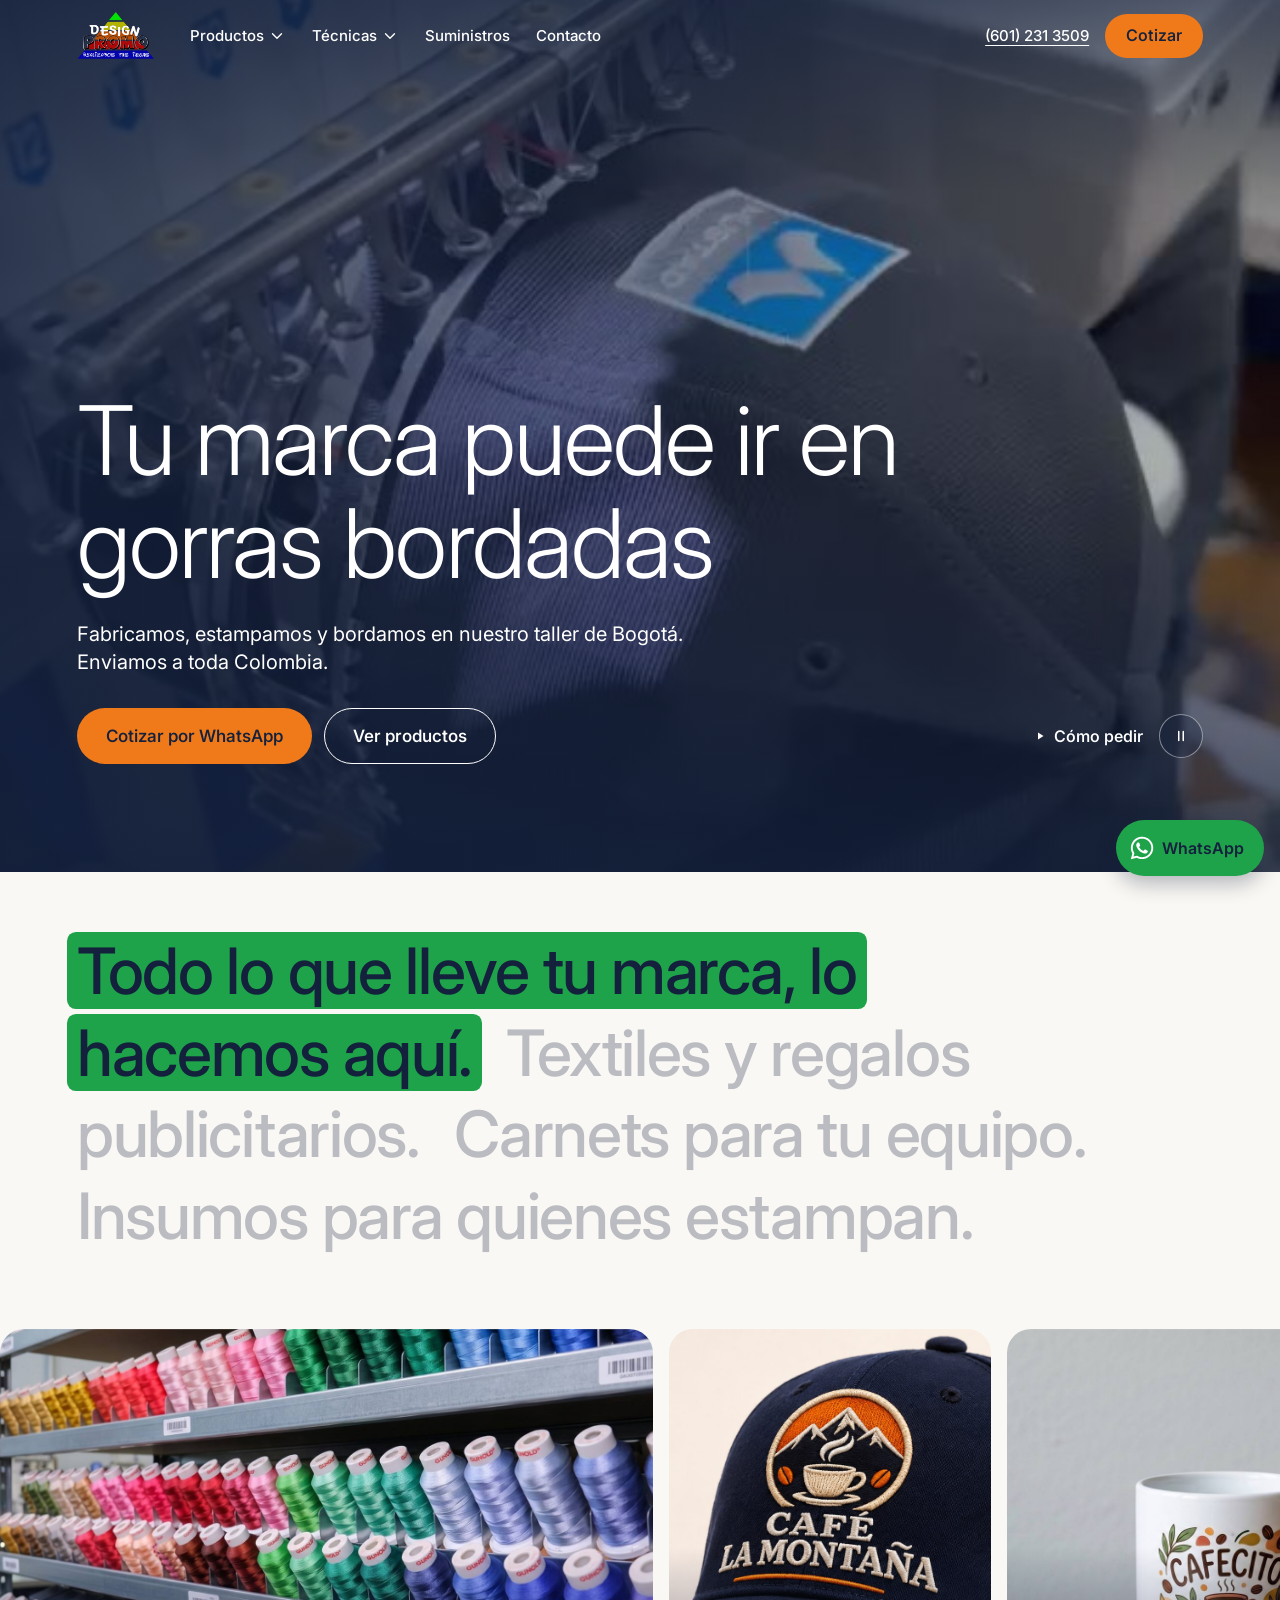
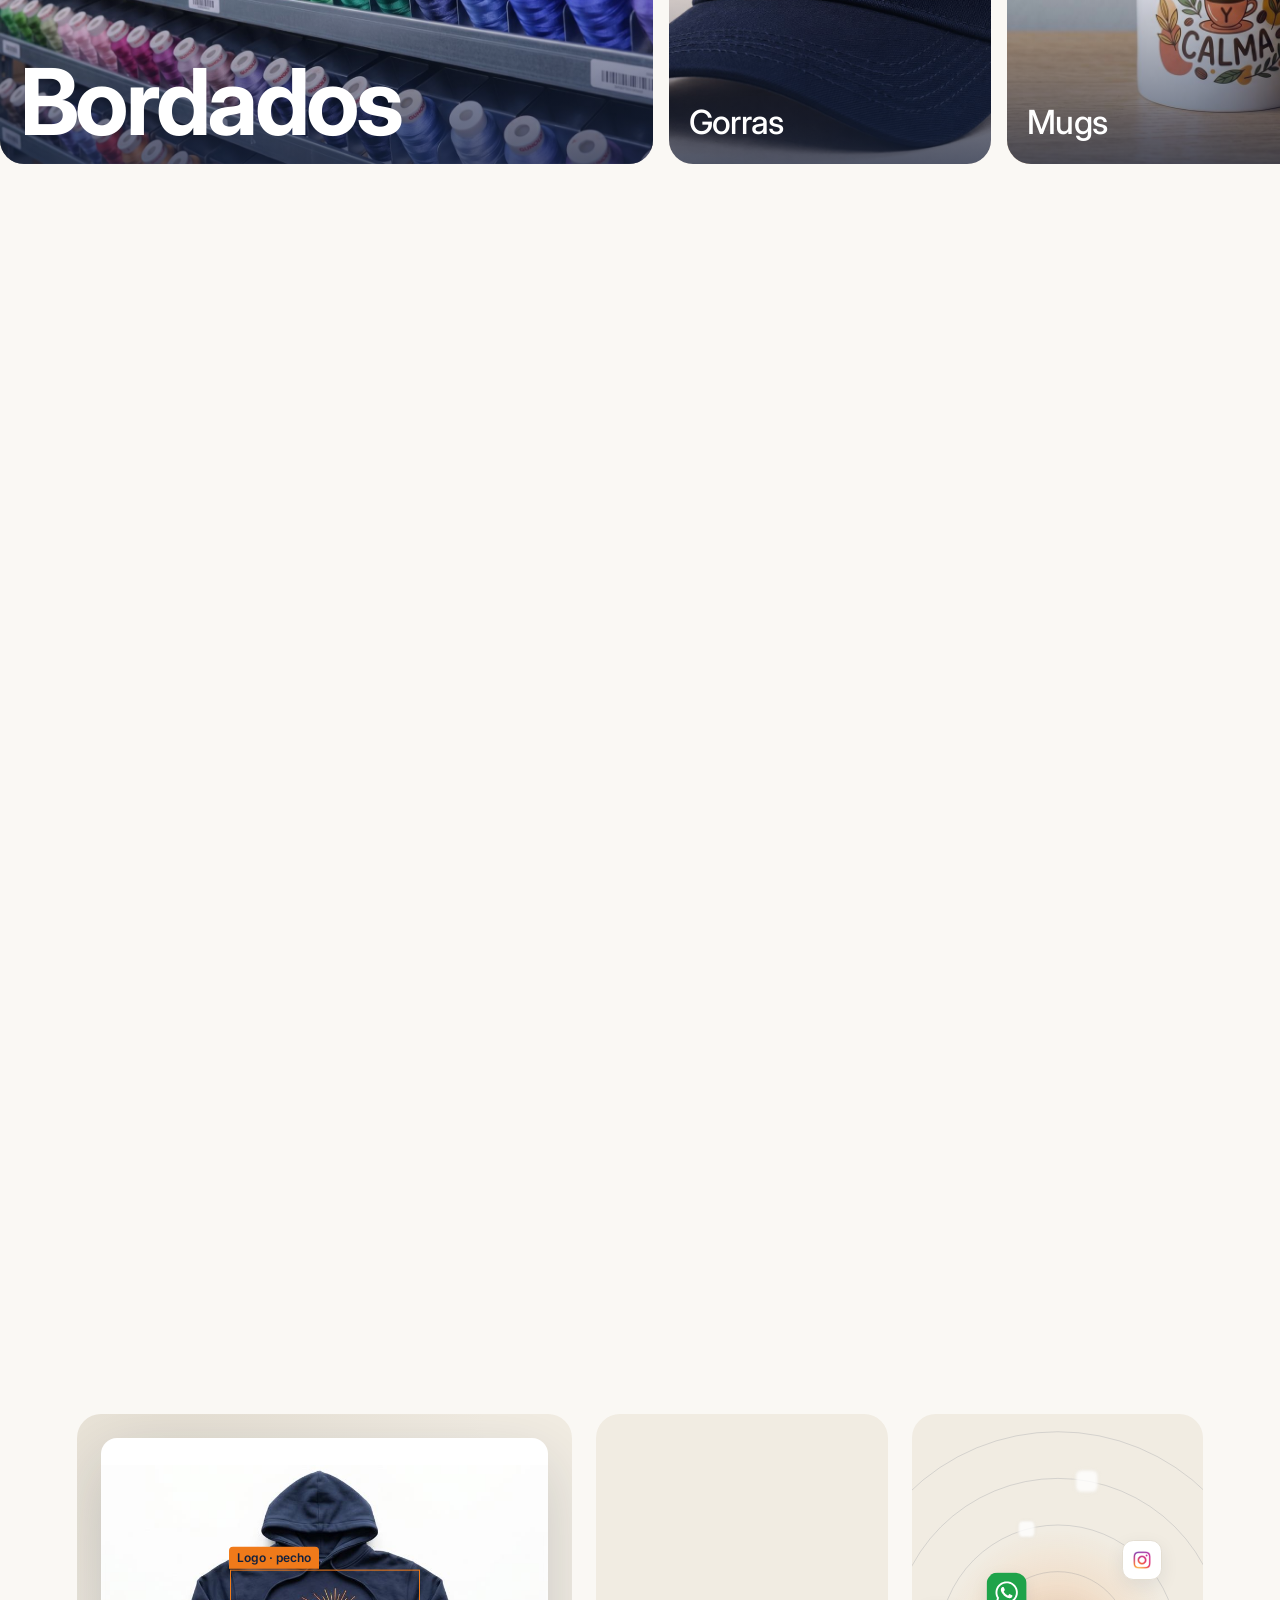
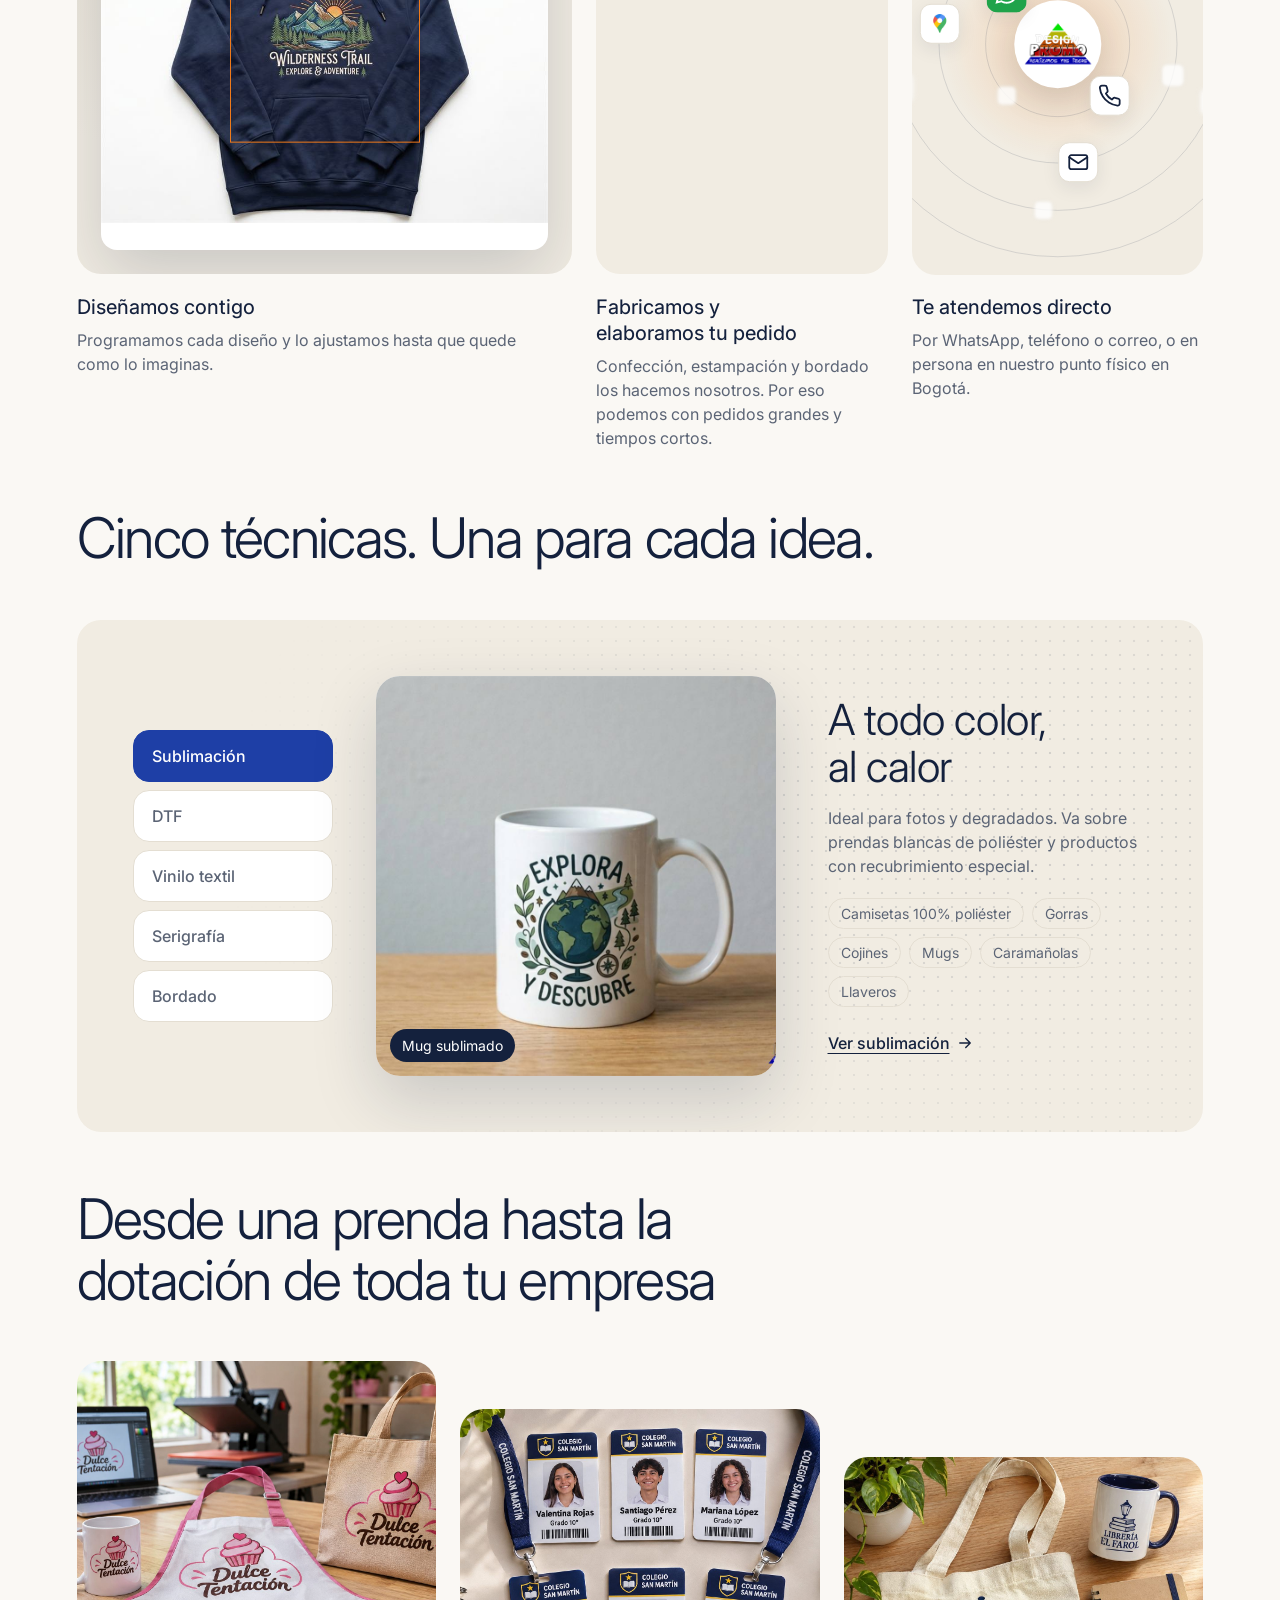
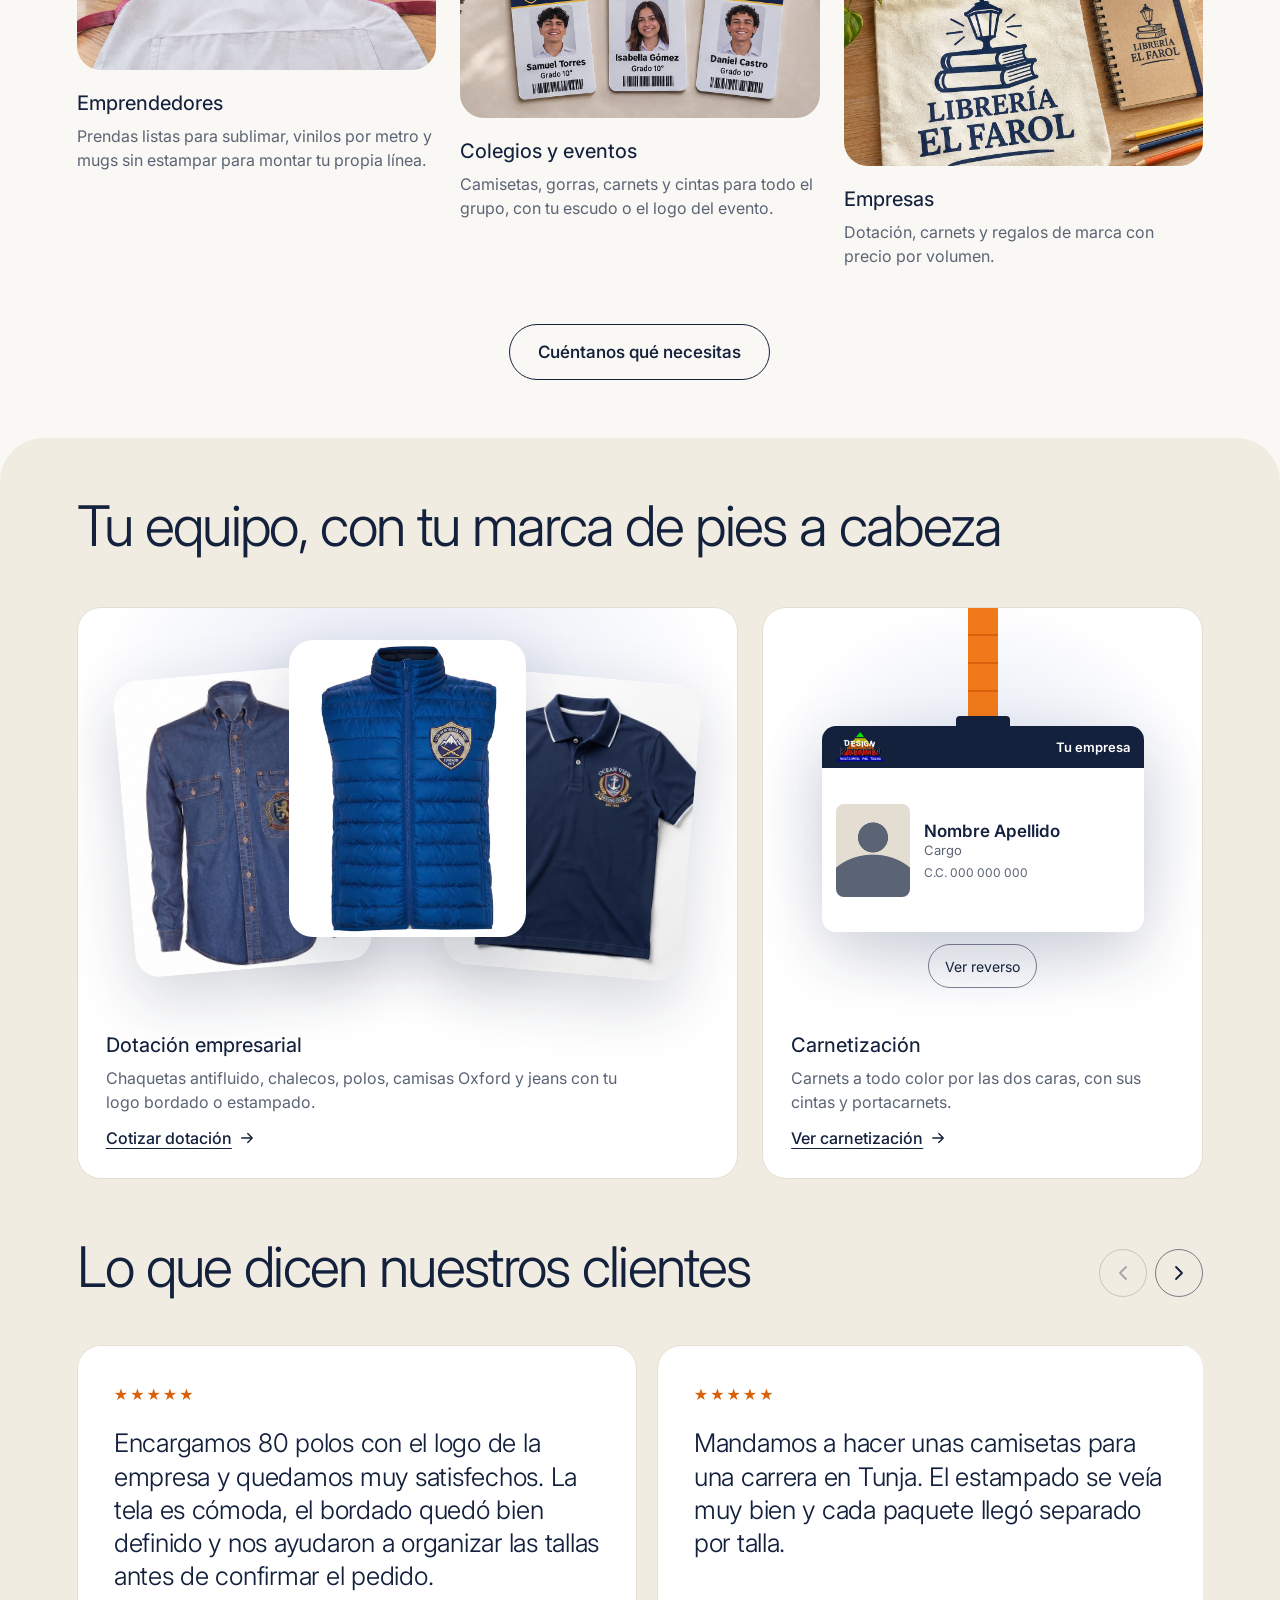
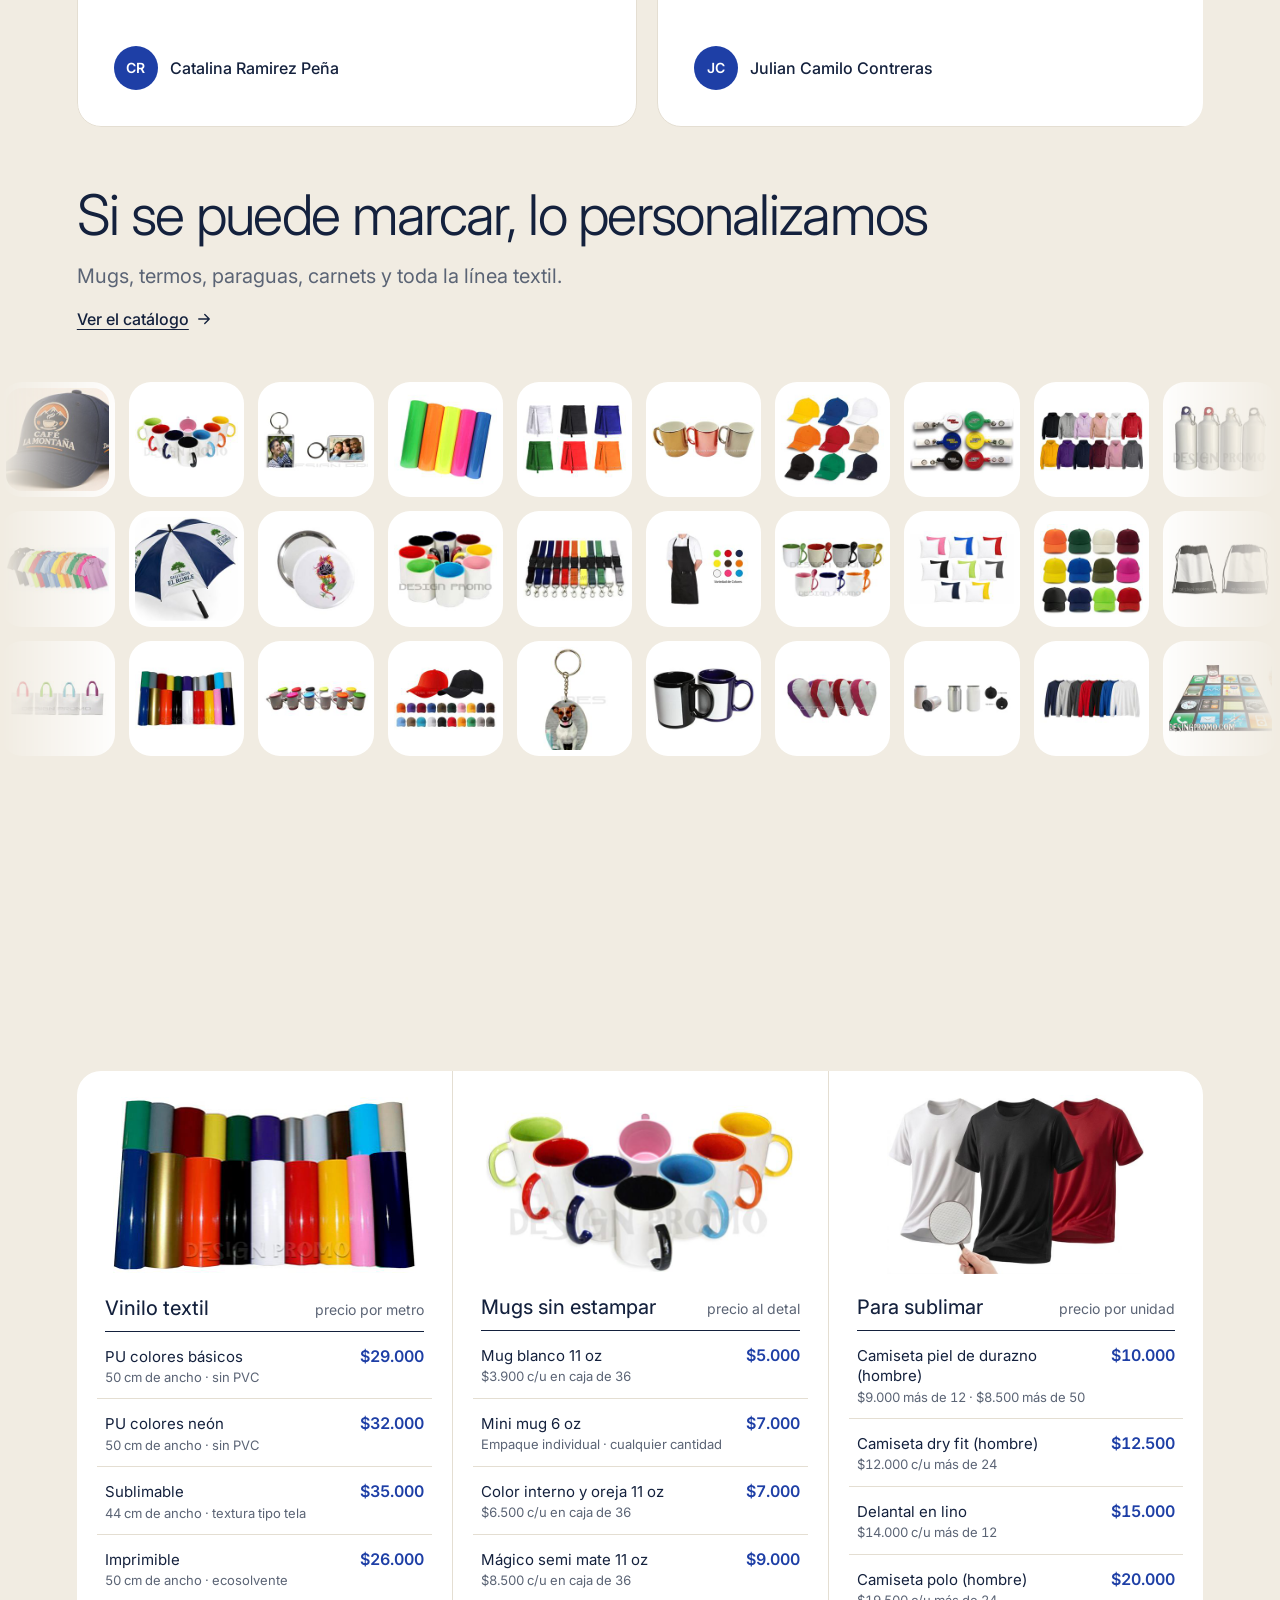
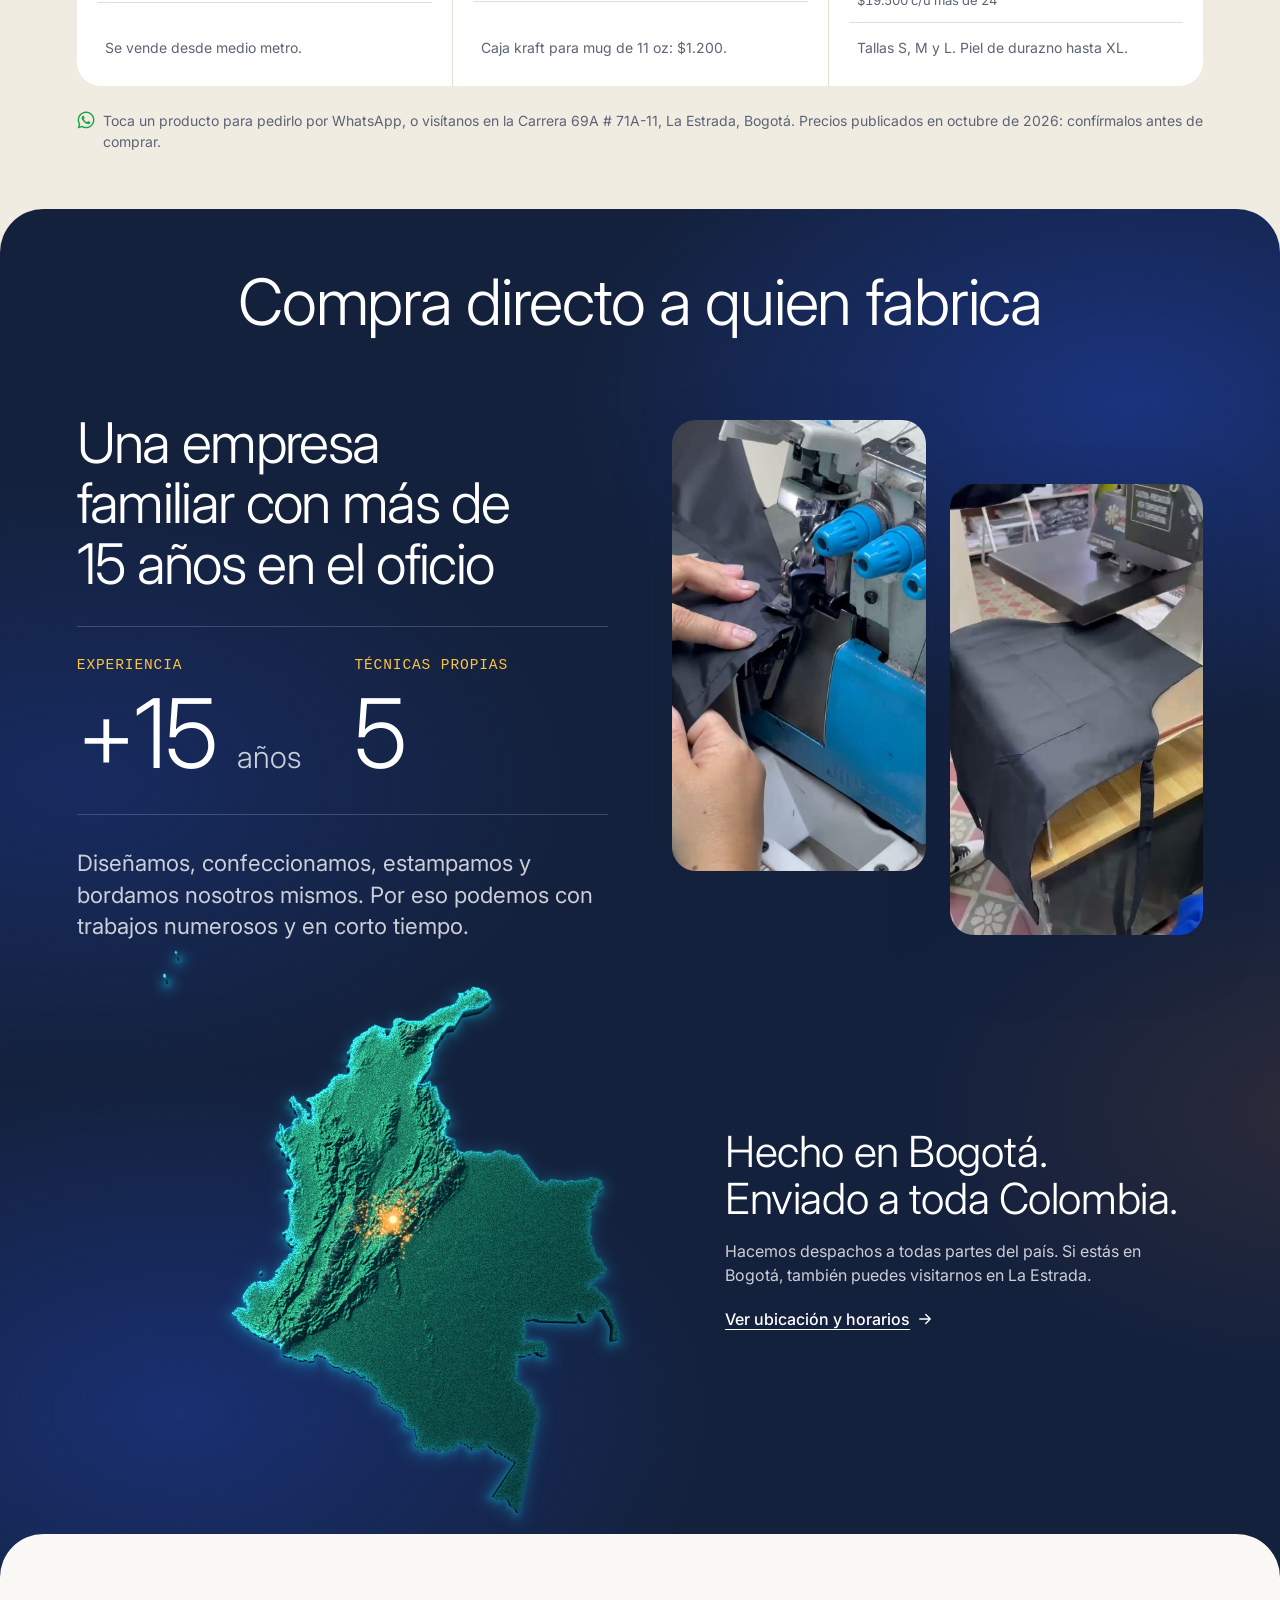
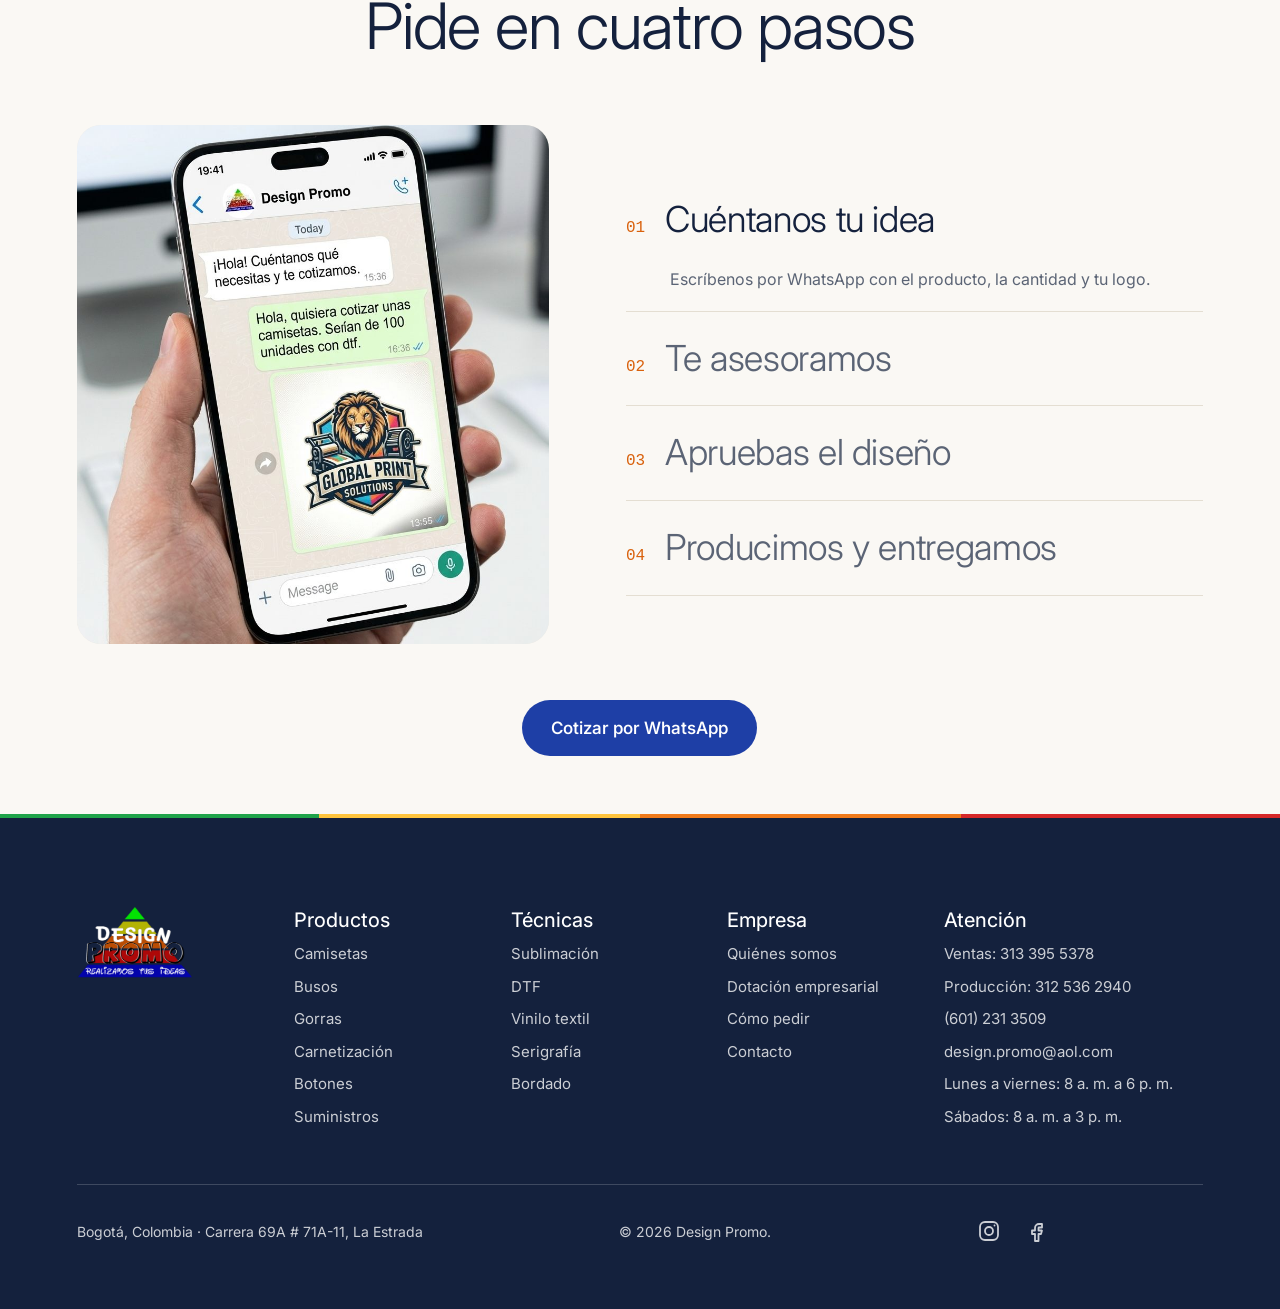
<file: index.html>
<!doctype html>
<html lang="es">
<head>
<meta charset="utf-8">
<meta name="viewport" content="width=device-width, initial-scale=1">
<title>Design Promo | Tu marca en textiles y artículos promocionales</title>
<meta name="description" content="Fabricantes en Bogotá de textiles, estampados, bordados, regalos publicitarios y carnets con tu marca. Envíos a toda Colombia. Cotiza por WhatsApp.">
<meta name="theme-color" content="#14213D">
<meta property="og:title" content="Design Promo | Tu marca en textiles y artículos promocionales">
<meta property="og:description" content="Fabricamos, estampamos y bordamos en Bogotá. Envíos a toda Colombia.">
<meta property="og:type" content="website">
<meta property="og:url" content="https://designpromo.co/">
<link rel="canonical" href="https://designpromo.co/">
<meta property="og:image" content="https://designpromo.co/assets/img/escenas/mug-logo.jpg">
<link rel="icon" href="assets/img/marca/favicon.svg" type="image/svg+xml">
<link rel="preload" href="assets/fonts/inter-latin-var.woff2" as="font" type="font/woff2" crossorigin>
<link rel="preload" href="assets/img/escenas/gorra-bordada-poster.jpg" as="image" fetchpriority="high">
<link rel="stylesheet" href="assets/css/styles.css">
<script>document.documentElement.classList.add('js');</script>
</head>
<body>
<!-- SPRITE -->
<svg class="sprite" aria-hidden="true" focusable="false" xmlns="http://www.w3.org/2000/svg">
	<symbol id="i-chevron" viewBox="0 0 24 24"><path d="m6 9 6 6 6-6" fill="none" stroke="currentColor" stroke-width="1.8" stroke-linecap="round" stroke-linejoin="round"/></symbol>
	<symbol id="i-arrow" viewBox="0 0 24 24"><path d="M5 12h14M13 6l6 6-6 6" fill="none" stroke="currentColor" stroke-width="1.8" stroke-linecap="round" stroke-linejoin="round"/></symbol>
	<symbol id="i-left" viewBox="0 0 24 24"><path d="M15 6l-6 6 6 6" fill="none" stroke="currentColor" stroke-width="1.8" stroke-linecap="round" stroke-linejoin="round"/></symbol>
	<symbol id="i-right" viewBox="0 0 24 24"><path d="M9 6l6 6-6 6" fill="none" stroke="currentColor" stroke-width="1.8" stroke-linecap="round" stroke-linejoin="round"/></symbol>
	<symbol id="i-menu" viewBox="0 0 24 24"><path d="M4 8h16M4 16h16" fill="none" stroke="currentColor" stroke-width="1.8" stroke-linecap="round"/></symbol>
	<symbol id="i-close" viewBox="0 0 24 24"><path d="M6 6l12 12M18 6 6 18" fill="none" stroke="currentColor" stroke-width="1.8" stroke-linecap="round"/></symbol>
	<symbol id="i-play" viewBox="0 0 24 24"><path d="M8 5l11 7-11 7z" fill="currentColor"/></symbol>
	<symbol id="i-pause" viewBox="0 0 24 24"><path d="M9 6v12M15 6v12" fill="none" stroke="currentColor" stroke-width="2" stroke-linecap="round"/></symbol>
	<symbol id="i-truck" viewBox="0 0 24 24"><g fill="none" stroke="currentColor" stroke-width="1.8" stroke-linecap="round" stroke-linejoin="round"><path d="M3 6h11v10H3z"/><path d="M14 9h4l3 3v4h-7z"/><circle cx="7" cy="18" r="2"/><circle cx="17" cy="18" r="2"/></g></symbol>
	<symbol id="i-phone" viewBox="0 0 24 24"><path d="M22 16.9v3a2 2 0 0 1-2.2 2 19.8 19.8 0 0 1-8.6-3 19.5 19.5 0 0 1-6-6 19.8 19.8 0 0 1-3-8.7A2 2 0 0 1 4.2 2h3a2 2 0 0 1 2 1.7c.1 1 .4 1.9.7 2.8a2 2 0 0 1-.5 2.1L8.2 9.9a16 16 0 0 0 6 6l1.3-1.3a2 2 0 0 1 2.1-.4c.9.3 1.8.6 2.8.7a2 2 0 0 1 1.7 2z" fill="none" stroke="currentColor" stroke-width="1.8" stroke-linecap="round" stroke-linejoin="round"/></symbol>
	<symbol id="i-mail" viewBox="0 0 24 24"><g fill="none" stroke="currentColor" stroke-width="1.8" stroke-linecap="round" stroke-linejoin="round"><rect x="3" y="5" width="18" height="14" rx="2"/><path d="m3 7 9 6 9-6"/></g></symbol>
	<symbol id="i-pin" viewBox="0 0 24 24"><g fill="none" stroke="currentColor" stroke-width="1.8" stroke-linecap="round" stroke-linejoin="round"><path d="M20 10c0 6-8 12-8 12s-8-6-8-12a8 8 0 0 1 16 0z"/><circle cx="12" cy="10" r="3"/></g></symbol>
	<symbol id="i-clock" viewBox="0 0 24 24"><g fill="none" stroke="currentColor" stroke-width="1.8" stroke-linecap="round" stroke-linejoin="round"><circle cx="12" cy="12" r="9"/><path d="M12 7v5l3 2"/></g></symbol>
	<symbol id="i-chat" viewBox="0 0 24 24"><path d="M21 11.5a8.4 8.4 0 0 1-12.1 7.5L3 21l2-5.9A8.4 8.4 0 1 1 21 11.5z" fill="none" stroke="currentColor" stroke-width="1.8" stroke-linecap="round" stroke-linejoin="round"/></symbol>
	<symbol id="i-instagram" viewBox="0 0 24 24"><g fill="none" stroke="currentColor" stroke-width="1.8" stroke-linecap="round" stroke-linejoin="round"><rect x="3" y="3" width="18" height="18" rx="5"/><circle cx="12" cy="12" r="4"/><path d="M17.5 6.5h.01"/></g></symbol>
	<symbol id="i-facebook" viewBox="0 0 24 24"><path d="M14 8.5h3V5h-3a4 4 0 0 0-4 4v2.5H7V15h3v7h3.5v-7H16l1-3.5h-3.5V9c0-.3.2-.5.5-.5z" fill="none" stroke="currentColor" stroke-width="1.8" stroke-linecap="round" stroke-linejoin="round"/></symbol>
	<symbol id="i-wa" viewBox="0 0 32 32"><path fill="currentColor" fill-rule="evenodd" d="M15.61 1.01l.9 0 .97 .06 .87 .1 1.06 .21 .9 .23 .89 .3 .84 .33 .92 .45 .82 .46 .84 .55 .85 .65 .62 .53 .81 .81 .5 .56 .54 .67 .57 .81 .49 .8 .5 .94 .42 .98 .29 .8 .24 .84 .21 .92 .14 .84 .11 1.08 .02 1.33-.03 .63-.09 .91-.15 .92-.19 .85-.26 .88-.28 .79-.44 1.01-.34 .68-.34 .59-.52 .81-.42 .57-.44 .55-.47 .53-.58 .59-.57 .52-.61 .51-.56 .41-.72 .48-.66 .4-.84 .43-.62 .27-.63 .25-.7 .24-.67 .19-.65 .15-.71 .13-.86 .12-1.11 .07-.99-.01-.87-.06-.73-.09-.81-.14-.73-.17-.67-.19-.72-.24-.66-.26-.54-.24-.8-.4-7.87 2.06 2.09-7.68-.52-1.02-.27-.58-.33-.85-.25-.78-.25-.97-.18-.94-.11-.91-.06-.8-.01-.69 .04-1.03 .1-.9 .17-1.01 .21-.87 .28-.92 .29-.76 .37-.84 .44-.85 .59-.95 .61-.85 .53-.66 .64-.69 .78-.73 .75-.62 .88-.64 .92-.56 .87-.45 1-.43 .87-.31 1.1-.31 .83-.17 .96-.14zM15.72 3.52l-.79 .05-.85 .11-.76 .14-.87 .24-.77 .26-.82 .35-.73 .37-.7 .42-.6 .4-.89 .71-.82 .79-.45 .49-.62 .79-.43 .63-.38 .65-.39 .77-.35 .83-.23 .65-.21 .78-.17 .8-.11 .81-.06 .81-.01 .82 .05 .81 .09 .77 .15 .77 .19 .75 .24 .74 .31 .79 .31 .66 .35 .63 .49 .81-1.23 4.53 4.66-1.21 1.01 .58 .72 .35 .61 .25 .56 .2 .62 .18 .73 .17 .63 .12 .5 .06 .74 .06 .94 .02 .41-.02 .64-.06 .57-.07 .75-.15 .6-.15 .76-.24 .51-.18 .58-.25 .54-.27 .56-.31 .68-.43 .66-.47 .38-.32 .41-.35 .54-.53 .39-.43 .49-.6 .34-.45 .43-.66 .32-.56 .34-.69 .3-.7 .24-.68 .21-.73 .18-.81 .12-.79 .07-.74 .02-.99-.03-.55-.09-.88-.1-.62-.16-.71-.21-.75-.28-.79-.35-.79-.38-.73-.35-.57-.42-.61-.58-.74-.42-.46-.67-.67-.59-.5-.63-.47-.69-.46-.59-.33-.75-.37-.76-.32-.79-.26-.73-.19-.91-.17-.67-.09-.87-.05zM10.91 8.53l.45 .01 .37 .09 .3 .16 .23 .22 .15 .27 1.14 3.05 .03 .18 0 .13-.04 .14-.09 .17-.22 .33-.8 .91-.15 .28-.05 .24 .02 .14 .06 .12 .47 .79 .36 .52 .56 .72 .28 .32 .46 .46 .49 .43 .53 .4 .57 .39 .78 .45 .39 .2 .3 .11 .18 .04 .18 0 .1-.02 .15-.08 .79-.85 .63-.76 .15-.14 .16-.06 .14 0 .15 .04 .33 .13 1.21 .62 1.76 .95 .15 .11 .07 .1 .04 .19-.01 .38-.11 .6-.16 .51-.15 .34-.2 .27-.33 .32-.6 .42-.47 .25-.53 .2-.57 .12-.64 .04-.5-.04-.68-.14-.6-.19-.96-.37-1.33-.59-.78-.41-.68-.43-.62-.45-.86-.73-.78-.77-.62-.69-.6-.74-.62-.86-.83-1.29-.36-.63-.31-.67-.23-.63-.17-.7-.08-.56 .02-.73 .1-.65 .14-.45 .1-.26 .3-.56 .42-.55 .41-.42 .13-.11 .18-.11 .25-.11 .28-.07z"/></symbol>
</svg>
<!-- /SPRITE -->

<!-- CABECERA -->
<a class="skip" href="#contenido">Saltar al contenido</a>

<header class="site-header" data-header>
	<div class="site-header__bar wrap">
		<a class="logo" href="index.html" aria-label="Design Promo, ir al inicio"><img src="assets/img/marca/logo-design-promo.png" alt="" width="300" height="187"></a>

		<nav class="nav" id="nav-principal" aria-label="Principal" data-nav>
			<ul class="nav__list">
				<li class="nav__item">
					<button class="nav__link" type="button" aria-expanded="false" aria-controls="menu-productos">Productos <svg class="icon icon--s"><use href="#i-chevron"/></svg></button>
					<div class="nav__panel nav__panel--wide" id="menu-productos" hidden>
						<div class="nav__col">
							<p class="nav__heading"><a href="productos.html">Textiles</a></p>
							<ul>
								<li><a href="productos.html#camisetas">Camisetas</a></li>
								<li><a href="productos.html#busos">Busos</a></li>
								<li><a href="productos.html#gorras">Gorras</a></li>
								<li><a href="productos.html#chaquetas">Chaquetas y chalecos</a></li>
							</ul>
						</div>
						<div class="nav__col">
							<p class="nav__heading"><a href="productos.html">Más textiles</a></p>
							<ul>
								<li><a href="productos.html#delantales">Delantales</a></li>
								<li><a href="productos.html#infantil">Línea infantil</a></li>
								<li><a href="productos.html#camisas">Camisas y jeans</a></li>
								<li><a href="productos.html#bolsos">Bolsos y tulas</a></li>
								<li><a href="productos.html#cojines">Cojines</a></li>
								<li><a href="productos.html#paraguas">Paraguas</a></li>
							</ul>
						</div>
						<div class="nav__col">
							<p class="nav__heading"><a href="productos.html#mugs">Mugs y carnets</a></p>
							<ul>
								<li><a href="productos.html#mugs">Mugs, termos y caramañolas</a></li>
								<li><a href="productos.html#carnetizacion">Carnetización</a></li>
								<li><a href="productos.html#botones">Botones</a></li>
							</ul>
						</div>
						<div class="nav__col">
							<p class="nav__heading"><a href="productos.html#suministros">Para estampadores</a></p>
							<ul>
								<li><a href="productos.html#suministros">Vinilos y papeles</a></li>
								<li><a href="productos.html#mugs">Mugs sin estampar</a></li>
							</ul>
						</div>
					</div>
				</li>
				<li class="nav__item">
					<button class="nav__link" type="button" aria-expanded="false" aria-controls="menu-tecnicas">Técnicas <svg class="icon icon--s"><use href="#i-chevron"/></svg></button>
					<div class="nav__panel" id="menu-tecnicas" hidden>
						<ul class="nav__rich">
							<li><a href="tecnicas.html#sublimacion"><strong>Sublimación</strong><span>A todo color sobre poliéster y mugs</span></a></li>
							<li><a href="tecnicas.html#dtf"><strong>DTF</strong><span>Detalle fino en algodón y mezclas</span></a></li>
							<li><a href="tecnicas.html#vinilo"><strong>Vinilo textil</strong><span>Nombres, números y colores planos</span></a></li>
							<li><a href="tecnicas.html#serigrafia"><strong>Serigrafía</strong><span>Campañas de grandes cantidades</span></a></li>
							<li><a href="tecnicas.html#bordado"><strong>Bordado</strong><span>Logos con relieve, desde 1 unidad</span></a></li>
						</ul>
					</div>
				</li>
				<li class="nav__item"><a class="nav__link" href="productos.html#suministros">Suministros</a></li>
				<li class="nav__item"><a class="nav__link" href="contacto.html">Contacto</a></li>
			</ul>
			<a class="nav__pill" href="contacto.html#envios"><svg class="icon icon--s"><use href="#i-truck"/></svg> Envíos a toda Colombia</a>
		</nav>

		<div class="site-header__actions">
			<a class="site-header__tel" href="tel:+576012313509">(601) 231 3509</a>
			<a class="btn btn--primary btn--sm" href="https://wa.me/573133955378?text=Hola%2C%20quisiera%20realizar%20una%20cotizaci%C3%B3n" target="_blank" rel="noopener">Cotizar</a>
			<button class="menu-toggle" type="button" aria-expanded="false" aria-controls="nav-principal" aria-label="Abrir menú" data-menu-toggle>
				<svg class="icon menu-toggle__open"><use href="#i-menu"/></svg>
				<svg class="icon menu-toggle__close"><use href="#i-close"/></svg>
			</button>
		</div>
	</div>
</header>
<!-- /CABECERA -->

<main>
	<!-- Hero: se queda fijo mientras la primera hoja sube por encima. -->
	<section class="hero" aria-labelledby="hero-titulo" data-hero>
		<div class="hero__media" aria-hidden="true">
			<div class="hero__slide is-active"><video class="hero__video" data-src="assets/video/gorra-bordada.mp4" poster="assets/img/escenas/gorra-bordada-poster.jpg" style="object-position: 50% 45%" width="576" height="1024" muted playsinline preload="metadata"></video></div>
			<div class="hero__slide"><img data-src="assets/img/escenas/mug-logo-limpio.jpg" alt="" width="1780" height="1110"></div>
			<div class="hero__slide"><video class="hero__video hero__video--ancho" data-src="assets/video/gorra-condores.mp4" poster="assets/img/escenas/hero-condores.jpg" style="object-position: 70% 50%" width="1916" height="1080" muted playsinline preload="metadata" data-reinicia></video></div>
			<div class="hero__slide"><video class="hero__video" data-src="assets/video/bordado.mp4" poster="assets/img/escenas/bordado-poster.jpg" width="576" height="1024" muted loop playsinline preload="metadata"></video></div>
			<div class="hero__slide"><img data-src="assets/img/escenas/plancha-pulpo.jpg" alt="" width="1216" height="912"></div>
			<div class="hero__slide"><img data-src="assets/img/escenas/hero-carnets-andina.jpg" alt="" style="object-position: 66% 50%" width="1672" height="941"></div>
			<div class="hero__slide"><img data-src="assets/img/escenas/hero-kit-cafe.jpg" alt="" style="object-position: 66% 50%" width="1672" height="941"></div>
		</div>
		<div class="hero__inner wrap">
			<h1 class="hero__title" id="hero-titulo">
				<span class="sr-only">Tu marca puede ir en gorras, mugs, polos, camisetas, carnets y toda tu dotación</span>
				<span aria-hidden="true">
					Tu marca puede ir en
					<span class="rotor">
						<span class="rotor__word is-active">gorras bordadas</span>
						<span class="rotor__word">mugs sublimados</span>
						<span class="rotor__word">gorras de malla</span>
						<span class="rotor__word">polos bordados</span>
						<span class="rotor__word">cada camiseta</span>
						<span class="rotor__word">carnets a color</span>
						<span class="rotor__word">toda tu dotación</span>
					</span>
				</span>
			</h1>
			<p class="hero__text">Fabricamos, estampamos y bordamos en nuestro taller de Bogotá. Enviamos a toda Colombia.</p>
			<div class="hero__actions">
				<a class="btn btn--primary btn--lg" href="https://wa.me/573133955378?text=Hola%2C%20quisiera%20realizar%20una%20cotizaci%C3%B3n" target="_blank" rel="noopener">Cotizar por WhatsApp</a>
				<a class="btn btn--secondary btn--lg" href="productos.html">Ver productos</a>
				<div class="hero__side">
					<a href="#como-pedir"><svg class="icon icon--xs"><use href="#i-play"/></svg> Cómo pedir</a>
					<button class="pause" type="button" aria-pressed="false" aria-label="Pausar animaciones" data-pause>
						<svg class="icon icon--s pause__stop"><use href="#i-pause"/></svg>
						<svg class="icon icon--s pause__go"><use href="#i-play"/></svg>
					</button>
				</div>
			</div>
		</div>
	</section>

	<div class="sheet sheet--fondo" id="contenido">
		<!-- Frase que se ilumina por partes al hacer scroll -->
		<section class="statement wrap" aria-labelledby="declaracion">
			<h2 class="statement__text" id="declaracion" data-statement>
				<span>Todo lo que lleve tu marca, lo hacemos aquí.</span>
				<span>Textiles y regalos publicitarios.</span>
				<span>Carnets para tu equipo.</span>
				<span>Insumos para quienes estampan.</span>
			</h2>
		</section>

		<!-- Carrusel continuo: main.js duplica el conjunto para el bucle. -->
		<section class="marquee" aria-label="Productos destacados" data-marquee>
			<div class="marquee__track">
				<div class="marquee__set">
					<a class="tile tile--wide" href="tecnicas.html#bordado"><img src="assets/img/escenas/hilos.jpg" alt="Estantería con conos de hilo de bordar de muchos colores" loading="lazy" width="1920" height="960"><span class="tile__label tile__label--xl">Bordados</span></a>
					<a class="tile tile--narrow" href="productos.html#gorras"><img src="assets/img/tiles/gorra-cafe-montana.jpg" alt="Gorra azul con el logo de Café La Montaña bordado en relieve" loading="lazy" width="758" height="1024"><span class="tile__label">Gorras</span></a>
					<a class="tile tile--mid" href="productos.html#mugs"><img src="assets/img/escenas/mug-1.jpg" alt="Mug blanco sublimado con la frase Cafecito y calma" loading="lazy" width="1200" height="900"><span class="tile__label">Mugs</span></a>
					<a class="tile tile--narrow tile--paper" href="productos.html#chaquetas"><img src="assets/img/tiles/chaleco-bordado.jpg" alt="Chaleco acolchado azul con escudo bordado" loading="lazy" width="800" height="1001"><span class="tile__label">Chalecos</span></a>
					<a class="tile tile--wide" href="tecnicas.html#dtf"><img src="assets/img/escenas/dtf-pelicula.jpg" alt="Impresora DTF imprimiendo logos de clientes sobre película" loading="lazy" width="1411" height="941"><span class="tile__label tile__label--xl">DTF</span></a>
					<a class="tile tile--mid" href="productos.html#gorras"><img src="assets/img/escenas/gorra-tinto.jpg" alt="Gorra de malla naranja estampada con la frase Tinto y pa'lante" loading="lazy" width="1000" height="1000"><span class="tile__label">Estampadas</span></a>
					<a class="tile tile--narrow tile--paper" href="productos.html#busos"><img src="assets/img/tiles/buso-amarillo.jpg" alt="Buso amarillo con guacamaya estampada" loading="lazy" width="800" height="800"><span class="tile__label">Busos</span></a>
					<a class="tile tile--mid" href="productos.html#camisetas"><img src="assets/img/escenas/camisetas-panaderia.jpg" alt="Tres camisetas dobladas en blanco, naranja y azul con el logo de Panadería San José" loading="lazy" width="1000" height="1000"><span class="tile__label">Camisetas</span></a>
					<a class="tile tile--narrow" href="productos.html#bolsos"><img src="assets/img/tiles/bolso-hecho-bogota.jpg" alt="Bolso negro de lona estampado con la frase Hecho en Bogotá" loading="lazy" width="800" height="1082"><span class="tile__label">Bolsos</span></a>
					<a class="tile tile--mid" href="productos.html#busos"><img src="assets/img/productos/hoodie-mascota.jpg" alt="Bulldog francés con buso rojo" loading="lazy" width="640" height="512"><span class="tile__label">Mascotas</span></a>
					<a class="tile tile--narrow" href="productos.html#paraguas"><img src="assets/img/tiles/paraguas-candelaria.jpg" alt="Paraguas rojo y blanco con el logo de un hotel, bajo la lluvia" loading="lazy" width="758" height="1024"><span class="tile__label">Paraguas</span></a>
					<a class="tile tile--mid" href="tecnicas.html#bordado"><img src="assets/img/escenas/bordado-colegio.jpg" alt="Escudo de colegio bordado en hilo dorado sobre tela azul" loading="lazy" width="1138" height="1024"><span class="tile__label">Escudos</span></a>
					<a class="tile tile--narrow" href="productos.html#carnetizacion"><img src="assets/img/tiles/carnet-ponente.jpg" alt="Escarapela de ponente con foto, nombre y cinta naranja" loading="lazy" width="758" height="1024"><span class="tile__label">Carnets</span></a>
				</div>
			</div>
		</section>

		<!-- Cotizador: arma el mensaje y lo deja listo para WhatsApp. -->
		<section class="section wrap" id="cotizar" aria-labelledby="cotizar-titulo">
			<div class="quote">
				<div class="quote__body">
					<h2 class="t-h2" id="cotizar-titulo">Tu cotización empieza en un chat</h2>
					<p class="t-lg quote__lead">Elige lo que necesitas y te dejamos el mensaje listo. Lo envías por WhatsApp y te respondemos con tu cotización.</p>

					<form class="form" data-quote>
						<fieldset class="field">
							<legend>¿Qué quieres personalizar?</legend>
							<div class="chips">
								<label class="chip"><input type="radio" name="producto" value="camisetas" checked><span>Camisetas</span></label>
								<label class="chip"><input type="radio" name="producto" value="busos"><span>Busos</span></label>
								<label class="chip"><input type="radio" name="producto" value="gorras" data-sin="Serigrafía"><span>Gorras</span></label>
								<label class="chip"><input type="radio" name="producto" value="chaquetas o chalecos" data-sin="Serigrafía"><span>Chaquetas</span></label>
								<label class="chip"><input type="radio" name="producto" value="mugs" data-solo="Sublimación"><span>Mugs</span></label>
								<label class="chip"><input type="radio" name="producto" value="carnets" data-sin-tecnica><span>Carnets</span></label>
								<label class="chip"><input type="radio" name="producto" value="cintas portacarnet" data-sin="Bordado,DTF"><span>Cintas portacarnet</span></label>
							</div>
							<label class="field__label field__label--otro" for="q-otro">¿Otro producto? <span>Escríbelo aquí</span></label>
							<input class="input" id="q-otro" name="producto_otro" type="text" autocomplete="off" maxlength="60" data-quote-otro>
						</fieldset>

						<fieldset class="field" data-quote-tecnica>
							<legend>¿Con qué técnica?</legend>
							<div class="chips">
								<label class="chip"><input type="radio" name="tecnica" value="" checked><span>Que me asesoren</span></label>
								<label class="chip"><input type="radio" name="tecnica" value="Bordado"><span>Bordado</span></label>
								<label class="chip"><input type="radio" name="tecnica" value="Sublimación"><span>Sublimación</span></label>
								<label class="chip"><input type="radio" name="tecnica" value="DTF"><span>DTF</span></label>
								<label class="chip"><input type="radio" name="tecnica" value="Vinilo textil"><span>Vinilo</span></label>
								<label class="chip"><input type="radio" name="tecnica" value="Serigrafía"><span>Serigrafía</span></label>
							</div>
						</fieldset>

						<fieldset class="field">
							<legend>¿Cuántas unidades?</legend>
							<div class="chips">
								<label class="chip"><input type="radio" name="cantidad" value="1 a 11" checked><span>1 a 11</span></label>
								<label class="chip"><input type="radio" name="cantidad" value="12 a 49"><span>12 a 49</span></label>
								<label class="chip"><input type="radio" name="cantidad" value="50 a 199"><span>50 a 199</span></label>
								<label class="chip"><input type="radio" name="cantidad" value="200 o más"><span>200 o más</span></label>
							</div>
						</fieldset>

						<div class="field">
							<label class="field__label" for="q-nombre">Tu nombre o empresa <span>(opcional)</span></label>
							<input class="input" id="q-nombre" name="nombre" type="text" autocomplete="organization" maxlength="60">
						</div>

						<div class="form__send">
							<a class="btn btn--whatsapp btn--lg" href="https://wa.me/573133955378?text=Hola%2C%20quisiera%20realizar%20una%20cotizaci%C3%B3n" target="_blank" rel="noopener" data-quote-send><svg class="icon icon--s"><use href="#i-wa"/></svg> Enviar por WhatsApp</a>
							<p class="form__note" role="status" data-quote-status>Se abre WhatsApp con tu mensaje listo. Si tienes una imagen de referencia, adjúntala en el chat.</p>
						</div>
					</form>
				</div>

				<div class="phone" aria-hidden="true">
					<div class="phone__screen">
						<div class="phone__bar">
							<img class="phone__avatar" src="assets/img/marca/logo-design-promo.png" alt="" width="300" height="187">
							<div><strong>Design Promo</strong><span>Ventas · 313 395 5378</span></div>
						</div>
						<div class="phone__chat">
							<p class="bubble bubble--in">¡Hola! Cuéntanos qué necesitas y te cotizamos.</p>
							<p class="bubble bubble--out" data-quote-preview>Hola, quisiera cotizar camisetas. Serían de 1 a 11 unidades y quisiera que me asesoren con la técnica.</p>
						</div>
						<div class="phone__input"><span>Mensaje listo para enviar</span><i><svg class="icon icon--s"><use href="#i-right"/></svg></i></div>
					</div>
				</div>
			</div>
		</section>

		<!-- Tarjetas que se ensanchan al pasar el puntero -->
		<section class="section section--flush-top wrap" id="taller" aria-labelledby="taller-titulo">
			<h2 class="t-h2 section__head" id="taller-titulo">Del diseño a la entrega.<br><span class="subrayado">Sin intermediarios</span>.</h2>
			<div class="flex-cards" data-flexcards>
				<article class="flex-card is-active">
					<div class="flex-card__media flex-card__media--editor" aria-hidden="true">
						<div class="editor">
							<img src="assets/img/tiles/hoodie-negro-bordado.jpg" alt="" loading="lazy" width="800" height="640">
							<div class="editor__box"><span>Logo · pecho</span></div>
						</div>
					</div>
					<h3 class="t-h4">Diseñamos contigo</h3>
					<p class="flex-card__text">Programamos cada diseño y lo ajustamos hasta que quede como lo imaginas.</p>
				</article>
				<article class="flex-card">
					<div class="flex-card__media" aria-hidden="true">
						<video class="flex-card__video" src="assets/video/bordado-1.mp4" muted loop playsinline preload="metadata" data-autoplay></video>
					</div>
					<h3 class="t-h4">Fabricamos y elaboramos tu pedido</h3>
					<p class="flex-card__text">Confección, estampación y bordado los hacemos nosotros. Por eso podemos con pedidos grandes y tiempos cortos.</p>
				</article>
				<article class="flex-card">
					<div class="flex-card__media orbit" aria-hidden="true">
						<span class="orbit__core"><img src="assets/img/marca/logo-design-promo.png" alt="" width="300" height="187" loading="lazy"></span>
						<div class="orbit__ring orbit__ring--in">
							<span class="orbit__item orbit__item--ghost" style="--a: 135deg; --s: 0.5"><i></i></span>
							<span class="orbit__item orbit__item--wa" style="--a: -135deg"><i><svg class="icon"><use href="#i-wa"/></svg></i></span>
							<span class="orbit__item" style="--a: 45deg"><i><svg class="icon"><use href="#i-phone"/></svg></i></span>
						</div>
						<div class="orbit__ring orbit__ring--out">
							<span class="orbit__item orbit__item--ghost" style="--a: 15deg; --s: 0.6"><i></i></span>
							<span class="orbit__item orbit__item--ghost" style="--a: 255deg; --s: 0.45"><i></i></span>
							<span class="orbit__item orbit__item--logo" style="--a: -45deg"><i><img src="assets/img/marca/instagram.png" alt="" width="512" height="512" loading="lazy"></i></span>
							<span class="orbit__item" style="--a: 80deg"><i><svg class="icon"><use href="#i-mail"/></svg></i></span>
							<span class="orbit__item orbit__item--logo" style="--a: 190deg"><i><img src="assets/img/marca/google-maps.png" alt="" width="256" height="256" loading="lazy"></i></span>
						</div>
						<div class="orbit__ring orbit__ring--far">
							<span class="orbit__item orbit__item--ghost" style="--a: 20deg; --s: 0.75"><i></i></span>
							<span class="orbit__item orbit__item--ghost" style="--a: 95deg; --s: 0.5"><i></i></span>
							<span class="orbit__item orbit__item--ghost" style="--a: 165deg; --s: 0.85"><i></i></span>
							<span class="orbit__item orbit__item--ghost" style="--a: 280deg; --s: 0.6"><i></i></span>
						</div>
					</div>
					<h3 class="t-h4">Te atendemos directo</h3>
					<p class="flex-card__text">Por WhatsApp, teléfono o correo, o en persona en nuestro punto físico en Bogotá.</p>
				</article>
			</div>
		</section>

		<!-- Selector de técnicas -->
		<section class="section section--flush-top wrap" id="tecnicas" aria-labelledby="tecnicas-titulo">
			<h2 class="t-h2 section__head" id="tecnicas-titulo">Cinco técnicas. Una para cada idea.</h2>
			<div class="tech" data-tabs>
				<div class="tech__tabs" role="tablist" aria-label="Técnicas de personalización" aria-orientation="vertical">
					<button class="tech__tab" type="button" role="tab" id="tab-sublimacion" aria-selected="true" aria-controls="panel-sublimacion">Sublimación</button>
					<button class="tech__tab" type="button" role="tab" id="tab-dtf" aria-selected="false" aria-controls="panel-dtf" tabindex="-1">DTF</button>
					<button class="tech__tab" type="button" role="tab" id="tab-vinilo" aria-selected="false" aria-controls="panel-vinilo" tabindex="-1">Vinilo textil</button>
					<button class="tech__tab" type="button" role="tab" id="tab-serigrafia" aria-selected="false" aria-controls="panel-serigrafia" tabindex="-1">Serigrafía</button>
					<button class="tech__tab" type="button" role="tab" id="tab-bordado" aria-selected="false" aria-controls="panel-bordado" tabindex="-1">Bordado</button>
				</div>

				<div class="tech__panel" id="panel-sublimacion" role="tabpanel" aria-labelledby="tab-sublimacion" tabindex="0">
					<figure class="tech__card"><img src="assets/img/escenas/mug-2.jpg" alt="Mug blanco sublimado a todo color" loading="lazy" width="1200" height="900"><figcaption>Mug sublimado</figcaption></figure>
					<div class="tech__info">
						<h3 class="t-h3">A todo color, al calor</h3>
						<p>Ideal para fotos y degradados. Va sobre prendas blancas de poliéster y productos con recubrimiento especial.</p>
						<ul class="tags"><li>Camisetas 100% poliéster</li><li>Gorras</li><li>Cojines</li><li>Mugs</li><li>Caramañolas</li><li>Llaveros</li></ul>
						<a class="link" href="tecnicas.html#sublimacion">Ver sublimación <svg class="icon icon--s"><use href="#i-arrow"/></svg></a>
					</div>
				</div>

				<div class="tech__panel" id="panel-dtf" role="tabpanel" aria-labelledby="tab-dtf" tabindex="0" hidden>
					<figure class="tech__card"><img src="assets/img/escenas/dtf-barranquilla.jpg" alt="Manos retirando la película DTF de una camiseta negra con una guacamaya estampada" loading="lazy" width="1000" height="1000"><figcaption>Camiseta con DTF</figcaption></figure>
					<div class="tech__info">
						<h3 class="t-h3">Detalle fino en casi cualquier tela</h3>
						<p>Imprimimos tu diseño en película y lo transferimos con plancha térmica. Funciona en prendas claras y oscuras.</p>
						<ul class="tags"><li>Algodón</li><li>Poliéster</li><li>Mezclas</li><li>Logos</li><li>Ilustraciones</li><li>Textos</li></ul>
						<a class="link" href="tecnicas.html#dtf">Ver DTF <svg class="icon icon--s"><use href="#i-arrow"/></svg></a>
					</div>
				</div>

				<div class="tech__panel" id="panel-vinilo" role="tabpanel" aria-labelledby="tab-vinilo" tabindex="0" hidden>
					<figure class="tech__card"><img src="assets/img/escenas/vinilos.jpg" alt="Rollos de vinilo textil de muchos colores" loading="lazy" width="1024" height="1024"><figcaption>Vinilo por colores</figcaption></figure>
					<div class="tech__info">
						<h3 class="t-h3">Nombres, números y colores planos</h3>
						<p>Cortamos tu diseño en plotter y lo fijamos con plancha industrial. Resiste los lavados y se ve brillante incluso en ropa negra.</p>
						<ul class="tags"><li>Camisetas deportivas</li><li>Logos definidos</li><li>Metálicos</li><li>Reflectivos</li><li>Neón</li></ul>
						<a class="link" href="tecnicas.html#vinilo">Ver vinilo textil <svg class="icon icon--s"><use href="#i-arrow"/></svg></a>
					</div>
				</div>

				<div class="tech__panel" id="panel-serigrafia" role="tabpanel" aria-labelledby="tab-serigrafia" tabindex="0" hidden>
					<figure class="tech__card"><img src="assets/img/escenas/serigrafia-carrera.jpg" alt="Camiseta azul oscura estampada en serigrafía naranja y crema con la frase Carrera Atlética Bogotá 2027" loading="lazy" width="1000" height="1000"><figcaption>Tintas planas</figcaption></figure>
					<div class="tech__info">
						<h3 class="t-h3">Para campañas de grandes cantidades</h3>
						<p>Se aplica sobre toda prenda textil y, por su precio, es la opción para tirajes masivos. Usamos pulpo serigráfico para mayor exactitud.</p>
						<ul class="tags"><li>Plastisol</li><li>Foil</li><li>Flock</li><li>Puff</li><li>Escarcha</li><li>Metalizados</li><li>Fluorescentes</li></ul>
						<a class="link" href="tecnicas.html#serigrafia">Ver serigrafía <svg class="icon icon--s"><use href="#i-arrow"/></svg></a>
					</div>
				</div>

				<div class="tech__panel" id="panel-bordado" role="tabpanel" aria-labelledby="tab-bordado" tabindex="0" hidden>
					<figure class="tech__card"><img src="assets/img/tiles/gorra-bordada.jpg" alt="Gorra azul oscura con logo bordado en blanco" loading="lazy" width="800" height="640"><figcaption>Gorra bordada</figcaption></figure>
					<div class="tech__info">
						<h3 class="t-h3">Tu logo con relieve, desde una unidad</h3>
						<p>Programamos cada bordado nosotros mismos y ajustamos el diseño hasta que quede como lo quieres.</p>
						<ul class="tags"><li>Gorras</li><li>Polos</li><li>Chaquetas</li><li>Chalecos</li><li>Maletas</li><li>Busos</li></ul>
						<a class="link" href="tecnicas.html#bordado">Ver bordado <svg class="icon icon--s"><use href="#i-arrow"/></svg></a>
					</div>
				</div>
			</div>
		</section>

		<!-- Para quién -->
		<section class="section section--flush-top wrap" id="para-quien" aria-labelledby="para-quien-titulo">
			<h2 class="t-h2 section__head section__head--narrow" id="para-quien-titulo">Desde una prenda hasta la dotación de toda tu empresa</h2>
			<div class="audience">
				<article class="audience__card">
					<img src="assets/img/escenas/emprendedores-dulce.jpg" alt="Mug, delantal y bolso con el logo de una repostería, junto a una plancha térmica" loading="lazy" width="1191" height="1024">
					<h3 class="t-h4">Emprendedores</h3>
					<p>Prendas listas para sublimar, vinilos por metro y mugs sin estampar para montar tu propia línea.</p>
				</article>
				<article class="audience__card">
					<img src="assets/img/escenas/carnets-colegio.jpg" alt="Carnets de estudiantes de un colegio con foto, nombre y grado" loading="lazy" width="1191" height="1024">
					<h3 class="t-h4">Colegios y eventos</h3>
					<p>Camisetas, gorras, carnets y cintas para todo el grupo, con tu escudo o el logo del evento.</p>
				</article>
				<article class="audience__card">
					<img src="assets/img/escenas/empresas-el-farol.jpg" alt="Bolso, mug y libreta con el logo de una librería" loading="lazy" width="1221" height="1050">
					<h3 class="t-h4">Empresas</h3>
					<p>Dotación, carnets y regalos de marca con precio por volumen.</p>
				</article>
			</div>
			<div class="center-row"><a class="btn btn--secondary btn--lg" href="#cotizar">Cuéntanos qué necesitas</a></div>
		</section>
	</div>

	<div class="sheet sheet--seccion">
		<!-- Empresas -->
		<section class="section wrap" id="empresas" aria-labelledby="empresas-titulo">
			<h2 class="t-h2 section__head" id="empresas-titulo">Tu equipo, con tu marca de pies a cabeza</h2>
			<div class="biz">
				<article class="biz__card biz__card--wide">
					<div class="biz__media biz__media--stack" aria-hidden="true">
						<img src="assets/img/tiles/camisa-jean-bordada.jpg" alt="" loading="lazy" width="800" height="640">
						<img src="assets/img/tiles/chaleco-bordado.jpg" alt="" loading="lazy" width="800" height="1001">
						<img src="assets/img/tiles/polo-bordada.jpg" alt="" loading="lazy" width="800" height="640">
					</div>
					<div class="biz__body">
						<h3 class="t-h4">Dotación empresarial</h3>
						<p>Chaquetas antifluido, chalecos, polos, camisas Oxford y jeans con tu logo bordado o estampado.</p>
						<a class="link" href="https://wa.me/573133955378?text=Hola%2C%20quisiera%20cotizar%20dotaci%C3%B3n%20empresarial" target="_blank" rel="noopener">Cotizar dotación <svg class="icon icon--s"><use href="#i-arrow"/></svg></a>
					</div>
				</article>
				<article class="biz__card">
					<div class="biz__media biz__media--carnet">
						<div class="lanyard" aria-hidden="true"></div>
						<div class="carnet" data-carnet>
							<div class="carnet__face carnet__face--front">
								<div class="carnet__top"><img src="assets/img/marca/logo-design-promo.png" alt="" width="300" height="187"><span>Tu empresa</span></div>
								<div class="carnet__who">
									<i class="carnet__photo"></i>
									<div><strong>Nombre Apellido</strong><span>Cargo</span><em>C.C. 000 000 000</em></div>
								</div>
							</div>
							<div class="carnet__face carnet__face--back">
								<strong>Segunda cara</strong>
								<span>Impresión a todo color por las dos caras. 8,6 × 5,5 cm en tesline o PVC.</span>
								<i class="carnet__bars"></i>
							</div>
						</div>
						<button class="carnet__flip" type="button" aria-pressed="false" data-carnet-flip>Ver reverso</button>
					</div>
					<div class="biz__body">
						<h3 class="t-h4">Carnetización</h3>
						<p>Carnets a todo color por las dos caras, con sus cintas y portacarnets.</p>
						<a class="link" href="productos.html#carnetizacion">Ver carnetización <svg class="icon icon--s"><use href="#i-arrow"/></svg></a>
					</div>
				</article>
			</div>
		</section>

		<!-- Reseñas reales de clientes (noviembre de 2026). -->
		<section class="section section--flush-top wrap" id="testimonios" aria-labelledby="testimonios-titulo">
			<div class="quotes__head">
				<div>
					<h2 class="t-h2" id="testimonios-titulo">Lo que dicen nuestros clientes</h2>
				</div>
				<div class="quotes__nav">
					<button class="round-btn" type="button" aria-label="Reseña anterior" data-quotes-prev><svg class="icon"><use href="#i-left"/></svg></button>
					<button class="round-btn" type="button" aria-label="Reseña siguiente" data-quotes-next><svg class="icon"><use href="#i-right"/></svg></button>
				</div>
			</div>
			<div class="quotes" tabindex="0" role="region" aria-label="Reseñas de clientes" data-quotes>
				<figure class="review">
					<p class="review__stars" aria-label="5 de 5 estrellas">★★★★★</p>
					<blockquote>Encargamos 80 polos con el logo de la empresa y quedamos muy satisfechos. La tela es cómoda, el bordado quedó bien definido y nos ayudaron a organizar las tallas antes de confirmar el pedido.</blockquote>
					<figcaption><span class="review__avatar" aria-hidden="true">CR</span><span><strong>Catalina Ramirez Peña</strong></span></figcaption>
				</figure>
				<figure class="review">
					<p class="review__stars" aria-label="5 de 5 estrellas">★★★★★</p>
					<blockquote>Mandamos a hacer unas camisetas para una carrera en Tunja. El estampado se veía muy bien y cada paquete llegó separado por talla.</blockquote>
					<figcaption><span class="review__avatar" aria-hidden="true">JC</span><span><strong>Julian Camilo Contreras</strong></span></figcaption>
				</figure>
				<figure class="review">
					<p class="review__stars" aria-label="5 de 5 estrellas">★★★★★</p>
					<blockquote>Pedí 20 mugs personalizados para regalarlos entre los trabajadores de la agencia. Me ayudaron enviando cómo se verían los diseños de los mugs antes de hacerlos y cada mug me lo entregaron en caja.</blockquote>
					<figcaption><span class="review__avatar" aria-hidden="true">NP</span><span><strong>Natalia Parra Diaz</strong></span></figcaption>
				</figure>
				<figure class="review">
					<p class="review__stars" aria-label="4 de 5 estrellas">★★★★<span class="review__off">★</span></p>
					<blockquote>Necesitaba mandar hacer unas gorras en drill bordadas para los vendedores. El bordado quedó igual al diseño que envié.</blockquote>
					<figcaption><span class="review__avatar" aria-hidden="true">CC</span><span><strong>Camilo Cruz</strong></span></figcaption>
				</figure>
				<figure class="review">
					<p class="review__stars" aria-label="4 de 5 estrellas">★★★★<span class="review__off">★</span></p>
					<blockquote>Mandé hacer unos busos para una actividad de la universidad y mejoraron el diseño que había enviado. Los busos me salieron económicos y son de una tela de buena calidad.</blockquote>
					<figcaption><span class="review__avatar" aria-hidden="true">AG</span><span><strong>Andrés Gonzales Pulido</strong></span></figcaption>
				</figure>
				<figure class="review">
					<p class="review__stars" aria-label="5 de 5 estrellas">★★★★★</p>
					<blockquote>Necesitaba armar unos kits de bienvenida con camiseta, mug y caramañola para un evento de la empresa. Todo llegó como se esperaba y cumplieron con la fecha acordada.</blockquote>
					<figcaption><span class="review__avatar" aria-hidden="true">SG</span><span><strong>Sara Gabriela García Martínez</strong></span></figcaption>
				</figure>
			</div>
		</section>

		<!-- Filas de miniaturas -->
		<section class="section section--flush-top" id="regalos" aria-labelledby="regalos-titulo">
			<div class="wrap section__head">
				<h2 class="t-h2" id="regalos-titulo">Si se puede marcar, lo personalizamos</h2>
				<p class="t-lg section__lead">Mugs, termos, paraguas, carnets y toda la línea textil.</p>
				<a class="link" href="productos.html">Ver el catálogo <svg class="icon icon--s"><use href="#i-arrow"/></svg></a>
			</div>
			<div class="thumbs" aria-hidden="true" data-thumbs>
				<div class="thumbs__row">
					<img src="assets/img/mini/gorra-cafe-montana.jpg" alt="" loading="lazy" width="240" height="240">
					<img src="assets/img/mini/mug-color.jpg" alt="" loading="lazy" width="240" height="240">
					<img src="assets/img/mini/llaveros-plasticos.jpg" alt="" loading="lazy" width="240" height="240">
					<img src="assets/img/mini/vinilo-neon.jpg" alt="" loading="lazy" width="240" height="240">
					<img src="assets/img/mini/delantal-cintura.jpg" alt="" loading="lazy" width="240" height="240">
					<img src="assets/img/mini/mug-espejo.jpg" alt="" loading="lazy" width="240" height="240">
					<img src="assets/img/mini/gorra-dril.jpg" alt="" loading="lazy" width="240" height="240">
					<img src="assets/img/mini/yoyo.jpg" alt="" loading="lazy" width="240" height="240">
					<img src="assets/img/mini/hoodie-capota.jpg" alt="" loading="lazy" width="240" height="240">
					<img src="assets/img/mini/caramanola-blanca.jpg" alt="" loading="lazy" width="240" height="240">
					<img src="assets/img/mini/cervecero-color.jpg" alt="" loading="lazy" width="240" height="240">
				</div>
				<div class="thumbs__row thumbs__row--back">
					<img src="assets/img/mini/polo-caballero.jpg" alt="" loading="lazy" width="240" height="240">
					<img src="assets/img/mini/paraguas-roble.jpg" alt="" loading="lazy" width="240" height="240">
					<img src="assets/img/mini/botones.jpg" alt="" loading="lazy" width="240" height="240">
					<img src="assets/img/mini/mini-mug-color.jpg" alt="" loading="lazy" width="240" height="240">
					<img src="assets/img/mini/lanyard-chapa.jpg" alt="" loading="lazy" width="240" height="240">
					<img src="assets/img/mini/delantal-dril.jpg" alt="" loading="lazy" width="240" height="240">
					<img src="assets/img/mini/mug-cuchara.jpg" alt="" loading="lazy" width="240" height="240">
					<img src="assets/img/mini/cojin-38.jpg" alt="" loading="lazy" width="240" height="240">
					<img src="assets/img/mini/gorra-malla-unicolor.jpg" alt="" loading="lazy" width="240" height="240">
					<img src="assets/img/mini/tula-franja.jpg" alt="" loading="lazy" width="240" height="240">
					<img src="assets/img/mini/llaveros-metalicos.jpg" alt="" loading="lazy" width="240" height="240">
					<img src="assets/img/mini/durazno-hombre-color.jpg" alt="" loading="lazy" width="240" height="240">
				</div>
				<div class="thumbs__row">
					<img src="assets/img/mini/bolso-sublimar.jpg" alt="" loading="lazy" width="240" height="240">
					<img src="assets/img/mini/vinilo-basicos.jpg" alt="" loading="lazy" width="240" height="240">
					<img src="assets/img/mini/mug-tapa.jpg" alt="" loading="lazy" width="240" height="240">
					<img src="assets/img/mini/gorra-acrilica.jpg" alt="" loading="lazy" width="240" height="240">
					<img src="assets/img/mini/llaveros-polimero.jpg" alt="" loading="lazy" width="240" height="240">
					<img src="assets/img/mini/mug-recuadro.jpg" alt="" loading="lazy" width="240" height="240">
					<img src="assets/img/mini/cojin-corazon.jpg" alt="" loading="lazy" width="240" height="240">
					<img src="assets/img/mini/lata.jpg" alt="" loading="lazy" width="240" height="240">
					<img src="assets/img/mini/camibuso.jpg" alt="" loading="lazy" width="240" height="240">
					<img src="assets/img/mini/portavasos.jpg" alt="" loading="lazy" width="240" height="240">
					<img src="assets/img/mini/mug-pareja.jpg" alt="" loading="lazy" width="240" height="240">
				</div>
			</div>
		</section>

		<!-- Suministros: precios transcritos del catálogo publicado en octubre de 2026 -->
		<section class="section section--flush-top wrap" id="suministros" aria-labelledby="suministros-titulo">
			<div class="section__head">
				<h2 class="t-h2" id="suministros-titulo">¿Tú estampas? También te surtimos</h2>
				<p class="t-lg section__lead">Vinilos por metro, mugs sin estampar y prendas listas para sublimar. Son los mismos insumos con los que trabajamos en nuestro taller, y los despachamos a todo el país.</p>
				<a class="link" href="productos.html#suministros">Ver suministros <svg class="icon icon--s"><use href="#i-arrow"/></svg></a>
			</div>
			<!-- Una sola hoja de precios, como la del mostrador. Cada fila abre WhatsApp con el pedido escrito.
			     Los precios por cantidad salen de productos.html. -->
			<div class="pricesheet">
				<div class="pricesheet__group">
					<img class="pricesheet__photo" src="assets/img/productos/vinilo-basicos.jpg" alt="Rollos de vinilo textil de varios colores" loading="lazy" width="640" height="352">
					<div class="pricesheet__head"><h3>Vinilo textil</h3><span>precio por metro</span></div>
					<ul class="pricesheet__list">
						<li><a href="https://wa.me/573133955378?text=Hola%2C%20quisiera%20pedir%20vinilo%20textil%20PU%20colores%20b%C3%A1sicos.%20%C2%BFQu%C3%A9%20colores%20tienen%3F" target="_blank" rel="noopener"><span class="pricesheet__name">PU colores básicos<small>50 cm de ancho · sin PVC</small></span><span class="pricesheet__price">$29.000</span></a></li>
						<li><a href="https://wa.me/573133955378?text=Hola%2C%20quisiera%20pedir%20vinilo%20textil%20PU%20colores%20ne%C3%B3n.%20%C2%BFQu%C3%A9%20colores%20tienen%3F" target="_blank" rel="noopener"><span class="pricesheet__name">PU colores neón<small>50 cm de ancho · sin PVC</small></span><span class="pricesheet__price">$32.000</span></a></li>
						<li><a href="https://wa.me/573133955378?text=Hola%2C%20quisiera%20pedir%20vinilo%20textil%20sublimable." target="_blank" rel="noopener"><span class="pricesheet__name">Sublimable<small>44 cm de ancho · textura tipo tela</small></span><span class="pricesheet__price">$35.000</span></a></li>
						<li><a href="https://wa.me/573133955378?text=Hola%2C%20quisiera%20pedir%20vinilo%20textil%20imprimible." target="_blank" rel="noopener"><span class="pricesheet__name">Imprimible<small>50 cm de ancho · ecosolvente</small></span><span class="pricesheet__price">$26.000</span></a></li>
					</ul>
					<p class="pricesheet__foot">Se vende desde medio metro.</p>
				</div>
				<div class="pricesheet__group">
					<img class="pricesheet__photo" src="assets/img/productos/mug-color.jpg" alt="Mugs blancos con el interior y la oreja de colores" loading="lazy" width="640" height="352">
					<div class="pricesheet__head"><h3>Mugs sin estampar</h3><span>precio al detal</span></div>
					<ul class="pricesheet__list">
						<li><a href="https://wa.me/573133955378?text=Hola%2C%20quisiera%20pedir%20mugs%20blancos%20de%2011%20oz." target="_blank" rel="noopener"><span class="pricesheet__name">Mug blanco 11 oz<small>$3.900 c/u en caja de 36</small></span><span class="pricesheet__price">$5.000</span></a></li>
						<li><a href="https://wa.me/573133955378?text=Hola%2C%20quisiera%20pedir%20mini%20mugs%20de%206%20oz." target="_blank" rel="noopener"><span class="pricesheet__name">Mini mug 6 oz<small>Empaque individual · cualquier cantidad</small></span><span class="pricesheet__price">$7.000</span></a></li>
						<li><a href="https://wa.me/573133955378?text=Hola%2C%20quisiera%20pedir%20mugs%20con%20color%20interno%20y%20oreja.%20%C2%BFQu%C3%A9%20colores%20tienen%3F" target="_blank" rel="noopener"><span class="pricesheet__name">Color interno y oreja 11 oz<small>$6.500 c/u en caja de 36</small></span><span class="pricesheet__price">$7.000</span></a></li>
						<li><a href="https://wa.me/573133955378?text=Hola%2C%20quisiera%20pedir%20mugs%20m%C3%A1gicos%20semi%20mate." target="_blank" rel="noopener"><span class="pricesheet__name">Mágico semi mate 11 oz<small>$8.500 c/u en caja de 36</small></span><span class="pricesheet__price">$9.000</span></a></li>
					</ul>
					<p class="pricesheet__foot">Caja kraft para mug de 11 oz: $1.200.</p>
				</div>
				<div class="pricesheet__group">
					<img class="pricesheet__photo" src="assets/img/productos/dry-fit.jpg" alt="Camisetas dry fit blanca, negra y roja" loading="lazy" width="640" height="446">
					<div class="pricesheet__head"><h3>Para sublimar</h3><span>precio por unidad</span></div>
					<ul class="pricesheet__list">
						<li><a href="https://wa.me/573133955378?text=Hola%2C%20quisiera%20pedir%20camisetas%20piel%20de%20durazno%20de%20hombre%20para%20sublimar." target="_blank" rel="noopener"><span class="pricesheet__name">Camiseta piel de durazno (hombre)<small>$9.000 más de 12 · $8.500 más de 50</small></span><span class="pricesheet__price">$10.000</span></a></li>
						<li><a href="https://wa.me/573133955378?text=Hola%2C%20quisiera%20pedir%20camisetas%20dry%20fit%20para%20sublimar." target="_blank" rel="noopener"><span class="pricesheet__name">Camiseta dry fit (hombre)<small>$12.000 c/u más de 24</small></span><span class="pricesheet__price">$12.500</span></a></li>
						<li><a href="https://wa.me/573133955378?text=Hola%2C%20quisiera%20pedir%20delantales%20en%20lino%20para%20sublimar." target="_blank" rel="noopener"><span class="pricesheet__name">Delantal en lino<small>$14.000 c/u más de 12</small></span><span class="pricesheet__price">$15.000</span></a></li>
						<li><a href="https://wa.me/573133955378?text=Hola%2C%20quisiera%20pedir%20camisetas%20polo%20de%20hombre%20para%20sublimar." target="_blank" rel="noopener"><span class="pricesheet__name">Camiseta polo (hombre)<small>$19.500 c/u más de 24</small></span><span class="pricesheet__price">$20.000</span></a></li>
					</ul>
					<p class="pricesheet__foot">Tallas S, M y L. Piel de durazno hasta XL.</p>
				</div>
			</div>
			<p class="note pricesheet__note"><svg class="icon icon--s"><use href="#i-wa"/></svg> Toca un producto para pedirlo por WhatsApp, o visítanos en la Carrera 69A # 71A-11, La Estrada, Bogotá. Precios publicados en octubre de 2026: confírmalos antes de comprar.</p>
		</section>
	</div>

	<div class="sheet sheet--azul">
		<!-- Fabricante y envíos -->
		<section class="section wrap" id="fabricante" aria-labelledby="fabricante-titulo">
			<h2 class="t-d2 center" id="fabricante-titulo">Compra directo a quien fabrica</h2>
			<div class="maker">
				<div class="maker__text">
					<h3 class="t-h3">Una empresa familiar con más de 15 años en el oficio</h3>
					<dl class="stats">
						<div><dt>Experiencia</dt><dd>+15 <small>años</small></dd></div>
						<div><dt>Técnicas propias</dt><dd>5</dd></div>
					</dl>
					<p>Diseñamos, confeccionamos, estampamos y bordamos nosotros mismos. Por eso podemos con trabajos numerosos y en corto tiempo.</p>
				</div>
				<div class="maker__art" aria-hidden="true">
					<video class="maker__video" src="assets/video/confeccion.mp4" poster="assets/img/escenas/confeccion-poster.jpg" width="720" height="1280" muted loop playsinline preload="none" data-autoplay></video>
					<video class="maker__video" src="assets/video/estampado.mp4" poster="assets/img/escenas/estampado-poster.jpg" width="464" height="832" muted loop playsinline preload="none" data-autoplay></video>
				</div>
			</div>
			<div class="ship" id="envios">
				<div class="ship__map" aria-hidden="true" data-map3d><canvas></canvas></div>
				<div class="ship__text">
					<h3 class="t-h3">Hecho en Bogotá. Enviado a toda Colombia.</h3>
					<p>Hacemos despachos a todas partes del país. Si estás en Bogotá, también puedes visitarnos en La Estrada.</p>
					<a class="link" href="contacto.html#ubicacion">Ver ubicación y horarios <svg class="icon icon--s"><use href="#i-arrow"/></svg></a>
				</div>
			</div>
		</section>
	</div>

	<div class="sheet sheet--fondo sheet--last">
		<!-- Cómo pedir -->
		<section class="section wrap" id="como-pedir" aria-labelledby="como-pedir-titulo">
			<h2 class="t-d2 center" id="como-pedir-titulo">Pide en cuatro pasos</h2>
			<div class="steps" data-steps>
				<div class="steps__media" aria-hidden="true">
					<img class="is-active" src="assets/img/escenas/chat-1.jpg" alt="" style="object-position: 50% 55%" loading="lazy" width="896" height="1200">
					<img src="assets/img/escenas/chat-2.jpg" alt="" style="object-position: 50% 55%" loading="lazy" width="896" height="1200">
					<img src="assets/img/escenas/chat-3.jpg" alt="" style="object-position: 50% 55%" loading="lazy" width="896" height="1199">
					<img src="assets/img/escenas/chat-4.jpg" alt="" loading="lazy" width="896" height="1200">
				</div>
				<ol class="steps__list">
					<li class="step is-open">
						<h3><button type="button" aria-expanded="true" aria-controls="paso-1"><span>01</span> Cuéntanos tu idea</button></h3>
						<div class="step__panel" id="paso-1"><p>Escríbenos por WhatsApp con el producto, la cantidad y tu logo.</p></div>
					</li>
					<li class="step">
						<h3><button type="button" aria-expanded="false" aria-controls="paso-2"><span>02</span> Te asesoramos</button></h3>
						<div class="step__panel" id="paso-2"><p>Elegimos juntos la técnica y el material adecuados y te enviamos la cotización.</p></div>
					</li>
					<li class="step">
						<h3><button type="button" aria-expanded="false" aria-controls="paso-3"><span>03</span> Apruebas el diseño</button></h3>
						<div class="step__panel" id="paso-3"><p>Revisas el diseño y confirmas el pedido.</p></div>
					</li>
					<li class="step">
						<h3><button type="button" aria-expanded="false" aria-controls="paso-4"><span>04</span> Producimos y entregamos</button></h3>
						<div class="step__panel" id="paso-4"><p>Fabricamos en nuestro taller y entregamos en la fecha acordada.</p></div>
					</li>
				</ol>
			</div>
			<div class="center-row"><a class="btn btn--primary btn--lg" href="https://wa.me/573133955378?text=Hola%2C%20quisiera%20realizar%20una%20cotizaci%C3%B3n" target="_blank" rel="noopener">Cotizar por WhatsApp</a></div>
		</section>

<!-- PIE -->
		<footer class="site-footer">
			<div class="wrap">
				<div class="site-footer__cols">
					<div class="site-footer__brand">
						<a href="index.html" aria-label="Design Promo, ir al inicio"><img src="assets/img/marca/logo-design-promo.png" alt="" loading="lazy" width="300" height="187"></a>
					</div>
					<nav aria-label="Productos">
						<h2 class="t-h4">Productos</h2>
						<ul>
							<li><a href="productos.html#camisetas">Camisetas</a></li>
							<li><a href="productos.html#busos">Busos</a></li>
							<li><a href="productos.html#gorras">Gorras</a></li>
							<li><a href="productos.html#carnetizacion">Carnetización</a></li>
							<li><a href="productos.html#botones">Botones</a></li>
							<li><a href="productos.html#suministros">Suministros</a></li>
						</ul>
					</nav>
					<nav aria-label="Técnicas">
						<h2 class="t-h4">Técnicas</h2>
						<ul>
							<li><a href="tecnicas.html#sublimacion">Sublimación</a></li>
							<li><a href="tecnicas.html#dtf">DTF</a></li>
							<li><a href="tecnicas.html#vinilo">Vinilo textil</a></li>
							<li><a href="tecnicas.html#serigrafia">Serigrafía</a></li>
							<li><a href="tecnicas.html#bordado">Bordado</a></li>
						</ul>
					</nav>
					<nav aria-label="Empresa">
						<h2 class="t-h4">Empresa</h2>
						<ul>
							<li><a href="contacto.html#nosotros">Quiénes somos</a></li>
							<li><a href="index.html#empresas">Dotación empresarial</a></li>
							<li><a href="index.html#como-pedir">Cómo pedir</a></li>
							<li><a href="contacto.html">Contacto</a></li>
						</ul>
					</nav>
					<div>
						<h2 class="t-h4">Atención</h2>
						<ul>
							<li><a href="https://wa.me/573133955378" target="_blank" rel="noopener">Ventas: 313 395 5378</a></li>
							<li><a href="https://wa.me/573125362940" target="_blank" rel="noopener">Producción: 312 536 2940</a></li>
							<li><a href="tel:+576012313509">(601) 231 3509</a></li>
							<li><a href="mailto:design.promo@aol.com">design.promo@aol.com</a></li>
							<li>Lunes a viernes: 8 a. m. a 6 p. m.</li>
							<li>Sábados: 8 a. m. a 3 p. m.</li>
						</ul>
					</div>
				</div>
				<div class="site-footer__legal">
					<p>Bogotá, Colombia · Carrera 69A # 71A-11, La Estrada</p>
					<p>© 2026 Design Promo.</p>
					<ul class="site-footer__social">
						<li><a href="https://www.instagram.com/designpromo/" target="_blank" rel="noopener" aria-label="Instagram"><svg class="icon"><use href="#i-instagram"/></svg></a></li>
						<li><a href="https://www.facebook.com/empresadesignpromo" target="_blank" rel="noopener" aria-label="Facebook"><svg class="icon"><use href="#i-facebook"/></svg></a></li>
					</ul>
				</div>
			</div>
		</footer>
<!-- /PIE -->
	</div>
</main>

<!-- FLOTANTE -->
<a class="wa-float" href="https://wa.me/573133955378?text=Hola%2C%20quisiera%20realizar%20una%20cotizaci%C3%B3n" target="_blank" rel="noopener" aria-label="Escríbenos por WhatsApp">
	<svg class="icon"><use href="#i-wa"/></svg>
	<span>WhatsApp</span>
</a>
<!-- /FLOTANTE -->

<script src="assets/js/main.js" defer></script>
<script src="assets/js/mapa-3d.js" defer></script>
</body>
</html>
</file>
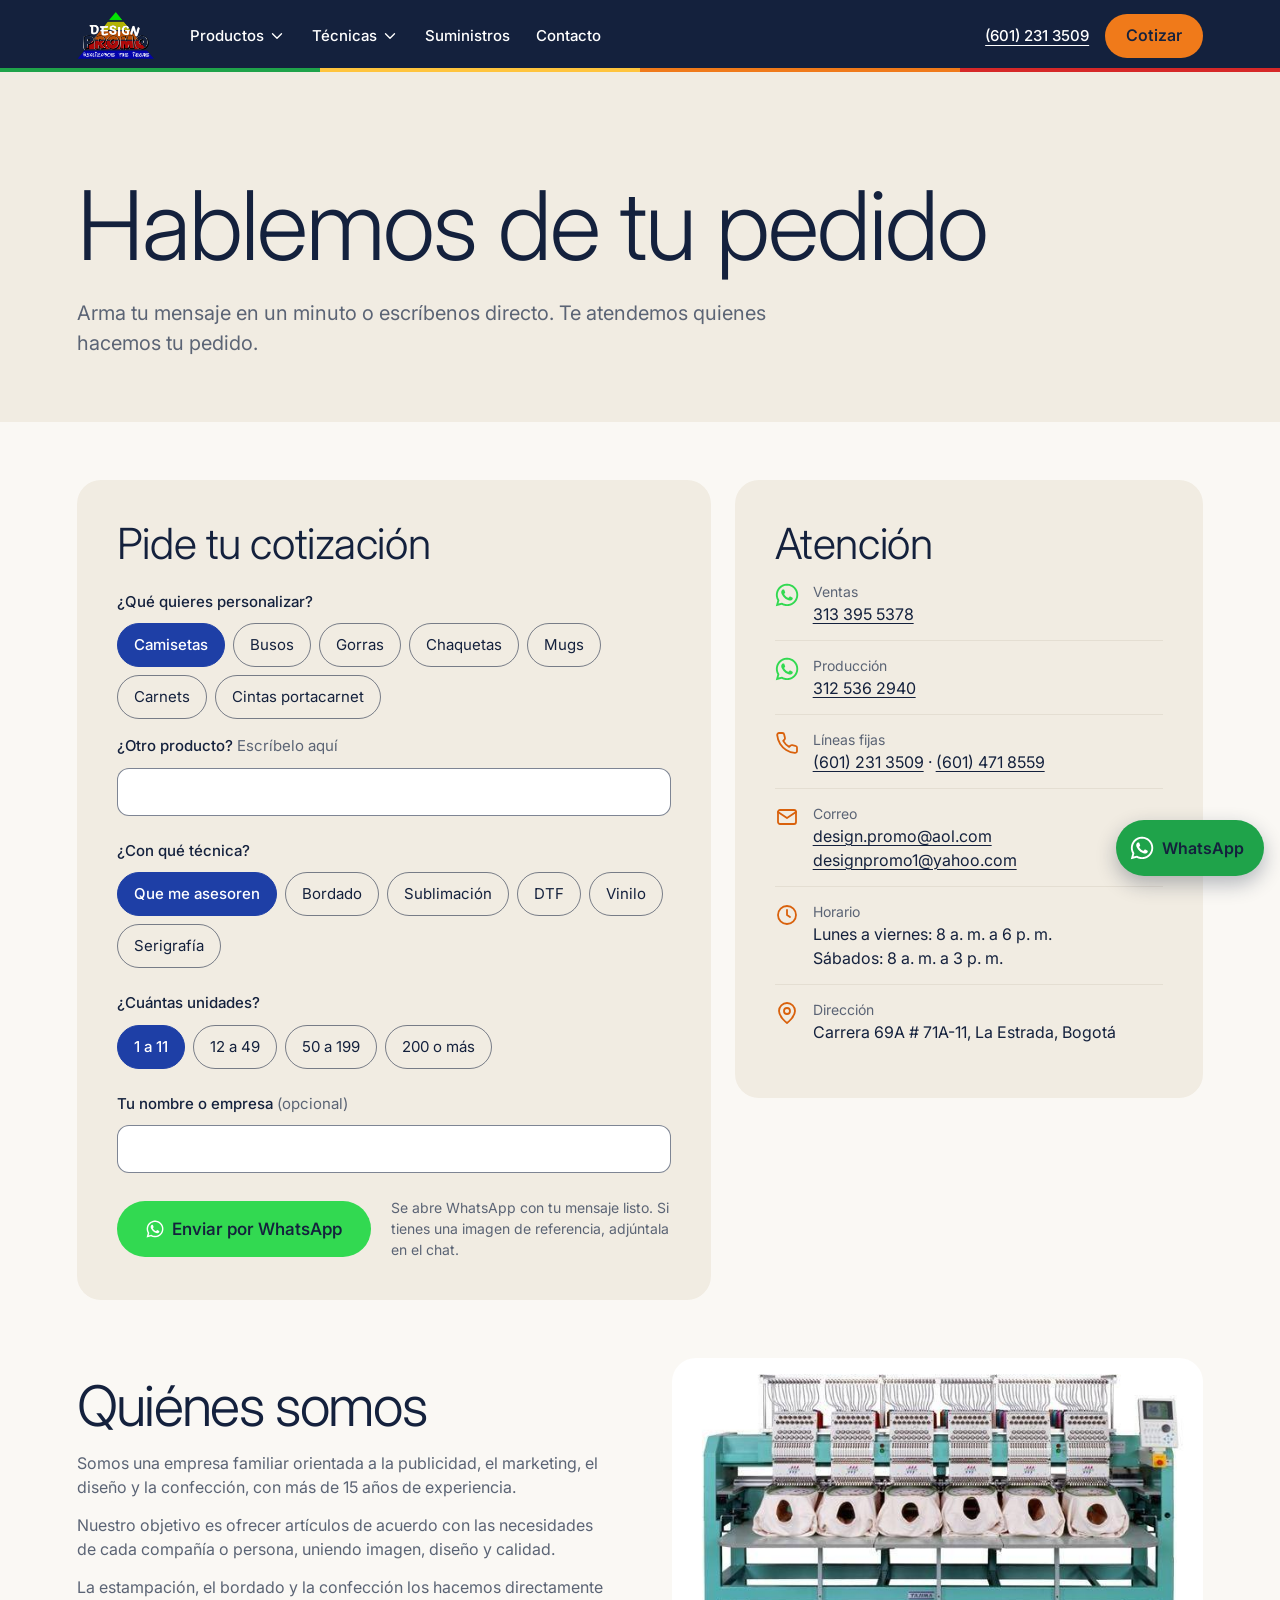
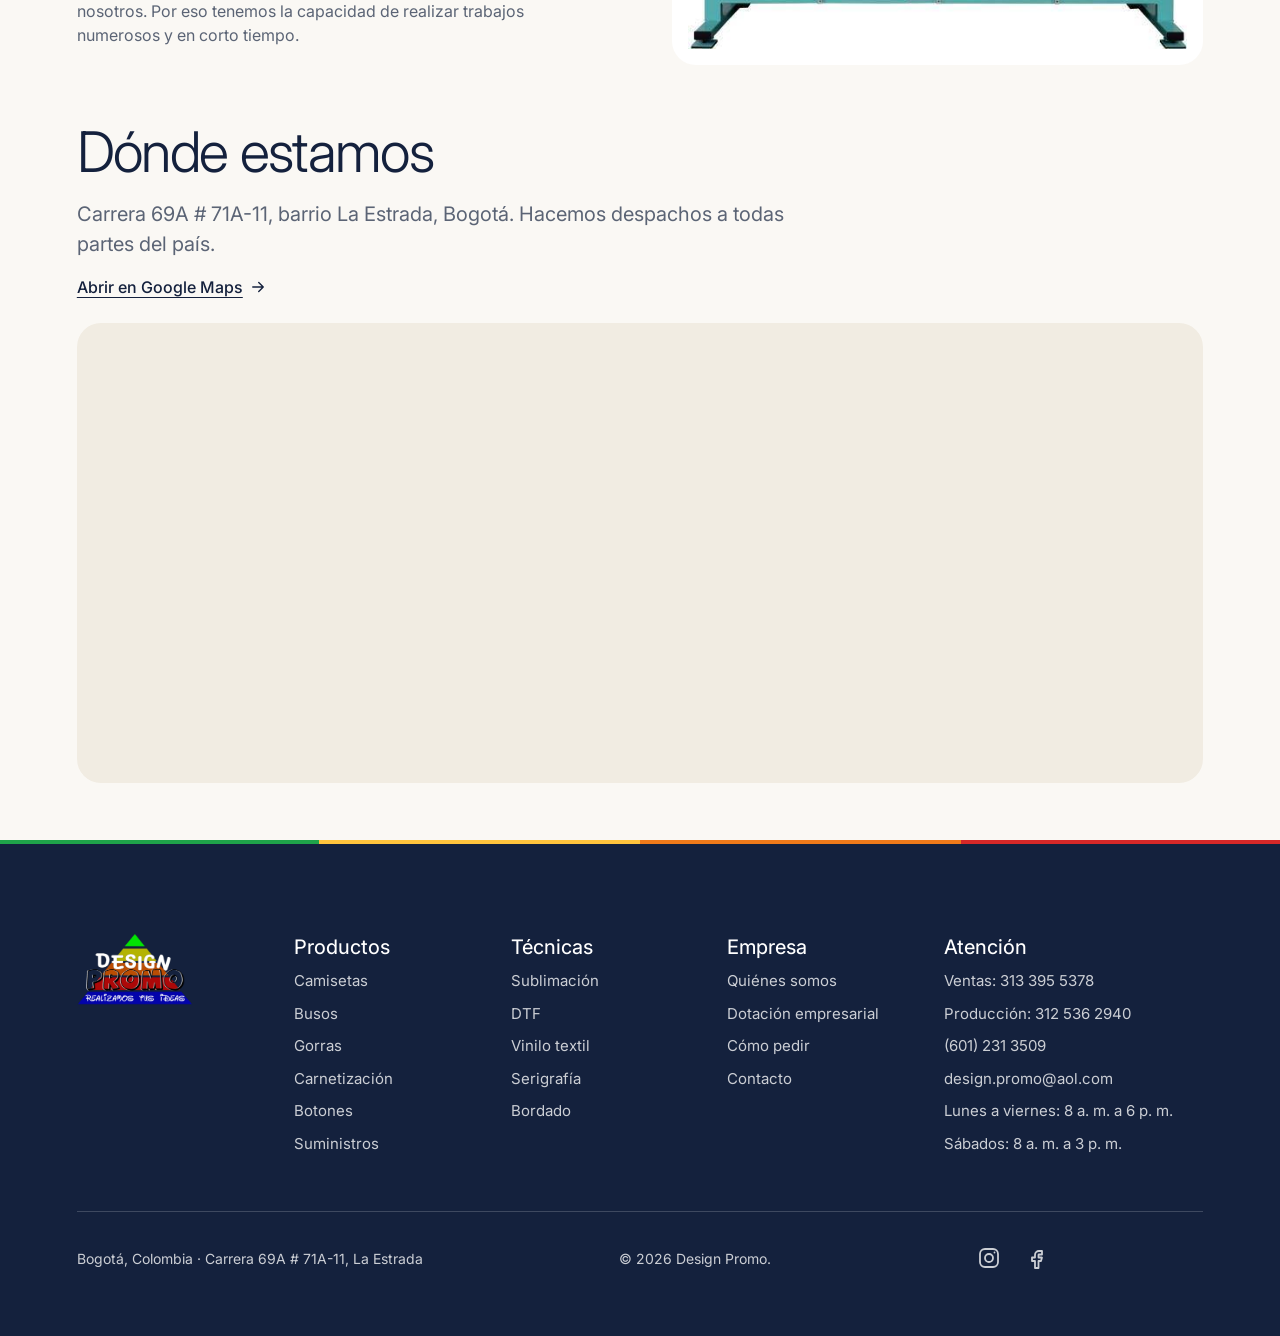
<file: contacto.html>
<!doctype html>
<html lang="es">
<head>
<meta charset="utf-8">
<meta name="viewport" content="width=device-width, initial-scale=1">
<title>Contacto y quiénes somos | Design Promo</title>
<meta name="description" content="Escríbenos por WhatsApp o visítanos en Carrera 69A # 71A-11, La Estrada, Bogotá. Atención de lunes a sábado. Despachos a todo el país.">
<meta name="theme-color" content="#14213D">
<meta property="og:title" content="Contacto y quiénes somos | Design Promo">
<meta property="og:description" content="Escríbenos por WhatsApp o visítanos en Carrera 69A # 71A-11, La Estrada, Bogotá. Atención de lunes a sábado. Despachos a todo el país.">
<meta property="og:type" content="website">
<meta property="og:url" content="https://designpromo.co/contacto">
<link rel="canonical" href="https://designpromo.co/contacto">
<meta property="og:image" content="https://designpromo.co/assets/img/escenas/mug-logo.jpg">
<link rel="icon" href="assets/img/marca/favicon.svg" type="image/svg+xml">
<link rel="preload" href="assets/fonts/inter-latin-var.woff2" as="font" type="font/woff2" crossorigin>
<link rel="stylesheet" href="assets/css/styles.css">
<script>document.documentElement.classList.add('js');</script>
</head>
<body>
<!-- SPRITE -->
<svg class="sprite" aria-hidden="true" focusable="false" xmlns="http://www.w3.org/2000/svg">
	<symbol id="i-chevron" viewBox="0 0 24 24"><path d="m6 9 6 6 6-6" fill="none" stroke="currentColor" stroke-width="1.8" stroke-linecap="round" stroke-linejoin="round"/></symbol>
	<symbol id="i-arrow" viewBox="0 0 24 24"><path d="M5 12h14M13 6l6 6-6 6" fill="none" stroke="currentColor" stroke-width="1.8" stroke-linecap="round" stroke-linejoin="round"/></symbol>
	<symbol id="i-left" viewBox="0 0 24 24"><path d="M15 6l-6 6 6 6" fill="none" stroke="currentColor" stroke-width="1.8" stroke-linecap="round" stroke-linejoin="round"/></symbol>
	<symbol id="i-right" viewBox="0 0 24 24"><path d="M9 6l6 6-6 6" fill="none" stroke="currentColor" stroke-width="1.8" stroke-linecap="round" stroke-linejoin="round"/></symbol>
	<symbol id="i-menu" viewBox="0 0 24 24"><path d="M4 8h16M4 16h16" fill="none" stroke="currentColor" stroke-width="1.8" stroke-linecap="round"/></symbol>
	<symbol id="i-close" viewBox="0 0 24 24"><path d="M6 6l12 12M18 6 6 18" fill="none" stroke="currentColor" stroke-width="1.8" stroke-linecap="round"/></symbol>
	<symbol id="i-play" viewBox="0 0 24 24"><path d="M8 5l11 7-11 7z" fill="currentColor"/></symbol>
	<symbol id="i-pause" viewBox="0 0 24 24"><path d="M9 6v12M15 6v12" fill="none" stroke="currentColor" stroke-width="2" stroke-linecap="round"/></symbol>
	<symbol id="i-truck" viewBox="0 0 24 24"><g fill="none" stroke="currentColor" stroke-width="1.8" stroke-linecap="round" stroke-linejoin="round"><path d="M3 6h11v10H3z"/><path d="M14 9h4l3 3v4h-7z"/><circle cx="7" cy="18" r="2"/><circle cx="17" cy="18" r="2"/></g></symbol>
	<symbol id="i-phone" viewBox="0 0 24 24"><path d="M22 16.9v3a2 2 0 0 1-2.2 2 19.8 19.8 0 0 1-8.6-3 19.5 19.5 0 0 1-6-6 19.8 19.8 0 0 1-3-8.7A2 2 0 0 1 4.2 2h3a2 2 0 0 1 2 1.7c.1 1 .4 1.9.7 2.8a2 2 0 0 1-.5 2.1L8.2 9.9a16 16 0 0 0 6 6l1.3-1.3a2 2 0 0 1 2.1-.4c.9.3 1.8.6 2.8.7a2 2 0 0 1 1.7 2z" fill="none" stroke="currentColor" stroke-width="1.8" stroke-linecap="round" stroke-linejoin="round"/></symbol>
	<symbol id="i-mail" viewBox="0 0 24 24"><g fill="none" stroke="currentColor" stroke-width="1.8" stroke-linecap="round" stroke-linejoin="round"><rect x="3" y="5" width="18" height="14" rx="2"/><path d="m3 7 9 6 9-6"/></g></symbol>
	<symbol id="i-pin" viewBox="0 0 24 24"><g fill="none" stroke="currentColor" stroke-width="1.8" stroke-linecap="round" stroke-linejoin="round"><path d="M20 10c0 6-8 12-8 12s-8-6-8-12a8 8 0 0 1 16 0z"/><circle cx="12" cy="10" r="3"/></g></symbol>
	<symbol id="i-clock" viewBox="0 0 24 24"><g fill="none" stroke="currentColor" stroke-width="1.8" stroke-linecap="round" stroke-linejoin="round"><circle cx="12" cy="12" r="9"/><path d="M12 7v5l3 2"/></g></symbol>
	<symbol id="i-chat" viewBox="0 0 24 24"><path d="M21 11.5a8.4 8.4 0 0 1-12.1 7.5L3 21l2-5.9A8.4 8.4 0 1 1 21 11.5z" fill="none" stroke="currentColor" stroke-width="1.8" stroke-linecap="round" stroke-linejoin="round"/></symbol>
	<symbol id="i-instagram" viewBox="0 0 24 24"><g fill="none" stroke="currentColor" stroke-width="1.8" stroke-linecap="round" stroke-linejoin="round"><rect x="3" y="3" width="18" height="18" rx="5"/><circle cx="12" cy="12" r="4"/><path d="M17.5 6.5h.01"/></g></symbol>
	<symbol id="i-facebook" viewBox="0 0 24 24"><path d="M14 8.5h3V5h-3a4 4 0 0 0-4 4v2.5H7V15h3v7h3.5v-7H16l1-3.5h-3.5V9c0-.3.2-.5.5-.5z" fill="none" stroke="currentColor" stroke-width="1.8" stroke-linecap="round" stroke-linejoin="round"/></symbol>
	<symbol id="i-wa" viewBox="0 0 32 32"><path fill="currentColor" fill-rule="evenodd" d="M15.61 1.01l.9 0 .97 .06 .87 .1 1.06 .21 .9 .23 .89 .3 .84 .33 .92 .45 .82 .46 .84 .55 .85 .65 .62 .53 .81 .81 .5 .56 .54 .67 .57 .81 .49 .8 .5 .94 .42 .98 .29 .8 .24 .84 .21 .92 .14 .84 .11 1.08 .02 1.33-.03 .63-.09 .91-.15 .92-.19 .85-.26 .88-.28 .79-.44 1.01-.34 .68-.34 .59-.52 .81-.42 .57-.44 .55-.47 .53-.58 .59-.57 .52-.61 .51-.56 .41-.72 .48-.66 .4-.84 .43-.62 .27-.63 .25-.7 .24-.67 .19-.65 .15-.71 .13-.86 .12-1.11 .07-.99-.01-.87-.06-.73-.09-.81-.14-.73-.17-.67-.19-.72-.24-.66-.26-.54-.24-.8-.4-7.87 2.06 2.09-7.68-.52-1.02-.27-.58-.33-.85-.25-.78-.25-.97-.18-.94-.11-.91-.06-.8-.01-.69 .04-1.03 .1-.9 .17-1.01 .21-.87 .28-.92 .29-.76 .37-.84 .44-.85 .59-.95 .61-.85 .53-.66 .64-.69 .78-.73 .75-.62 .88-.64 .92-.56 .87-.45 1-.43 .87-.31 1.1-.31 .83-.17 .96-.14zM15.72 3.52l-.79 .05-.85 .11-.76 .14-.87 .24-.77 .26-.82 .35-.73 .37-.7 .42-.6 .4-.89 .71-.82 .79-.45 .49-.62 .79-.43 .63-.38 .65-.39 .77-.35 .83-.23 .65-.21 .78-.17 .8-.11 .81-.06 .81-.01 .82 .05 .81 .09 .77 .15 .77 .19 .75 .24 .74 .31 .79 .31 .66 .35 .63 .49 .81-1.23 4.53 4.66-1.21 1.01 .58 .72 .35 .61 .25 .56 .2 .62 .18 .73 .17 .63 .12 .5 .06 .74 .06 .94 .02 .41-.02 .64-.06 .57-.07 .75-.15 .6-.15 .76-.24 .51-.18 .58-.25 .54-.27 .56-.31 .68-.43 .66-.47 .38-.32 .41-.35 .54-.53 .39-.43 .49-.6 .34-.45 .43-.66 .32-.56 .34-.69 .3-.7 .24-.68 .21-.73 .18-.81 .12-.79 .07-.74 .02-.99-.03-.55-.09-.88-.1-.62-.16-.71-.21-.75-.28-.79-.35-.79-.38-.73-.35-.57-.42-.61-.58-.74-.42-.46-.67-.67-.59-.5-.63-.47-.69-.46-.59-.33-.75-.37-.76-.32-.79-.26-.73-.19-.91-.17-.67-.09-.87-.05zM10.91 8.53l.45 .01 .37 .09 .3 .16 .23 .22 .15 .27 1.14 3.05 .03 .18 0 .13-.04 .14-.09 .17-.22 .33-.8 .91-.15 .28-.05 .24 .02 .14 .06 .12 .47 .79 .36 .52 .56 .72 .28 .32 .46 .46 .49 .43 .53 .4 .57 .39 .78 .45 .39 .2 .3 .11 .18 .04 .18 0 .1-.02 .15-.08 .79-.85 .63-.76 .15-.14 .16-.06 .14 0 .15 .04 .33 .13 1.21 .62 1.76 .95 .15 .11 .07 .1 .04 .19-.01 .38-.11 .6-.16 .51-.15 .34-.2 .27-.33 .32-.6 .42-.47 .25-.53 .2-.57 .12-.64 .04-.5-.04-.68-.14-.6-.19-.96-.37-1.33-.59-.78-.41-.68-.43-.62-.45-.86-.73-.78-.77-.62-.69-.6-.74-.62-.86-.83-1.29-.36-.63-.31-.67-.23-.63-.17-.7-.08-.56 .02-.73 .1-.65 .14-.45 .1-.26 .3-.56 .42-.55 .41-.42 .13-.11 .18-.11 .25-.11 .28-.07z"/></symbol>
</svg>
<!-- /SPRITE -->

<!-- CABECERA -->
<a class="skip" href="#contenido">Saltar al contenido</a>

<header class="site-header" data-header>
	<div class="site-header__bar wrap">
		<a class="logo" href="index.html" aria-label="Design Promo, ir al inicio"><img src="assets/img/marca/logo-design-promo.png" alt="" width="300" height="187"></a>

		<nav class="nav" id="nav-principal" aria-label="Principal" data-nav>
			<ul class="nav__list">
				<li class="nav__item">
					<button class="nav__link" type="button" aria-expanded="false" aria-controls="menu-productos">Productos <svg class="icon icon--s"><use href="#i-chevron"/></svg></button>
					<div class="nav__panel nav__panel--wide" id="menu-productos" hidden>
						<div class="nav__col">
							<p class="nav__heading"><a href="productos.html">Textiles</a></p>
							<ul>
								<li><a href="productos.html#camisetas">Camisetas</a></li>
								<li><a href="productos.html#busos">Busos</a></li>
								<li><a href="productos.html#gorras">Gorras</a></li>
								<li><a href="productos.html#chaquetas">Chaquetas y chalecos</a></li>
							</ul>
						</div>
						<div class="nav__col">
							<p class="nav__heading"><a href="productos.html">Más textiles</a></p>
							<ul>
								<li><a href="productos.html#delantales">Delantales</a></li>
								<li><a href="productos.html#infantil">Línea infantil</a></li>
								<li><a href="productos.html#camisas">Camisas y jeans</a></li>
								<li><a href="productos.html#bolsos">Bolsos y tulas</a></li>
								<li><a href="productos.html#cojines">Cojines</a></li>
								<li><a href="productos.html#paraguas">Paraguas</a></li>
							</ul>
						</div>
						<div class="nav__col">
							<p class="nav__heading"><a href="productos.html#mugs">Mugs y carnets</a></p>
							<ul>
								<li><a href="productos.html#mugs">Mugs, termos y caramañolas</a></li>
								<li><a href="productos.html#carnetizacion">Carnetización</a></li>
								<li><a href="productos.html#botones">Botones</a></li>
							</ul>
						</div>
						<div class="nav__col">
							<p class="nav__heading"><a href="productos.html#suministros">Para estampadores</a></p>
							<ul>
								<li><a href="productos.html#suministros">Vinilos y papeles</a></li>
								<li><a href="productos.html#mugs">Mugs sin estampar</a></li>
							</ul>
						</div>
					</div>
				</li>
				<li class="nav__item">
					<button class="nav__link" type="button" aria-expanded="false" aria-controls="menu-tecnicas">Técnicas <svg class="icon icon--s"><use href="#i-chevron"/></svg></button>
					<div class="nav__panel" id="menu-tecnicas" hidden>
						<ul class="nav__rich">
							<li><a href="tecnicas.html#sublimacion"><strong>Sublimación</strong><span>A todo color sobre poliéster y mugs</span></a></li>
							<li><a href="tecnicas.html#dtf"><strong>DTF</strong><span>Detalle fino en algodón y mezclas</span></a></li>
							<li><a href="tecnicas.html#vinilo"><strong>Vinilo textil</strong><span>Nombres, números y colores planos</span></a></li>
							<li><a href="tecnicas.html#serigrafia"><strong>Serigrafía</strong><span>Campañas de grandes cantidades</span></a></li>
							<li><a href="tecnicas.html#bordado"><strong>Bordado</strong><span>Logos con relieve, desde 1 unidad</span></a></li>
						</ul>
					</div>
				</li>
				<li class="nav__item"><a class="nav__link" href="productos.html#suministros">Suministros</a></li>
				<li class="nav__item"><a class="nav__link" href="contacto.html">Contacto</a></li>
			</ul>
			<a class="nav__pill" href="contacto.html#envios"><svg class="icon icon--s"><use href="#i-truck"/></svg> Envíos a toda Colombia</a>
		</nav>

		<div class="site-header__actions">
			<a class="site-header__tel" href="tel:+576012313509">(601) 231 3509</a>
			<a class="btn btn--primary btn--sm" href="https://wa.me/573133955378?text=Hola%2C%20quisiera%20realizar%20una%20cotizaci%C3%B3n" target="_blank" rel="noopener">Cotizar</a>
			<button class="menu-toggle" type="button" aria-expanded="false" aria-controls="nav-principal" aria-label="Abrir menú" data-menu-toggle>
				<svg class="icon menu-toggle__open"><use href="#i-menu"/></svg>
				<svg class="icon menu-toggle__close"><use href="#i-close"/></svg>
			</button>
		</div>
	</div>
</header>
<!-- /CABECERA -->

<main id="contenido">
	<section class="page-hero">
		<div class="wrap">
			<h1>Hablemos de tu pedido</h1>
			<p>Arma tu mensaje en un minuto o escríbenos directo. Te atendemos quienes hacemos tu pedido.</p>
		</div>
	</section>

	<div class="page-body">
		<div class="wrap section">
			<div class="contact">
				<section class="panel" aria-labelledby="titulo-cotizar">
					<h2 class="t-h3" id="titulo-cotizar">Pide tu cotización</h2>
					<form class="form" data-quote>
						<fieldset class="field">
							<legend>¿Qué quieres personalizar?</legend>
							<div class="chips">
								<label class="chip"><input type="radio" name="producto" value="camisetas" checked><span>Camisetas</span></label>
								<label class="chip"><input type="radio" name="producto" value="busos"><span>Busos</span></label>
								<label class="chip"><input type="radio" name="producto" value="gorras" data-sin="Serigrafía"><span>Gorras</span></label>
								<label class="chip"><input type="radio" name="producto" value="chaquetas o chalecos" data-sin="Serigrafía"><span>Chaquetas</span></label>
								<label class="chip"><input type="radio" name="producto" value="mugs" data-solo="Sublimación"><span>Mugs</span></label>
								<label class="chip"><input type="radio" name="producto" value="carnets" data-sin-tecnica><span>Carnets</span></label>
								<label class="chip"><input type="radio" name="producto" value="cintas portacarnet" data-sin="Bordado,DTF"><span>Cintas portacarnet</span></label>
							</div>
							<label class="field__label field__label--otro" for="q-otro">¿Otro producto? <span>Escríbelo aquí</span></label>
							<input class="input" id="q-otro" name="producto_otro" type="text" autocomplete="off" maxlength="60" data-quote-otro>
						</fieldset>

						<fieldset class="field" data-quote-tecnica>
							<legend>¿Con qué técnica?</legend>
							<div class="chips">
								<label class="chip"><input type="radio" name="tecnica" value="" checked><span>Que me asesoren</span></label>
								<label class="chip"><input type="radio" name="tecnica" value="Bordado"><span>Bordado</span></label>
								<label class="chip"><input type="radio" name="tecnica" value="Sublimación"><span>Sublimación</span></label>
								<label class="chip"><input type="radio" name="tecnica" value="DTF"><span>DTF</span></label>
								<label class="chip"><input type="radio" name="tecnica" value="Vinilo textil"><span>Vinilo</span></label>
								<label class="chip"><input type="radio" name="tecnica" value="Serigrafía"><span>Serigrafía</span></label>
							</div>
						</fieldset>

						<fieldset class="field">
							<legend>¿Cuántas unidades?</legend>
							<div class="chips">
								<label class="chip"><input type="radio" name="cantidad" value="1 a 11" checked><span>1 a 11</span></label>
								<label class="chip"><input type="radio" name="cantidad" value="12 a 49"><span>12 a 49</span></label>
								<label class="chip"><input type="radio" name="cantidad" value="50 a 199"><span>50 a 199</span></label>
								<label class="chip"><input type="radio" name="cantidad" value="200 o más"><span>200 o más</span></label>
							</div>
						</fieldset>

						<div class="field">
							<label class="field__label" for="q-nombre">Tu nombre o empresa <span>(opcional)</span></label>
							<input class="input" id="q-nombre" name="nombre" type="text" autocomplete="organization" maxlength="60">
						</div>

						<div class="form__send">
							<a class="btn btn--whatsapp btn--lg" href="https://wa.me/573133955378?text=Hola%2C%20quisiera%20realizar%20una%20cotizaci%C3%B3n" target="_blank" rel="noopener" data-quote-send><svg class="icon icon--s"><use href="#i-wa"/></svg> Enviar por WhatsApp</a>
							<p class="form__note" role="status" data-quote-status>Se abre WhatsApp con tu mensaje listo. Si tienes una imagen de referencia, adjúntala en el chat.</p>
						</div>
					</form>
				</section>
				<section class="panel" aria-labelledby="titulo-atencion">
					<h2 class="t-h3" id="titulo-atencion">Atención</h2>
					<ul class="contact-list">
						<li><svg class="icon icon--wa"><use href="#i-wa"/></svg><span><small>Ventas</small><a href="https://wa.me/573133955378" target="_blank" rel="noopener">313 395 5378</a></span></li>
						<li><svg class="icon icon--wa"><use href="#i-wa"/></svg><span><small>Producción</small><a href="https://wa.me/573125362940" target="_blank" rel="noopener">312 536 2940</a></span></li>
						<li><svg class="icon"><use href="#i-phone"/></svg><span><small>Líneas fijas</small><a href="tel:+576012313509">(601) 231 3509</a> · <a href="tel:+576014718559">(601) 471 8559</a></span></li>
						<li><svg class="icon"><use href="#i-mail"/></svg><span><small>Correo</small><a href="mailto:design.promo@aol.com">design.promo@aol.com</a><br><a href="mailto:designpromo1@yahoo.com">designpromo1@yahoo.com</a></span></li>
						<li><svg class="icon"><use href="#i-clock"/></svg><span><small>Horario</small>Lunes a viernes: 8 a. m. a 6 p. m.<br>Sábados: 8 a. m. a 3 p. m.</span></li>
						<li><svg class="icon"><use href="#i-pin"/></svg><span><small>Dirección</small>Carrera 69A # 71A-11, La Estrada, Bogotá</span></li>
					</ul>
				</section>
			</div>
		</div>

		<section class="wrap section section--flush-top about" id="nosotros" aria-labelledby="titulo-nosotros">
			<div>
				<h2 class="t-h2" id="titulo-nosotros">Quiénes somos</h2>
				<p>Somos una empresa familiar orientada a la publicidad, el marketing, el diseño y la confección, con más de 15 años de experiencia.</p>
				<p>Nuestro objetivo es ofrecer artículos de acuerdo con las necesidades de cada compañía o persona, uniendo imagen, diseño y calidad.</p>
				<p>La estampación, el bordado y la confección los hacemos directamente nosotros. Por eso tenemos la capacidad de realizar trabajos numerosos y en corto tiempo.</p>
			</div>
			<div class="about__art"><img src="assets/img/escenas/bordadora-6-cabezas.jpg" alt="Bordadora industrial de seis cabezas" loading="lazy" width="572" height="315"></div>
		</section>

		<section class="wrap section section--flush-top" id="ubicacion" aria-labelledby="titulo-ubicacion">
			<h2 class="t-h2" id="titulo-ubicacion">Dónde estamos</h2>
			<p class="t-lg section__lead" id="envios">Carrera 69A # 71A-11, barrio La Estrada, Bogotá. Hacemos despachos a todas partes del país.</p>
			<a class="link" href="https://www.google.com/maps/search/?api=1&amp;query=Carrera+69A+%2371A-11+Bogot%C3%A1" target="_blank" rel="noopener">Abrir en Google Maps <svg class="icon icon--s"><use href="#i-arrow"/></svg></a>
			<iframe class="map-embed" loading="lazy" title="Ubicación de Design Promo en Bogotá" src="https://www.google.com/maps?q=Carrera+69A+%2371A-11,+Bogot%C3%A1&amp;output=embed"></iframe>
		</section>
	</div>

	<div class="sheet--last">
<!-- PIE -->
		<footer class="site-footer">
			<div class="wrap">
				<div class="site-footer__cols">
					<div class="site-footer__brand">
						<a href="index.html" aria-label="Design Promo, ir al inicio"><img src="assets/img/marca/logo-design-promo.png" alt="" loading="lazy" width="300" height="187"></a>
					</div>
					<nav aria-label="Productos">
						<h2 class="t-h4">Productos</h2>
						<ul>
							<li><a href="productos.html#camisetas">Camisetas</a></li>
							<li><a href="productos.html#busos">Busos</a></li>
							<li><a href="productos.html#gorras">Gorras</a></li>
							<li><a href="productos.html#carnetizacion">Carnetización</a></li>
							<li><a href="productos.html#botones">Botones</a></li>
							<li><a href="productos.html#suministros">Suministros</a></li>
						</ul>
					</nav>
					<nav aria-label="Técnicas">
						<h2 class="t-h4">Técnicas</h2>
						<ul>
							<li><a href="tecnicas.html#sublimacion">Sublimación</a></li>
							<li><a href="tecnicas.html#dtf">DTF</a></li>
							<li><a href="tecnicas.html#vinilo">Vinilo textil</a></li>
							<li><a href="tecnicas.html#serigrafia">Serigrafía</a></li>
							<li><a href="tecnicas.html#bordado">Bordado</a></li>
						</ul>
					</nav>
					<nav aria-label="Empresa">
						<h2 class="t-h4">Empresa</h2>
						<ul>
							<li><a href="contacto.html#nosotros">Quiénes somos</a></li>
							<li><a href="index.html#empresas">Dotación empresarial</a></li>
							<li><a href="index.html#como-pedir">Cómo pedir</a></li>
							<li><a href="contacto.html">Contacto</a></li>
						</ul>
					</nav>
					<div>
						<h2 class="t-h4">Atención</h2>
						<ul>
							<li><a href="https://wa.me/573133955378" target="_blank" rel="noopener">Ventas: 313 395 5378</a></li>
							<li><a href="https://wa.me/573125362940" target="_blank" rel="noopener">Producción: 312 536 2940</a></li>
							<li><a href="tel:+576012313509">(601) 231 3509</a></li>
							<li><a href="mailto:design.promo@aol.com">design.promo@aol.com</a></li>
							<li>Lunes a viernes: 8 a. m. a 6 p. m.</li>
							<li>Sábados: 8 a. m. a 3 p. m.</li>
						</ul>
					</div>
				</div>
				<div class="site-footer__legal">
					<p>Bogotá, Colombia · Carrera 69A # 71A-11, La Estrada</p>
					<p>© 2026 Design Promo.</p>
					<ul class="site-footer__social">
						<li><a href="https://www.instagram.com/designpromo/" target="_blank" rel="noopener" aria-label="Instagram"><svg class="icon"><use href="#i-instagram"/></svg></a></li>
						<li><a href="https://www.facebook.com/empresadesignpromo" target="_blank" rel="noopener" aria-label="Facebook"><svg class="icon"><use href="#i-facebook"/></svg></a></li>
					</ul>
				</div>
			</div>
		</footer>
<!-- /PIE -->
	</div>
</main>

<!-- FLOTANTE -->
<a class="wa-float" href="https://wa.me/573133955378?text=Hola%2C%20quisiera%20realizar%20una%20cotizaci%C3%B3n" target="_blank" rel="noopener" aria-label="Escríbenos por WhatsApp">
	<svg class="icon"><use href="#i-wa"/></svg>
	<span>WhatsApp</span>
</a>
<!-- /FLOTANTE -->

<script src="assets/js/main.js" defer></script>
</body>
</html>
</file>
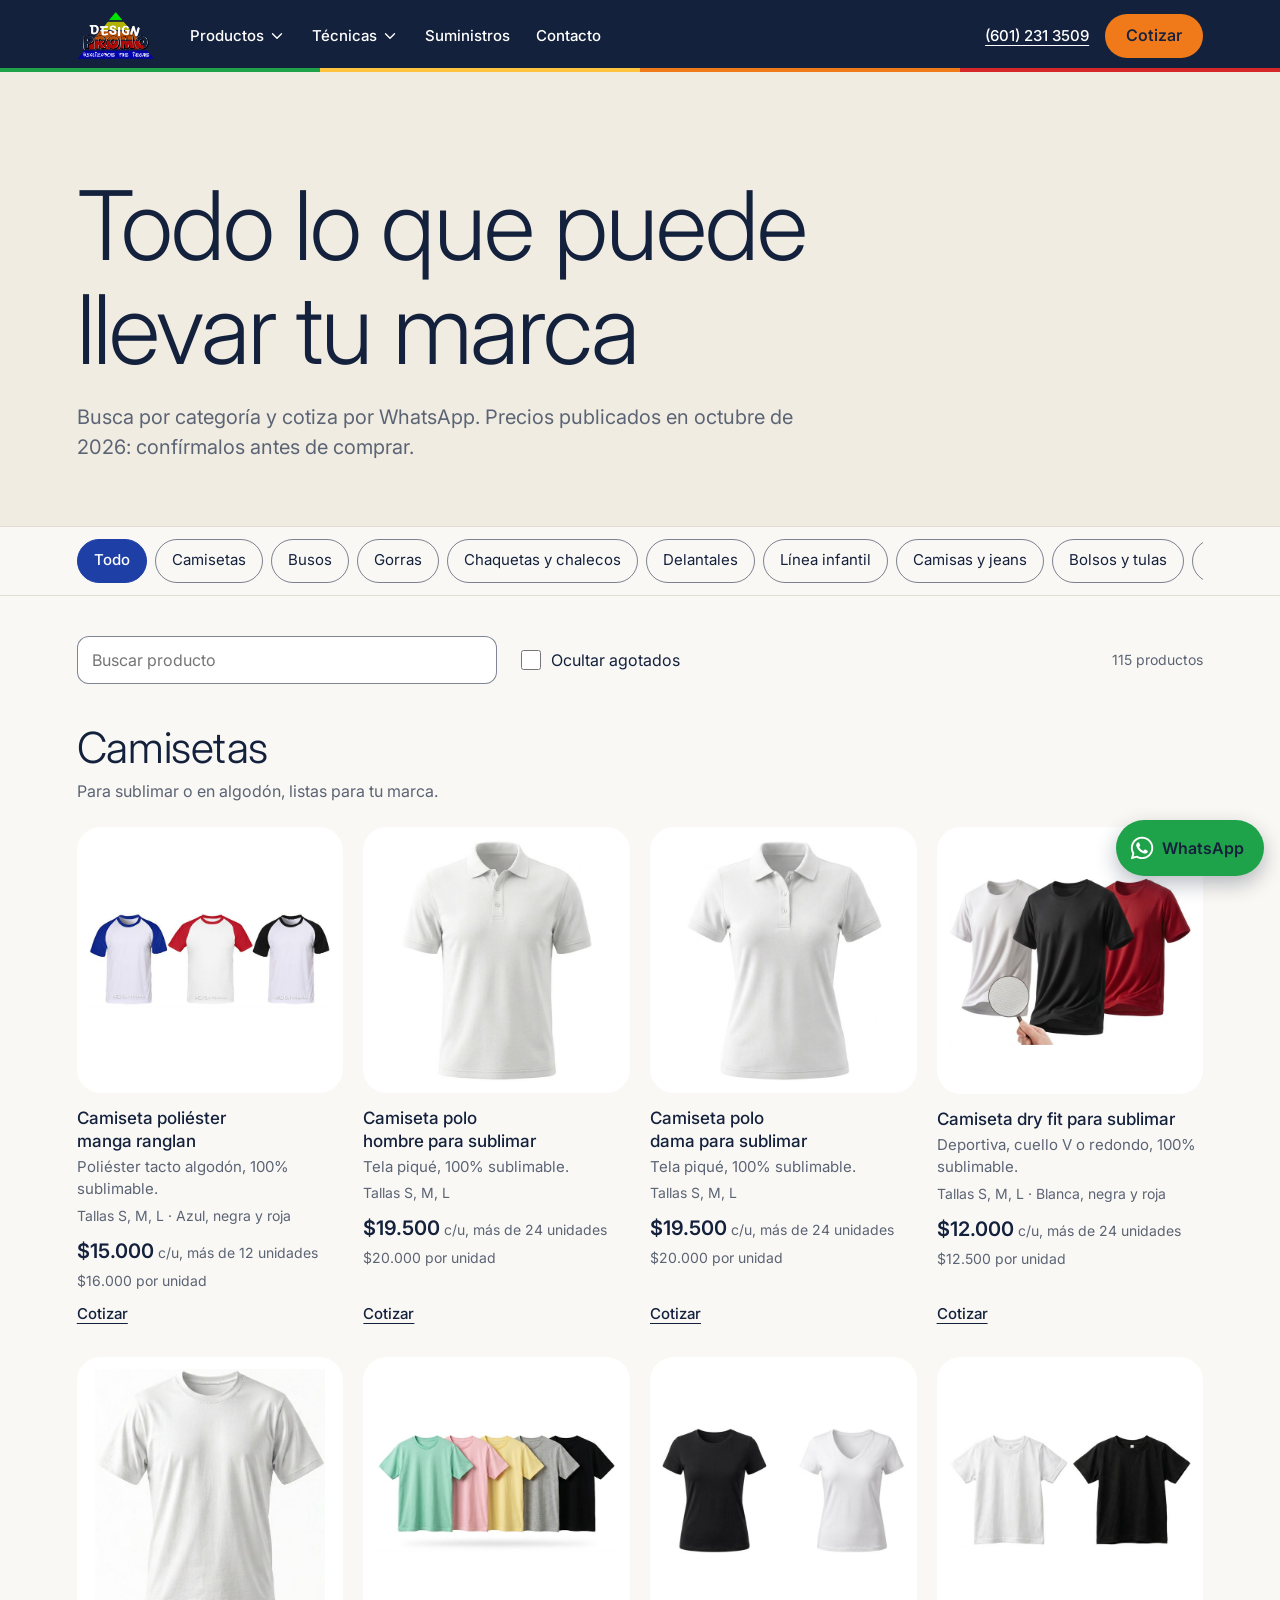
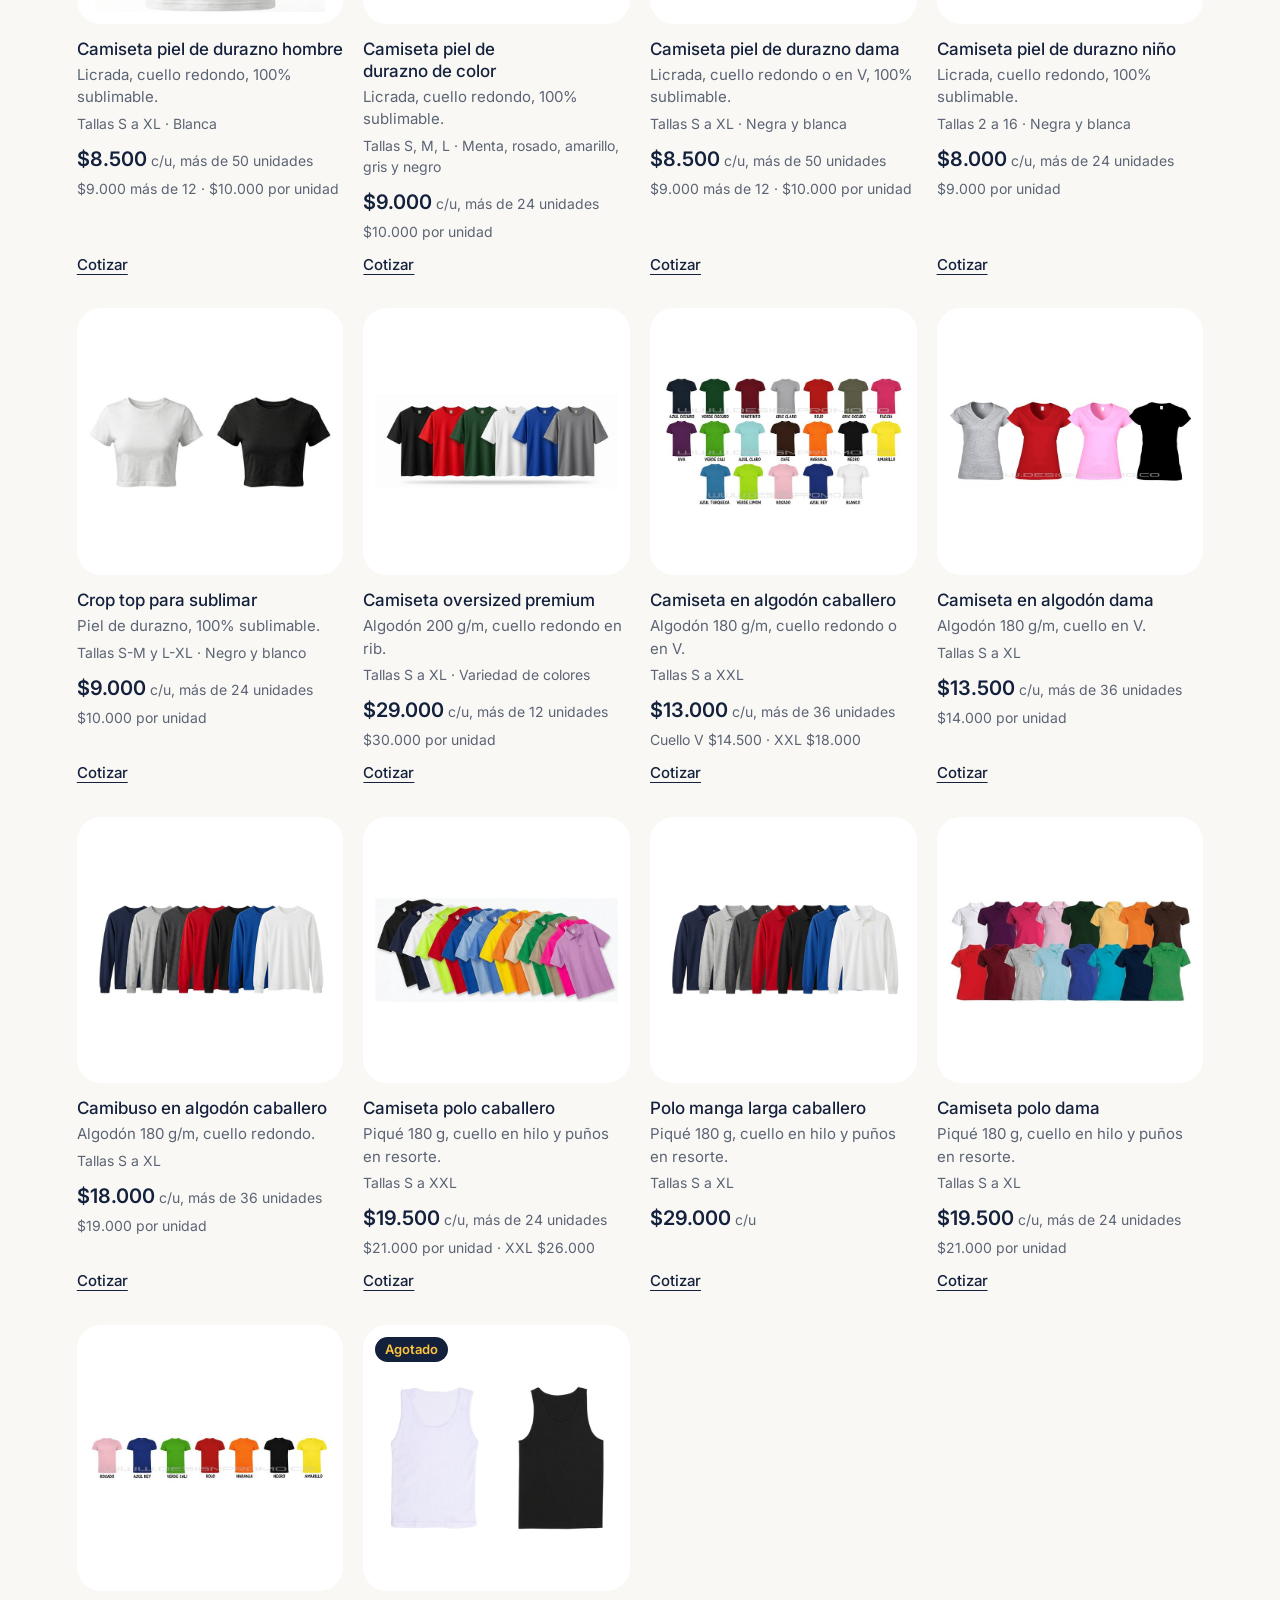
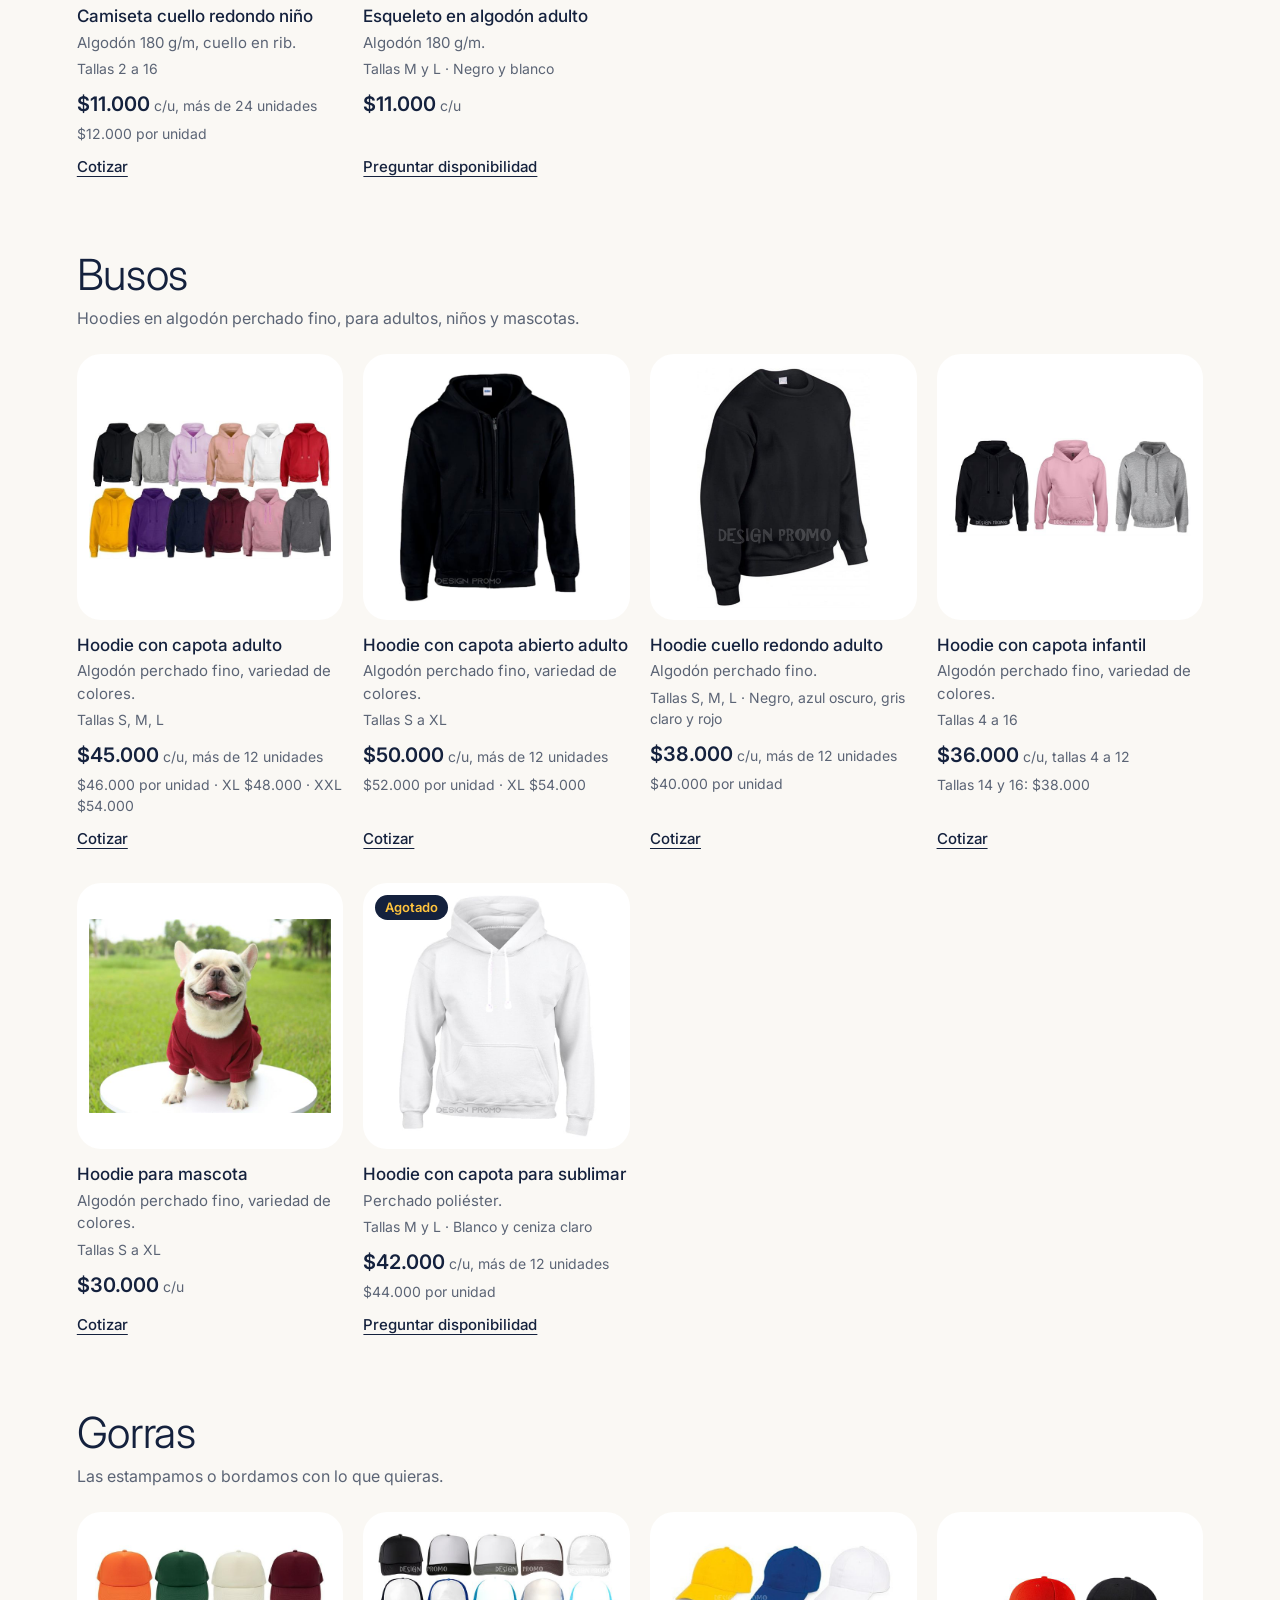
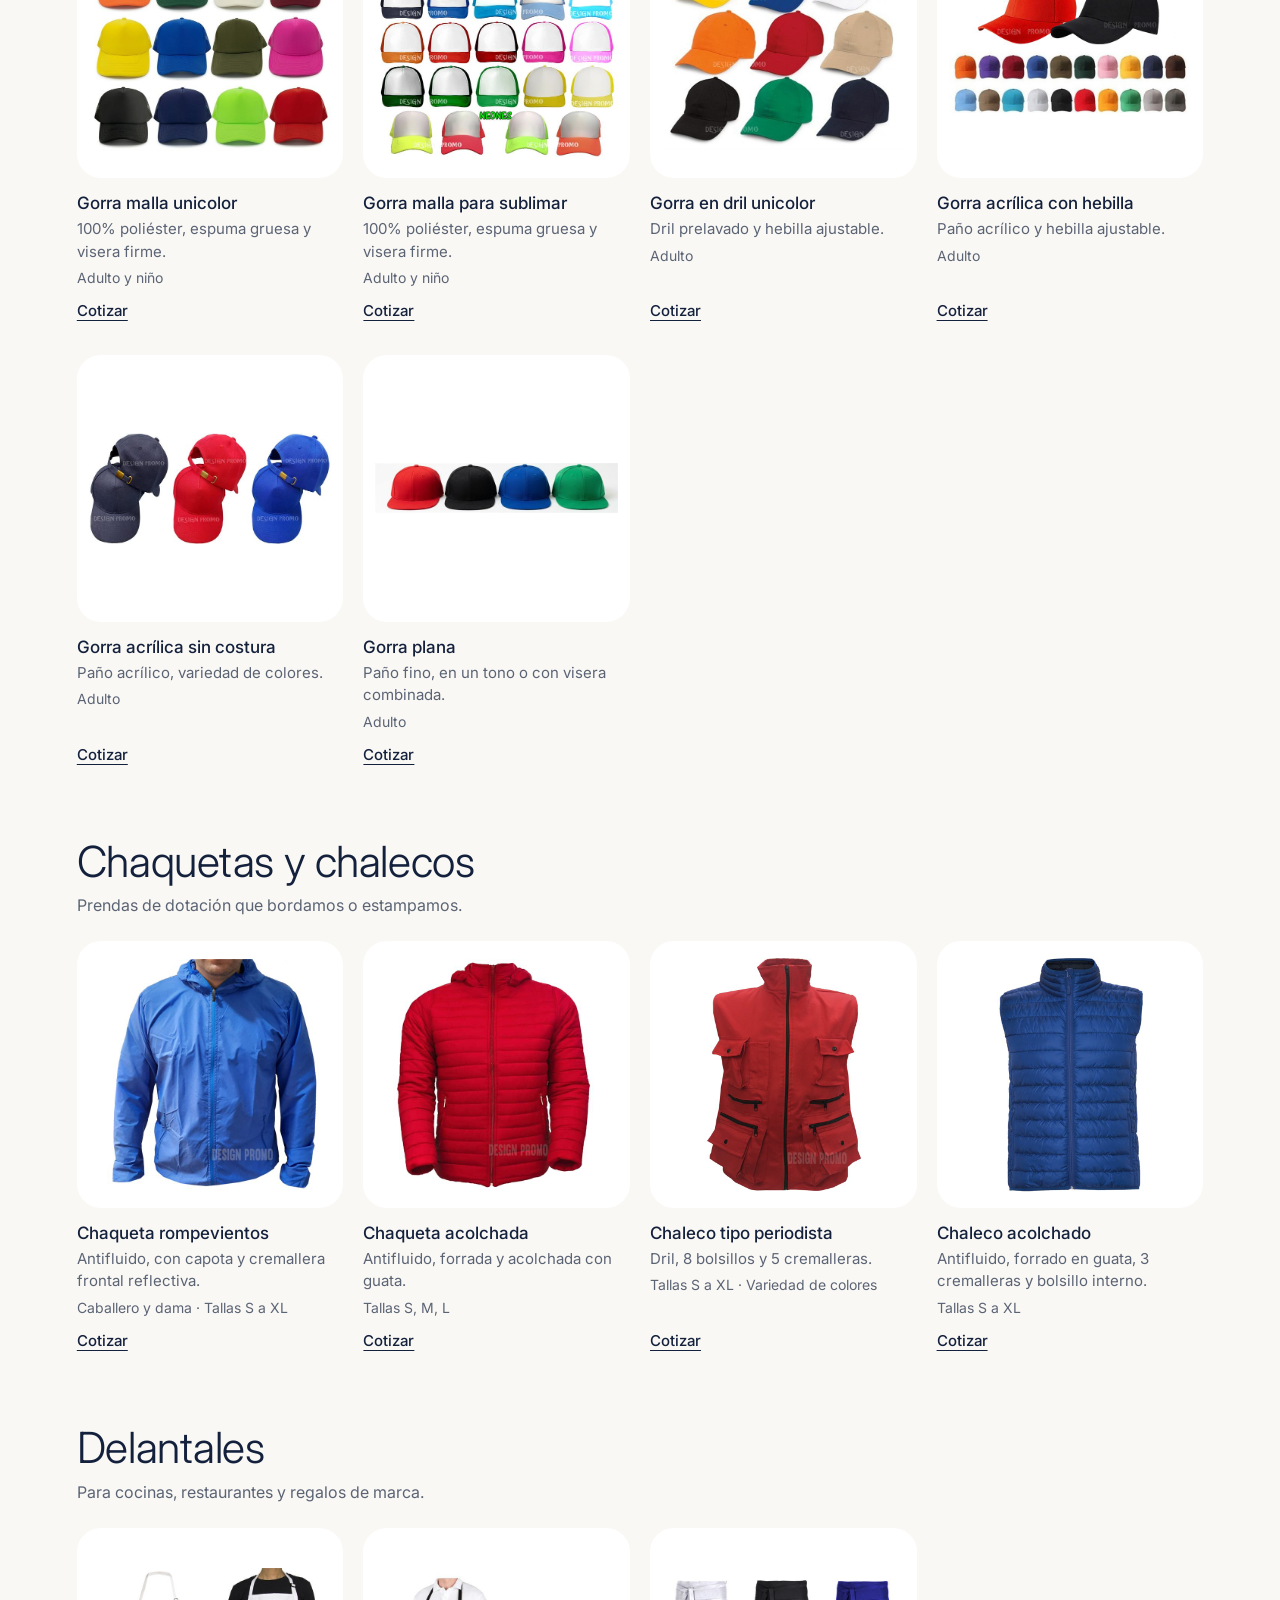
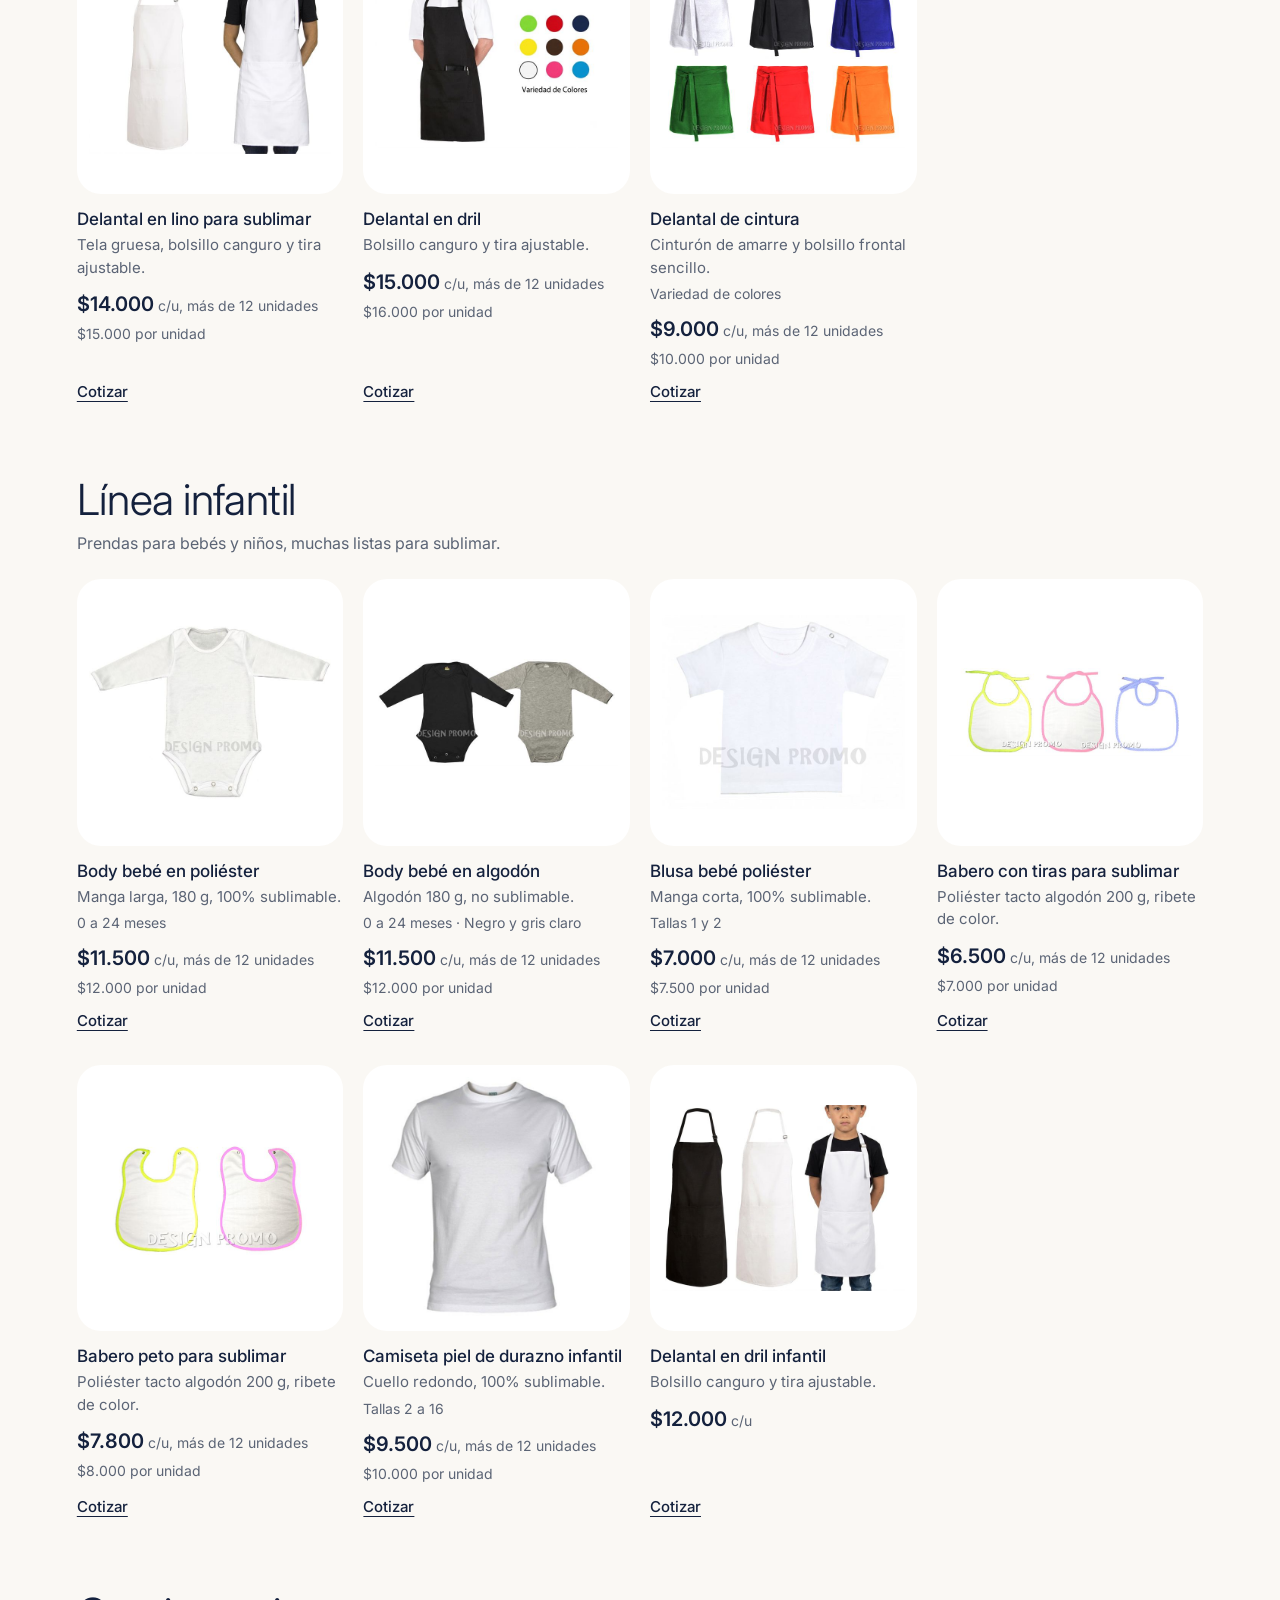
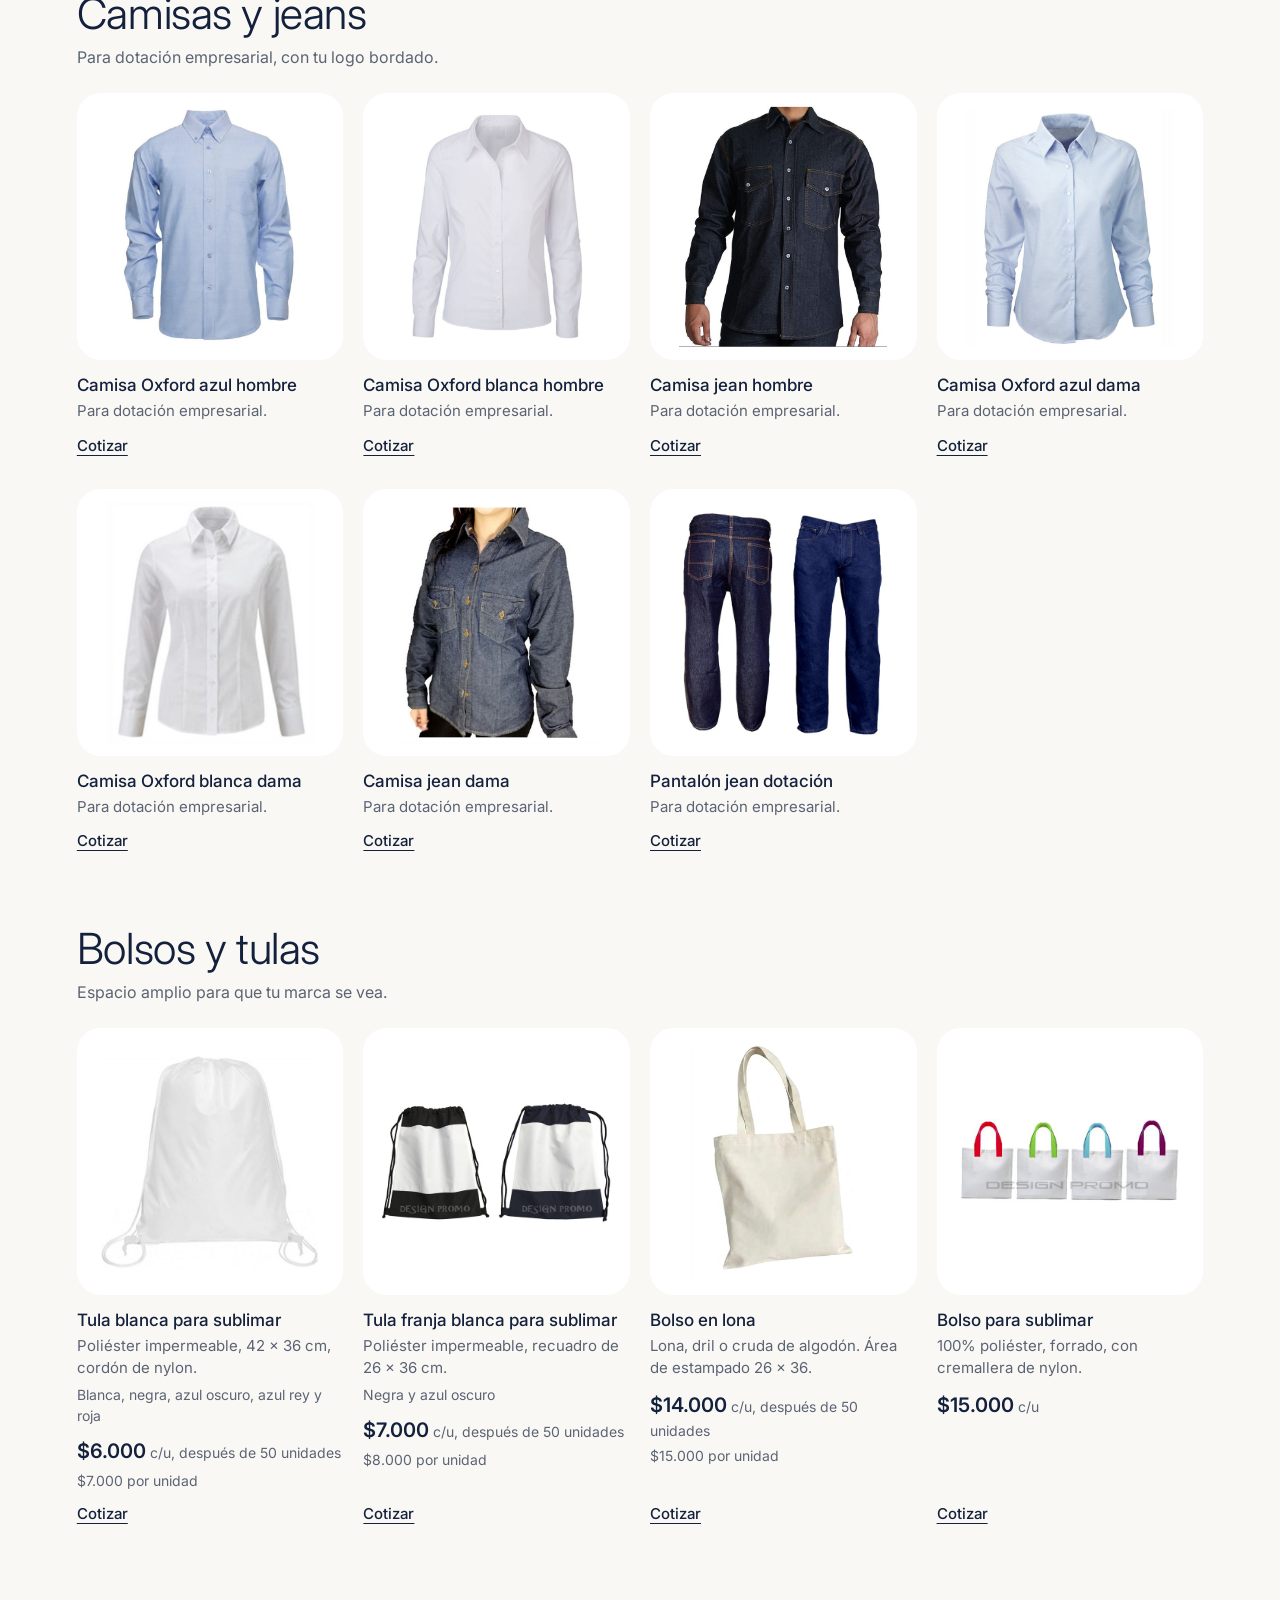
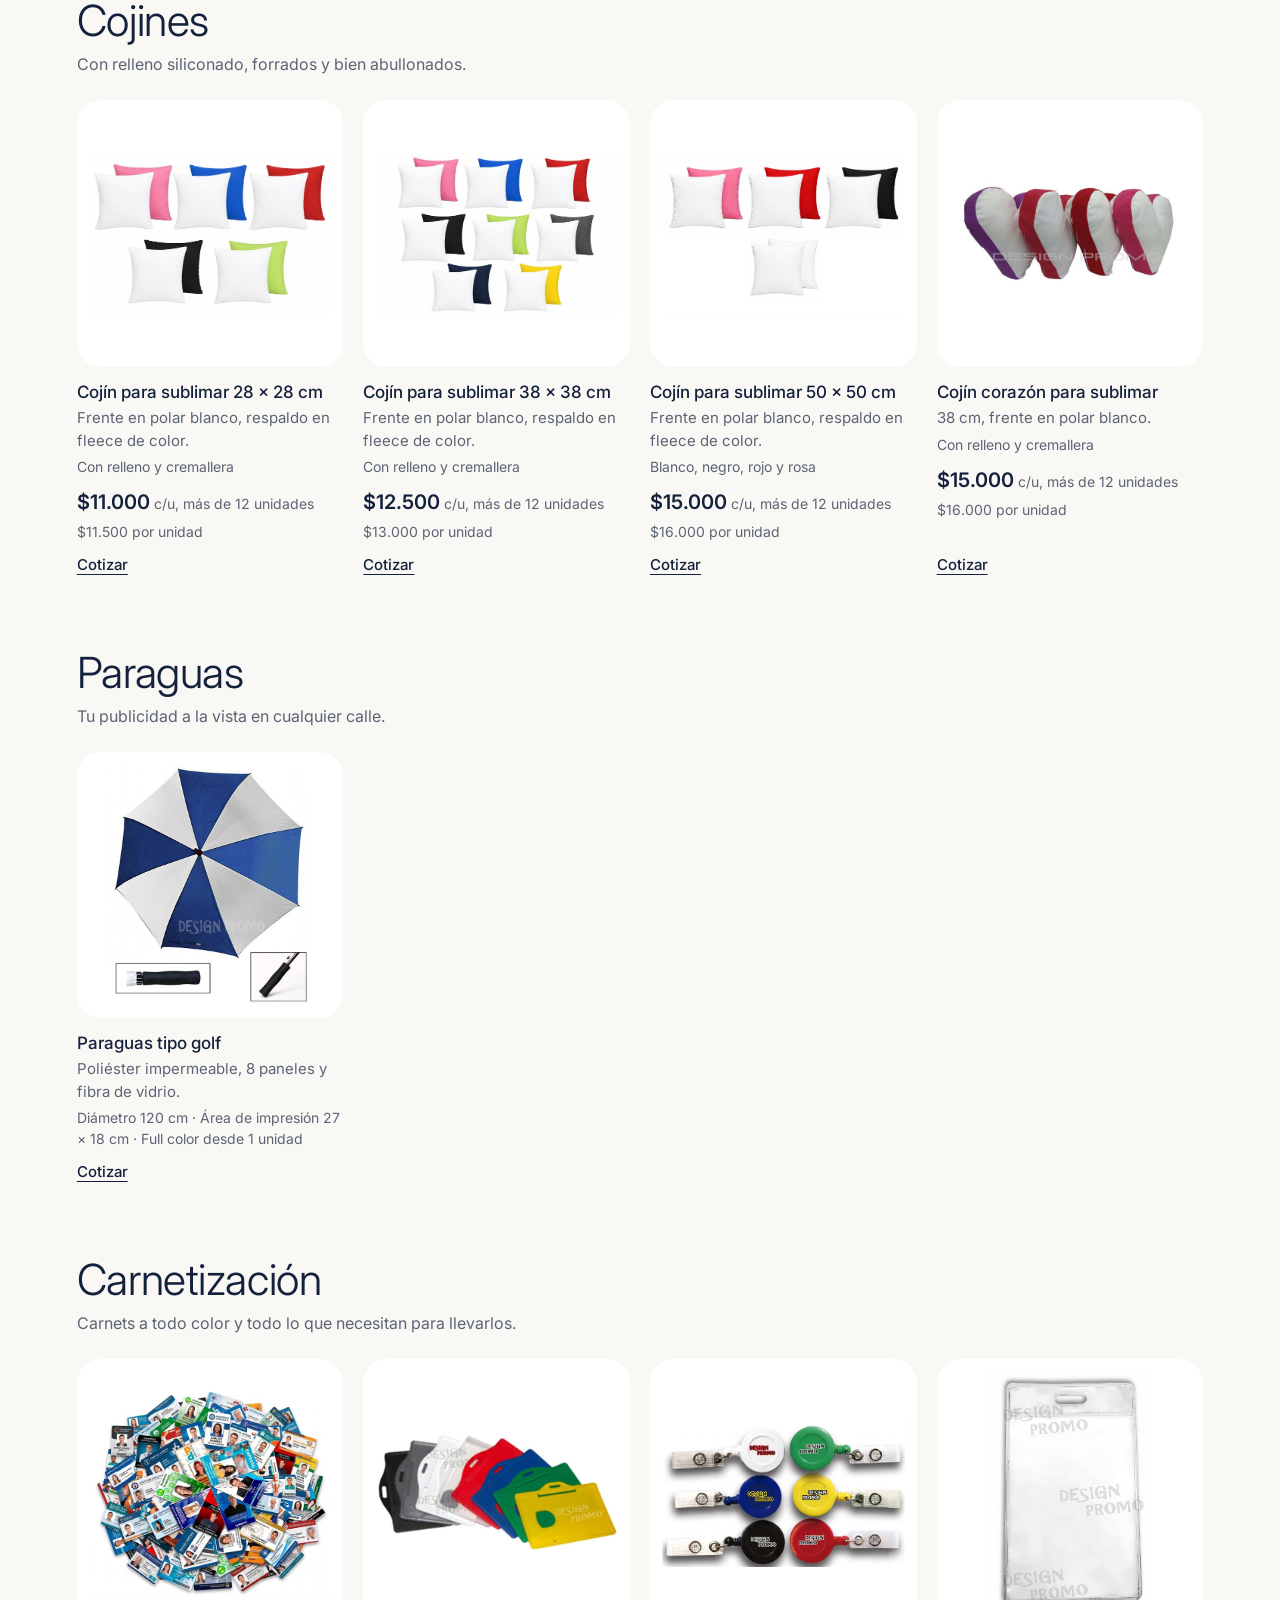
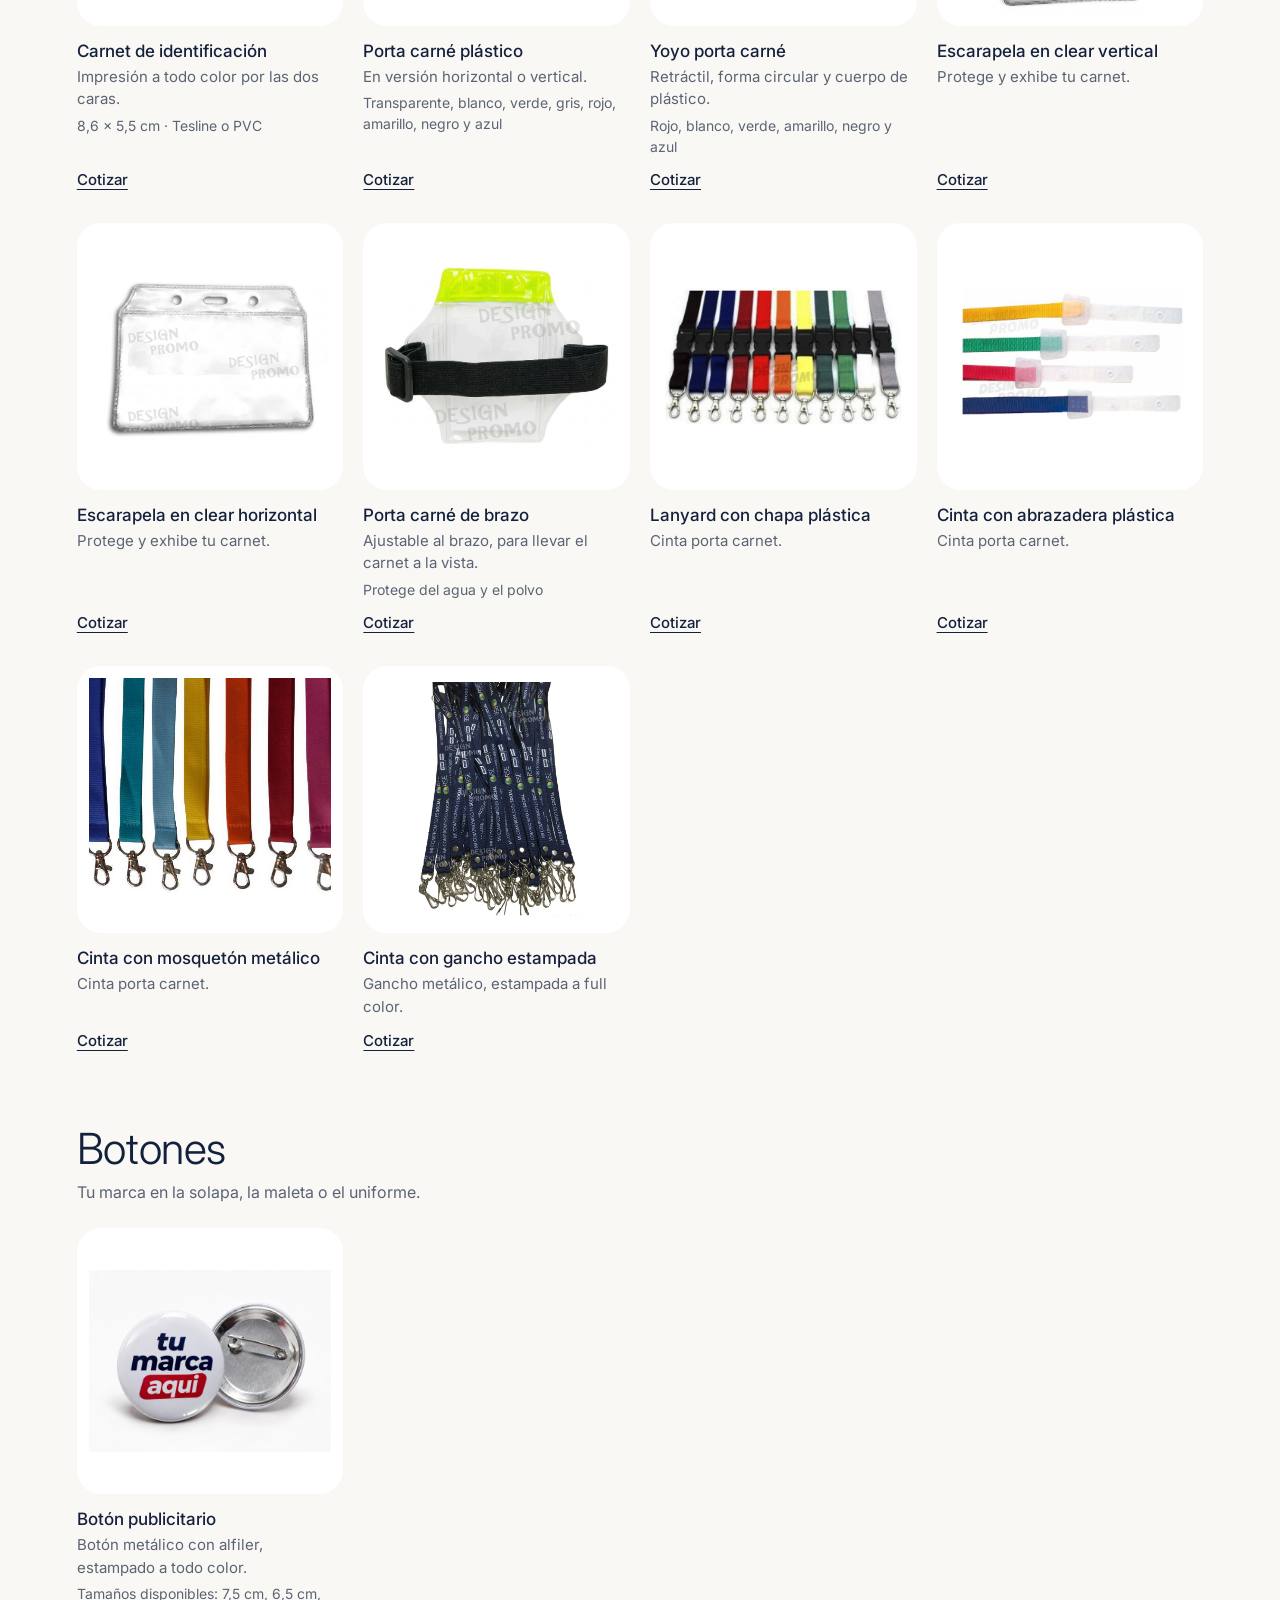
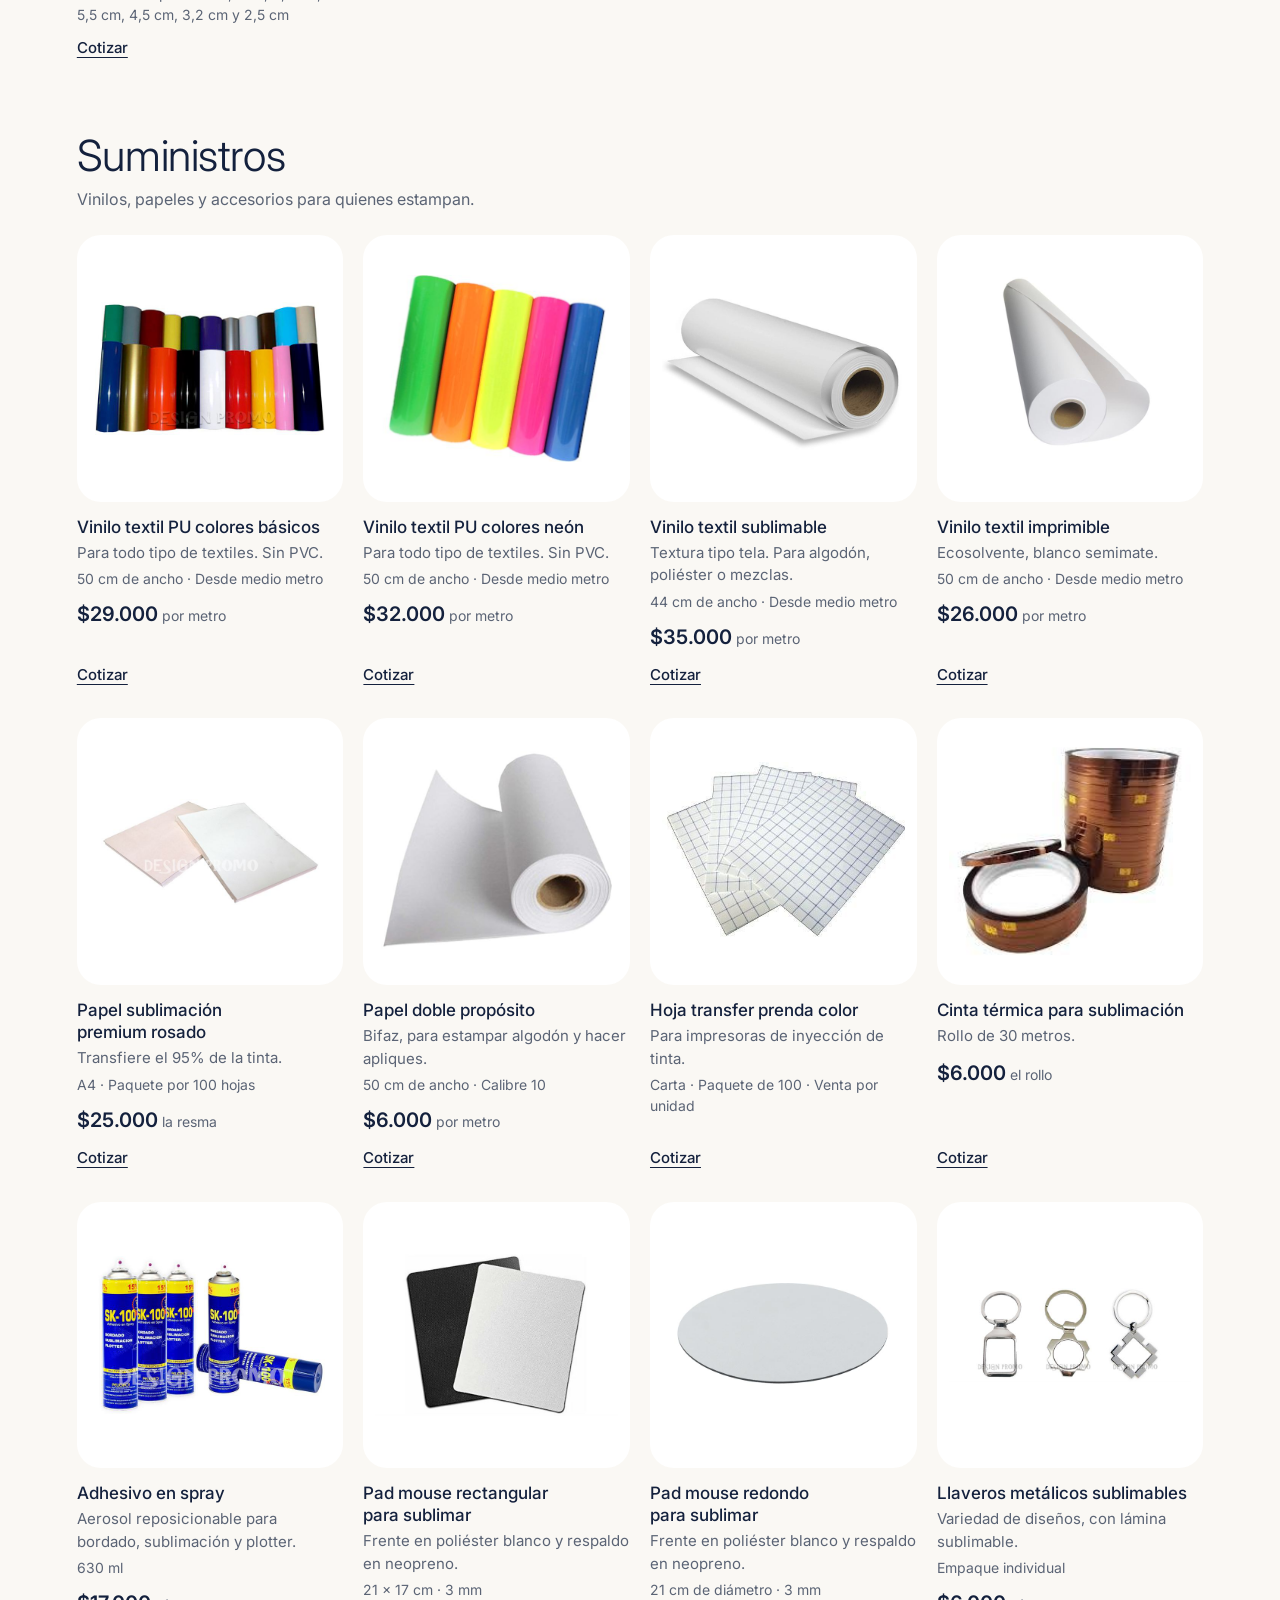
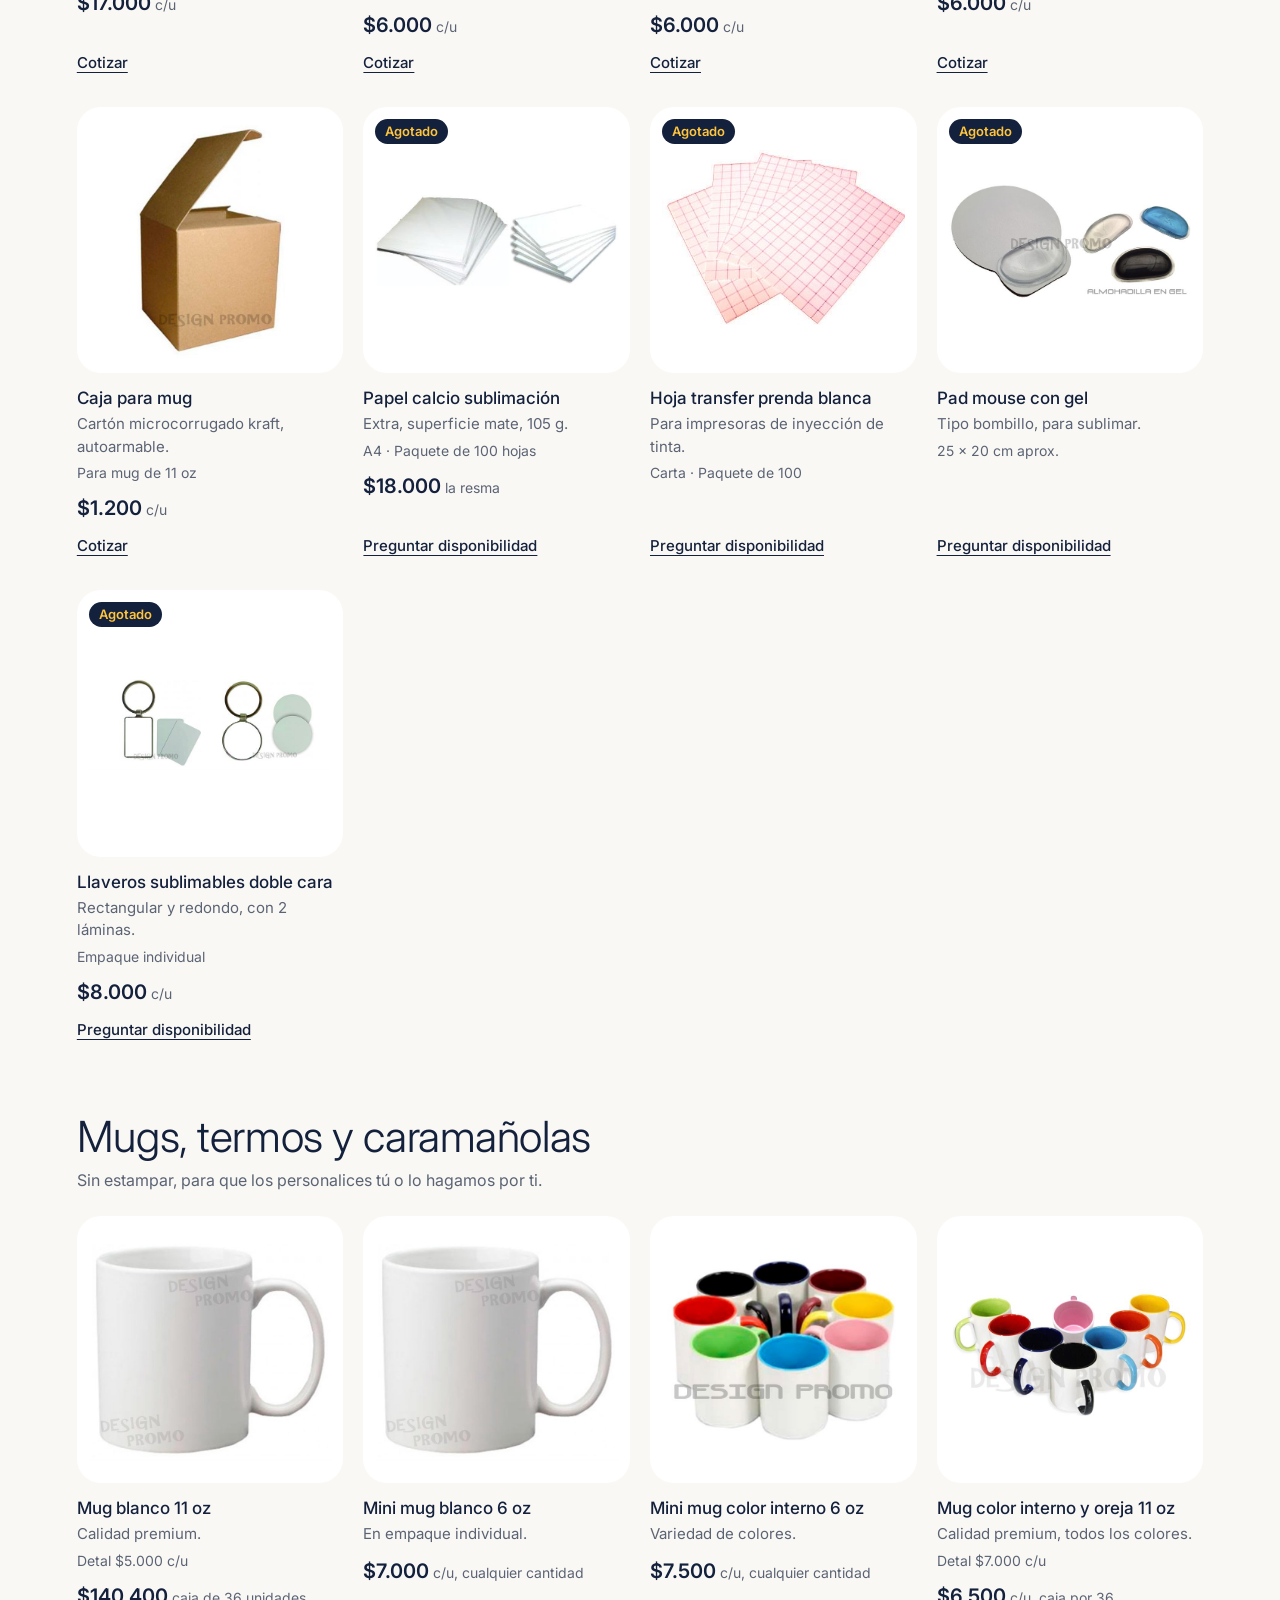
<file: productos.html>
<!doctype html>
<html lang="es">
<head>
<meta charset="utf-8">
<meta name="viewport" content="width=device-width, initial-scale=1">
<title>Catálogo de productos | Design Promo</title>
<meta name="description" content="Camisetas, busos, gorras, mugs, carnets y suministros para estampar. Fabricantes en Bogotá con envíos a toda Colombia.">
<meta name="theme-color" content="#14213D">
<meta property="og:title" content="Catálogo de productos | Design Promo">
<meta property="og:description" content="Camisetas, busos, gorras, mugs, carnets y suministros para estampar. Fabricantes en Bogotá con envíos a toda Colombia.">
<meta property="og:type" content="website">
<meta property="og:url" content="https://designpromo.co/productos">
<link rel="canonical" href="https://designpromo.co/productos">
<meta property="og:image" content="https://designpromo.co/assets/img/escenas/mug-logo.jpg">
<link rel="icon" href="assets/img/marca/favicon.svg" type="image/svg+xml">
<link rel="preload" href="assets/fonts/inter-latin-var.woff2" as="font" type="font/woff2" crossorigin>
<link rel="stylesheet" href="assets/css/styles.css">
<script>document.documentElement.classList.add('js');</script>
</head>
<body>
<!-- SPRITE -->
<svg class="sprite" aria-hidden="true" focusable="false" xmlns="http://www.w3.org/2000/svg">
	<symbol id="i-chevron" viewBox="0 0 24 24"><path d="m6 9 6 6 6-6" fill="none" stroke="currentColor" stroke-width="1.8" stroke-linecap="round" stroke-linejoin="round"/></symbol>
	<symbol id="i-arrow" viewBox="0 0 24 24"><path d="M5 12h14M13 6l6 6-6 6" fill="none" stroke="currentColor" stroke-width="1.8" stroke-linecap="round" stroke-linejoin="round"/></symbol>
	<symbol id="i-left" viewBox="0 0 24 24"><path d="M15 6l-6 6 6 6" fill="none" stroke="currentColor" stroke-width="1.8" stroke-linecap="round" stroke-linejoin="round"/></symbol>
	<symbol id="i-right" viewBox="0 0 24 24"><path d="M9 6l6 6-6 6" fill="none" stroke="currentColor" stroke-width="1.8" stroke-linecap="round" stroke-linejoin="round"/></symbol>
	<symbol id="i-menu" viewBox="0 0 24 24"><path d="M4 8h16M4 16h16" fill="none" stroke="currentColor" stroke-width="1.8" stroke-linecap="round"/></symbol>
	<symbol id="i-close" viewBox="0 0 24 24"><path d="M6 6l12 12M18 6 6 18" fill="none" stroke="currentColor" stroke-width="1.8" stroke-linecap="round"/></symbol>
	<symbol id="i-play" viewBox="0 0 24 24"><path d="M8 5l11 7-11 7z" fill="currentColor"/></symbol>
	<symbol id="i-pause" viewBox="0 0 24 24"><path d="M9 6v12M15 6v12" fill="none" stroke="currentColor" stroke-width="2" stroke-linecap="round"/></symbol>
	<symbol id="i-truck" viewBox="0 0 24 24"><g fill="none" stroke="currentColor" stroke-width="1.8" stroke-linecap="round" stroke-linejoin="round"><path d="M3 6h11v10H3z"/><path d="M14 9h4l3 3v4h-7z"/><circle cx="7" cy="18" r="2"/><circle cx="17" cy="18" r="2"/></g></symbol>
	<symbol id="i-phone" viewBox="0 0 24 24"><path d="M22 16.9v3a2 2 0 0 1-2.2 2 19.8 19.8 0 0 1-8.6-3 19.5 19.5 0 0 1-6-6 19.8 19.8 0 0 1-3-8.7A2 2 0 0 1 4.2 2h3a2 2 0 0 1 2 1.7c.1 1 .4 1.9.7 2.8a2 2 0 0 1-.5 2.1L8.2 9.9a16 16 0 0 0 6 6l1.3-1.3a2 2 0 0 1 2.1-.4c.9.3 1.8.6 2.8.7a2 2 0 0 1 1.7 2z" fill="none" stroke="currentColor" stroke-width="1.8" stroke-linecap="round" stroke-linejoin="round"/></symbol>
	<symbol id="i-mail" viewBox="0 0 24 24"><g fill="none" stroke="currentColor" stroke-width="1.8" stroke-linecap="round" stroke-linejoin="round"><rect x="3" y="5" width="18" height="14" rx="2"/><path d="m3 7 9 6 9-6"/></g></symbol>
	<symbol id="i-pin" viewBox="0 0 24 24"><g fill="none" stroke="currentColor" stroke-width="1.8" stroke-linecap="round" stroke-linejoin="round"><path d="M20 10c0 6-8 12-8 12s-8-6-8-12a8 8 0 0 1 16 0z"/><circle cx="12" cy="10" r="3"/></g></symbol>
	<symbol id="i-clock" viewBox="0 0 24 24"><g fill="none" stroke="currentColor" stroke-width="1.8" stroke-linecap="round" stroke-linejoin="round"><circle cx="12" cy="12" r="9"/><path d="M12 7v5l3 2"/></g></symbol>
	<symbol id="i-chat" viewBox="0 0 24 24"><path d="M21 11.5a8.4 8.4 0 0 1-12.1 7.5L3 21l2-5.9A8.4 8.4 0 1 1 21 11.5z" fill="none" stroke="currentColor" stroke-width="1.8" stroke-linecap="round" stroke-linejoin="round"/></symbol>
	<symbol id="i-instagram" viewBox="0 0 24 24"><g fill="none" stroke="currentColor" stroke-width="1.8" stroke-linecap="round" stroke-linejoin="round"><rect x="3" y="3" width="18" height="18" rx="5"/><circle cx="12" cy="12" r="4"/><path d="M17.5 6.5h.01"/></g></symbol>
	<symbol id="i-facebook" viewBox="0 0 24 24"><path d="M14 8.5h3V5h-3a4 4 0 0 0-4 4v2.5H7V15h3v7h3.5v-7H16l1-3.5h-3.5V9c0-.3.2-.5.5-.5z" fill="none" stroke="currentColor" stroke-width="1.8" stroke-linecap="round" stroke-linejoin="round"/></symbol>
	<symbol id="i-wa" viewBox="0 0 32 32"><path fill="currentColor" fill-rule="evenodd" d="M15.61 1.01l.9 0 .97 .06 .87 .1 1.06 .21 .9 .23 .89 .3 .84 .33 .92 .45 .82 .46 .84 .55 .85 .65 .62 .53 .81 .81 .5 .56 .54 .67 .57 .81 .49 .8 .5 .94 .42 .98 .29 .8 .24 .84 .21 .92 .14 .84 .11 1.08 .02 1.33-.03 .63-.09 .91-.15 .92-.19 .85-.26 .88-.28 .79-.44 1.01-.34 .68-.34 .59-.52 .81-.42 .57-.44 .55-.47 .53-.58 .59-.57 .52-.61 .51-.56 .41-.72 .48-.66 .4-.84 .43-.62 .27-.63 .25-.7 .24-.67 .19-.65 .15-.71 .13-.86 .12-1.11 .07-.99-.01-.87-.06-.73-.09-.81-.14-.73-.17-.67-.19-.72-.24-.66-.26-.54-.24-.8-.4-7.87 2.06 2.09-7.68-.52-1.02-.27-.58-.33-.85-.25-.78-.25-.97-.18-.94-.11-.91-.06-.8-.01-.69 .04-1.03 .1-.9 .17-1.01 .21-.87 .28-.92 .29-.76 .37-.84 .44-.85 .59-.95 .61-.85 .53-.66 .64-.69 .78-.73 .75-.62 .88-.64 .92-.56 .87-.45 1-.43 .87-.31 1.1-.31 .83-.17 .96-.14zM15.72 3.52l-.79 .05-.85 .11-.76 .14-.87 .24-.77 .26-.82 .35-.73 .37-.7 .42-.6 .4-.89 .71-.82 .79-.45 .49-.62 .79-.43 .63-.38 .65-.39 .77-.35 .83-.23 .65-.21 .78-.17 .8-.11 .81-.06 .81-.01 .82 .05 .81 .09 .77 .15 .77 .19 .75 .24 .74 .31 .79 .31 .66 .35 .63 .49 .81-1.23 4.53 4.66-1.21 1.01 .58 .72 .35 .61 .25 .56 .2 .62 .18 .73 .17 .63 .12 .5 .06 .74 .06 .94 .02 .41-.02 .64-.06 .57-.07 .75-.15 .6-.15 .76-.24 .51-.18 .58-.25 .54-.27 .56-.31 .68-.43 .66-.47 .38-.32 .41-.35 .54-.53 .39-.43 .49-.6 .34-.45 .43-.66 .32-.56 .34-.69 .3-.7 .24-.68 .21-.73 .18-.81 .12-.79 .07-.74 .02-.99-.03-.55-.09-.88-.1-.62-.16-.71-.21-.75-.28-.79-.35-.79-.38-.73-.35-.57-.42-.61-.58-.74-.42-.46-.67-.67-.59-.5-.63-.47-.69-.46-.59-.33-.75-.37-.76-.32-.79-.26-.73-.19-.91-.17-.67-.09-.87-.05zM10.91 8.53l.45 .01 .37 .09 .3 .16 .23 .22 .15 .27 1.14 3.05 .03 .18 0 .13-.04 .14-.09 .17-.22 .33-.8 .91-.15 .28-.05 .24 .02 .14 .06 .12 .47 .79 .36 .52 .56 .72 .28 .32 .46 .46 .49 .43 .53 .4 .57 .39 .78 .45 .39 .2 .3 .11 .18 .04 .18 0 .1-.02 .15-.08 .79-.85 .63-.76 .15-.14 .16-.06 .14 0 .15 .04 .33 .13 1.21 .62 1.76 .95 .15 .11 .07 .1 .04 .19-.01 .38-.11 .6-.16 .51-.15 .34-.2 .27-.33 .32-.6 .42-.47 .25-.53 .2-.57 .12-.64 .04-.5-.04-.68-.14-.6-.19-.96-.37-1.33-.59-.78-.41-.68-.43-.62-.45-.86-.73-.78-.77-.62-.69-.6-.74-.62-.86-.83-1.29-.36-.63-.31-.67-.23-.63-.17-.7-.08-.56 .02-.73 .1-.65 .14-.45 .1-.26 .3-.56 .42-.55 .41-.42 .13-.11 .18-.11 .25-.11 .28-.07z"/></symbol>
</svg>
<!-- /SPRITE -->

<!-- CABECERA -->
<a class="skip" href="#contenido">Saltar al contenido</a>

<header class="site-header" data-header>
	<div class="site-header__bar wrap">
		<a class="logo" href="index.html" aria-label="Design Promo, ir al inicio"><img src="assets/img/marca/logo-design-promo.png" alt="" width="300" height="187"></a>

		<nav class="nav" id="nav-principal" aria-label="Principal" data-nav>
			<ul class="nav__list">
				<li class="nav__item">
					<button class="nav__link" type="button" aria-expanded="false" aria-controls="menu-productos">Productos <svg class="icon icon--s"><use href="#i-chevron"/></svg></button>
					<div class="nav__panel nav__panel--wide" id="menu-productos" hidden>
						<div class="nav__col">
							<p class="nav__heading"><a href="productos.html">Textiles</a></p>
							<ul>
								<li><a href="productos.html#camisetas">Camisetas</a></li>
								<li><a href="productos.html#busos">Busos</a></li>
								<li><a href="productos.html#gorras">Gorras</a></li>
								<li><a href="productos.html#chaquetas">Chaquetas y chalecos</a></li>
							</ul>
						</div>
						<div class="nav__col">
							<p class="nav__heading"><a href="productos.html">Más textiles</a></p>
							<ul>
								<li><a href="productos.html#delantales">Delantales</a></li>
								<li><a href="productos.html#infantil">Línea infantil</a></li>
								<li><a href="productos.html#camisas">Camisas y jeans</a></li>
								<li><a href="productos.html#bolsos">Bolsos y tulas</a></li>
								<li><a href="productos.html#cojines">Cojines</a></li>
								<li><a href="productos.html#paraguas">Paraguas</a></li>
							</ul>
						</div>
						<div class="nav__col">
							<p class="nav__heading"><a href="productos.html#mugs">Mugs y carnets</a></p>
							<ul>
								<li><a href="productos.html#mugs">Mugs, termos y caramañolas</a></li>
								<li><a href="productos.html#carnetizacion">Carnetización</a></li>
								<li><a href="productos.html#botones">Botones</a></li>
							</ul>
						</div>
						<div class="nav__col">
							<p class="nav__heading"><a href="productos.html#suministros">Para estampadores</a></p>
							<ul>
								<li><a href="productos.html#suministros">Vinilos y papeles</a></li>
								<li><a href="productos.html#mugs">Mugs sin estampar</a></li>
							</ul>
						</div>
					</div>
				</li>
				<li class="nav__item">
					<button class="nav__link" type="button" aria-expanded="false" aria-controls="menu-tecnicas">Técnicas <svg class="icon icon--s"><use href="#i-chevron"/></svg></button>
					<div class="nav__panel" id="menu-tecnicas" hidden>
						<ul class="nav__rich">
							<li><a href="tecnicas.html#sublimacion"><strong>Sublimación</strong><span>A todo color sobre poliéster y mugs</span></a></li>
							<li><a href="tecnicas.html#dtf"><strong>DTF</strong><span>Detalle fino en algodón y mezclas</span></a></li>
							<li><a href="tecnicas.html#vinilo"><strong>Vinilo textil</strong><span>Nombres, números y colores planos</span></a></li>
							<li><a href="tecnicas.html#serigrafia"><strong>Serigrafía</strong><span>Campañas de grandes cantidades</span></a></li>
							<li><a href="tecnicas.html#bordado"><strong>Bordado</strong><span>Logos con relieve, desde 1 unidad</span></a></li>
						</ul>
					</div>
				</li>
				<li class="nav__item"><a class="nav__link" href="productos.html#suministros">Suministros</a></li>
				<li class="nav__item"><a class="nav__link" href="contacto.html">Contacto</a></li>
			</ul>
			<a class="nav__pill" href="contacto.html#envios"><svg class="icon icon--s"><use href="#i-truck"/></svg> Envíos a toda Colombia</a>
		</nav>

		<div class="site-header__actions">
			<a class="site-header__tel" href="tel:+576012313509">(601) 231 3509</a>
			<a class="btn btn--primary btn--sm" href="https://wa.me/573133955378?text=Hola%2C%20quisiera%20realizar%20una%20cotizaci%C3%B3n" target="_blank" rel="noopener">Cotizar</a>
			<button class="menu-toggle" type="button" aria-expanded="false" aria-controls="nav-principal" aria-label="Abrir menú" data-menu-toggle>
				<svg class="icon menu-toggle__open"><use href="#i-menu"/></svg>
				<svg class="icon menu-toggle__close"><use href="#i-close"/></svg>
			</button>
		</div>
	</div>
</header>
<!-- /CABECERA -->

<main id="contenido">
	<section class="page-hero">
		<div class="wrap">
			<h1>Todo lo que puede llevar tu marca</h1>
			<p>Busca por categoría y cotiza por WhatsApp. Precios publicados en octubre de 2026: confírmalos antes de comprar.</p>
		</div>
	</section>

	<div class="catalog-bar">
		<nav class="wrap catalog-bar__chips" aria-label="Categorías del catálogo">
			<a class="filter" href="productos.html" data-filter="todo" aria-current="true">Todo</a>
			<a class="filter" href="#camisetas" data-filter="camisetas">Camisetas</a>
			<a class="filter" href="#busos" data-filter="busos">Busos</a>
			<a class="filter" href="#gorras" data-filter="gorras">Gorras</a>
			<a class="filter" href="#chaquetas" data-filter="chaquetas">Chaquetas y chalecos</a>
			<a class="filter" href="#delantales" data-filter="delantales">Delantales</a>
			<a class="filter" href="#infantil" data-filter="infantil">Línea infantil</a>
			<a class="filter" href="#camisas" data-filter="camisas">Camisas y jeans</a>
			<a class="filter" href="#bolsos" data-filter="bolsos">Bolsos y tulas</a>
			<a class="filter" href="#cojines" data-filter="cojines">Cojines</a>
			<a class="filter" href="#paraguas" data-filter="paraguas">Paraguas</a>
			<a class="filter" href="#carnetizacion" data-filter="carnetizacion">Carnetización</a>
			<a class="filter" href="#botones" data-filter="botones">Botones</a>
			<a class="filter" href="#suministros" data-filter="suministros">Suministros</a>
			<a class="filter" href="#mugs" data-filter="mugs">Mugs, termos y caramañolas</a>
		</nav>
	</div>

	<div class="page-body">
		<div class="catalog wrap" data-catalog>
			<div class="catalog__tools">
				<div class="catalog__search">
					<label class="sr-only" for="buscar">Buscar producto</label>
					<input class="input" id="buscar" type="search" placeholder="Buscar producto" autocomplete="off" data-search>
				</div>
				<label class="check"><input type="checkbox" data-disponibles> Ocultar agotados</label>
				<p class="catalog__count" aria-live="polite" data-count>115 productos</p>
			</div>

			<section class="catalog__group" id="camisetas" data-group="camisetas" aria-labelledby="titulo-camisetas">
				<div class="catalog__head">
					<h2 class="t-h3" id="titulo-camisetas">Camisetas</h2>
					<p>Para sublimar o en algodón, listas para tu marca.</p>
				</div>
				<ul class="pgrid">
					<li class="pcard" data-name="Camiseta poliéster manga ranglan Poliéster tacto algodón, 100% sublimable. Tallas S, M, L · Azul, negra y roja">
						<div class="pcard__media"><img src="assets/img/productos/camiseta-ranglan.jpg" alt="Camiseta poliéster manga ranglan" loading="lazy" width="640" height="251"></div>
						<h3 class="pcard__name">Camiseta poliéster manga ranglan</h3>
						<p class="pcard__text">Poliéster tacto algodón, 100% sublimable.</p>
						<p class="pcard__meta">Tallas S, M, L · Azul, negra y roja</p>
						<p class="pcard__price"><strong>$15.000</strong> c/u, más de 12 unidades</p>
						<p class="pcard__alt">$16.000 por unidad</p>
						<a class="link pcard__cta" href="https://wa.me/573133955378?text=Hola%2C%20quisiera%20cotizar%3A%20Camiseta%20poli%C3%A9ster%20manga%20ranglan%20(Camisetas)" target="_blank" rel="noopener">Cotizar <span class="sr-only">Camiseta poliéster manga ranglan</span></a>
					</li>
					<li class="pcard" data-name="Camiseta polo hombre para sublimar Tela piqué, 100% sublimable. Tallas S, M, L">
						<div class="pcard__media"><img src="assets/img/productos/polo-sublimar-hombre.jpg" alt="Camiseta polo hombre para sublimar" loading="lazy" width="486" height="614"></div>
						<h3 class="pcard__name">Camiseta polo hombre para sublimar</h3>
						<p class="pcard__text">Tela piqué, 100% sublimable.</p>
						<p class="pcard__meta">Tallas S, M, L</p>
						<p class="pcard__price"><strong>$19.500</strong> c/u, más de 24 unidades</p>
						<p class="pcard__alt">$20.000 por unidad</p>
						<a class="link pcard__cta" href="https://wa.me/573133955378?text=Hola%2C%20quisiera%20cotizar%3A%20Camiseta%20polo%20hombre%20para%20sublimar%20(Camisetas)" target="_blank" rel="noopener">Cotizar <span class="sr-only">Camiseta polo hombre para sublimar</span></a>
					</li>
					<li class="pcard" data-name="Camiseta polo dama para sublimar Tela piqué, 100% sublimable. Tallas S, M, L">
						<div class="pcard__media"><img src="assets/img/productos/polo-sublimar-dama.jpg" alt="Camiseta polo dama para sublimar" loading="lazy" width="484" height="597"></div>
						<h3 class="pcard__name">Camiseta polo dama para sublimar</h3>
						<p class="pcard__text">Tela piqué, 100% sublimable.</p>
						<p class="pcard__meta">Tallas S, M, L</p>
						<p class="pcard__price"><strong>$19.500</strong> c/u, más de 24 unidades</p>
						<p class="pcard__alt">$20.000 por unidad</p>
						<a class="link pcard__cta" href="https://wa.me/573133955378?text=Hola%2C%20quisiera%20cotizar%3A%20Camiseta%20polo%20dama%20para%20sublimar%20(Camisetas)" target="_blank" rel="noopener">Cotizar <span class="sr-only">Camiseta polo dama para sublimar</span></a>
					</li>
					<li class="pcard" data-name="Camiseta dry fit para sublimar Deportiva, cuello V o redondo, 100% sublimable. Tallas S, M, L · Blanca, negra y roja">
						<div class="pcard__media"><img src="assets/img/productos/dry-fit.jpg" alt="Camiseta dry fit para sublimar" loading="lazy" width="640" height="446"></div>
						<h3 class="pcard__name">Camiseta dry fit para sublimar</h3>
						<p class="pcard__text">Deportiva, cuello V o redondo, 100% sublimable.</p>
						<p class="pcard__meta">Tallas S, M, L · Blanca, negra y roja</p>
						<p class="pcard__price"><strong>$12.000</strong> c/u, más de 24 unidades</p>
						<p class="pcard__alt">$12.500 por unidad</p>
						<a class="link pcard__cta" href="https://wa.me/573133955378?text=Hola%2C%20quisiera%20cotizar%3A%20Camiseta%20dry%20fit%20para%20sublimar%20(Camisetas)" target="_blank" rel="noopener">Cotizar <span class="sr-only">Camiseta dry fit para sublimar</span></a>
					</li>
					<li class="pcard" data-name="Camiseta piel de durazno hombre Licrada, cuello redondo, 100% sublimable. Tallas S a XL · Blanca">
						<div class="pcard__media"><img src="assets/img/productos/durazno-hombre-blanca.jpg" alt="Camiseta piel de durazno hombre" loading="lazy" width="571" height="603"></div>
						<h3 class="pcard__name">Camiseta piel de durazno hombre</h3>
						<p class="pcard__text">Licrada, cuello redondo, 100% sublimable.</p>
						<p class="pcard__meta">Tallas S a XL · Blanca</p>
						<p class="pcard__price"><strong>$8.500</strong> c/u, más de 50 unidades</p>
						<p class="pcard__alt">$9.000 más de 12 · $10.000 por unidad</p>
						<a class="link pcard__cta" href="https://wa.me/573133955378?text=Hola%2C%20quisiera%20cotizar%3A%20Camiseta%20piel%20de%20durazno%20hombre%20(Camisetas)" target="_blank" rel="noopener">Cotizar <span class="sr-only">Camiseta piel de durazno hombre</span></a>
					</li>
					<li class="pcard" data-name="Camiseta piel de durazno de color Licrada, cuello redondo, 100% sublimable. Tallas S, M, L · Menta, rosado, amarillo, gris y negro">
						<div class="pcard__media"><img src="assets/img/productos/durazno-hombre-color.jpg" alt="Camiseta piel de durazno de color" loading="lazy" width="640" height="323"></div>
						<h3 class="pcard__name">Camiseta piel de durazno de color</h3>
						<p class="pcard__text">Licrada, cuello redondo, 100% sublimable.</p>
						<p class="pcard__meta">Tallas S, M, L · Menta, rosado, amarillo, gris y negro</p>
						<p class="pcard__price"><strong>$9.000</strong> c/u, más de 24 unidades</p>
						<p class="pcard__alt">$10.000 por unidad</p>
						<a class="link pcard__cta" href="https://wa.me/573133955378?text=Hola%2C%20quisiera%20cotizar%3A%20Camiseta%20piel%20de%20durazno%20de%20color%20(Camisetas)" target="_blank" rel="noopener">Cotizar <span class="sr-only">Camiseta piel de durazno de color</span></a>
					</li>
					<li class="pcard" data-name="Camiseta piel de durazno dama Licrada, cuello redondo o en V, 100% sublimable. Tallas S a XL · Negra y blanca">
						<div class="pcard__media"><img src="assets/img/productos/durazno-dama.jpg" alt="Camiseta piel de durazno dama" loading="lazy" width="640" height="330"></div>
						<h3 class="pcard__name">Camiseta piel de durazno dama</h3>
						<p class="pcard__text">Licrada, cuello redondo o en V, 100% sublimable.</p>
						<p class="pcard__meta">Tallas S a XL · Negra y blanca</p>
						<p class="pcard__price"><strong>$8.500</strong> c/u, más de 50 unidades</p>
						<p class="pcard__alt">$9.000 más de 12 · $10.000 por unidad</p>
						<a class="link pcard__cta" href="https://wa.me/573133955378?text=Hola%2C%20quisiera%20cotizar%3A%20Camiseta%20piel%20de%20durazno%20dama%20(Camisetas)" target="_blank" rel="noopener">Cotizar <span class="sr-only">Camiseta piel de durazno dama</span></a>
					</li>
					<li class="pcard" data-name="Camiseta piel de durazno niño Licrada, cuello redondo, 100% sublimable. Tallas 2 a 16 · Negra y blanca">
						<div class="pcard__media"><img src="assets/img/productos/durazno-nino.jpg" alt="Camiseta piel de durazno niño" loading="lazy" width="640" height="302"></div>
						<h3 class="pcard__name">Camiseta piel de durazno niño</h3>
						<p class="pcard__text">Licrada, cuello redondo, 100% sublimable.</p>
						<p class="pcard__meta">Tallas 2 a 16 · Negra y blanca</p>
						<p class="pcard__price"><strong>$8.000</strong> c/u, más de 24 unidades</p>
						<p class="pcard__alt">$9.000 por unidad</p>
						<a class="link pcard__cta" href="https://wa.me/573133955378?text=Hola%2C%20quisiera%20cotizar%3A%20Camiseta%20piel%20de%20durazno%20ni%C3%B1o%20(Camisetas)" target="_blank" rel="noopener">Cotizar <span class="sr-only">Camiseta piel de durazno niño</span></a>
					</li>
					<li class="pcard" data-name="Crop top para sublimar Piel de durazno, 100% sublimable. Tallas S-M y L-XL · Negro y blanco">
						<div class="pcard__media"><img src="assets/img/productos/crop-top.jpg" alt="Crop top para sublimar" loading="lazy" width="640" height="242"></div>
						<h3 class="pcard__name">Crop top para sublimar</h3>
						<p class="pcard__text">Piel de durazno, 100% sublimable.</p>
						<p class="pcard__meta">Tallas S-M y L-XL · Negro y blanco</p>
						<p class="pcard__price"><strong>$9.000</strong> c/u, más de 24 unidades</p>
						<p class="pcard__alt">$10.000 por unidad</p>
						<a class="link pcard__cta" href="https://wa.me/573133955378?text=Hola%2C%20quisiera%20cotizar%3A%20Crop%20top%20para%20sublimar%20(Camisetas)" target="_blank" rel="noopener">Cotizar <span class="sr-only">Crop top para sublimar</span></a>
					</li>
					<li class="pcard" data-name="Camiseta oversized premium Algodón 200 g/m, cuello redondo en rib. Tallas S a XL · Variedad de colores">
						<div class="pcard__media"><img src="assets/img/productos/oversized.jpg" alt="Camiseta oversized premium" loading="lazy" width="640" height="250"></div>
						<h3 class="pcard__name">Camiseta oversized premium</h3>
						<p class="pcard__text">Algodón 200 g/m, cuello redondo en rib.</p>
						<p class="pcard__meta">Tallas S a XL · Variedad de colores</p>
						<p class="pcard__price"><strong>$29.000</strong> c/u, más de 12 unidades</p>
						<p class="pcard__alt">$30.000 por unidad</p>
						<a class="link pcard__cta" href="https://wa.me/573133955378?text=Hola%2C%20quisiera%20cotizar%3A%20Camiseta%20oversized%20premium%20(Camisetas)" target="_blank" rel="noopener">Cotizar <span class="sr-only">Camiseta oversized premium</span></a>
					</li>
					<li class="pcard" data-name="Camiseta en algodón caballero Algodón 180 g/m, cuello redondo o en V. Tallas S a XXL">
						<div class="pcard__media"><img src="assets/img/productos/algodon-caballero.jpg" alt="Camiseta en algodón caballero" loading="lazy" width="640" height="335"></div>
						<h3 class="pcard__name">Camiseta en algodón caballero</h3>
						<p class="pcard__text">Algodón 180 g/m, cuello redondo o en V.</p>
						<p class="pcard__meta">Tallas S a XXL</p>
						<p class="pcard__price"><strong>$13.000</strong> c/u, más de 36 unidades</p>
						<p class="pcard__alt">Cuello V $14.500 · XXL $18.000</p>
						<a class="link pcard__cta" href="https://wa.me/573133955378?text=Hola%2C%20quisiera%20cotizar%3A%20Camiseta%20en%20algod%C3%B3n%20caballero%20(Camisetas)" target="_blank" rel="noopener">Cotizar <span class="sr-only">Camiseta en algodón caballero</span></a>
					</li>
					<li class="pcard" data-name="Camiseta en algodón dama Algodón 180 g/m, cuello en V. Tallas S a XL">
						<div class="pcard__media"><img src="assets/img/productos/algodon-dama.jpg" alt="Camiseta en algodón dama" loading="lazy" width="640" height="235"></div>
						<h3 class="pcard__name">Camiseta en algodón dama</h3>
						<p class="pcard__text">Algodón 180 g/m, cuello en V.</p>
						<p class="pcard__meta">Tallas S a XL</p>
						<p class="pcard__price"><strong>$13.500</strong> c/u, más de 36 unidades</p>
						<p class="pcard__alt">$14.000 por unidad</p>
						<a class="link pcard__cta" href="https://wa.me/573133955378?text=Hola%2C%20quisiera%20cotizar%3A%20Camiseta%20en%20algod%C3%B3n%20dama%20(Camisetas)" target="_blank" rel="noopener">Cotizar <span class="sr-only">Camiseta en algodón dama</span></a>
					</li>
					<li class="pcard" data-name="Camibuso en algodón caballero Algodón 180 g/m, cuello redondo. Tallas S a XL">
						<div class="pcard__media"><img src="assets/img/productos/camibuso.jpg" alt="Camibuso en algodón caballero" loading="lazy" width="640" height="256"></div>
						<h3 class="pcard__name">Camibuso en algodón caballero</h3>
						<p class="pcard__text">Algodón 180 g/m, cuello redondo.</p>
						<p class="pcard__meta">Tallas S a XL</p>
						<p class="pcard__price"><strong>$18.000</strong> c/u, más de 36 unidades</p>
						<p class="pcard__alt">$19.000 por unidad</p>
						<a class="link pcard__cta" href="https://wa.me/573133955378?text=Hola%2C%20quisiera%20cotizar%3A%20Camibuso%20en%20algod%C3%B3n%20caballero%20(Camisetas)" target="_blank" rel="noopener">Cotizar <span class="sr-only">Camibuso en algodón caballero</span></a>
					</li>
					<li class="pcard" data-name="Camiseta polo caballero Piqué 180 g, cuello en hilo y puños en resorte. Tallas S a XXL">
						<div class="pcard__media"><img src="assets/img/productos/polo-caballero.jpg" alt="Camiseta polo caballero" loading="lazy" width="640" height="273"></div>
						<h3 class="pcard__name">Camiseta polo caballero</h3>
						<p class="pcard__text">Piqué 180 g, cuello en hilo y puños en resorte.</p>
						<p class="pcard__meta">Tallas S a XXL</p>
						<p class="pcard__price"><strong>$19.500</strong> c/u, más de 24 unidades</p>
						<p class="pcard__alt">$21.000 por unidad · XXL $26.000</p>
						<a class="link pcard__cta" href="https://wa.me/573133955378?text=Hola%2C%20quisiera%20cotizar%3A%20Camiseta%20polo%20caballero%20(Camisetas)" target="_blank" rel="noopener">Cotizar <span class="sr-only">Camiseta polo caballero</span></a>
					</li>
					<li class="pcard" data-name="Polo manga larga caballero Piqué 180 g, cuello en hilo y puños en resorte. Tallas S a XL">
						<div class="pcard__media"><img src="assets/img/productos/polo-manga-larga.jpg" alt="Polo manga larga caballero" loading="lazy" width="640" height="256"></div>
						<h3 class="pcard__name">Polo manga larga caballero</h3>
						<p class="pcard__text">Piqué 180 g, cuello en hilo y puños en resorte.</p>
						<p class="pcard__meta">Tallas S a XL</p>
						<p class="pcard__price"><strong>$29.000</strong> c/u</p>
						<a class="link pcard__cta" href="https://wa.me/573133955378?text=Hola%2C%20quisiera%20cotizar%3A%20Polo%20manga%20larga%20caballero%20(Camisetas)" target="_blank" rel="noopener">Cotizar <span class="sr-only">Polo manga larga caballero</span></a>
					</li>
					<li class="pcard" data-name="Camiseta polo dama Piqué 180 g, cuello en hilo y puños en resorte. Tallas S a XL">
						<div class="pcard__media"><img src="assets/img/productos/polo-dama.jpg" alt="Camiseta polo dama" loading="lazy" width="640" height="280"></div>
						<h3 class="pcard__name">Camiseta polo dama</h3>
						<p class="pcard__text">Piqué 180 g, cuello en hilo y puños en resorte.</p>
						<p class="pcard__meta">Tallas S a XL</p>
						<p class="pcard__price"><strong>$19.500</strong> c/u, más de 24 unidades</p>
						<p class="pcard__alt">$21.000 por unidad</p>
						<a class="link pcard__cta" href="https://wa.me/573133955378?text=Hola%2C%20quisiera%20cotizar%3A%20Camiseta%20polo%20dama%20(Camisetas)" target="_blank" rel="noopener">Cotizar <span class="sr-only">Camiseta polo dama</span></a>
					</li>
					<li class="pcard" data-name="Camiseta cuello redondo niño Algodón 180 g/m, cuello en rib. Tallas 2 a 16">
						<div class="pcard__media"><img src="assets/img/productos/cuello-redondo-nino.jpg" alt="Camiseta cuello redondo niño" loading="lazy" width="640" height="122"></div>
						<h3 class="pcard__name">Camiseta cuello redondo niño</h3>
						<p class="pcard__text">Algodón 180 g/m, cuello en rib.</p>
						<p class="pcard__meta">Tallas 2 a 16</p>
						<p class="pcard__price"><strong>$11.000</strong> c/u, más de 24 unidades</p>
						<p class="pcard__alt">$12.000 por unidad</p>
						<a class="link pcard__cta" href="https://wa.me/573133955378?text=Hola%2C%20quisiera%20cotizar%3A%20Camiseta%20cuello%20redondo%20ni%C3%B1o%20(Camisetas)" target="_blank" rel="noopener">Cotizar <span class="sr-only">Camiseta cuello redondo niño</span></a>
					</li>
					<li class="pcard" data-name="Esqueleto en algodón adulto Algodón 180 g/m. Tallas M y L · Negro y blanco" data-agotado>
						<div class="pcard__media"><img src="assets/img/productos/esqueleto.jpg" alt="Esqueleto en algodón adulto" loading="lazy" width="640" height="400"><span class="pcard__badge">Agotado</span></div>
						<h3 class="pcard__name">Esqueleto en algodón adulto</h3>
						<p class="pcard__text">Algodón 180 g/m.</p>
						<p class="pcard__meta">Tallas M y L · Negro y blanco</p>
						<p class="pcard__price"><strong>$11.000</strong> c/u</p>
						<a class="link pcard__cta" href="https://wa.me/573133955378?text=Hola%2C%20quisiera%20saber%20si%20tienen%20disponible%3A%20Esqueleto%20en%20algod%C3%B3n%20adulto" target="_blank" rel="noopener">Preguntar disponibilidad <span class="sr-only">Esqueleto en algodón adulto</span></a>
					</li>
				</ul>
			</section>

			<section class="catalog__group" id="busos" data-group="busos" aria-labelledby="titulo-busos">
				<div class="catalog__head">
					<h2 class="t-h3" id="titulo-busos">Busos</h2>
					<p>Hoodies en algodón perchado fino, para adultos, niños y mascotas.</p>
				</div>
				<ul class="pgrid">
					<li class="pcard" data-name="Hoodie con capota adulto Algodón perchado fino, variedad de colores. Tallas S, M, L">
						<div class="pcard__media"><img src="assets/img/productos/hoodie-capota.jpg" alt="Hoodie con capota adulto" loading="lazy" width="640" height="379"></div>
						<h3 class="pcard__name">Hoodie con capota adulto</h3>
						<p class="pcard__text">Algodón perchado fino, variedad de colores.</p>
						<p class="pcard__meta">Tallas S, M, L</p>
						<p class="pcard__price"><strong>$45.000</strong> c/u, más de 12 unidades</p>
						<p class="pcard__alt">$46.000 por unidad · XL $48.000 · XXL $54.000</p>
						<a class="link pcard__cta" href="https://wa.me/573133955378?text=Hola%2C%20quisiera%20cotizar%3A%20Hoodie%20con%20capota%20adulto%20(Busos)" target="_blank" rel="noopener">Cotizar <span class="sr-only">Hoodie con capota adulto</span></a>
					</li>
					<li class="pcard" data-name="Hoodie con capota abierto adulto Algodón perchado fino, variedad de colores. Tallas S a XL">
						<div class="pcard__media"><img src="assets/img/productos/hoodie-abierto.jpg" alt="Hoodie con capota abierto adulto" loading="lazy" width="640" height="640"></div>
						<h3 class="pcard__name">Hoodie con capota abierto adulto</h3>
						<p class="pcard__text">Algodón perchado fino, variedad de colores.</p>
						<p class="pcard__meta">Tallas S a XL</p>
						<p class="pcard__price"><strong>$50.000</strong> c/u, más de 12 unidades</p>
						<p class="pcard__alt">$52.000 por unidad · XL $54.000</p>
						<a class="link pcard__cta" href="https://wa.me/573133955378?text=Hola%2C%20quisiera%20cotizar%3A%20Hoodie%20con%20capota%20abierto%20adulto%20(Busos)" target="_blank" rel="noopener">Cotizar <span class="sr-only">Hoodie con capota abierto adulto</span></a>
					</li>
					<li class="pcard" data-name="Hoodie cuello redondo adulto Algodón perchado fino. Tallas S, M, L · Negro, azul oscuro, gris claro y rojo">
						<div class="pcard__media"><img src="assets/img/productos/hoodie-cuello-redondo.jpg" alt="Hoodie cuello redondo adulto" loading="lazy" width="640" height="899"></div>
						<h3 class="pcard__name">Hoodie cuello redondo adulto</h3>
						<p class="pcard__text">Algodón perchado fino.</p>
						<p class="pcard__meta">Tallas S, M, L · Negro, azul oscuro, gris claro y rojo</p>
						<p class="pcard__price"><strong>$38.000</strong> c/u, más de 12 unidades</p>
						<p class="pcard__alt">$40.000 por unidad</p>
						<a class="link pcard__cta" href="https://wa.me/573133955378?text=Hola%2C%20quisiera%20cotizar%3A%20Hoodie%20cuello%20redondo%20adulto%20(Busos)" target="_blank" rel="noopener">Cotizar <span class="sr-only">Hoodie cuello redondo adulto</span></a>
					</li>
					<li class="pcard" data-name="Hoodie con capota infantil Algodón perchado fino, variedad de colores. Tallas 4 a 16">
						<div class="pcard__media"><img src="assets/img/productos/hoodie-infantil.jpg" alt="Hoodie con capota infantil" loading="lazy" width="640" height="259"></div>
						<h3 class="pcard__name">Hoodie con capota infantil</h3>
						<p class="pcard__text">Algodón perchado fino, variedad de colores.</p>
						<p class="pcard__meta">Tallas 4 a 16</p>
						<p class="pcard__price"><strong>$36.000</strong> c/u, tallas 4 a 12</p>
						<p class="pcard__alt">Tallas 14 y 16: $38.000</p>
						<a class="link pcard__cta" href="https://wa.me/573133955378?text=Hola%2C%20quisiera%20cotizar%3A%20Hoodie%20con%20capota%20infantil%20(Busos)" target="_blank" rel="noopener">Cotizar <span class="sr-only">Hoodie con capota infantil</span></a>
					</li>
					<li class="pcard" data-name="Hoodie para mascota Algodón perchado fino, variedad de colores. Tallas S a XL">
						<div class="pcard__media"><img src="assets/img/productos/hoodie-mascota.jpg" alt="Hoodie para mascota" loading="lazy" width="640" height="512"></div>
						<h3 class="pcard__name">Hoodie para mascota</h3>
						<p class="pcard__text">Algodón perchado fino, variedad de colores.</p>
						<p class="pcard__meta">Tallas S a XL</p>
						<p class="pcard__price"><strong>$30.000</strong> c/u</p>
						<a class="link pcard__cta" href="https://wa.me/573133955378?text=Hola%2C%20quisiera%20cotizar%3A%20Hoodie%20para%20mascota%20(Busos)" target="_blank" rel="noopener">Cotizar <span class="sr-only">Hoodie para mascota</span></a>
					</li>
					<li class="pcard" data-name="Hoodie con capota para sublimar Perchado poliéster. Tallas M y L · Blanco y ceniza claro" data-agotado>
						<div class="pcard__media"><img src="assets/img/productos/hoodie-sublimar.jpg" alt="Hoodie con capota para sublimar" loading="lazy" width="640" height="640"><span class="pcard__badge">Agotado</span></div>
						<h3 class="pcard__name">Hoodie con capota para sublimar</h3>
						<p class="pcard__text">Perchado poliéster.</p>
						<p class="pcard__meta">Tallas M y L · Blanco y ceniza claro</p>
						<p class="pcard__price"><strong>$42.000</strong> c/u, más de 12 unidades</p>
						<p class="pcard__alt">$44.000 por unidad</p>
						<a class="link pcard__cta" href="https://wa.me/573133955378?text=Hola%2C%20quisiera%20saber%20si%20tienen%20disponible%3A%20Hoodie%20con%20capota%20para%20sublimar" target="_blank" rel="noopener">Preguntar disponibilidad <span class="sr-only">Hoodie con capota para sublimar</span></a>
					</li>
				</ul>
			</section>

			<section class="catalog__group" id="gorras" data-group="gorras" aria-labelledby="titulo-gorras">
				<div class="catalog__head">
					<h2 class="t-h3" id="titulo-gorras">Gorras</h2>
					<p>Las estampamos o bordamos con lo que quieras.</p>
				</div>
				<ul class="pgrid">
					<li class="pcard" data-name="Gorra malla unicolor 100% poliéster, espuma gruesa y visera firme. Adulto y niño">
						<div class="pcard__media"><img src="assets/img/productos/gorra-malla-unicolor.jpg" alt="Gorra malla unicolor" loading="lazy" width="640" height="557"></div>
						<h3 class="pcard__name">Gorra malla unicolor</h3>
						<p class="pcard__text">100% poliéster, espuma gruesa y visera firme.</p>
						<p class="pcard__meta">Adulto y niño</p>
						<a class="link pcard__cta" href="https://wa.me/573133955378?text=Hola%2C%20quisiera%20cotizar%3A%20Gorra%20malla%20unicolor%20(Gorras)" target="_blank" rel="noopener">Cotizar <span class="sr-only">Gorra malla unicolor</span></a>
					</li>
					<li class="pcard" data-name="Gorra malla para sublimar 100% poliéster, espuma gruesa y visera firme. Adulto y niño">
						<div class="pcard__media"><img src="assets/img/productos/gorra-malla-sublimar.jpg" alt="Gorra malla para sublimar" loading="lazy" width="640" height="591"></div>
						<h3 class="pcard__name">Gorra malla para sublimar</h3>
						<p class="pcard__text">100% poliéster, espuma gruesa y visera firme.</p>
						<p class="pcard__meta">Adulto y niño</p>
						<a class="link pcard__cta" href="https://wa.me/573133955378?text=Hola%2C%20quisiera%20cotizar%3A%20Gorra%20malla%20para%20sublimar%20(Gorras)" target="_blank" rel="noopener">Cotizar <span class="sr-only">Gorra malla para sublimar</span></a>
					</li>
					<li class="pcard" data-name="Gorra en dril unicolor Dril prelavado y hebilla ajustable. Adulto">
						<div class="pcard__media"><img src="assets/img/productos/gorra-dril.jpg" alt="Gorra en dril unicolor" loading="lazy" width="640" height="555"></div>
						<h3 class="pcard__name">Gorra en dril unicolor</h3>
						<p class="pcard__text">Dril prelavado y hebilla ajustable.</p>
						<p class="pcard__meta">Adulto</p>
						<a class="link pcard__cta" href="https://wa.me/573133955378?text=Hola%2C%20quisiera%20cotizar%3A%20Gorra%20en%20dril%20unicolor%20(Gorras)" target="_blank" rel="noopener">Cotizar <span class="sr-only">Gorra en dril unicolor</span></a>
					</li>
					<li class="pcard" data-name="Gorra acrílica con hebilla Paño acrílico y hebilla ajustable. Adulto">
						<div class="pcard__media"><img src="assets/img/productos/gorra-acrilica.jpg" alt="Gorra acrílica con hebilla" loading="lazy" width="640" height="384"></div>
						<h3 class="pcard__name">Gorra acrílica con hebilla</h3>
						<p class="pcard__text">Paño acrílico y hebilla ajustable.</p>
						<p class="pcard__meta">Adulto</p>
						<a class="link pcard__cta" href="https://wa.me/573133955378?text=Hola%2C%20quisiera%20cotizar%3A%20Gorra%20acr%C3%ADlica%20con%20hebilla%20(Gorras)" target="_blank" rel="noopener">Cotizar <span class="sr-only">Gorra acrílica con hebilla</span></a>
					</li>
					<li class="pcard" data-name="Gorra acrílica sin costura Paño acrílico, variedad de colores. Adulto">
						<div class="pcard__media"><img src="assets/img/productos/gorra-acrilica-sin-costura.jpg" alt="Gorra acrílica sin costura" loading="lazy" width="640" height="293"></div>
						<h3 class="pcard__name">Gorra acrílica sin costura</h3>
						<p class="pcard__text">Paño acrílico, variedad de colores.</p>
						<p class="pcard__meta">Adulto</p>
						<a class="link pcard__cta" href="https://wa.me/573133955378?text=Hola%2C%20quisiera%20cotizar%3A%20Gorra%20acr%C3%ADlica%20sin%20costura%20(Gorras)" target="_blank" rel="noopener">Cotizar <span class="sr-only">Gorra acrílica sin costura</span></a>
					</li>
					<li class="pcard" data-name="Gorra plana Paño fino, en un tono o con visera combinada. Adulto">
						<div class="pcard__media"><img src="assets/img/productos/gorra-plana.jpg" alt="Gorra plana" loading="lazy" width="640" height="133"></div>
						<h3 class="pcard__name">Gorra plana</h3>
						<p class="pcard__text">Paño fino, en un tono o con visera combinada.</p>
						<p class="pcard__meta">Adulto</p>
						<a class="link pcard__cta" href="https://wa.me/573133955378?text=Hola%2C%20quisiera%20cotizar%3A%20Gorra%20plana%20(Gorras)" target="_blank" rel="noopener">Cotizar <span class="sr-only">Gorra plana</span></a>
					</li>
				</ul>
			</section>

			<section class="catalog__group" id="chaquetas" data-group="chaquetas" aria-labelledby="titulo-chaquetas">
				<div class="catalog__head">
					<h2 class="t-h3" id="titulo-chaquetas">Chaquetas y chalecos</h2>
					<p>Prendas de dotación que bordamos o estampamos.</p>
				</div>
				<ul class="pgrid">
					<li class="pcard" data-name="Chaqueta rompevientos Antifluido, con capota y cremallera frontal reflectiva. Caballero y dama · Tallas S a XL">
						<div class="pcard__media"><img src="assets/img/productos/chaqueta-rompevientos.jpg" alt="Chaqueta rompevientos" loading="lazy" width="640" height="640"></div>
						<h3 class="pcard__name">Chaqueta rompevientos</h3>
						<p class="pcard__text">Antifluido, con capota y cremallera frontal reflectiva.</p>
						<p class="pcard__meta">Caballero y dama · Tallas S a XL</p>
						<a class="link pcard__cta" href="https://wa.me/573133955378?text=Hola%2C%20quisiera%20cotizar%3A%20Chaqueta%20rompevientos%20(Chaquetas%20y%20chalecos)" target="_blank" rel="noopener">Cotizar <span class="sr-only">Chaqueta rompevientos</span></a>
					</li>
					<li class="pcard" data-name="Chaqueta acolchada Antifluido, forrada y acolchada con guata. Tallas S, M, L">
						<div class="pcard__media"><img src="assets/img/productos/chaqueta-acolchada.jpg" alt="Chaqueta acolchada" loading="lazy" width="640" height="640"></div>
						<h3 class="pcard__name">Chaqueta acolchada</h3>
						<p class="pcard__text">Antifluido, forrada y acolchada con guata.</p>
						<p class="pcard__meta">Tallas S, M, L</p>
						<a class="link pcard__cta" href="https://wa.me/573133955378?text=Hola%2C%20quisiera%20cotizar%3A%20Chaqueta%20acolchada%20(Chaquetas%20y%20chalecos)" target="_blank" rel="noopener">Cotizar <span class="sr-only">Chaqueta acolchada</span></a>
					</li>
					<li class="pcard" data-name="Chaleco tipo periodista Dril, 8 bolsillos y 5 cremalleras. Tallas S a XL · Variedad de colores">
						<div class="pcard__media"><img src="assets/img/productos/chaleco-periodista.jpg" alt="Chaleco tipo periodista" loading="lazy" width="640" height="800"></div>
						<h3 class="pcard__name">Chaleco tipo periodista</h3>
						<p class="pcard__text">Dril, 8 bolsillos y 5 cremalleras.</p>
						<p class="pcard__meta">Tallas S a XL · Variedad de colores</p>
						<a class="link pcard__cta" href="https://wa.me/573133955378?text=Hola%2C%20quisiera%20cotizar%3A%20Chaleco%20tipo%20periodista%20(Chaquetas%20y%20chalecos)" target="_blank" rel="noopener">Cotizar <span class="sr-only">Chaleco tipo periodista</span></a>
					</li>
					<li class="pcard" data-name="Chaleco acolchado Antifluido, forrado en guata, 3 cremalleras y bolsillo interno. Tallas S a XL">
						<div class="pcard__media"><img src="assets/img/productos/chaleco-acolchado.jpg" alt="Chaleco acolchado" loading="lazy" width="640" height="800"></div>
						<h3 class="pcard__name">Chaleco acolchado</h3>
						<p class="pcard__text">Antifluido, forrado en guata, 3 cremalleras y bolsillo interno.</p>
						<p class="pcard__meta">Tallas S a XL</p>
						<a class="link pcard__cta" href="https://wa.me/573133955378?text=Hola%2C%20quisiera%20cotizar%3A%20Chaleco%20acolchado%20(Chaquetas%20y%20chalecos)" target="_blank" rel="noopener">Cotizar <span class="sr-only">Chaleco acolchado</span></a>
					</li>
				</ul>
			</section>

			<section class="catalog__group" id="delantales" data-group="delantales" aria-labelledby="titulo-delantales">
				<div class="catalog__head">
					<h2 class="t-h3" id="titulo-delantales">Delantales</h2>
					<p>Para cocinas, restaurantes y regalos de marca.</p>
				</div>
				<ul class="pgrid">
					<li class="pcard" data-name="Delantal en lino para sublimar Tela gruesa, bolsillo canguro y tira ajustable.">
						<div class="pcard__media"><img src="assets/img/productos/delantal-lino.jpg" alt="Delantal en lino para sublimar" loading="lazy" width="640" height="491"></div>
						<h3 class="pcard__name">Delantal en lino para sublimar</h3>
						<p class="pcard__text">Tela gruesa, bolsillo canguro y tira ajustable.</p>
						<p class="pcard__price"><strong>$14.000</strong> c/u, más de 12 unidades</p>
						<p class="pcard__alt">$15.000 por unidad</p>
						<a class="link pcard__cta" href="https://wa.me/573133955378?text=Hola%2C%20quisiera%20cotizar%3A%20Delantal%20en%20lino%20para%20sublimar%20(Delantales)" target="_blank" rel="noopener">Cotizar <span class="sr-only">Delantal en lino para sublimar</span></a>
					</li>
					<li class="pcard" data-name="Delantal en dril Bolsillo canguro y tira ajustable.">
						<div class="pcard__media"><img src="assets/img/productos/delantal-dril.jpg" alt="Delantal en dril" loading="lazy" width="640" height="462"></div>
						<h3 class="pcard__name">Delantal en dril</h3>
						<p class="pcard__text">Bolsillo canguro y tira ajustable.</p>
						<p class="pcard__price"><strong>$15.000</strong> c/u, más de 12 unidades</p>
						<p class="pcard__alt">$16.000 por unidad</p>
						<a class="link pcard__cta" href="https://wa.me/573133955378?text=Hola%2C%20quisiera%20cotizar%3A%20Delantal%20en%20dril%20(Delantales)" target="_blank" rel="noopener">Cotizar <span class="sr-only">Delantal en dril</span></a>
					</li>
					<li class="pcard" data-name="Delantal de cintura Cinturón de amarre y bolsillo frontal sencillo. Variedad de colores">
						<div class="pcard__media"><img src="assets/img/productos/delantal-cintura.jpg" alt="Delantal de cintura" loading="lazy" width="640" height="457"></div>
						<h3 class="pcard__name">Delantal de cintura</h3>
						<p class="pcard__text">Cinturón de amarre y bolsillo frontal sencillo.</p>
						<p class="pcard__meta">Variedad de colores</p>
						<p class="pcard__price"><strong>$9.000</strong> c/u, más de 12 unidades</p>
						<p class="pcard__alt">$10.000 por unidad</p>
						<a class="link pcard__cta" href="https://wa.me/573133955378?text=Hola%2C%20quisiera%20cotizar%3A%20Delantal%20de%20cintura%20(Delantales)" target="_blank" rel="noopener">Cotizar <span class="sr-only">Delantal de cintura</span></a>
					</li>
				</ul>
			</section>

			<section class="catalog__group" id="infantil" data-group="infantil" aria-labelledby="titulo-infantil">
				<div class="catalog__head">
					<h2 class="t-h3" id="titulo-infantil">Línea infantil</h2>
					<p>Prendas para bebés y niños, muchas listas para sublimar.</p>
				</div>
				<ul class="pgrid">
					<li class="pcard" data-name="Body bebé en poliéster Manga larga, 180 g, 100% sublimable. 0 a 24 meses">
						<div class="pcard__media"><img src="assets/img/productos/body-poliester.jpg" alt="Body bebé en poliéster" loading="lazy" width="640" height="469"></div>
						<h3 class="pcard__name">Body bebé en poliéster</h3>
						<p class="pcard__text">Manga larga, 180 g, 100% sublimable.</p>
						<p class="pcard__meta">0 a 24 meses</p>
						<p class="pcard__price"><strong>$11.500</strong> c/u, más de 12 unidades</p>
						<p class="pcard__alt">$12.000 por unidad</p>
						<a class="link pcard__cta" href="https://wa.me/573133955378?text=Hola%2C%20quisiera%20cotizar%3A%20Body%20beb%C3%A9%20en%20poli%C3%A9ster%20(L%C3%ADnea%20infantil)" target="_blank" rel="noopener">Cotizar <span class="sr-only">Body bebé en poliéster</span></a>
					</li>
					<li class="pcard" data-name="Body bebé en algodón Algodón 180 g, no sublimable. 0 a 24 meses · Negro y gris claro">
						<div class="pcard__media"><img src="assets/img/productos/body-algodon.jpg" alt="Body bebé en algodón" loading="lazy" width="640" height="282"></div>
						<h3 class="pcard__name">Body bebé en algodón</h3>
						<p class="pcard__text">Algodón 180 g, no sublimable.</p>
						<p class="pcard__meta">0 a 24 meses · Negro y gris claro</p>
						<p class="pcard__price"><strong>$11.500</strong> c/u, más de 12 unidades</p>
						<p class="pcard__alt">$12.000 por unidad</p>
						<a class="link pcard__cta" href="https://wa.me/573133955378?text=Hola%2C%20quisiera%20cotizar%3A%20Body%20beb%C3%A9%20en%20algod%C3%B3n%20(L%C3%ADnea%20infantil)" target="_blank" rel="noopener">Cotizar <span class="sr-only">Body bebé en algodón</span></a>
					</li>
					<li class="pcard" data-name="Blusa bebé poliéster Manga corta, 100% sublimable. Tallas 1 y 2">
						<div class="pcard__media"><img src="assets/img/productos/blusa-bebe.jpg" alt="Blusa bebé poliéster" loading="lazy" width="640" height="512"></div>
						<h3 class="pcard__name">Blusa bebé poliéster</h3>
						<p class="pcard__text">Manga corta, 100% sublimable.</p>
						<p class="pcard__meta">Tallas 1 y 2</p>
						<p class="pcard__price"><strong>$7.000</strong> c/u, más de 12 unidades</p>
						<p class="pcard__alt">$7.500 por unidad</p>
						<a class="link pcard__cta" href="https://wa.me/573133955378?text=Hola%2C%20quisiera%20cotizar%3A%20Blusa%20beb%C3%A9%20poli%C3%A9ster%20(L%C3%ADnea%20infantil)" target="_blank" rel="noopener">Cotizar <span class="sr-only">Blusa bebé poliéster</span></a>
					</li>
					<li class="pcard" data-name="Babero con tiras para sublimar Poliéster tacto algodón 200 g, ribete de color.">
						<div class="pcard__media"><img src="assets/img/productos/babero-tiras.jpg" alt="Babero con tiras para sublimar" loading="lazy" width="640" height="233"></div>
						<h3 class="pcard__name">Babero con tiras para sublimar</h3>
						<p class="pcard__text">Poliéster tacto algodón 200 g, ribete de color.</p>
						<p class="pcard__price"><strong>$6.500</strong> c/u, más de 12 unidades</p>
						<p class="pcard__alt">$7.000 por unidad</p>
						<a class="link pcard__cta" href="https://wa.me/573133955378?text=Hola%2C%20quisiera%20cotizar%3A%20Babero%20con%20tiras%20para%20sublimar%20(L%C3%ADnea%20infantil)" target="_blank" rel="noopener">Cotizar <span class="sr-only">Babero con tiras para sublimar</span></a>
					</li>
					<li class="pcard" data-name="Babero peto para sublimar Poliéster tacto algodón 200 g, ribete de color.">
						<div class="pcard__media"><img src="assets/img/productos/babero-peto.jpg" alt="Babero peto para sublimar" loading="lazy" width="640" height="301"></div>
						<h3 class="pcard__name">Babero peto para sublimar</h3>
						<p class="pcard__text">Poliéster tacto algodón 200 g, ribete de color.</p>
						<p class="pcard__price"><strong>$7.800</strong> c/u, más de 12 unidades</p>
						<p class="pcard__alt">$8.000 por unidad</p>
						<a class="link pcard__cta" href="https://wa.me/573133955378?text=Hola%2C%20quisiera%20cotizar%3A%20Babero%20peto%20para%20sublimar%20(L%C3%ADnea%20infantil)" target="_blank" rel="noopener">Cotizar <span class="sr-only">Babero peto para sublimar</span></a>
					</li>
					<li class="pcard" data-name="Camiseta piel de durazno infantil Cuello redondo, 100% sublimable. Tallas 2 a 16">
						<div class="pcard__media"><img src="assets/img/productos/camiseta-infantil.jpg" alt="Camiseta piel de durazno infantil" loading="lazy" width="600" height="600"></div>
						<h3 class="pcard__name">Camiseta piel de durazno infantil</h3>
						<p class="pcard__text">Cuello redondo, 100% sublimable.</p>
						<p class="pcard__meta">Tallas 2 a 16</p>
						<p class="pcard__price"><strong>$9.500</strong> c/u, más de 12 unidades</p>
						<p class="pcard__alt">$10.000 por unidad</p>
						<a class="link pcard__cta" href="https://wa.me/573133955378?text=Hola%2C%20quisiera%20cotizar%3A%20Camiseta%20piel%20de%20durazno%20infantil%20(L%C3%ADnea%20infantil)" target="_blank" rel="noopener">Cotizar <span class="sr-only">Camiseta piel de durazno infantil</span></a>
					</li>
					<li class="pcard" data-name="Delantal en dril infantil Bolsillo canguro y tira ajustable.">
						<div class="pcard__media"><img src="assets/img/productos/delantal-infantil.jpg" alt="Delantal en dril infantil" loading="lazy" width="640" height="491"></div>
						<h3 class="pcard__name">Delantal en dril infantil</h3>
						<p class="pcard__text">Bolsillo canguro y tira ajustable.</p>
						<p class="pcard__price"><strong>$12.000</strong> c/u</p>
						<a class="link pcard__cta" href="https://wa.me/573133955378?text=Hola%2C%20quisiera%20cotizar%3A%20Delantal%20en%20dril%20infantil%20(L%C3%ADnea%20infantil)" target="_blank" rel="noopener">Cotizar <span class="sr-only">Delantal en dril infantil</span></a>
					</li>
				</ul>
			</section>

			<section class="catalog__group" id="camisas" data-group="camisas" aria-labelledby="titulo-camisas">
				<div class="catalog__head">
					<h2 class="t-h3" id="titulo-camisas">Camisas y jeans</h2>
					<p>Para dotación empresarial, con tu logo bordado.</p>
				</div>
				<ul class="pgrid">
					<li class="pcard" data-name="Camisa Oxford azul hombre Para dotación empresarial.">
						<div class="pcard__media"><img src="assets/img/productos/oxford-azul-hombre.jpg" alt="Camisa Oxford azul hombre" loading="lazy" width="640" height="747"></div>
						<h3 class="pcard__name">Camisa Oxford azul hombre</h3>
						<p class="pcard__text">Para dotación empresarial.</p>
						<a class="link pcard__cta" href="https://wa.me/573133955378?text=Hola%2C%20quisiera%20cotizar%3A%20Camisa%20Oxford%20azul%20hombre%20(Camisas%20y%20jeans)" target="_blank" rel="noopener">Cotizar <span class="sr-only">Camisa Oxford azul hombre</span></a>
					</li>
					<li class="pcard" data-name="Camisa Oxford blanca hombre Para dotación empresarial.">
						<div class="pcard__media"><img src="assets/img/productos/oxford-blanca-hombre.jpg" alt="Camisa Oxford blanca hombre" loading="lazy" width="640" height="747"></div>
						<h3 class="pcard__name">Camisa Oxford blanca hombre</h3>
						<p class="pcard__text">Para dotación empresarial.</p>
						<a class="link pcard__cta" href="https://wa.me/573133955378?text=Hola%2C%20quisiera%20cotizar%3A%20Camisa%20Oxford%20blanca%20hombre%20(Camisas%20y%20jeans)" target="_blank" rel="noopener">Cotizar <span class="sr-only">Camisa Oxford blanca hombre</span></a>
					</li>
					<li class="pcard" data-name="Camisa jean hombre Para dotación empresarial.">
						<div class="pcard__media"><img src="assets/img/productos/jean-hombre.jpg" alt="Camisa jean hombre" loading="lazy" width="640" height="747"></div>
						<h3 class="pcard__name">Camisa jean hombre</h3>
						<p class="pcard__text">Para dotación empresarial.</p>
						<a class="link pcard__cta" href="https://wa.me/573133955378?text=Hola%2C%20quisiera%20cotizar%3A%20Camisa%20jean%20hombre%20(Camisas%20y%20jeans)" target="_blank" rel="noopener">Cotizar <span class="sr-only">Camisa jean hombre</span></a>
					</li>
					<li class="pcard" data-name="Camisa Oxford azul dama Para dotación empresarial.">
						<div class="pcard__media"><img src="assets/img/productos/oxford-azul-dama.jpg" alt="Camisa Oxford azul dama" loading="lazy" width="640" height="747"></div>
						<h3 class="pcard__name">Camisa Oxford azul dama</h3>
						<p class="pcard__text">Para dotación empresarial.</p>
						<a class="link pcard__cta" href="https://wa.me/573133955378?text=Hola%2C%20quisiera%20cotizar%3A%20Camisa%20Oxford%20azul%20dama%20(Camisas%20y%20jeans)" target="_blank" rel="noopener">Cotizar <span class="sr-only">Camisa Oxford azul dama</span></a>
					</li>
					<li class="pcard" data-name="Camisa Oxford blanca dama Para dotación empresarial.">
						<div class="pcard__media"><img src="assets/img/productos/oxford-blanca-dama.jpg" alt="Camisa Oxford blanca dama" loading="lazy" width="640" height="747"></div>
						<h3 class="pcard__name">Camisa Oxford blanca dama</h3>
						<p class="pcard__text">Para dotación empresarial.</p>
						<a class="link pcard__cta" href="https://wa.me/573133955378?text=Hola%2C%20quisiera%20cotizar%3A%20Camisa%20Oxford%20blanca%20dama%20(Camisas%20y%20jeans)" target="_blank" rel="noopener">Cotizar <span class="sr-only">Camisa Oxford blanca dama</span></a>
					</li>
					<li class="pcard" data-name="Camisa jean dama Para dotación empresarial.">
						<div class="pcard__media"><img src="assets/img/productos/jean-dama.jpg" alt="Camisa jean dama" loading="lazy" width="640" height="747"></div>
						<h3 class="pcard__name">Camisa jean dama</h3>
						<p class="pcard__text">Para dotación empresarial.</p>
						<a class="link pcard__cta" href="https://wa.me/573133955378?text=Hola%2C%20quisiera%20cotizar%3A%20Camisa%20jean%20dama%20(Camisas%20y%20jeans)" target="_blank" rel="noopener">Cotizar <span class="sr-only">Camisa jean dama</span></a>
					</li>
					<li class="pcard" data-name="Pantalón jean dotación Para dotación empresarial.">
						<div class="pcard__media"><img src="assets/img/productos/pantalon-jean.jpg" alt="Pantalón jean dotación" loading="lazy" width="640" height="640"></div>
						<h3 class="pcard__name">Pantalón jean dotación</h3>
						<p class="pcard__text">Para dotación empresarial.</p>
						<a class="link pcard__cta" href="https://wa.me/573133955378?text=Hola%2C%20quisiera%20cotizar%3A%20Pantal%C3%B3n%20jean%20dotaci%C3%B3n%20(Camisas%20y%20jeans)" target="_blank" rel="noopener">Cotizar <span class="sr-only">Pantalón jean dotación</span></a>
					</li>
				</ul>
			</section>

			<section class="catalog__group" id="bolsos" data-group="bolsos" aria-labelledby="titulo-bolsos">
				<div class="catalog__head">
					<h2 class="t-h3" id="titulo-bolsos">Bolsos y tulas</h2>
					<p>Espacio amplio para que tu marca se vea.</p>
				</div>
				<ul class="pgrid">
					<li class="pcard" data-name="Tula blanca para sublimar Poliéster impermeable, 42 × 36 cm, cordón de nylon. Blanca, negra, azul oscuro, azul rey y roja">
						<div class="pcard__media"><img src="assets/img/productos/tula-blanca.jpg" alt="Tula blanca para sublimar" loading="lazy" width="640" height="567"></div>
						<h3 class="pcard__name">Tula blanca para sublimar</h3>
						<p class="pcard__text">Poliéster impermeable, 42 × 36 cm, cordón de nylon.</p>
						<p class="pcard__meta">Blanca, negra, azul oscuro, azul rey y roja</p>
						<p class="pcard__price"><strong>$6.000</strong> c/u, después de 50 unidades</p>
						<p class="pcard__alt">$7.000 por unidad</p>
						<a class="link pcard__cta" href="https://wa.me/573133955378?text=Hola%2C%20quisiera%20cotizar%3A%20Tula%20blanca%20para%20sublimar%20(Bolsos%20y%20tulas)" target="_blank" rel="noopener">Cotizar <span class="sr-only">Tula blanca para sublimar</span></a>
					</li>
					<li class="pcard" data-name="Tula franja blanca para sublimar Poliéster impermeable, recuadro de 26 × 36 cm. Negra y azul oscuro">
						<div class="pcard__media"><img src="assets/img/productos/tula-franja.jpg" alt="Tula franja blanca para sublimar" loading="lazy" width="640" height="320"></div>
						<h3 class="pcard__name">Tula franja blanca para sublimar</h3>
						<p class="pcard__text">Poliéster impermeable, recuadro de 26 × 36 cm.</p>
						<p class="pcard__meta">Negra y azul oscuro</p>
						<p class="pcard__price"><strong>$7.000</strong> c/u, después de 50 unidades</p>
						<p class="pcard__alt">$8.000 por unidad</p>
						<a class="link pcard__cta" href="https://wa.me/573133955378?text=Hola%2C%20quisiera%20cotizar%3A%20Tula%20franja%20blanca%20para%20sublimar%20(Bolsos%20y%20tulas)" target="_blank" rel="noopener">Cotizar <span class="sr-only">Tula franja blanca para sublimar</span></a>
					</li>
					<li class="pcard" data-name="Bolso en lona Lona, dril o cruda de algodón. Área de estampado 26 × 36.">
						<div class="pcard__media"><img src="assets/img/productos/bolso-lona.jpg" alt="Bolso en lona" loading="lazy" width="640" height="840"></div>
						<h3 class="pcard__name">Bolso en lona</h3>
						<p class="pcard__text">Lona, dril o cruda de algodón. Área de estampado 26 × 36.</p>
						<p class="pcard__price"><strong>$14.000</strong> c/u, después de 50 unidades</p>
						<p class="pcard__alt">$15.000 por unidad</p>
						<a class="link pcard__cta" href="https://wa.me/573133955378?text=Hola%2C%20quisiera%20cotizar%3A%20Bolso%20en%20lona%20(Bolsos%20y%20tulas)" target="_blank" rel="noopener">Cotizar <span class="sr-only">Bolso en lona</span></a>
					</li>
					<li class="pcard" data-name="Bolso para sublimar 100% poliéster, forrado, con cremallera de nylon.">
						<div class="pcard__media"><img src="assets/img/productos/bolso-sublimar.jpg" alt="Bolso para sublimar" loading="lazy" width="640" height="222"></div>
						<h3 class="pcard__name">Bolso para sublimar</h3>
						<p class="pcard__text">100% poliéster, forrado, con cremallera de nylon.</p>
						<p class="pcard__price"><strong>$15.000</strong> c/u</p>
						<a class="link pcard__cta" href="https://wa.me/573133955378?text=Hola%2C%20quisiera%20cotizar%3A%20Bolso%20para%20sublimar%20(Bolsos%20y%20tulas)" target="_blank" rel="noopener">Cotizar <span class="sr-only">Bolso para sublimar</span></a>
					</li>
				</ul>
			</section>

			<section class="catalog__group" id="cojines" data-group="cojines" aria-labelledby="titulo-cojines">
				<div class="catalog__head">
					<h2 class="t-h3" id="titulo-cojines">Cojines</h2>
					<p>Con relleno siliconado, forrados y bien abullonados.</p>
				</div>
				<ul class="pgrid">
					<li class="pcard" data-name="Cojín para sublimar 28 × 28 cm Frente en polar blanco, respaldo en fleece de color. Con relleno y cremallera">
						<div class="pcard__media"><img src="assets/img/productos/cojin-28.jpg" alt="Cojín para sublimar 28 × 28 cm" loading="lazy" width="640" height="427"></div>
						<h3 class="pcard__name">Cojín para sublimar 28 × 28 cm</h3>
						<p class="pcard__text">Frente en polar blanco, respaldo en fleece de color.</p>
						<p class="pcard__meta">Con relleno y cremallera</p>
						<p class="pcard__price"><strong>$11.000</strong> c/u, más de 12 unidades</p>
						<p class="pcard__alt">$11.500 por unidad</p>
						<a class="link pcard__cta" href="https://wa.me/573133955378?text=Hola%2C%20quisiera%20cotizar%3A%20Coj%C3%ADn%20para%20sublimar%2028%20%C3%97%2028%20cm%20(Cojines)" target="_blank" rel="noopener">Cotizar <span class="sr-only">Cojín para sublimar 28 × 28 cm</span></a>
					</li>
					<li class="pcard" data-name="Cojín para sublimar 38 × 38 cm Frente en polar blanco, respaldo en fleece de color. Con relleno y cremallera">
						<div class="pcard__media"><img src="assets/img/productos/cojin-38.jpg" alt="Cojín para sublimar 38 × 38 cm" loading="lazy" width="640" height="427"></div>
						<h3 class="pcard__name">Cojín para sublimar 38 × 38 cm</h3>
						<p class="pcard__text">Frente en polar blanco, respaldo en fleece de color.</p>
						<p class="pcard__meta">Con relleno y cremallera</p>
						<p class="pcard__price"><strong>$12.500</strong> c/u, más de 12 unidades</p>
						<p class="pcard__alt">$13.000 por unidad</p>
						<a class="link pcard__cta" href="https://wa.me/573133955378?text=Hola%2C%20quisiera%20cotizar%3A%20Coj%C3%ADn%20para%20sublimar%2038%20%C3%97%2038%20cm%20(Cojines)" target="_blank" rel="noopener">Cotizar <span class="sr-only">Cojín para sublimar 38 × 38 cm</span></a>
					</li>
					<li class="pcard" data-name="Cojín para sublimar 50 × 50 cm Frente en polar blanco, respaldo en fleece de color. Blanco, negro, rojo y rosa">
						<div class="pcard__media"><img src="assets/img/productos/cojin-50.jpg" alt="Cojín para sublimar 50 × 50 cm" loading="lazy" width="640" height="427"></div>
						<h3 class="pcard__name">Cojín para sublimar 50 × 50 cm</h3>
						<p class="pcard__text">Frente en polar blanco, respaldo en fleece de color.</p>
						<p class="pcard__meta">Blanco, negro, rojo y rosa</p>
						<p class="pcard__price"><strong>$15.000</strong> c/u, más de 12 unidades</p>
						<p class="pcard__alt">$16.000 por unidad</p>
						<a class="link pcard__cta" href="https://wa.me/573133955378?text=Hola%2C%20quisiera%20cotizar%3A%20Coj%C3%ADn%20para%20sublimar%2050%20%C3%97%2050%20cm%20(Cojines)" target="_blank" rel="noopener">Cotizar <span class="sr-only">Cojín para sublimar 50 × 50 cm</span></a>
					</li>
					<li class="pcard" data-name="Cojín corazón para sublimar 38 cm, frente en polar blanco. Con relleno y cremallera">
						<div class="pcard__media"><img src="assets/img/productos/cojin-corazon.jpg" alt="Cojín corazón para sublimar" loading="lazy" width="640" height="274"></div>
						<h3 class="pcard__name">Cojín corazón para sublimar</h3>
						<p class="pcard__text">38 cm, frente en polar blanco.</p>
						<p class="pcard__meta">Con relleno y cremallera</p>
						<p class="pcard__price"><strong>$15.000</strong> c/u, más de 12 unidades</p>
						<p class="pcard__alt">$16.000 por unidad</p>
						<a class="link pcard__cta" href="https://wa.me/573133955378?text=Hola%2C%20quisiera%20cotizar%3A%20Coj%C3%ADn%20coraz%C3%B3n%20para%20sublimar%20(Cojines)" target="_blank" rel="noopener">Cotizar <span class="sr-only">Cojín corazón para sublimar</span></a>
					</li>
				</ul>
			</section>

			<section class="catalog__group" id="paraguas" data-group="paraguas" aria-labelledby="titulo-paraguas">
				<div class="catalog__head">
					<h2 class="t-h3" id="titulo-paraguas">Paraguas</h2>
					<p>Tu publicidad a la vista en cualquier calle.</p>
				</div>
				<ul class="pgrid">
					<li class="pcard" data-name="Paraguas tipo golf Poliéster impermeable, 8 paneles y fibra de vidrio. Diámetro 120 cm · Área de impresión 27 × 18 cm · Full color desde 1 unidad">
						<div class="pcard__media"><img src="assets/img/productos/paraguas-golf.jpg" alt="Paraguas tipo golf" loading="lazy" width="640" height="725"></div>
						<h3 class="pcard__name">Paraguas tipo golf</h3>
						<p class="pcard__text">Poliéster impermeable, 8 paneles y fibra de vidrio.</p>
						<p class="pcard__meta">Diámetro 120 cm · Área de impresión 27 × 18 cm · Full color desde 1 unidad</p>
						<a class="link pcard__cta" href="https://wa.me/573133955378?text=Hola%2C%20quisiera%20cotizar%3A%20Paraguas%20tipo%20golf%20(Paraguas)" target="_blank" rel="noopener">Cotizar <span class="sr-only">Paraguas tipo golf</span></a>
					</li>
				</ul>
			</section>

			<section class="catalog__group" id="carnetizacion" data-group="carnetizacion" aria-labelledby="titulo-carnetizacion">
				<div class="catalog__head">
					<h2 class="t-h3" id="titulo-carnetizacion">Carnetización</h2>
					<p>Carnets a todo color y todo lo que necesitan para llevarlos.</p>
				</div>
				<ul class="pgrid">
					<li class="pcard" data-name="Carnet de identificación Impresión a todo color por las dos caras. 8,6 × 5,5 cm · Tesline o PVC">
						<div class="pcard__media"><img src="assets/img/productos/carnet.jpg" alt="Carnet de identificación" loading="lazy" width="640" height="563"></div>
						<h3 class="pcard__name">Carnet de identificación</h3>
						<p class="pcard__text">Impresión a todo color por las dos caras.</p>
						<p class="pcard__meta">8,6 × 5,5 cm · Tesline o PVC</p>
						<a class="link pcard__cta" href="https://wa.me/573133955378?text=Hola%2C%20quisiera%20cotizar%3A%20Carnet%20de%20identificaci%C3%B3n%20(Carnetizaci%C3%B3n)" target="_blank" rel="noopener">Cotizar <span class="sr-only">Carnet de identificación</span></a>
					</li>
					<li class="pcard" data-name="Porta carné plástico En versión horizontal o vertical. Transparente, blanco, verde, gris, rojo, amarillo, negro y azul">
						<div class="pcard__media"><img src="assets/img/productos/porta-carne.jpg" alt="Porta carné plástico" loading="lazy" width="640" height="309"></div>
						<h3 class="pcard__name">Porta carné plástico</h3>
						<p class="pcard__text">En versión horizontal o vertical.</p>
						<p class="pcard__meta">Transparente, blanco, verde, gris, rojo, amarillo, negro y azul</p>
						<a class="link pcard__cta" href="https://wa.me/573133955378?text=Hola%2C%20quisiera%20cotizar%3A%20Porta%20carn%C3%A9%20pl%C3%A1stico%20(Carnetizaci%C3%B3n)" target="_blank" rel="noopener">Cotizar <span class="sr-only">Porta carné plástico</span></a>
					</li>
					<li class="pcard" data-name="Yoyo porta carné Retráctil, forma circular y cuerpo de plástico. Rojo, blanco, verde, amarillo, negro y azul">
						<div class="pcard__media"><img src="assets/img/productos/yoyo.jpg" alt="Yoyo porta carné" loading="lazy" width="640" height="393"></div>
						<h3 class="pcard__name">Yoyo porta carné</h3>
						<p class="pcard__text">Retráctil, forma circular y cuerpo de plástico.</p>
						<p class="pcard__meta">Rojo, blanco, verde, amarillo, negro y azul</p>
						<a class="link pcard__cta" href="https://wa.me/573133955378?text=Hola%2C%20quisiera%20cotizar%3A%20Yoyo%20porta%20carn%C3%A9%20(Carnetizaci%C3%B3n)" target="_blank" rel="noopener">Cotizar <span class="sr-only">Yoyo porta carné</span></a>
					</li>
					<li class="pcard" data-name="Escarapela en clear vertical Protege y exhibe tu carnet.">
						<div class="pcard__media"><img src="assets/img/productos/escarapela-vertical.jpg" alt="Escarapela en clear vertical" loading="lazy" width="640" height="962"></div>
						<h3 class="pcard__name">Escarapela en clear vertical</h3>
						<p class="pcard__text">Protege y exhibe tu carnet.</p>
						<a class="link pcard__cta" href="https://wa.me/573133955378?text=Hola%2C%20quisiera%20cotizar%3A%20Escarapela%20en%20clear%20vertical%20(Carnetizaci%C3%B3n)" target="_blank" rel="noopener">Cotizar <span class="sr-only">Escarapela en clear vertical</span></a>
					</li>
					<li class="pcard" data-name="Escarapela en clear horizontal Protege y exhibe tu carnet.">
						<div class="pcard__media"><img src="assets/img/productos/escarapela-horizontal.jpg" alt="Escarapela en clear horizontal" loading="lazy" width="640" height="441"></div>
						<h3 class="pcard__name">Escarapela en clear horizontal</h3>
						<p class="pcard__text">Protege y exhibe tu carnet.</p>
						<a class="link pcard__cta" href="https://wa.me/573133955378?text=Hola%2C%20quisiera%20cotizar%3A%20Escarapela%20en%20clear%20horizontal%20(Carnetizaci%C3%B3n)" target="_blank" rel="noopener">Cotizar <span class="sr-only">Escarapela en clear horizontal</span></a>
					</li>
					<li class="pcard" data-name="Porta carné de brazo Ajustable al brazo, para llevar el carnet a la vista. Protege del agua y el polvo">
						<div class="pcard__media"><img src="assets/img/productos/porta-brazo.jpg" alt="Porta carné de brazo" loading="lazy" width="640" height="513"></div>
						<h3 class="pcard__name">Porta carné de brazo</h3>
						<p class="pcard__text">Ajustable al brazo, para llevar el carnet a la vista.</p>
						<p class="pcard__meta">Protege del agua y el polvo</p>
						<a class="link pcard__cta" href="https://wa.me/573133955378?text=Hola%2C%20quisiera%20cotizar%3A%20Porta%20carn%C3%A9%20de%20brazo%20(Carnetizaci%C3%B3n)" target="_blank" rel="noopener">Cotizar <span class="sr-only">Porta carné de brazo</span></a>
					</li>
					<li class="pcard" data-name="Lanyard con chapa plástica Cinta porta carnet.">
						<div class="pcard__media"><img src="assets/img/productos/lanyard-chapa.jpg" alt="Lanyard con chapa plástica" loading="lazy" width="640" height="363"></div>
						<h3 class="pcard__name">Lanyard con chapa plástica</h3>
						<p class="pcard__text">Cinta porta carnet.</p>
						<a class="link pcard__cta" href="https://wa.me/573133955378?text=Hola%2C%20quisiera%20cotizar%3A%20Lanyard%20con%20chapa%20pl%C3%A1stica%20(Carnetizaci%C3%B3n)" target="_blank" rel="noopener">Cotizar <span class="sr-only">Lanyard con chapa plástica</span></a>
					</li>
					<li class="pcard" data-name="Cinta con abrazadera plástica Cinta porta carnet.">
						<div class="pcard__media"><img src="assets/img/productos/cinta-abrazadera.jpg" alt="Cinta con abrazadera plástica" loading="lazy" width="640" height="363"></div>
						<h3 class="pcard__name">Cinta con abrazadera plástica</h3>
						<p class="pcard__text">Cinta porta carnet.</p>
						<a class="link pcard__cta" href="https://wa.me/573133955378?text=Hola%2C%20quisiera%20cotizar%3A%20Cinta%20con%20abrazadera%20pl%C3%A1stica%20(Carnetizaci%C3%B3n)" target="_blank" rel="noopener">Cotizar <span class="sr-only">Cinta con abrazadera plástica</span></a>
					</li>
					<li class="pcard" data-name="Cinta con mosquetón metálico Cinta porta carnet.">
						<div class="pcard__media"><img src="assets/img/productos/cinta-mosqueton.jpg" alt="Cinta con mosquetón metálico" loading="lazy" width="480" height="480"></div>
						<h3 class="pcard__name">Cinta con mosquetón metálico</h3>
						<p class="pcard__text">Cinta porta carnet.</p>
						<a class="link pcard__cta" href="https://wa.me/573133955378?text=Hola%2C%20quisiera%20cotizar%3A%20Cinta%20con%20mosquet%C3%B3n%20met%C3%A1lico%20(Carnetizaci%C3%B3n)" target="_blank" rel="noopener">Cotizar <span class="sr-only">Cinta con mosquetón metálico</span></a>
					</li>
					<li class="pcard" data-name="Cinta con gancho estampada Gancho metálico, estampada a full color.">
						<div class="pcard__media"><img src="assets/img/productos/cinta-gancho.jpg" alt="Cinta con gancho estampada" loading="lazy" width="640" height="920"></div>
						<h3 class="pcard__name">Cinta con gancho estampada</h3>
						<p class="pcard__text">Gancho metálico, estampada a full color.</p>
						<a class="link pcard__cta" href="https://wa.me/573133955378?text=Hola%2C%20quisiera%20cotizar%3A%20Cinta%20con%20gancho%20estampada%20(Carnetizaci%C3%B3n)" target="_blank" rel="noopener">Cotizar <span class="sr-only">Cinta con gancho estampada</span></a>
					</li>
				</ul>
			</section>

			<section class="catalog__group" id="botones" data-group="botones" aria-labelledby="titulo-botones">
				<div class="catalog__head">
					<h2 class="t-h3" id="titulo-botones">Botones</h2>
					<p>Tu marca en la solapa, la maleta o el uniforme.</p>
				</div>
				<ul class="pgrid">
					<li class="pcard" data-name="Botón publicitario Botón metálico con alfiler, estampado a todo color. Tamaños disponibles: 7,5 cm, 6,5 cm, 5,5 cm, 4,5 cm, 3,2 cm y 2,5 cm chapa pin">
						<div class="pcard__media"><img src="assets/img/productos/boton-publicitario.jpg" alt="Botón publicitario blanco con el texto tu marca aquí, junto a su reverso metálico con alfiler" loading="lazy" width="640" height="480"></div>
						<h3 class="pcard__name">Botón publicitario</h3>
						<p class="pcard__text">Botón metálico con alfiler, estampado a todo color.</p>
						<p class="pcard__meta">Tamaños disponibles: 7,5 cm, 6,5 cm, 5,5 cm, 4,5 cm, 3,2 cm y 2,5 cm</p>
						<a class="link pcard__cta" href="https://wa.me/573133955378?text=Hola%2C%20quisiera%20cotizar%3A%20Bot%C3%B3n%20publicitario%20(Botones)" target="_blank" rel="noopener">Cotizar <span class="sr-only">Botón publicitario</span></a>
					</li>
				</ul>
			</section>

			<section class="catalog__group" id="suministros" data-group="suministros" aria-labelledby="titulo-suministros">
				<div class="catalog__head">
					<h2 class="t-h3" id="titulo-suministros">Suministros</h2>
					<p>Vinilos, papeles y accesorios para quienes estampan.</p>
				</div>
				<ul class="pgrid">
					<li class="pcard" data-name="Vinilo textil PU colores básicos Para todo tipo de textiles. Sin PVC. 50 cm de ancho · Desde medio metro">
						<div class="pcard__media"><img src="assets/img/productos/vinilo-basicos.jpg" alt="Vinilo textil PU colores básicos" loading="lazy" width="640" height="352"></div>
						<h3 class="pcard__name">Vinilo textil PU colores básicos</h3>
						<p class="pcard__text">Para todo tipo de textiles. Sin PVC.</p>
						<p class="pcard__meta">50 cm de ancho · Desde medio metro</p>
						<p class="pcard__price"><strong>$29.000</strong> por metro</p>
						<a class="link pcard__cta" href="https://wa.me/573133955378?text=Hola%2C%20quisiera%20cotizar%3A%20Vinilo%20textil%20PU%20colores%20b%C3%A1sicos%20(Suministros)" target="_blank" rel="noopener">Cotizar <span class="sr-only">Vinilo textil PU colores básicos</span></a>
					</li>
					<li class="pcard" data-name="Vinilo textil PU colores neón Para todo tipo de textiles. Sin PVC. 50 cm de ancho · Desde medio metro">
						<div class="pcard__media"><img src="assets/img/productos/vinilo-neon.jpg" alt="Vinilo textil PU colores neón" loading="lazy" width="491" height="378"></div>
						<h3 class="pcard__name">Vinilo textil PU colores neón</h3>
						<p class="pcard__text">Para todo tipo de textiles. Sin PVC.</p>
						<p class="pcard__meta">50 cm de ancho · Desde medio metro</p>
						<p class="pcard__price"><strong>$32.000</strong> por metro</p>
						<a class="link pcard__cta" href="https://wa.me/573133955378?text=Hola%2C%20quisiera%20cotizar%3A%20Vinilo%20textil%20PU%20colores%20ne%C3%B3n%20(Suministros)" target="_blank" rel="noopener">Cotizar <span class="sr-only">Vinilo textil PU colores neón</span></a>
					</li>
					<li class="pcard" data-name="Vinilo textil sublimable Textura tipo tela. Para algodón, poliéster o mezclas. 44 cm de ancho · Desde medio metro">
						<div class="pcard__media"><img src="assets/img/productos/vinilo-sublimable.jpg" alt="Vinilo textil sublimable" loading="lazy" width="640" height="431"></div>
						<h3 class="pcard__name">Vinilo textil sublimable</h3>
						<p class="pcard__text">Textura tipo tela. Para algodón, poliéster o mezclas.</p>
						<p class="pcard__meta">44 cm de ancho · Desde medio metro</p>
						<p class="pcard__price"><strong>$35.000</strong> por metro</p>
						<a class="link pcard__cta" href="https://wa.me/573133955378?text=Hola%2C%20quisiera%20cotizar%3A%20Vinilo%20textil%20sublimable%20(Suministros)" target="_blank" rel="noopener">Cotizar <span class="sr-only">Vinilo textil sublimable</span></a>
					</li>
					<li class="pcard" data-name="Vinilo textil imprimible Ecosolvente, blanco semimate. 50 cm de ancho · Desde medio metro">
						<div class="pcard__media"><img src="assets/img/productos/vinilo-imprimible.jpg" alt="Vinilo textil imprimible" loading="lazy" width="640" height="480"></div>
						<h3 class="pcard__name">Vinilo textil imprimible</h3>
						<p class="pcard__text">Ecosolvente, blanco semimate.</p>
						<p class="pcard__meta">50 cm de ancho · Desde medio metro</p>
						<p class="pcard__price"><strong>$26.000</strong> por metro</p>
						<a class="link pcard__cta" href="https://wa.me/573133955378?text=Hola%2C%20quisiera%20cotizar%3A%20Vinilo%20textil%20imprimible%20(Suministros)" target="_blank" rel="noopener">Cotizar <span class="sr-only">Vinilo textil imprimible</span></a>
					</li>
					<li class="pcard" data-name="Papel sublimación premium rosado Transfiere el 95% de la tinta. A4 · Paquete por 100 hojas">
						<div class="pcard__media"><img src="assets/img/productos/papel-premium.jpg" alt="Papel sublimación premium rosado" loading="lazy" width="640" height="280"></div>
						<h3 class="pcard__name">Papel sublimación premium rosado</h3>
						<p class="pcard__text">Transfiere el 95% de la tinta.</p>
						<p class="pcard__meta">A4 · Paquete por 100 hojas</p>
						<p class="pcard__price"><strong>$25.000</strong> la resma</p>
						<a class="link pcard__cta" href="https://wa.me/573133955378?text=Hola%2C%20quisiera%20cotizar%3A%20Papel%20sublimaci%C3%B3n%20premium%20rosado%20(Suministros)" target="_blank" rel="noopener">Cotizar <span class="sr-only">Papel sublimación premium rosado</span></a>
					</li>
					<li class="pcard" data-name="Papel doble propósito Bifaz, para estampar algodón y hacer apliques. 50 cm de ancho · Calibre 10">
						<div class="pcard__media"><img src="assets/img/productos/papel-doble.jpg" alt="Papel doble propósito" loading="lazy" width="640" height="533"></div>
						<h3 class="pcard__name">Papel doble propósito</h3>
						<p class="pcard__text">Bifaz, para estampar algodón y hacer apliques.</p>
						<p class="pcard__meta">50 cm de ancho · Calibre 10</p>
						<p class="pcard__price"><strong>$6.000</strong> por metro</p>
						<a class="link pcard__cta" href="https://wa.me/573133955378?text=Hola%2C%20quisiera%20cotizar%3A%20Papel%20doble%20prop%C3%B3sito%20(Suministros)" target="_blank" rel="noopener">Cotizar <span class="sr-only">Papel doble propósito</span></a>
					</li>
					<li class="pcard" data-name="Hoja transfer prenda color Para impresoras de inyección de tinta. Carta · Paquete de 100 · Venta por unidad">
						<div class="pcard__media"><img src="assets/img/productos/hoja-transfer-color.jpg" alt="Hoja transfer prenda color" loading="lazy" width="400" height="297"></div>
						<h3 class="pcard__name">Hoja transfer prenda color</h3>
						<p class="pcard__text">Para impresoras de inyección de tinta.</p>
						<p class="pcard__meta">Carta · Paquete de 100 · Venta por unidad</p>
						<a class="link pcard__cta" href="https://wa.me/573133955378?text=Hola%2C%20quisiera%20cotizar%3A%20Hoja%20transfer%20prenda%20color%20(Suministros)" target="_blank" rel="noopener">Cotizar <span class="sr-only">Hoja transfer prenda color</span></a>
					</li>
					<li class="pcard" data-name="Cinta térmica para sublimación Rollo de 30 metros.">
						<div class="pcard__media"><img src="assets/img/productos/cinta-termica.jpg" alt="Cinta térmica para sublimación" loading="lazy" width="225" height="225"></div>
						<h3 class="pcard__name">Cinta térmica para sublimación</h3>
						<p class="pcard__text">Rollo de 30 metros.</p>
						<p class="pcard__price"><strong>$6.000</strong> el rollo</p>
						<a class="link pcard__cta" href="https://wa.me/573133955378?text=Hola%2C%20quisiera%20cotizar%3A%20Cinta%20t%C3%A9rmica%20para%20sublimaci%C3%B3n%20(Suministros)" target="_blank" rel="noopener">Cotizar <span class="sr-only">Cinta térmica para sublimación</span></a>
					</li>
					<li class="pcard" data-name="Adhesivo en spray Aerosol reposicionable para bordado, sublimación y plotter. 630 ml">
						<div class="pcard__media"><img src="assets/img/productos/adhesivo-spray.jpg" alt="Adhesivo en spray" loading="lazy" width="640" height="448"></div>
						<h3 class="pcard__name">Adhesivo en spray</h3>
						<p class="pcard__text">Aerosol reposicionable para bordado, sublimación y plotter.</p>
						<p class="pcard__meta">630 ml</p>
						<p class="pcard__price"><strong>$17.000</strong> c/u</p>
						<a class="link pcard__cta" href="https://wa.me/573133955378?text=Hola%2C%20quisiera%20cotizar%3A%20Adhesivo%20en%20spray%20(Suministros)" target="_blank" rel="noopener">Cotizar <span class="sr-only">Adhesivo en spray</span></a>
					</li>
					<li class="pcard" data-name="Pad mouse rectangular para sublimar Frente en poliéster blanco y respaldo en neopreno. 21 × 17 cm · 3 mm">
						<div class="pcard__media"><img src="assets/img/productos/pad-rectangular.jpg" alt="Pad mouse rectangular para sublimar" loading="lazy" width="640" height="427"></div>
						<h3 class="pcard__name">Pad mouse rectangular para sublimar</h3>
						<p class="pcard__text">Frente en poliéster blanco y respaldo en neopreno.</p>
						<p class="pcard__meta">21 × 17 cm · 3 mm</p>
						<p class="pcard__price"><strong>$6.000</strong> c/u</p>
						<a class="link pcard__cta" href="https://wa.me/573133955378?text=Hola%2C%20quisiera%20cotizar%3A%20Pad%20mouse%20rectangular%20para%20sublimar%20(Suministros)" target="_blank" rel="noopener">Cotizar <span class="sr-only">Pad mouse rectangular para sublimar</span></a>
					</li>
					<li class="pcard" data-name="Pad mouse redondo para sublimar Frente en poliéster blanco y respaldo en neopreno. 21 cm de diámetro · 3 mm">
						<div class="pcard__media"><img src="assets/img/productos/pad-redondo.jpg" alt="Pad mouse redondo para sublimar" loading="lazy" width="640" height="304"></div>
						<h3 class="pcard__name">Pad mouse redondo para sublimar</h3>
						<p class="pcard__text">Frente en poliéster blanco y respaldo en neopreno.</p>
						<p class="pcard__meta">21 cm de diámetro · 3 mm</p>
						<p class="pcard__price"><strong>$6.000</strong> c/u</p>
						<a class="link pcard__cta" href="https://wa.me/573133955378?text=Hola%2C%20quisiera%20cotizar%3A%20Pad%20mouse%20redondo%20para%20sublimar%20(Suministros)" target="_blank" rel="noopener">Cotizar <span class="sr-only">Pad mouse redondo para sublimar</span></a>
					</li>
					<li class="pcard" data-name="Llaveros metálicos sublimables Variedad de diseños, con lámina sublimable. Empaque individual">
						<div class="pcard__media"><img src="assets/img/productos/llaveros-sublimables.jpg" alt="Llaveros metálicos sublimables" loading="lazy" width="640" height="249"></div>
						<h3 class="pcard__name">Llaveros metálicos sublimables</h3>
						<p class="pcard__text">Variedad de diseños, con lámina sublimable.</p>
						<p class="pcard__meta">Empaque individual</p>
						<p class="pcard__price"><strong>$6.000</strong> c/u</p>
						<a class="link pcard__cta" href="https://wa.me/573133955378?text=Hola%2C%20quisiera%20cotizar%3A%20Llaveros%20met%C3%A1licos%20sublimables%20(Suministros)" target="_blank" rel="noopener">Cotizar <span class="sr-only">Llaveros metálicos sublimables</span></a>
					</li>
					<li class="pcard" data-name="Caja para mug Cartón microcorrugado kraft, autoarmable. Para mug de 11 oz">
						<div class="pcard__media"><img src="assets/img/productos/caja-mug.jpg" alt="Caja para mug" loading="lazy" width="640" height="640"></div>
						<h3 class="pcard__name">Caja para mug</h3>
						<p class="pcard__text">Cartón microcorrugado kraft, autoarmable.</p>
						<p class="pcard__meta">Para mug de 11 oz</p>
						<p class="pcard__price"><strong>$1.200</strong> c/u</p>
						<a class="link pcard__cta" href="https://wa.me/573133955378?text=Hola%2C%20quisiera%20cotizar%3A%20Caja%20para%20mug%20(Suministros)" target="_blank" rel="noopener">Cotizar <span class="sr-only">Caja para mug</span></a>
					</li>
					<li class="pcard" data-name="Papel calcio sublimación Extra, superficie mate, 105 g. A4 · Paquete de 100 hojas" data-agotado>
						<div class="pcard__media"><img src="assets/img/productos/papel-calcio.jpg" alt="Papel calcio sublimación" loading="lazy" width="600" height="225"><span class="pcard__badge">Agotado</span></div>
						<h3 class="pcard__name">Papel calcio sublimación</h3>
						<p class="pcard__text">Extra, superficie mate, 105 g.</p>
						<p class="pcard__meta">A4 · Paquete de 100 hojas</p>
						<p class="pcard__price"><strong>$18.000</strong> la resma</p>
						<a class="link pcard__cta" href="https://wa.me/573133955378?text=Hola%2C%20quisiera%20saber%20si%20tienen%20disponible%3A%20Papel%20calcio%20sublimaci%C3%B3n" target="_blank" rel="noopener">Preguntar disponibilidad <span class="sr-only">Papel calcio sublimación</span></a>
					</li>
					<li class="pcard" data-name="Hoja transfer prenda blanca Para impresoras de inyección de tinta. Carta · Paquete de 100" data-agotado>
						<div class="pcard__media"><img src="assets/img/productos/hoja-transfer-blanca.jpg" alt="Hoja transfer prenda blanca" loading="lazy" width="400" height="297"><span class="pcard__badge">Agotado</span></div>
						<h3 class="pcard__name">Hoja transfer prenda blanca</h3>
						<p class="pcard__text">Para impresoras de inyección de tinta.</p>
						<p class="pcard__meta">Carta · Paquete de 100</p>
						<a class="link pcard__cta" href="https://wa.me/573133955378?text=Hola%2C%20quisiera%20saber%20si%20tienen%20disponible%3A%20Hoja%20transfer%20prenda%20blanca" target="_blank" rel="noopener">Preguntar disponibilidad <span class="sr-only">Hoja transfer prenda blanca</span></a>
					</li>
					<li class="pcard" data-name="Pad mouse con gel Tipo bombillo, para sublimar. 25 × 20 cm aprox." data-agotado>
						<div class="pcard__media"><img src="assets/img/productos/pad-gel.jpg" alt="Pad mouse con gel" loading="lazy" width="640" height="341"><span class="pcard__badge">Agotado</span></div>
						<h3 class="pcard__name">Pad mouse con gel</h3>
						<p class="pcard__text">Tipo bombillo, para sublimar.</p>
						<p class="pcard__meta">25 × 20 cm aprox.</p>
						<a class="link pcard__cta" href="https://wa.me/573133955378?text=Hola%2C%20quisiera%20saber%20si%20tienen%20disponible%3A%20Pad%20mouse%20con%20gel" target="_blank" rel="noopener">Preguntar disponibilidad <span class="sr-only">Pad mouse con gel</span></a>
					</li>
					<li class="pcard" data-name="Llaveros sublimables doble cara Rectangular y redondo, con 2 láminas. Empaque individual" data-agotado>
						<div class="pcard__media"><img src="assets/img/productos/llaveros-doble.jpg" alt="Llaveros sublimables doble cara" loading="lazy" width="640" height="249"><span class="pcard__badge">Agotado</span></div>
						<h3 class="pcard__name">Llaveros sublimables doble cara</h3>
						<p class="pcard__text">Rectangular y redondo, con 2 láminas.</p>
						<p class="pcard__meta">Empaque individual</p>
						<p class="pcard__price"><strong>$8.000</strong> c/u</p>
						<a class="link pcard__cta" href="https://wa.me/573133955378?text=Hola%2C%20quisiera%20saber%20si%20tienen%20disponible%3A%20Llaveros%20sublimables%20doble%20cara" target="_blank" rel="noopener">Preguntar disponibilidad <span class="sr-only">Llaveros sublimables doble cara</span></a>
					</li>
				</ul>
			</section>

			<section class="catalog__group" id="mugs" data-group="mugs" aria-labelledby="titulo-mugs">
				<div class="catalog__head">
					<h2 class="t-h3" id="titulo-mugs">Mugs, termos y caramañolas</h2>
					<p>Sin estampar, para que los personalices tú o lo hagamos por ti.</p>
				</div>
				<ul class="pgrid">
					<li class="pcard" data-name="Mug blanco 11 oz Calidad premium. Detal $5.000 c/u">
						<div class="pcard__media"><img src="assets/img/productos/mug-blanco.jpg" alt="Mug blanco 11 oz" loading="lazy" width="640" height="587"></div>
						<h3 class="pcard__name">Mug blanco 11 oz</h3>
						<p class="pcard__text">Calidad premium.</p>
						<p class="pcard__meta">Detal $5.000 c/u</p>
						<p class="pcard__price"><strong>$140.400</strong> caja de 36 unidades</p>
						<a class="link pcard__cta" href="https://wa.me/573133955378?text=Hola%2C%20quisiera%20cotizar%3A%20Mug%20blanco%2011%20oz%20(Mugs%2C%20termos%20y%20carama%C3%B1olas)" target="_blank" rel="noopener">Cotizar <span class="sr-only">Mug blanco 11 oz</span></a>
					</li>
					<li class="pcard" data-name="Mini mug blanco 6 oz En empaque individual.">
						<div class="pcard__media"><img src="assets/img/productos/mini-mug.jpg" alt="Mini mug blanco 6 oz" loading="lazy" width="640" height="587"></div>
						<h3 class="pcard__name">Mini mug blanco 6 oz</h3>
						<p class="pcard__text">En empaque individual.</p>
						<p class="pcard__price"><strong>$7.000</strong> c/u, cualquier cantidad</p>
						<a class="link pcard__cta" href="https://wa.me/573133955378?text=Hola%2C%20quisiera%20cotizar%3A%20Mini%20mug%20blanco%206%20oz%20(Mugs%2C%20termos%20y%20carama%C3%B1olas)" target="_blank" rel="noopener">Cotizar <span class="sr-only">Mini mug blanco 6 oz</span></a>
					</li>
					<li class="pcard" data-name="Mini mug color interno 6 oz Variedad de colores.">
						<div class="pcard__media"><img src="assets/img/productos/mini-mug-color.jpg" alt="Mini mug color interno 6 oz" loading="lazy" width="600" height="450"></div>
						<h3 class="pcard__name">Mini mug color interno 6 oz</h3>
						<p class="pcard__text">Variedad de colores.</p>
						<p class="pcard__price"><strong>$7.500</strong> c/u, cualquier cantidad</p>
						<a class="link pcard__cta" href="https://wa.me/573133955378?text=Hola%2C%20quisiera%20cotizar%3A%20Mini%20mug%20color%20interno%206%20oz%20(Mugs%2C%20termos%20y%20carama%C3%B1olas)" target="_blank" rel="noopener">Cotizar <span class="sr-only">Mini mug color interno 6 oz</span></a>
					</li>
					<li class="pcard" data-name="Mug color interno y oreja 11 oz Calidad premium, todos los colores. Detal $7.000 c/u">
						<div class="pcard__media"><img src="assets/img/productos/mug-color.jpg" alt="Mug color interno y oreja 11 oz" loading="lazy" width="640" height="352"></div>
						<h3 class="pcard__name">Mug color interno y oreja 11 oz</h3>
						<p class="pcard__text">Calidad premium, todos los colores.</p>
						<p class="pcard__meta">Detal $7.000 c/u</p>
						<p class="pcard__price"><strong>$6.500</strong> c/u, caja por 36</p>
						<a class="link pcard__cta" href="https://wa.me/573133955378?text=Hola%2C%20quisiera%20cotizar%3A%20Mug%20color%20interno%20y%20oreja%2011%20oz%20(Mugs%2C%20termos%20y%20carama%C3%B1olas)" target="_blank" rel="noopener">Cotizar <span class="sr-only">Mug color interno y oreja 11 oz</span></a>
					</li>
					<li class="pcard" data-name="Mug mágico semi mate 11 oz Negro, con o sin caja blanca individual. Detal $9.000 c/u">
						<div class="pcard__media"><img src="assets/img/productos/mug-magico.jpg" alt="Mug mágico semi mate 11 oz" loading="lazy" width="640" height="284"></div>
						<h3 class="pcard__name">Mug mágico semi mate 11 oz</h3>
						<p class="pcard__text">Negro, con o sin caja blanca individual.</p>
						<p class="pcard__meta">Detal $9.000 c/u</p>
						<p class="pcard__price"><strong>$8.500</strong> c/u, caja por 36</p>
						<a class="link pcard__cta" href="https://wa.me/573133955378?text=Hola%2C%20quisiera%20cotizar%3A%20Mug%20m%C3%A1gico%20semi%20mate%2011%20oz%20(Mugs%2C%20termos%20y%20carama%C3%B1olas)" target="_blank" rel="noopener">Cotizar <span class="sr-only">Mug mágico semi mate 11 oz</span></a>
					</li>
					<li class="pcard" data-name="Mug cuchara cónico Todos los colores de la foto. Detal $10.500 c/u">
						<div class="pcard__media"><img src="assets/img/productos/mug-cuchara.jpg" alt="Mug cuchara cónico" loading="lazy" width="640" height="352"></div>
						<h3 class="pcard__name">Mug cuchara cónico</h3>
						<p class="pcard__text">Todos los colores de la foto.</p>
						<p class="pcard__meta">Detal $10.500 c/u</p>
						<p class="pcard__price"><strong>$9.500</strong> c/u, caja por 36</p>
						<a class="link pcard__cta" href="https://wa.me/573133955378?text=Hola%2C%20quisiera%20cotizar%3A%20Mug%20cuchara%20c%C3%B3nico%20(Mugs%2C%20termos%20y%20carama%C3%B1olas)" target="_blank" rel="noopener">Cotizar <span class="sr-only">Mug cuchara cónico</span></a>
					</li>
					<li class="pcard" data-name="Mug recuadro 11 oz Color negro. Detal $9.000 c/u">
						<div class="pcard__media"><img src="assets/img/productos/mug-recuadro.jpg" alt="Mug recuadro 11 oz" loading="lazy" width="274" height="207"></div>
						<h3 class="pcard__name">Mug recuadro 11 oz</h3>
						<p class="pcard__text">Color negro.</p>
						<p class="pcard__meta">Detal $9.000 c/u</p>
						<p class="pcard__price"><strong>$8.500</strong> c/u, caja por 36</p>
						<a class="link pcard__cta" href="https://wa.me/573133955378?text=Hola%2C%20quisiera%20cotizar%3A%20Mug%20recuadro%2011%20oz%20(Mugs%2C%20termos%20y%20carama%C3%B1olas)" target="_blank" rel="noopener">Cotizar <span class="sr-only">Mug recuadro 11 oz</span></a>
					</li>
					<li class="pcard" data-name="Mug pareja 10 oz Incluye 2 mugs en caja individual.">
						<div class="pcard__media"><img src="assets/img/productos/mug-pareja.jpg" alt="Mug pareja 10 oz" loading="lazy" width="640" height="213"></div>
						<h3 class="pcard__name">Mug pareja 10 oz</h3>
						<p class="pcard__text">Incluye 2 mugs en caja individual.</p>
						<p class="pcard__price"><strong>$14.000</strong> c/u</p>
						<a class="link pcard__cta" href="https://wa.me/573133955378?text=Hola%2C%20quisiera%20cotizar%3A%20Mug%20pareja%2010%20oz%20(Mugs%2C%20termos%20y%20carama%C3%B1olas)" target="_blank" rel="noopener">Cotizar <span class="sr-only">Mug pareja 10 oz</span></a>
					</li>
					<li class="pcard" data-name="Mug metalizado espejo 11 oz Dorado, rosa y plateado.">
						<div class="pcard__media"><img src="assets/img/productos/mug-espejo.jpg" alt="Mug metalizado espejo 11 oz" loading="lazy" width="640" height="256"></div>
						<h3 class="pcard__name">Mug metalizado espejo 11 oz</h3>
						<p class="pcard__text">Dorado, rosa y plateado.</p>
						<p class="pcard__price"><strong>$10.000</strong> c/u</p>
						<a class="link pcard__cta" href="https://wa.me/573133955378?text=Hola%2C%20quisiera%20cotizar%3A%20Mug%20metalizado%20espejo%2011%20oz%20(Mugs%2C%20termos%20y%20carama%C3%B1olas)" target="_blank" rel="noopener">Cotizar <span class="sr-only">Mug metalizado espejo 11 oz</span></a>
					</li>
					<li class="pcard" data-name="Mug tapa silicona 10 oz Todos los colores disponibles.">
						<div class="pcard__media"><img src="assets/img/productos/mug-tapa.jpg" alt="Mug tapa silicona 10 oz" loading="lazy" width="640" height="152"></div>
						<h3 class="pcard__name">Mug tapa silicona 10 oz</h3>
						<p class="pcard__text">Todos los colores disponibles.</p>
						<p class="pcard__price"><strong>$11.500</strong> c/u, cualquier cantidad</p>
						<a class="link pcard__cta" href="https://wa.me/573133955378?text=Hola%2C%20quisiera%20cotizar%3A%20Mug%20tapa%20silicona%2010%20oz%20(Mugs%2C%20termos%20y%20carama%C3%B1olas)" target="_blank" rel="noopener">Cotizar <span class="sr-only">Mug tapa silicona 10 oz</span></a>
					</li>
					<li class="pcard" data-name="Mug cervecero opalizado 15 oz En caja individual. Detal $12.500 c/u">
						<div class="pcard__media"><img src="assets/img/productos/cervecero.jpg" alt="Mug cervecero opalizado 15 oz" loading="lazy" width="640" height="320"></div>
						<h3 class="pcard__name">Mug cervecero opalizado 15 oz</h3>
						<p class="pcard__text">En caja individual.</p>
						<p class="pcard__meta">Detal $12.500 c/u</p>
						<p class="pcard__price"><strong>$12.000</strong> c/u, caja por 24</p>
						<a class="link pcard__cta" href="https://wa.me/573133955378?text=Hola%2C%20quisiera%20cotizar%3A%20Mug%20cervecero%20opalizado%2015%20oz%20(Mugs%2C%20termos%20y%20carama%C3%B1olas)" target="_blank" rel="noopener">Cotizar <span class="sr-only">Mug cervecero opalizado 15 oz</span></a>
					</li>
					<li class="pcard" data-name="Mug cervecero base color 15 oz Azul, amarillo, verde, rojo y fucsia. Detal $12.500 c/u">
						<div class="pcard__media"><img src="assets/img/productos/cervecero-color.jpg" alt="Mug cervecero base color 15 oz" loading="lazy" width="640" height="256"></div>
						<h3 class="pcard__name">Mug cervecero base color 15 oz</h3>
						<p class="pcard__text">Azul, amarillo, verde, rojo y fucsia.</p>
						<p class="pcard__meta">Detal $12.500 c/u</p>
						<p class="pcard__price"><strong>$12.000</strong> c/u, caja por 24</p>
						<a class="link pcard__cta" href="https://wa.me/573133955378?text=Hola%2C%20quisiera%20cotizar%3A%20Mug%20cervecero%20base%20color%2015%20oz%20(Mugs%2C%20termos%20y%20carama%C3%B1olas)" target="_blank" rel="noopener">Cotizar <span class="sr-only">Mug cervecero base color 15 oz</span></a>
					</li>
					<li class="pcard" data-name="Lata en aluminio 11 oz Blanca, en caja individual. Detal $12.000 c/u">
						<div class="pcard__media"><img src="assets/img/productos/lata.jpg" alt="Lata en aluminio 11 oz" loading="lazy" width="640" height="197"></div>
						<h3 class="pcard__name">Lata en aluminio 11 oz</h3>
						<p class="pcard__text">Blanca, en caja individual.</p>
						<p class="pcard__meta">Detal $12.000 c/u</p>
						<p class="pcard__price"><strong>$11.500</strong> c/u, más de 20 unidades</p>
						<a class="link pcard__cta" href="https://wa.me/573133955378?text=Hola%2C%20quisiera%20cotizar%3A%20Lata%20en%20aluminio%2011%20oz%20(Mugs%2C%20termos%20y%20carama%C3%B1olas)" target="_blank" rel="noopener">Cotizar <span class="sr-only">Lata en aluminio 11 oz</span></a>
					</li>
					<li class="pcard" data-name="Caramañola plateada 600 ml Tapa rosca negra, en caja individual.">
						<div class="pcard__media"><img src="assets/img/productos/caramanola-plateada.jpg" alt="Caramañola plateada 600 ml" loading="lazy" width="640" height="640"></div>
						<h3 class="pcard__name">Caramañola plateada 600 ml</h3>
						<p class="pcard__text">Tapa rosca negra, en caja individual.</p>
						<p class="pcard__price"><strong>$11.500</strong> c/u, cualquier cantidad</p>
						<a class="link pcard__cta" href="https://wa.me/573133955378?text=Hola%2C%20quisiera%20cotizar%3A%20Carama%C3%B1ola%20plateada%20600%20ml%20(Mugs%2C%20termos%20y%20carama%C3%B1olas)" target="_blank" rel="noopener">Cotizar <span class="sr-only">Caramañola plateada 600 ml</span></a>
					</li>
					<li class="pcard" data-name="Caramañola blanca 600 ml Tapa rosca negra, en caja individual.">
						<div class="pcard__media"><img src="assets/img/productos/caramanola-blanca.jpg" alt="Caramañola blanca 600 ml" loading="lazy" width="640" height="427"></div>
						<h3 class="pcard__name">Caramañola blanca 600 ml</h3>
						<p class="pcard__text">Tapa rosca negra, en caja individual.</p>
						<p class="pcard__price"><strong>$11.500</strong> c/u, cualquier cantidad</p>
						<a class="link pcard__cta" href="https://wa.me/573133955378?text=Hola%2C%20quisiera%20cotizar%3A%20Carama%C3%B1ola%20blanca%20600%20ml%20(Mugs%2C%20termos%20y%20carama%C3%B1olas)" target="_blank" rel="noopener">Cotizar <span class="sr-only">Caramañola blanca 600 ml</span></a>
					</li>
					<li class="pcard" data-name="Caramañola 400 ml Blanca y plateada, en caja individual.">
						<div class="pcard__media"><img src="assets/img/productos/caramanola-400.jpg" alt="Caramañola 400 ml" loading="lazy" width="640" height="480"></div>
						<h3 class="pcard__name">Caramañola 400 ml</h3>
						<p class="pcard__text">Blanca y plateada, en caja individual.</p>
						<p class="pcard__price"><strong>$11.000</strong> c/u, cualquier cantidad</p>
						<a class="link pcard__cta" href="https://wa.me/573133955378?text=Hola%2C%20quisiera%20cotizar%3A%20Carama%C3%B1ola%20400%20ml%20(Mugs%2C%20termos%20y%20carama%C3%B1olas)" target="_blank" rel="noopener">Cotizar <span class="sr-only">Caramañola 400 ml</span></a>
					</li>
					<li class="pcard" data-name="Mug opalizado neón 11 oz" data-agotado>
						<div class="pcard__media"><img src="assets/img/productos/mug-opalizado-neon.jpg" alt="Mug opalizado neón 11 oz" loading="lazy" width="640" height="192"><span class="pcard__badge">Agotado</span></div>
						<h3 class="pcard__name">Mug opalizado neón 11 oz</h3>
						<p class="pcard__price"><strong>$9.300</strong> c/u</p>
						<a class="link pcard__cta" href="https://wa.me/573133955378?text=Hola%2C%20quisiera%20saber%20si%20tienen%20disponible%3A%20Mug%20opalizado%20ne%C3%B3n%2011%20oz" target="_blank" rel="noopener">Preguntar disponibilidad <span class="sr-only">Mug opalizado neón 11 oz</span></a>
					</li>
					<li class="pcard" data-name="Mug mágico color interno 11 oz" data-agotado>
						<div class="pcard__media"><img src="assets/img/productos/mug-magico-color.jpg" alt="Mug mágico color interno 11 oz" loading="lazy" width="640" height="160"><span class="pcard__badge">Agotado</span></div>
						<h3 class="pcard__name">Mug mágico color interno 11 oz</h3>
						<p class="pcard__price"><strong>$9.000</strong> c/u</p>
						<a class="link pcard__cta" href="https://wa.me/573133955378?text=Hola%2C%20quisiera%20saber%20si%20tienen%20disponible%3A%20Mug%20m%C3%A1gico%20color%20interno%2011%20oz" target="_blank" rel="noopener">Preguntar disponibilidad <span class="sr-only">Mug mágico color interno 11 oz</span></a>
					</li>
					<li class="pcard" data-name="Mug mágico glitter 11 oz Negro escarchado." data-agotado>
						<div class="pcard__media"><img src="assets/img/productos/mug-glitter.jpg" alt="Mug mágico glitter 11 oz" loading="lazy" width="640" height="320"><span class="pcard__badge">Agotado</span></div>
						<h3 class="pcard__name">Mug mágico glitter 11 oz</h3>
						<p class="pcard__text">Negro escarchado.</p>
						<p class="pcard__price"><strong>$9.500</strong> c/u</p>
						<a class="link pcard__cta" href="https://wa.me/573133955378?text=Hola%2C%20quisiera%20saber%20si%20tienen%20disponible%3A%20Mug%20m%C3%A1gico%20glitter%2011%20oz" target="_blank" rel="noopener">Preguntar disponibilidad <span class="sr-only">Mug mágico glitter 11 oz</span></a>
					</li>
					<li class="pcard" data-name="Mug neón 11 oz Detal $5.900 c/u" data-agotado>
						<div class="pcard__media"><img src="assets/img/productos/mug-neon.jpg" alt="Mug neón 11 oz" loading="lazy" width="640" height="119"><span class="pcard__badge">Agotado</span></div>
						<h3 class="pcard__name">Mug neón 11 oz</h3>
						<p class="pcard__meta">Detal $5.900 c/u</p>
						<p class="pcard__price"><strong>$5.500</strong> c/u, caja por 36</p>
						<a class="link pcard__cta" href="https://wa.me/573133955378?text=Hola%2C%20quisiera%20saber%20si%20tienen%20disponible%3A%20Mug%20ne%C3%B3n%2011%20oz" target="_blank" rel="noopener">Preguntar disponibilidad <span class="sr-only">Mug neón 11 oz</span></a>
					</li>
					<li class="pcard" data-name="Mug oreja corazón color 11 oz" data-agotado>
						<div class="pcard__media"><img src="assets/img/productos/mug-corazon.jpg" alt="Mug oreja corazón color 11 oz" loading="lazy" width="640" height="480"><span class="pcard__badge">Agotado</span></div>
						<h3 class="pcard__name">Mug oreja corazón color 11 oz</h3>
						<p class="pcard__price"><strong>$7.500</strong> c/u</p>
						<a class="link pcard__cta" href="https://wa.me/573133955378?text=Hola%2C%20quisiera%20saber%20si%20tienen%20disponible%3A%20Mug%20oreja%20coraz%C3%B3n%20color%2011%20oz" target="_blank" rel="noopener">Preguntar disponibilidad <span class="sr-only">Mug oreja corazón color 11 oz</span></a>
					</li>
					<li class="pcard" data-name="Mug oreja cuadrada 11 oz Calidad premium." data-agotado>
						<div class="pcard__media"><img src="assets/img/productos/mug-oreja-cuadrada.jpg" alt="Mug oreja cuadrada 11 oz" loading="lazy" width="640" height="240"><span class="pcard__badge">Agotado</span></div>
						<h3 class="pcard__name">Mug oreja cuadrada 11 oz</h3>
						<p class="pcard__text">Calidad premium.</p>
						<p class="pcard__price"><strong>$3.900</strong> c/u</p>
						<a class="link pcard__cta" href="https://wa.me/573133955378?text=Hola%2C%20quisiera%20saber%20si%20tienen%20disponible%3A%20Mug%20oreja%20cuadrada%2011%20oz" target="_blank" rel="noopener">Preguntar disponibilidad <span class="sr-only">Mug oreja cuadrada 11 oz</span></a>
					</li>
					<li class="pcard" data-name="Mug oreja balón 11 oz Calidad premium." data-agotado>
						<div class="pcard__media"><img src="assets/img/productos/mug-balon.jpg" alt="Mug oreja balón 11 oz" loading="lazy" width="640" height="591"><span class="pcard__badge">Agotado</span></div>
						<h3 class="pcard__name">Mug oreja balón 11 oz</h3>
						<p class="pcard__text">Calidad premium.</p>
						<p class="pcard__price"><strong>$8.900</strong> c/u</p>
						<a class="link pcard__cta" href="https://wa.me/573133955378?text=Hola%2C%20quisiera%20saber%20si%20tienen%20disponible%3A%20Mug%20oreja%20bal%C3%B3n%2011%20oz" target="_blank" rel="noopener">Preguntar disponibilidad <span class="sr-only">Mug oreja balón 11 oz</span></a>
					</li>
					<li class="pcard" data-name="Mug escarchado en vidrio 11 oz Detal $9.500 c/u" data-agotado>
						<div class="pcard__media"><img src="assets/img/productos/mug-escarchado.jpg" alt="Mug escarchado en vidrio 11 oz" loading="lazy" width="640" height="427"><span class="pcard__badge">Agotado</span></div>
						<h3 class="pcard__name">Mug escarchado en vidrio 11 oz</h3>
						<p class="pcard__meta">Detal $9.500 c/u</p>
						<p class="pcard__price"><strong>$9.000</strong> c/u, caja por 36</p>
						<a class="link pcard__cta" href="https://wa.me/573133955378?text=Hola%2C%20quisiera%20saber%20si%20tienen%20disponible%3A%20Mug%20escarchado%20en%20vidrio%2011%20oz" target="_blank" rel="noopener">Preguntar disponibilidad <span class="sr-only">Mug escarchado en vidrio 11 oz</span></a>
					</li>
					<li class="pcard" data-name="Mug cervecero vidrio transparente 15 oz En caja individual. Detal $12.500 c/u" data-agotado>
						<div class="pcard__media"><img src="assets/img/productos/cervecero-vidrio.jpg" alt="Mug cervecero vidrio transparente 15 oz" loading="lazy" width="640" height="480"><span class="pcard__badge">Agotado</span></div>
						<h3 class="pcard__name">Mug cervecero vidrio transparente 15 oz</h3>
						<p class="pcard__text">En caja individual.</p>
						<p class="pcard__meta">Detal $12.500 c/u</p>
						<p class="pcard__price"><strong>$12.000</strong> c/u, caja por 24</p>
						<a class="link pcard__cta" href="https://wa.me/573133955378?text=Hola%2C%20quisiera%20saber%20si%20tienen%20disponible%3A%20Mug%20cervecero%20vidrio%20transparente%2015%20oz" target="_blank" rel="noopener">Preguntar disponibilidad <span class="sr-only">Mug cervecero vidrio transparente 15 oz</span></a>
					</li>
					<li class="pcard" data-name="Mug termo carro 11 oz Blanco, en caja individual." data-agotado>
						<div class="pcard__media"><img src="assets/img/productos/termo-carro.jpg" alt="Mug termo carro 11 oz" loading="lazy" width="640" height="427"><span class="pcard__badge">Agotado</span></div>
						<h3 class="pcard__name">Mug termo carro 11 oz</h3>
						<p class="pcard__text">Blanco, en caja individual.</p>
						<p class="pcard__price"><strong>$19.500</strong> c/u</p>
						<a class="link pcard__cta" href="https://wa.me/573133955378?text=Hola%2C%20quisiera%20saber%20si%20tienen%20disponible%3A%20Mug%20termo%20carro%2011%20oz" target="_blank" rel="noopener">Preguntar disponibilidad <span class="sr-only">Mug termo carro 11 oz</span></a>
					</li>
					<li class="pcard" data-name="Termo sublimable 500 ml Tapa press, blanco perlado, para bebidas calientes." data-agotado>
						<div class="pcard__media"><img src="assets/img/productos/termo-500.jpg" alt="Termo sublimable 500 ml" loading="lazy" width="640" height="448"><span class="pcard__badge">Agotado</span></div>
						<h3 class="pcard__name">Termo sublimable 500 ml</h3>
						<p class="pcard__text">Tapa press, blanco perlado, para bebidas calientes.</p>
						<p class="pcard__price"><strong>$23.000</strong> c/u</p>
						<a class="link pcard__cta" href="https://wa.me/573133955378?text=Hola%2C%20quisiera%20saber%20si%20tienen%20disponible%3A%20Termo%20sublimable%20500%20ml" target="_blank" rel="noopener">Preguntar disponibilidad <span class="sr-only">Termo sublimable 500 ml</span></a>
					</li>
				</ul>
			</section>

			<div class="catalog__empty" data-empty hidden>
				<p>No encontramos ese producto en el catálogo, pero puede que lo hagamos.</p>
				<a class="btn btn--primary" href="https://wa.me/573133955378?text=Hola%2C%20estoy%20buscando%20un%20producto%20que%20no%20encontr%C3%A9%20en%20el%20cat%C3%A1logo" target="_blank" rel="noopener">Preguntar por WhatsApp</a>
			</div>
		</div>
	</div>

	<div class="sheet--last">
<!-- PIE -->
		<footer class="site-footer">
			<div class="wrap">
				<div class="site-footer__cols">
					<div class="site-footer__brand">
						<a href="index.html" aria-label="Design Promo, ir al inicio"><img src="assets/img/marca/logo-design-promo.png" alt="" loading="lazy" width="300" height="187"></a>
					</div>
					<nav aria-label="Productos">
						<h2 class="t-h4">Productos</h2>
						<ul>
							<li><a href="productos.html#camisetas">Camisetas</a></li>
							<li><a href="productos.html#busos">Busos</a></li>
							<li><a href="productos.html#gorras">Gorras</a></li>
							<li><a href="productos.html#carnetizacion">Carnetización</a></li>
							<li><a href="productos.html#botones">Botones</a></li>
							<li><a href="productos.html#suministros">Suministros</a></li>
						</ul>
					</nav>
					<nav aria-label="Técnicas">
						<h2 class="t-h4">Técnicas</h2>
						<ul>
							<li><a href="tecnicas.html#sublimacion">Sublimación</a></li>
							<li><a href="tecnicas.html#dtf">DTF</a></li>
							<li><a href="tecnicas.html#vinilo">Vinilo textil</a></li>
							<li><a href="tecnicas.html#serigrafia">Serigrafía</a></li>
							<li><a href="tecnicas.html#bordado">Bordado</a></li>
						</ul>
					</nav>
					<nav aria-label="Empresa">
						<h2 class="t-h4">Empresa</h2>
						<ul>
							<li><a href="contacto.html#nosotros">Quiénes somos</a></li>
							<li><a href="index.html#empresas">Dotación empresarial</a></li>
							<li><a href="index.html#como-pedir">Cómo pedir</a></li>
							<li><a href="contacto.html">Contacto</a></li>
						</ul>
					</nav>
					<div>
						<h2 class="t-h4">Atención</h2>
						<ul>
							<li><a href="https://wa.me/573133955378" target="_blank" rel="noopener">Ventas: 313 395 5378</a></li>
							<li><a href="https://wa.me/573125362940" target="_blank" rel="noopener">Producción: 312 536 2940</a></li>
							<li><a href="tel:+576012313509">(601) 231 3509</a></li>
							<li><a href="mailto:design.promo@aol.com">design.promo@aol.com</a></li>
							<li>Lunes a viernes: 8 a. m. a 6 p. m.</li>
							<li>Sábados: 8 a. m. a 3 p. m.</li>
						</ul>
					</div>
				</div>
				<div class="site-footer__legal">
					<p>Bogotá, Colombia · Carrera 69A # 71A-11, La Estrada</p>
					<p>© 2026 Design Promo.</p>
					<ul class="site-footer__social">
						<li><a href="https://www.instagram.com/designpromo/" target="_blank" rel="noopener" aria-label="Instagram"><svg class="icon"><use href="#i-instagram"/></svg></a></li>
						<li><a href="https://www.facebook.com/empresadesignpromo" target="_blank" rel="noopener" aria-label="Facebook"><svg class="icon"><use href="#i-facebook"/></svg></a></li>
					</ul>
				</div>
			</div>
		</footer>
<!-- /PIE -->
	</div>
</main>

<!-- FLOTANTE -->
<a class="wa-float" href="https://wa.me/573133955378?text=Hola%2C%20quisiera%20realizar%20una%20cotizaci%C3%B3n" target="_blank" rel="noopener" aria-label="Escríbenos por WhatsApp">
	<svg class="icon"><use href="#i-wa"/></svg>
	<span>WhatsApp</span>
</a>
<!-- /FLOTANTE -->

<script src="assets/js/main.js" defer></script>
</body>
</html>
</file>
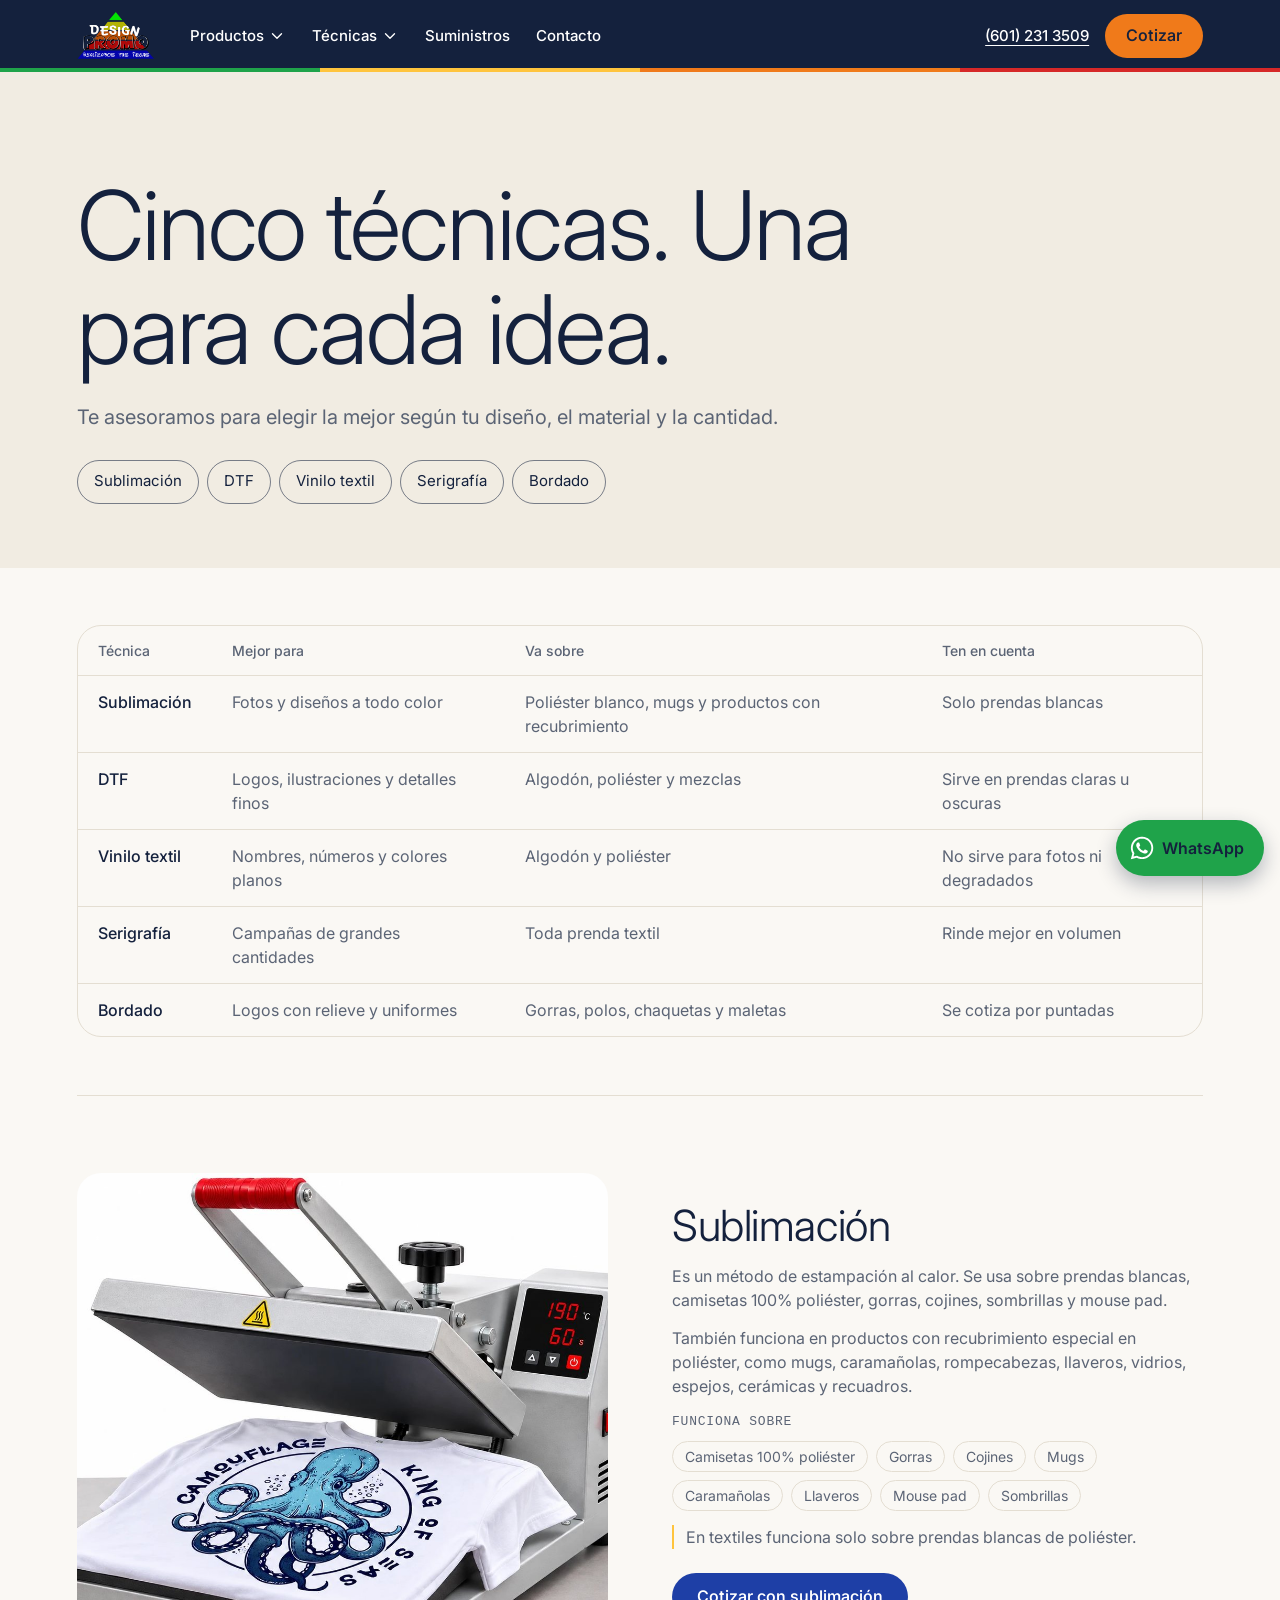
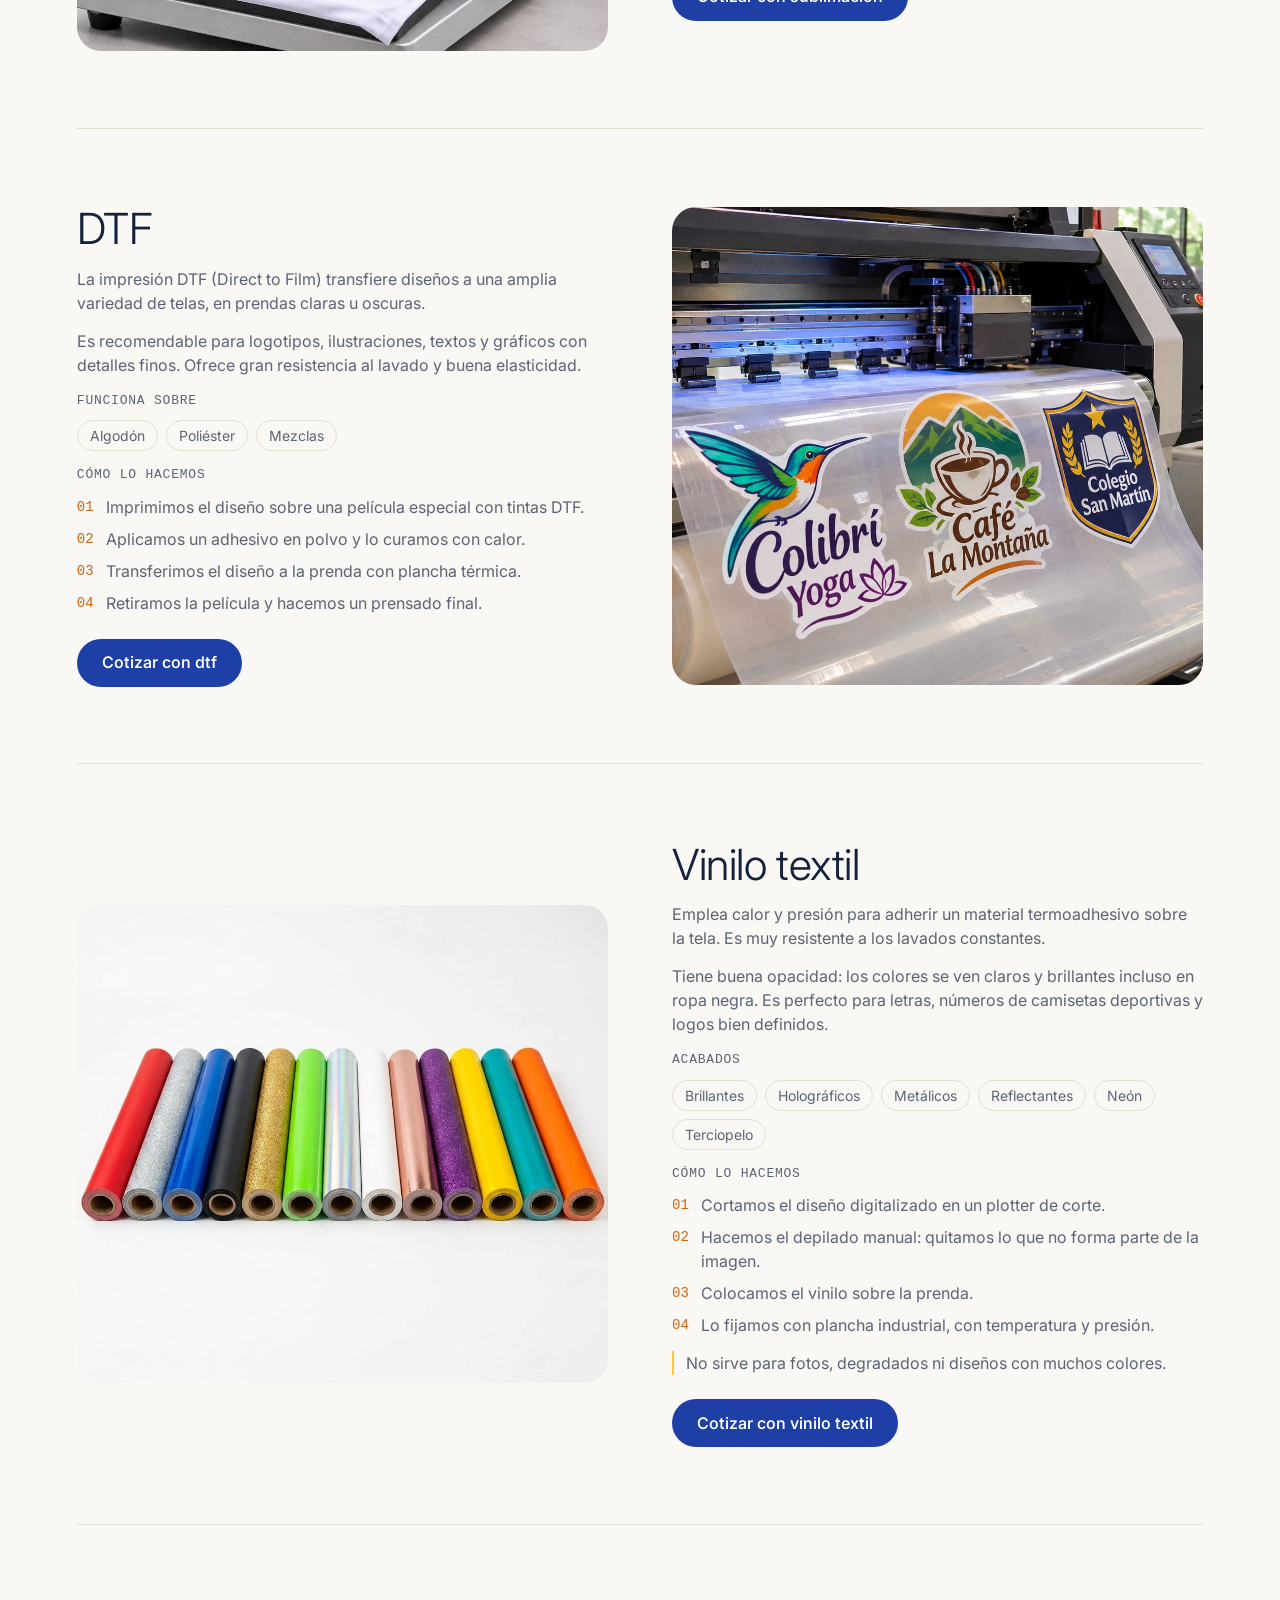
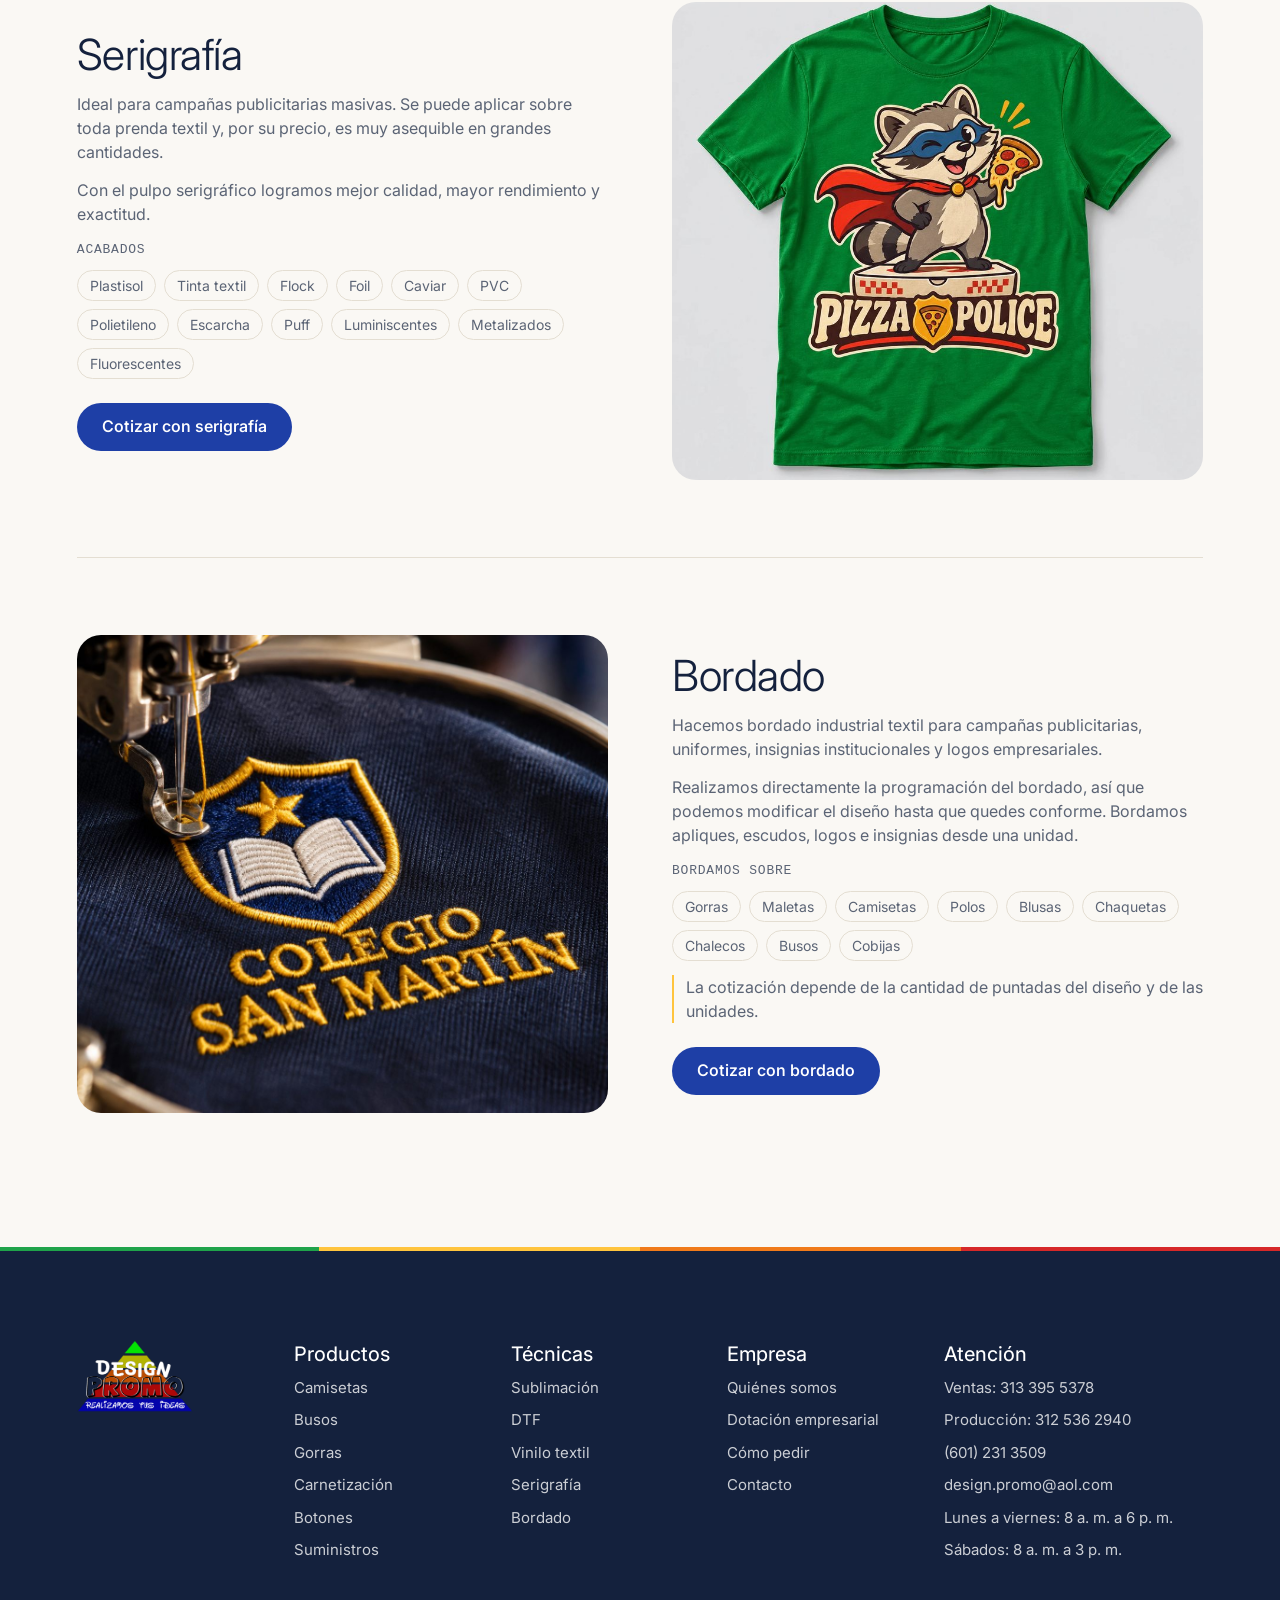
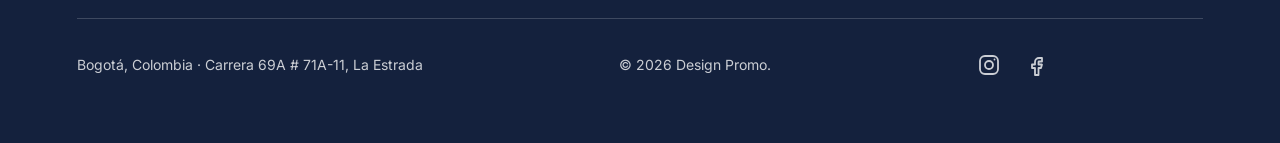
<file: tecnicas.html>
<!doctype html>
<html lang="es">
<head>
<meta charset="utf-8">
<meta name="viewport" content="width=device-width, initial-scale=1">
<title>Técnicas de personalización | Design Promo</title>
<meta name="description" content="Sublimación, DTF, vinilo textil, serigrafía y bordado. Te asesoramos para elegir la técnica según tu diseño, el material y la cantidad.">
<meta name="theme-color" content="#14213D">
<meta property="og:title" content="Técnicas de personalización | Design Promo">
<meta property="og:description" content="Sublimación, DTF, vinilo textil, serigrafía y bordado. Te asesoramos para elegir la técnica según tu diseño, el material y la cantidad.">
<meta property="og:type" content="website">
<meta property="og:url" content="https://designpromo.co/tecnicas">
<link rel="canonical" href="https://designpromo.co/tecnicas">
<meta property="og:image" content="https://designpromo.co/assets/img/escenas/mug-logo.jpg">
<link rel="icon" href="assets/img/marca/favicon.svg" type="image/svg+xml">
<link rel="preload" href="assets/fonts/inter-latin-var.woff2" as="font" type="font/woff2" crossorigin>
<link rel="stylesheet" href="assets/css/styles.css">
<script>document.documentElement.classList.add('js');</script>
</head>
<body>
<!-- SPRITE -->
<svg class="sprite" aria-hidden="true" focusable="false" xmlns="http://www.w3.org/2000/svg">
	<symbol id="i-chevron" viewBox="0 0 24 24"><path d="m6 9 6 6 6-6" fill="none" stroke="currentColor" stroke-width="1.8" stroke-linecap="round" stroke-linejoin="round"/></symbol>
	<symbol id="i-arrow" viewBox="0 0 24 24"><path d="M5 12h14M13 6l6 6-6 6" fill="none" stroke="currentColor" stroke-width="1.8" stroke-linecap="round" stroke-linejoin="round"/></symbol>
	<symbol id="i-left" viewBox="0 0 24 24"><path d="M15 6l-6 6 6 6" fill="none" stroke="currentColor" stroke-width="1.8" stroke-linecap="round" stroke-linejoin="round"/></symbol>
	<symbol id="i-right" viewBox="0 0 24 24"><path d="M9 6l6 6-6 6" fill="none" stroke="currentColor" stroke-width="1.8" stroke-linecap="round" stroke-linejoin="round"/></symbol>
	<symbol id="i-menu" viewBox="0 0 24 24"><path d="M4 8h16M4 16h16" fill="none" stroke="currentColor" stroke-width="1.8" stroke-linecap="round"/></symbol>
	<symbol id="i-close" viewBox="0 0 24 24"><path d="M6 6l12 12M18 6 6 18" fill="none" stroke="currentColor" stroke-width="1.8" stroke-linecap="round"/></symbol>
	<symbol id="i-play" viewBox="0 0 24 24"><path d="M8 5l11 7-11 7z" fill="currentColor"/></symbol>
	<symbol id="i-pause" viewBox="0 0 24 24"><path d="M9 6v12M15 6v12" fill="none" stroke="currentColor" stroke-width="2" stroke-linecap="round"/></symbol>
	<symbol id="i-truck" viewBox="0 0 24 24"><g fill="none" stroke="currentColor" stroke-width="1.8" stroke-linecap="round" stroke-linejoin="round"><path d="M3 6h11v10H3z"/><path d="M14 9h4l3 3v4h-7z"/><circle cx="7" cy="18" r="2"/><circle cx="17" cy="18" r="2"/></g></symbol>
	<symbol id="i-phone" viewBox="0 0 24 24"><path d="M22 16.9v3a2 2 0 0 1-2.2 2 19.8 19.8 0 0 1-8.6-3 19.5 19.5 0 0 1-6-6 19.8 19.8 0 0 1-3-8.7A2 2 0 0 1 4.2 2h3a2 2 0 0 1 2 1.7c.1 1 .4 1.9.7 2.8a2 2 0 0 1-.5 2.1L8.2 9.9a16 16 0 0 0 6 6l1.3-1.3a2 2 0 0 1 2.1-.4c.9.3 1.8.6 2.8.7a2 2 0 0 1 1.7 2z" fill="none" stroke="currentColor" stroke-width="1.8" stroke-linecap="round" stroke-linejoin="round"/></symbol>
	<symbol id="i-mail" viewBox="0 0 24 24"><g fill="none" stroke="currentColor" stroke-width="1.8" stroke-linecap="round" stroke-linejoin="round"><rect x="3" y="5" width="18" height="14" rx="2"/><path d="m3 7 9 6 9-6"/></g></symbol>
	<symbol id="i-pin" viewBox="0 0 24 24"><g fill="none" stroke="currentColor" stroke-width="1.8" stroke-linecap="round" stroke-linejoin="round"><path d="M20 10c0 6-8 12-8 12s-8-6-8-12a8 8 0 0 1 16 0z"/><circle cx="12" cy="10" r="3"/></g></symbol>
	<symbol id="i-clock" viewBox="0 0 24 24"><g fill="none" stroke="currentColor" stroke-width="1.8" stroke-linecap="round" stroke-linejoin="round"><circle cx="12" cy="12" r="9"/><path d="M12 7v5l3 2"/></g></symbol>
	<symbol id="i-chat" viewBox="0 0 24 24"><path d="M21 11.5a8.4 8.4 0 0 1-12.1 7.5L3 21l2-5.9A8.4 8.4 0 1 1 21 11.5z" fill="none" stroke="currentColor" stroke-width="1.8" stroke-linecap="round" stroke-linejoin="round"/></symbol>
	<symbol id="i-instagram" viewBox="0 0 24 24"><g fill="none" stroke="currentColor" stroke-width="1.8" stroke-linecap="round" stroke-linejoin="round"><rect x="3" y="3" width="18" height="18" rx="5"/><circle cx="12" cy="12" r="4"/><path d="M17.5 6.5h.01"/></g></symbol>
	<symbol id="i-facebook" viewBox="0 0 24 24"><path d="M14 8.5h3V5h-3a4 4 0 0 0-4 4v2.5H7V15h3v7h3.5v-7H16l1-3.5h-3.5V9c0-.3.2-.5.5-.5z" fill="none" stroke="currentColor" stroke-width="1.8" stroke-linecap="round" stroke-linejoin="round"/></symbol>
	<symbol id="i-wa" viewBox="0 0 32 32"><path fill="currentColor" fill-rule="evenodd" d="M15.61 1.01l.9 0 .97 .06 .87 .1 1.06 .21 .9 .23 .89 .3 .84 .33 .92 .45 .82 .46 .84 .55 .85 .65 .62 .53 .81 .81 .5 .56 .54 .67 .57 .81 .49 .8 .5 .94 .42 .98 .29 .8 .24 .84 .21 .92 .14 .84 .11 1.08 .02 1.33-.03 .63-.09 .91-.15 .92-.19 .85-.26 .88-.28 .79-.44 1.01-.34 .68-.34 .59-.52 .81-.42 .57-.44 .55-.47 .53-.58 .59-.57 .52-.61 .51-.56 .41-.72 .48-.66 .4-.84 .43-.62 .27-.63 .25-.7 .24-.67 .19-.65 .15-.71 .13-.86 .12-1.11 .07-.99-.01-.87-.06-.73-.09-.81-.14-.73-.17-.67-.19-.72-.24-.66-.26-.54-.24-.8-.4-7.87 2.06 2.09-7.68-.52-1.02-.27-.58-.33-.85-.25-.78-.25-.97-.18-.94-.11-.91-.06-.8-.01-.69 .04-1.03 .1-.9 .17-1.01 .21-.87 .28-.92 .29-.76 .37-.84 .44-.85 .59-.95 .61-.85 .53-.66 .64-.69 .78-.73 .75-.62 .88-.64 .92-.56 .87-.45 1-.43 .87-.31 1.1-.31 .83-.17 .96-.14zM15.72 3.52l-.79 .05-.85 .11-.76 .14-.87 .24-.77 .26-.82 .35-.73 .37-.7 .42-.6 .4-.89 .71-.82 .79-.45 .49-.62 .79-.43 .63-.38 .65-.39 .77-.35 .83-.23 .65-.21 .78-.17 .8-.11 .81-.06 .81-.01 .82 .05 .81 .09 .77 .15 .77 .19 .75 .24 .74 .31 .79 .31 .66 .35 .63 .49 .81-1.23 4.53 4.66-1.21 1.01 .58 .72 .35 .61 .25 .56 .2 .62 .18 .73 .17 .63 .12 .5 .06 .74 .06 .94 .02 .41-.02 .64-.06 .57-.07 .75-.15 .6-.15 .76-.24 .51-.18 .58-.25 .54-.27 .56-.31 .68-.43 .66-.47 .38-.32 .41-.35 .54-.53 .39-.43 .49-.6 .34-.45 .43-.66 .32-.56 .34-.69 .3-.7 .24-.68 .21-.73 .18-.81 .12-.79 .07-.74 .02-.99-.03-.55-.09-.88-.1-.62-.16-.71-.21-.75-.28-.79-.35-.79-.38-.73-.35-.57-.42-.61-.58-.74-.42-.46-.67-.67-.59-.5-.63-.47-.69-.46-.59-.33-.75-.37-.76-.32-.79-.26-.73-.19-.91-.17-.67-.09-.87-.05zM10.91 8.53l.45 .01 .37 .09 .3 .16 .23 .22 .15 .27 1.14 3.05 .03 .18 0 .13-.04 .14-.09 .17-.22 .33-.8 .91-.15 .28-.05 .24 .02 .14 .06 .12 .47 .79 .36 .52 .56 .72 .28 .32 .46 .46 .49 .43 .53 .4 .57 .39 .78 .45 .39 .2 .3 .11 .18 .04 .18 0 .1-.02 .15-.08 .79-.85 .63-.76 .15-.14 .16-.06 .14 0 .15 .04 .33 .13 1.21 .62 1.76 .95 .15 .11 .07 .1 .04 .19-.01 .38-.11 .6-.16 .51-.15 .34-.2 .27-.33 .32-.6 .42-.47 .25-.53 .2-.57 .12-.64 .04-.5-.04-.68-.14-.6-.19-.96-.37-1.33-.59-.78-.41-.68-.43-.62-.45-.86-.73-.78-.77-.62-.69-.6-.74-.62-.86-.83-1.29-.36-.63-.31-.67-.23-.63-.17-.7-.08-.56 .02-.73 .1-.65 .14-.45 .1-.26 .3-.56 .42-.55 .41-.42 .13-.11 .18-.11 .25-.11 .28-.07z"/></symbol>
</svg>
<!-- /SPRITE -->

<!-- CABECERA -->
<a class="skip" href="#contenido">Saltar al contenido</a>

<header class="site-header" data-header>
	<div class="site-header__bar wrap">
		<a class="logo" href="index.html" aria-label="Design Promo, ir al inicio"><img src="assets/img/marca/logo-design-promo.png" alt="" width="300" height="187"></a>

		<nav class="nav" id="nav-principal" aria-label="Principal" data-nav>
			<ul class="nav__list">
				<li class="nav__item">
					<button class="nav__link" type="button" aria-expanded="false" aria-controls="menu-productos">Productos <svg class="icon icon--s"><use href="#i-chevron"/></svg></button>
					<div class="nav__panel nav__panel--wide" id="menu-productos" hidden>
						<div class="nav__col">
							<p class="nav__heading"><a href="productos.html">Textiles</a></p>
							<ul>
								<li><a href="productos.html#camisetas">Camisetas</a></li>
								<li><a href="productos.html#busos">Busos</a></li>
								<li><a href="productos.html#gorras">Gorras</a></li>
								<li><a href="productos.html#chaquetas">Chaquetas y chalecos</a></li>
							</ul>
						</div>
						<div class="nav__col">
							<p class="nav__heading"><a href="productos.html">Más textiles</a></p>
							<ul>
								<li><a href="productos.html#delantales">Delantales</a></li>
								<li><a href="productos.html#infantil">Línea infantil</a></li>
								<li><a href="productos.html#camisas">Camisas y jeans</a></li>
								<li><a href="productos.html#bolsos">Bolsos y tulas</a></li>
								<li><a href="productos.html#cojines">Cojines</a></li>
								<li><a href="productos.html#paraguas">Paraguas</a></li>
							</ul>
						</div>
						<div class="nav__col">
							<p class="nav__heading"><a href="productos.html#mugs">Mugs y carnets</a></p>
							<ul>
								<li><a href="productos.html#mugs">Mugs, termos y caramañolas</a></li>
								<li><a href="productos.html#carnetizacion">Carnetización</a></li>
								<li><a href="productos.html#botones">Botones</a></li>
							</ul>
						</div>
						<div class="nav__col">
							<p class="nav__heading"><a href="productos.html#suministros">Para estampadores</a></p>
							<ul>
								<li><a href="productos.html#suministros">Vinilos y papeles</a></li>
								<li><a href="productos.html#mugs">Mugs sin estampar</a></li>
							</ul>
						</div>
					</div>
				</li>
				<li class="nav__item">
					<button class="nav__link" type="button" aria-expanded="false" aria-controls="menu-tecnicas">Técnicas <svg class="icon icon--s"><use href="#i-chevron"/></svg></button>
					<div class="nav__panel" id="menu-tecnicas" hidden>
						<ul class="nav__rich">
							<li><a href="tecnicas.html#sublimacion"><strong>Sublimación</strong><span>A todo color sobre poliéster y mugs</span></a></li>
							<li><a href="tecnicas.html#dtf"><strong>DTF</strong><span>Detalle fino en algodón y mezclas</span></a></li>
							<li><a href="tecnicas.html#vinilo"><strong>Vinilo textil</strong><span>Nombres, números y colores planos</span></a></li>
							<li><a href="tecnicas.html#serigrafia"><strong>Serigrafía</strong><span>Campañas de grandes cantidades</span></a></li>
							<li><a href="tecnicas.html#bordado"><strong>Bordado</strong><span>Logos con relieve, desde 1 unidad</span></a></li>
						</ul>
					</div>
				</li>
				<li class="nav__item"><a class="nav__link" href="productos.html#suministros">Suministros</a></li>
				<li class="nav__item"><a class="nav__link" href="contacto.html">Contacto</a></li>
			</ul>
			<a class="nav__pill" href="contacto.html#envios"><svg class="icon icon--s"><use href="#i-truck"/></svg> Envíos a toda Colombia</a>
		</nav>

		<div class="site-header__actions">
			<a class="site-header__tel" href="tel:+576012313509">(601) 231 3509</a>
			<a class="btn btn--primary btn--sm" href="https://wa.me/573133955378?text=Hola%2C%20quisiera%20realizar%20una%20cotizaci%C3%B3n" target="_blank" rel="noopener">Cotizar</a>
			<button class="menu-toggle" type="button" aria-expanded="false" aria-controls="nav-principal" aria-label="Abrir menú" data-menu-toggle>
				<svg class="icon menu-toggle__open"><use href="#i-menu"/></svg>
				<svg class="icon menu-toggle__close"><use href="#i-close"/></svg>
			</button>
		</div>
	</div>
</header>
<!-- /CABECERA -->

<main id="contenido">
	<section class="page-hero">
		<div class="wrap">
			<h1>Cinco técnicas. Una para cada idea.</h1>
			<p>Te asesoramos para elegir la mejor según tu diseño, el material y la cantidad.</p>
			<nav class="jump" aria-label="Ir a una técnica">
				<a class="filter" href="#sublimacion">Sublimación</a>
				<a class="filter" href="#dtf">DTF</a>
				<a class="filter" href="#vinilo">Vinilo textil</a>
				<a class="filter" href="#serigrafia">Serigrafía</a>
				<a class="filter" href="#bordado">Bordado</a>
			</nav>
		</div>
	</section>

	<div class="page-body">
		<div class="wrap section">
			<div class="table-wrap" tabindex="0" role="region" aria-label="Comparación de técnicas">
				<table class="compare">
					<thead>
						<tr><th scope="col">Técnica</th><th scope="col">Mejor para</th><th scope="col">Va sobre</th><th scope="col">Ten en cuenta</th></tr>
					</thead>
					<tbody>
						<tr><th scope="row">Sublimación</th><td>Fotos y diseños a todo color</td><td>Poliéster blanco, mugs y productos con recubrimiento</td><td>Solo prendas blancas</td></tr>
						<tr><th scope="row">DTF</th><td>Logos, ilustraciones y detalles finos</td><td>Algodón, poliéster y mezclas</td><td>Sirve en prendas claras u oscuras</td></tr>
						<tr><th scope="row">Vinilo textil</th><td>Nombres, números y colores planos</td><td>Algodón y poliéster</td><td>No sirve para fotos ni degradados</td></tr>
						<tr><th scope="row">Serigrafía</th><td>Campañas de grandes cantidades</td><td>Toda prenda textil</td><td>Rinde mejor en volumen</td></tr>
						<tr><th scope="row">Bordado</th><td>Logos con relieve y uniformes</td><td>Gorras, polos, chaquetas y maletas</td><td>Se cotiza por puntadas</td></tr>
					</tbody>
				</table>
			</div>
		</div>
		<div class="wrap section section--flush-top">
			<article class="tblock" id="sublimacion" aria-labelledby="titulo-sublimacion">
				<div class="tblock__media"><img src="assets/img/escenas/plancha-pulpo.jpg" alt="Plancha térmica estampando un pulpo azul sobre una camiseta blanca" loading="lazy" width="1216" height="912"></div>
				<div class="tblock__body">
					<h2 class="t-h3" id="titulo-sublimacion">Sublimación</h2>
					<p>Es un método de estampación al calor. Se usa sobre prendas blancas, camisetas 100% poliéster, gorras, cojines, sombrillas y mouse pad.</p>
					<p>También funciona en productos con recubrimiento especial en poliéster, como mugs, caramañolas, rompecabezas, llaveros, vidrios, espejos, cerámicas y recuadros.</p>
					<p class="tblock__label">Funciona sobre</p>
					<ul class="tags"><li>Camisetas 100% poliéster</li><li>Gorras</li><li>Cojines</li><li>Mugs</li><li>Caramañolas</li><li>Llaveros</li><li>Mouse pad</li><li>Sombrillas</li></ul>
					<p class="tblock__warn">En textiles funciona solo sobre prendas blancas de poliéster.</p>
					<div class="tblock__cta"><a class="btn btn--primary" href="https://wa.me/573133955378?text=Hola%2C%20quisiera%20cotizar%20con%20sublimaci%C3%B3n" target="_blank" rel="noopener">Cotizar con sublimación</a></div>
				</div>
			</article>
			<article class="tblock" id="dtf" aria-labelledby="titulo-dtf">
				<div class="tblock__media"><img src="assets/img/escenas/dtf-pelicula.jpg" alt="Impresora DTF imprimiendo logos de clientes sobre película" loading="lazy" width="1411" height="941"></div>
				<div class="tblock__body">
					<h2 class="t-h3" id="titulo-dtf">DTF</h2>
					<p>La impresión DTF (Direct to Film) transfiere diseños a una amplia variedad de telas, en prendas claras u oscuras.</p>
					<p>Es recomendable para logotipos, ilustraciones, textos y gráficos con detalles finos. Ofrece gran resistencia al lavado y buena elasticidad.</p>
					<p class="tblock__label">Funciona sobre</p>
					<ul class="tags"><li>Algodón</li><li>Poliéster</li><li>Mezclas</li></ul>
					<p class="tblock__label">Cómo lo hacemos</p>
					<ol class="process"><li>Imprimimos el diseño sobre una película especial con tintas DTF.</li><li>Aplicamos un adhesivo en polvo y lo curamos con calor.</li><li>Transferimos el diseño a la prenda con plancha térmica.</li><li>Retiramos la película y hacemos un prensado final.</li></ol>
					<div class="tblock__cta"><a class="btn btn--primary" href="https://wa.me/573133955378?text=Hola%2C%20quisiera%20cotizar%20con%20dtf" target="_blank" rel="noopener">Cotizar con dtf</a></div>
				</div>
			</article>
			<article class="tblock" id="vinilo" aria-labelledby="titulo-vinilo">
				<div class="tblock__media"><img src="assets/img/escenas/vinilos.jpg" alt="Rollos de vinilo textil de muchos colores" loading="lazy" width="1024" height="1024"></div>
				<div class="tblock__body">
					<h2 class="t-h3" id="titulo-vinilo">Vinilo textil</h2>
					<p>Emplea calor y presión para adherir un material termoadhesivo sobre la tela. Es muy resistente a los lavados constantes.</p>
					<p>Tiene buena opacidad: los colores se ven claros y brillantes incluso en ropa negra. Es perfecto para letras, números de camisetas deportivas y logos bien definidos.</p>
					<p class="tblock__label">Acabados</p>
					<ul class="tags"><li>Brillantes</li><li>Holográficos</li><li>Metálicos</li><li>Reflectantes</li><li>Neón</li><li>Terciopelo</li></ul>
					<p class="tblock__label">Cómo lo hacemos</p>
					<ol class="process"><li>Cortamos el diseño digitalizado en un plotter de corte.</li><li>Hacemos el depilado manual: quitamos lo que no forma parte de la imagen.</li><li>Colocamos el vinilo sobre la prenda.</li><li>Lo fijamos con plancha industrial, con temperatura y presión.</li></ol>
					<p class="tblock__warn">No sirve para fotos, degradados ni diseños con muchos colores.</p>
					<div class="tblock__cta"><a class="btn btn--primary" href="https://wa.me/573133955378?text=Hola%2C%20quisiera%20cotizar%20con%20vinilo%20textil" target="_blank" rel="noopener">Cotizar con vinilo textil</a></div>
				</div>
			</article>
			<article class="tblock" id="serigrafia" aria-labelledby="titulo-serigrafia">
				<div class="tblock__media"><img src="assets/img/tiles/camiseta-pizza-police.jpg" alt="Camiseta verde con un mapache superhéroe y el texto Pizza Police" loading="lazy" width="900" height="822"></div>
				<div class="tblock__body">
					<h2 class="t-h3" id="titulo-serigrafia">Serigrafía</h2>
					<p>Ideal para campañas publicitarias masivas. Se puede aplicar sobre toda prenda textil y, por su precio, es muy asequible en grandes cantidades.</p>
					<p>Con el pulpo serigráfico logramos mejor calidad, mayor rendimiento y exactitud.</p>
					<p class="tblock__label">Acabados</p>
					<ul class="tags"><li>Plastisol</li><li>Tinta textil</li><li>Flock</li><li>Foil</li><li>Caviar</li><li>PVC</li><li>Polietileno</li><li>Escarcha</li><li>Puff</li><li>Luminiscentes</li><li>Metalizados</li><li>Fluorescentes</li></ul>
					<div class="tblock__cta"><a class="btn btn--primary" href="https://wa.me/573133955378?text=Hola%2C%20quisiera%20cotizar%20con%20serigraf%C3%ADa" target="_blank" rel="noopener">Cotizar con serigrafía</a></div>
				</div>
			</article>
			<article class="tblock" id="bordado" aria-labelledby="titulo-bordado">
				<div class="tblock__media"><img src="assets/img/escenas/bordado-colegio.jpg" alt="Bordadora cosiendo el escudo de un colegio en hilo dorado" loading="lazy" width="1138" height="1024"></div>
				<div class="tblock__body">
					<h2 class="t-h3" id="titulo-bordado">Bordado</h2>
					<p>Hacemos bordado industrial textil para campañas publicitarias, uniformes, insignias institucionales y logos empresariales.</p>
					<p>Realizamos directamente la programación del bordado, así que podemos modificar el diseño hasta que quedes conforme. Bordamos apliques, escudos, logos e insignias desde una unidad.</p>
					<p class="tblock__label">Bordamos sobre</p>
					<ul class="tags"><li>Gorras</li><li>Maletas</li><li>Camisetas</li><li>Polos</li><li>Blusas</li><li>Chaquetas</li><li>Chalecos</li><li>Busos</li><li>Cobijas</li></ul>
					<p class="tblock__warn">La cotización depende de la cantidad de puntadas del diseño y de las unidades.</p>
					<div class="tblock__cta"><a class="btn btn--primary" href="https://wa.me/573133955378?text=Hola%2C%20quisiera%20cotizar%20con%20bordado" target="_blank" rel="noopener">Cotizar con bordado</a></div>
				</div>
			</article>
		</div>
	</div>

	<div class="sheet--last">
<!-- PIE -->
		<footer class="site-footer">
			<div class="wrap">
				<div class="site-footer__cols">
					<div class="site-footer__brand">
						<a href="index.html" aria-label="Design Promo, ir al inicio"><img src="assets/img/marca/logo-design-promo.png" alt="" loading="lazy" width="300" height="187"></a>
					</div>
					<nav aria-label="Productos">
						<h2 class="t-h4">Productos</h2>
						<ul>
							<li><a href="productos.html#camisetas">Camisetas</a></li>
							<li><a href="productos.html#busos">Busos</a></li>
							<li><a href="productos.html#gorras">Gorras</a></li>
							<li><a href="productos.html#carnetizacion">Carnetización</a></li>
							<li><a href="productos.html#botones">Botones</a></li>
							<li><a href="productos.html#suministros">Suministros</a></li>
						</ul>
					</nav>
					<nav aria-label="Técnicas">
						<h2 class="t-h4">Técnicas</h2>
						<ul>
							<li><a href="tecnicas.html#sublimacion">Sublimación</a></li>
							<li><a href="tecnicas.html#dtf">DTF</a></li>
							<li><a href="tecnicas.html#vinilo">Vinilo textil</a></li>
							<li><a href="tecnicas.html#serigrafia">Serigrafía</a></li>
							<li><a href="tecnicas.html#bordado">Bordado</a></li>
						</ul>
					</nav>
					<nav aria-label="Empresa">
						<h2 class="t-h4">Empresa</h2>
						<ul>
							<li><a href="contacto.html#nosotros">Quiénes somos</a></li>
							<li><a href="index.html#empresas">Dotación empresarial</a></li>
							<li><a href="index.html#como-pedir">Cómo pedir</a></li>
							<li><a href="contacto.html">Contacto</a></li>
						</ul>
					</nav>
					<div>
						<h2 class="t-h4">Atención</h2>
						<ul>
							<li><a href="https://wa.me/573133955378" target="_blank" rel="noopener">Ventas: 313 395 5378</a></li>
							<li><a href="https://wa.me/573125362940" target="_blank" rel="noopener">Producción: 312 536 2940</a></li>
							<li><a href="tel:+576012313509">(601) 231 3509</a></li>
							<li><a href="mailto:design.promo@aol.com">design.promo@aol.com</a></li>
							<li>Lunes a viernes: 8 a. m. a 6 p. m.</li>
							<li>Sábados: 8 a. m. a 3 p. m.</li>
						</ul>
					</div>
				</div>
				<div class="site-footer__legal">
					<p>Bogotá, Colombia · Carrera 69A # 71A-11, La Estrada</p>
					<p>© 2026 Design Promo.</p>
					<ul class="site-footer__social">
						<li><a href="https://www.instagram.com/designpromo/" target="_blank" rel="noopener" aria-label="Instagram"><svg class="icon"><use href="#i-instagram"/></svg></a></li>
						<li><a href="https://www.facebook.com/empresadesignpromo" target="_blank" rel="noopener" aria-label="Facebook"><svg class="icon"><use href="#i-facebook"/></svg></a></li>
					</ul>
				</div>
			</div>
		</footer>
<!-- /PIE -->
	</div>
</main>

<!-- FLOTANTE -->
<a class="wa-float" href="https://wa.me/573133955378?text=Hola%2C%20quisiera%20realizar%20una%20cotizaci%C3%B3n" target="_blank" rel="noopener" aria-label="Escríbenos por WhatsApp">
	<svg class="icon"><use href="#i-wa"/></svg>
	<span>WhatsApp</span>
</a>
<!-- /FLOTANTE -->

<script src="assets/js/main.js" defer></script>
</body>
</html>
</file>
<file: assets/css/styles.css>
/*
 * Design Promo – estilos del sitio local.
 * No depende de WordPress. Los tokens están documentados en DESIGN.md.
 */

/* Tipografía local (licencia en assets/fonts). */
@font-face {
	font-family: "Inter";
	src: url("../fonts/inter-latin-var.woff2") format("woff2");
	font-weight: 300 700;
	font-style: normal;
	font-display: swap;
}

:root {
	/* Color */
	--color-fondo: #FAF8F4;
	--color-seccion: #F1ECE2;
	--color-borde: #E4DED2;
	--color-texto: #14213D;
	--color-texto-suave: #5B6475;
	--color-primario: #1E3FA6;
	--color-primario-hover: #183285;
	--color-acento: #F07A1A;
	--color-acento-texto: #D9610C;
	--color-detalle: #FFC43D;
	--color-detalle-texto: #A67C00;
	--color-oferta: #D62828;
	--color-exito: #1FA34A;
	--color-whatsapp: #32D951;
	--color-whatsapp-hover: #27C044;
	--franja-marca: linear-gradient(90deg, #1FA34A 0 25%, #FFC43D 25% 50%, #F07A1A 50% 75%, #D62828 75%);

	/* Derivados de la paleta. --color-tinta conserva el azul noche dentro de .hero y demás zonas oscuras. */
	--color-blanco: #ffffff;
	--color-tinta: var(--color-texto);
	--color-borde-fuerte: rgba(20, 33, 61, 0.55);
	--tinte: rgba(20, 33, 61, 0.06);
	--destaque: var(--color-primario);
	--btn-bg: var(--color-primario);
	--btn-bg-hover: var(--color-primario-hover);
	--btn-fg: var(--color-blanco);

	/* Tipografía */
	--font: "Inter", system-ui, -apple-system, "Segoe UI", Roboto, sans-serif;
	--mono: ui-monospace, "Cascadia Code", Consolas, Menlo, monospace;
	--fs-d1: clamp(2.625rem, 1.1rem + 6.4vw, 6rem);
	--fs-d2: clamp(2.5rem, 1.6rem + 3.3vw, 4rem);
	--fs-h2: clamp(2.25rem, 1.6rem + 2.4vw, 3.5rem);
	--fs-h3: clamp(1.875rem, 1.4rem + 1.6vw, 2.75rem);
	--fs-lg: clamp(1.125rem, 1.05rem + 0.3vw, 1.25rem);

	/* Espacio y forma */
	--gutter: clamp(16px, 6vw, 88px);
	--content: 1264px;
	--space-section: clamp(40px, 4.5vw, 64px);
	--header-h: 72px;
	--radius-s: 12px;
	--radius-m: 24px;
	--radius-l: clamp(32px, 3.4vw, 48px);
	--shadow: 0 24px 64px rgba(20, 33, 61, 0.18);
	--ease: cubic-bezier(0.2, 0.7, 0.2, 1);
}

/* Zonas oscuras: el logo y las fotos a sangre siguen sobre azul noche. */
.hero,
.site-header,
.site-footer,
.sheet--azul,
.carnet__top,
.carnet__face--back {
	--color-texto: var(--color-blanco);
	--color-texto-suave: rgba(255, 255, 255, 0.78);
	--color-borde: rgba(255, 255, 255, 0.18);
	--color-borde-fuerte: rgba(255, 255, 255, 0.45);
	--tinte: rgba(255, 255, 255, 0.1);
	--destaque: var(--color-detalle);
	--btn-bg: var(--color-acento);
	--btn-bg-hover: var(--color-detalle);
	--btn-fg: var(--color-tinta);
	color: var(--color-texto);
}

*,
*::before,
*::after {
	box-sizing: border-box;
}

html {
	color-scheme: light;
	scroll-behavior: smooth;
	scroll-padding-top: calc(var(--header-h) + 16px);
	-webkit-text-size-adjust: 100%;
}

body {
	margin: 0;
	overflow-x: clip;
	background: var(--color-fondo);
	color: var(--color-texto);
	font-family: var(--font);
	font-size: 16px;
	line-height: 1.5;
	-webkit-font-smoothing: antialiased;
}

h1,
h2,
h3,
h4,
p,
ul,
ol,
dl,
dd,
figure,
blockquote {
	margin: 0;
	padding: 0;
}

ul,
ol {
	list-style: none;
}

h1,
h2,
h3 {
	text-wrap: balance;
}

img {
	display: block;
	max-width: 100%;
	height: auto;
}

a {
	color: inherit;
}

button,
input {
	font: inherit;
	color: inherit;
}

:focus-visible {
	outline: 2px solid var(--color-texto);
	outline-offset: 2px;
}

.sprite {
	position: absolute;
	width: 0;
	height: 0;
	overflow: hidden;
}

.icon {
	flex: none;
	width: 24px;
	height: 24px;
}

.icon--s {
	width: 18px;
	height: 18px;
}

.icon--xs {
	width: 12px;
	height: 12px;
}

.sr-only {
	position: absolute !important;
	width: 1px;
	height: 1px;
	overflow: hidden;
	clip: rect(0 0 0 0);
	white-space: nowrap;
}

.wrap {
	width: min(100% - var(--gutter) * 2, var(--content));
	margin-inline: auto;
}

.skip {
	position: fixed;
	top: 8px;
	left: 8px;
	z-index: 100;
	padding: 10px 16px;
	border-radius: var(--radius-s);
	background: var(--color-tinta);
	color: var(--color-blanco);
	font-weight: 600;
	transform: translateY(-200%);
}

.skip:focus {
	transform: none;
}

/* Tipos ------------------------------------------------------------------- */

.t-d2 {
	font-size: var(--fs-d2);
	font-weight: 330;
	line-height: 1.08;
	letter-spacing: -0.02em;
}

.t-h2 {
	font-size: var(--fs-h2);
	font-weight: 330;
	line-height: 1.08;
	letter-spacing: -0.03em;
}

.t-h3 {
	font-size: var(--fs-h3);
	font-weight: 330;
	line-height: 1.1;
	letter-spacing: -0.01em;
}

.t-h4 {
	font-size: 20px;
	font-weight: 450;
	line-height: 1.3;
}

.t-lg {
	font-size: var(--fs-lg);
	line-height: 1.5;
}

/* main.js lleva --avance de 0 a 1 con el scroll. Sin él, la línea queda completa. */
.subrayado {
	--avance: 1;
	background: linear-gradient(var(--color-acento), var(--color-acento)) left bottom / calc(var(--avance) * 100%) 0.08em no-repeat;
}

.center {
	text-align: center;
}

.center-row {
	display: flex;
	justify-content: center;
	margin-top: 56px;
}

/* Botones y enlaces ------------------------------------------------------- */

.btn {
	display: inline-flex;
	align-items: center;
	justify-content: center;
	gap: 8px;
	min-height: 48px;
	padding: 12px 24px;
	border: 1px solid transparent;
	border-radius: 999px;
	background: none;
	font-size: 16px;
	font-weight: 550;
	line-height: 1.2;
	text-decoration: none;
	white-space: nowrap;
	cursor: pointer;
	transition: background-color 0.2s ease, border-color 0.2s ease, color 0.2s ease;
}

.btn--primary {
	background: var(--btn-bg);
	color: var(--btn-fg);
}

.btn--primary:hover {
	background: var(--btn-bg-hover);
}

/* Verde del logo de WhatsApp. Blanco sobre este verde no se lee: el texto va en tinta. */
.btn--whatsapp {
	background: var(--color-whatsapp);
	color: var(--color-tinta);
}

.btn--whatsapp:hover {
	background: var(--color-whatsapp-hover);
}

.btn--whatsapp .icon {
	color: var(--color-blanco);
}

.btn--secondary {
	border-color: var(--color-texto);
	color: var(--color-texto);
}

.btn--secondary:hover {
	background: var(--tinte);
}

.btn--sm {
	min-height: 44px;
	padding: 8px 20px;
}

.btn--lg {
	min-height: 56px;
	padding: 14px 28px;
	font-size: 17px;
}

.link {
	display: inline-flex;
	align-items: center;
	gap: 6px;
	font-weight: 500;
	text-decoration: underline;
	text-decoration-thickness: 1px;
	text-underline-offset: 4px;
}

.link:hover {
	color: var(--destaque);
}

.link .icon {
	transition: transform 0.2s ease;
}

.link:hover .icon {
	transform: translateX(3px);
}

.note {
	margin-top: 24px;
	font-size: 14px;
	color: var(--color-texto-suave);
}

/* Cabecera ---------------------------------------------------------------- */

.site-header {
	position: fixed;
	inset: 0 0 auto;
	z-index: 60;
	transition: background-color 0.25s ease;
}

.site-header.is-solid {
	background: var(--color-tinta);
}

.site-header::after {
	content: "";
	position: absolute;
	inset: auto 0 0;
	height: 4px;
	background: var(--franja-marca);
	opacity: 0;
	transition: opacity 0.25s ease;
	pointer-events: none;
}

.site-header.is-solid::after {
	opacity: 1;
}

.site-header__bar {
	position: relative;
	display: flex;
	align-items: center;
	gap: 24px;
	height: var(--header-h);
}

.logo {
	flex: none;
	border-radius: 8px;
}

.logo img {
	width: auto;
	height: 48px;
}

.nav {
	display: flex;
	flex: 1;
	align-items: center;
	gap: 12px;
	min-width: 0;
}

.nav__list {
	display: flex;
	align-items: center;
	gap: 2px;
}

.nav__link {
	display: inline-flex;
	align-items: center;
	gap: 4px;
	min-height: 44px;
	padding: 8px 12px;
	border: 0;
	border-radius: 999px;
	background: none;
	font-size: 15px;
	font-weight: 500;
	text-decoration: none;
	cursor: pointer;
	transition: background-color 0.2s ease;
}

.nav__link:hover {
	background: var(--tinte);
}

.nav__link .icon {
	transition: transform 0.2s ease;
}

.nav__link[aria-expanded="true"] .icon {
	transform: rotate(180deg);
}

.nav__pill {
	display: inline-flex;
	align-items: center;
	gap: 8px;
	min-height: 36px;
	padding: 6px 14px;
	border: 1px solid var(--color-borde-fuerte);
	border-radius: 999px;
	font-size: 14px;
	font-weight: 500;
	text-decoration: none;
	white-space: nowrap;
	transition: background-color 0.2s ease;
}

.nav__pill:hover {
	background: var(--tinte);
}

.nav__panel {
	position: absolute;
	top: calc(100% - 6px);
	left: 0;
	z-index: 2;
	padding: 32px;
	border: 1px solid var(--color-borde);
	border-radius: var(--radius-m);
	background: var(--color-tinta);
	box-shadow: var(--shadow);
}

/* Puente invisible para no perder el hover entre el botón y el panel. */
.nav__panel::before {
	content: "";
	position: absolute;
	inset: -14px 0 auto;
	height: 14px;
}

.nav__panel[hidden] {
	display: none;
}

.nav__panel--wide {
	display: grid;
	grid-template-columns: repeat(4, minmax(0, 1fr));
	gap: 32px;
	width: min(100%, 960px);
}

.nav__panel--wide[hidden] {
	display: none;
}

.nav__heading {
	margin-bottom: 8px;
	font-size: 14px;
	color: var(--color-texto-suave);
}

.nav__heading a {
	text-decoration: none;
}

.nav__heading a:hover {
	color: var(--color-texto);
}

.nav__col li a {
	display: block;
	padding-block: 6px;
	text-decoration: none;
}

.nav__col li a:hover {
	color: var(--destaque);
}

.nav__rich {
	display: grid;
	grid-template-columns: repeat(2, minmax(0, 280px));
	gap: 4px;
}

.nav__rich a {
	display: block;
	padding: 12px 14px;
	border-radius: var(--radius-s);
	text-decoration: none;
	transition: background-color 0.2s ease;
}

.nav__rich a:hover {
	background: var(--tinte);
}

.nav__rich strong {
	display: block;
	font-weight: 500;
}

.nav__rich span {
	font-size: 14px;
	color: var(--color-texto-suave);
}

.site-header__actions {
	display: flex;
	flex: none;
	align-items: center;
	gap: 16px;
	margin-left: auto;
}

.site-header__tel {
	font-size: 15px;
	font-weight: 500;
	text-underline-offset: 4px;
	white-space: nowrap;
}

.menu-toggle {
	display: none;
	place-items: center;
	width: 44px;
	height: 44px;
	padding: 0;
	border: 0;
	border-radius: 50%;
	background: none;
	cursor: pointer;
}

.menu-toggle__close,
.menu-toggle[aria-expanded="true"] .menu-toggle__open {
	display: none;
}

.menu-toggle[aria-expanded="true"] .menu-toggle__close {
	display: block;
}

/* Hero -------------------------------------------------------------------- */

.hero {
	position: sticky;
	top: 0;
	z-index: 0;
	display: flex;
	align-items: flex-end;
	height: calc(100svh - 28px);
	min-height: 620px;
	overflow: hidden;
	background: var(--color-tinta);
}

.hero__media,
.hero__slide {
	position: absolute;
	inset: 0;
}

.hero__slide {
	opacity: 0;
	transition: opacity 1.2s ease;
}

.hero__slide.is-active {
	opacity: 1;
}

.hero__slide img {
	width: 100%;
	height: 100%;
	object-fit: cover;
}

.hero__slide.is-active img {
	animation: hero-zoom 8s ease-out both;
}

@keyframes hero-zoom {
	from {
		transform: scale(1.1);
	}
	to {
		transform: scale(1.02);
	}
}

/* Video vertical: llena el hero, con el encuadre en la aguja y el logo bordado. */
.hero__video {
	position: absolute;
	top: 0;
	left: 0;
	width: 100%;
	height: 100%;
	object-fit: cover;
	object-position: 50% 44%;
}

/* En celular el titular ocupa más alto: el video sube para que el logo bordado quede encima. */
@media (max-width: 520px) {
	.hero__video {
		top: auto;
		bottom: 0;
		height: 125%;
	}

	/* Los videos horizontales conservan el encuadre de la foto. */
	.hero__video--ancho {
		top: 0;
		height: 100%;
	}
}

/* Velo: asegura el contraste del texto sobre escenas claras. */
.hero::after {
	content: "";
	position: absolute;
	inset: 0;
	background:
		linear-gradient(90deg, rgba(20, 33, 61, 0.86) 0%, rgba(20, 33, 61, 0.55) 52%, rgba(20, 33, 61, 0.18) 100%),
		linear-gradient(0deg, rgba(20, 33, 61, 0.72) 0%, rgba(20, 33, 61, 0) 46%),
		linear-gradient(180deg, rgba(20, 33, 61, 0.6) 0%, rgba(20, 33, 61, 0) 22%);
}

.hero__inner {
	position: relative;
	z-index: 1;
	padding-bottom: clamp(72px, 12vh, 120px);
}

.hero__title {
	font-size: var(--fs-d1);
	font-weight: 300;
	line-height: 1.08;
	letter-spacing: -0.02em;
}

/* El alto extra evita recortar letras como la g o la p. */
.rotor {
	position: relative;
	display: block;
	height: 1.24em;
	margin-bottom: -0.16em;
	overflow: hidden;
}

.rotor__word {
	position: absolute;
	top: 0;
	left: 0;
	white-space: nowrap;
	opacity: 0;
	transform: translateY(110%);
	transition: transform 0.6s var(--ease), opacity 0.6s ease;
}

.rotor__word.is-active {
	opacity: 1;
	transform: none;
}

.rotor__word.is-leaving {
	opacity: 0;
	transform: translateY(-110%);
}

.hero__text {
	max-width: 32em;
	margin-top: 24px;
	font-size: var(--fs-lg);
	line-height: 1.4;
}

.hero__actions {
	display: flex;
	flex-wrap: wrap;
	align-items: center;
	gap: 12px;
	margin-top: 32px;
}

.hero__side {
	display: flex;
	align-items: center;
	gap: 16px;
	margin-left: auto;
}

.hero__side a {
	display: inline-flex;
	align-items: center;
	gap: 8px;
	font-weight: 550;
	text-decoration: none;
}

.hero__side a:hover {
	text-decoration: underline;
	text-underline-offset: 4px;
}

.pause {
	display: grid;
	place-items: center;
	width: 44px;
	height: 44px;
	padding: 0;
	border: 1px solid var(--color-borde-fuerte);
	border-radius: 50%;
	background: rgba(20, 33, 61, 0.35);
	cursor: pointer;
	transition: background-color 0.2s ease;
}

.pause:hover {
	background: var(--tinte);
}

.pause__go,
.pause[aria-pressed="true"] .pause__stop {
	display: none;
}

.pause[aria-pressed="true"] .pause__go {
	display: block;
}

/* Hojas ------------------------------------------------------------------- */

.sheet {
	position: relative;
	z-index: 1;
	border-radius: var(--radius-l) var(--radius-l) 0 0;
	padding-bottom: var(--radius-l);
}

.sheet + .sheet {
	margin-top: calc(var(--radius-l) * -1);
}

.sheet--last {
	padding-bottom: 0;
}

.sheet--fondo {
	background: var(--color-fondo);
}

.sheet--seccion {
	background: var(--color-seccion);
}

/* Resplandores de la marca sobre el azul noche. */
.sheet--azul {
	background:
		radial-gradient(60% 34% at 88% 14%, rgba(30, 63, 166, 0.62), transparent 72%),
		radial-gradient(52% 30% at 6% 42%, rgba(30, 63, 166, 0.34), transparent 74%),
		radial-gradient(56% 34% at 14% 88%, rgba(30, 63, 166, 0.5), transparent 74%),
		radial-gradient(44% 26% at 104% 66%, rgba(240, 122, 26, 0.11), transparent 72%),
		var(--color-tinta);
}

.section {
	padding-block: var(--space-section);
}

.section--flush-top {
	padding-top: 0;
}

.section__head {
	margin-bottom: clamp(32px, 4vw, 56px);
}

.section__head--narrow {
	max-width: 15em;
}

.section__lead {
	max-width: 36em;
	margin-block: 16px 16px;
	color: var(--color-texto-suave);
}

/* Entradas al hacer scroll: solo si hay JS y sin movimiento reducido. */
.js .reveal {
	opacity: 0;
	transform: translateY(24px);
	transition: opacity 0.6s ease, transform 0.6s var(--ease);
}

.js .reveal.is-in {
	opacity: 1;
	transform: none;
}

/* Frase por partes -------------------------------------------------------- */

.statement {
	padding-block: clamp(36px, 4.5vw, 60px) clamp(48px, 6vw, 72px);
}

.statement__text {
	max-width: 21em;
	font-size: var(--fs-d2);
	font-weight: 500;
	line-height: 1.28;
	letter-spacing: -0.02em;
}

/* Cada oración lleva un color de la pirámide del logo, de arriba abajo:
   --luz para el texto sobre el fondo, --luz-fondo y --luz-tinta para el marcador. */
.statement__text span:nth-child(1) {
	--luz: var(--color-exito);
	--luz-fondo: var(--color-exito);
	--luz-tinta: var(--color-tinta);
}

.statement__text span:nth-child(2) {
	--luz: var(--color-detalle-texto);
	--luz-fondo: var(--color-detalle);
	--luz-tinta: var(--color-tinta);
}

.statement__text span:nth-child(3) {
	--luz: var(--color-acento-texto);
	--luz-fondo: var(--color-acento);
	--luz-tinta: var(--color-tinta);
}

.statement__text span:nth-child(4) {
	--luz: var(--color-oferta);
	--luz-fondo: var(--color-oferta);
	--luz-tinta: var(--color-blanco);
}

.js .statement__text {
	margin-inline: -0.16em;
}

.js .statement__text span {
	padding-inline: 0.16em;
	border-radius: 0.14em;
	color: rgba(20, 33, 61, 0.28);
	background: linear-gradient(var(--luz-fondo), var(--luz-fondo)) no-repeat 0 0 / 0 100%;
	-webkit-box-decoration-break: clone;
	box-decoration-break: clone;
	transition: color 0.3s ease, background-size 0.45s var(--ease);
}

.js .statement__text span[data-state="past"] {
	color: var(--luz);
}

.js .statement__text span[data-state="on"] {
	color: var(--luz-tinta);
	background-size: 100% 100%;
}

/* Carrusel continuo ------------------------------------------------------- */

.marquee {
	--tile-h: clamp(300px, 34vw, 460px);
	overflow-x: auto;
	scrollbar-width: none;
}

.js .marquee {
	overflow: hidden;
}

.marquee__track {
	display: flex;
	width: max-content;
}

.js .marquee__track {
	animation: marquee-left 80s linear infinite;
}

.marquee__set {
	display: flex;
	gap: 16px;
	padding-right: 16px;
}

.marquee:hover .marquee__track,
.marquee:focus-within .marquee__track,
.is-paused .marquee__track,
.is-paused .thumbs__row {
	animation-play-state: paused;
}

@keyframes marquee-left {
	to {
		transform: translate3d(-50%, 0, 0);
	}
}

@keyframes marquee-right {
	from {
		transform: translate3d(-50%, 0, 0);
	}
	to {
		transform: translate3d(0, 0, 0);
	}
}

.tile {
	position: relative;
	display: block;
	flex: none;
	height: var(--tile-h);
	overflow: hidden;
	border-radius: var(--radius-m);
	background: var(--color-seccion);
	text-decoration: none;
}

.tile--wide {
	width: calc(var(--tile-h) * 1.5);
}

.tile--mid {
	width: calc(var(--tile-h) * 1);
}

.tile--narrow {
	width: calc(var(--tile-h) * 0.74);
}

.tile img {
	width: 100%;
	height: 100%;
	object-fit: cover;
	transition: transform 0.5s var(--ease);
}

.tile:hover img {
	transform: scale(1.04);
}

/* El carrusel recorta lo que sobresale: el foco va por dentro de la tarjeta. */
.tile:focus-visible {
	outline-offset: -4px;
}

.tile::after {
	content: "";
	position: absolute;
	inset: 50% 0 0;
	background: linear-gradient(0deg, rgba(20, 33, 61, 0.72), rgba(20, 33, 61, 0));
}

.tile__label {
	position: absolute;
	bottom: 16px;
	left: 20px;
	z-index: 1;
	font-size: clamp(24px, 2.6vw, 34px);
	font-weight: 500;
	letter-spacing: -0.02em;
	color: var(--color-blanco);
}

.tile__label--xl {
	font-size: clamp(56px, 7.2vw, 104px);
	font-weight: 700;
	line-height: 1;
	letter-spacing: -0.04em;
}

.tile--paper {
	background: var(--color-blanco);
}

.tile--paper img {
	padding: 16px 16px 60px;
	object-fit: contain;
}

.tile--paper::after {
	display: none;
}

.tile--paper .tile__label {
	color: var(--color-tinta);
}

/* Cotizador --------------------------------------------------------------- */

.quote {
	display: grid;
	grid-template-columns: minmax(0, 1fr) auto;
	gap: clamp(32px, 6vw, 88px);
	align-items: center;
	padding: clamp(24px, 2.75vw, 36px) clamp(24px, 5.5vw, 72px);
	border-radius: var(--radius-m);
	background: var(--color-seccion);
}

.quote__lead {
	max-width: 34em;
	margin-top: 16px;
	color: var(--color-texto-suave);
}

.form {
	display: grid;
	gap: 24px;
	margin-top: 32px;
}

.field {
	min-width: 0;
	margin: 0;
	padding: 0;
	border: 0;
}

.field[hidden] {
	display: none;
}

.field legend,
.field__label {
	display: block;
	margin-bottom: 10px;
	padding: 0;
	font-size: 15px;
	font-weight: 500;
}

.field__label span {
	font-weight: 400;
	color: var(--color-texto-suave);
}

.field__label--otro {
	margin-top: 16px;
}

.chips {
	display: flex;
	flex-wrap: wrap;
	gap: 8px;
}

.chip {
	position: relative;
	display: inline-flex;
	cursor: pointer;
}

.chip input {
	position: absolute;
	inset: 0;
	margin: 0;
	opacity: 0;
	cursor: pointer;
}

.chip span {
	display: inline-flex;
	align-items: center;
	min-height: 44px;
	padding: 8px 16px;
	border: 1px solid var(--color-borde-fuerte);
	border-radius: 999px;
	font-size: 15px;
	transition: background-color 0.15s ease, border-color 0.15s ease, color 0.15s ease;
}

.chip:hover span {
	border-color: var(--color-texto);
}

.chip input:checked + span {
	border-color: var(--color-primario);
	background: var(--color-primario);
	font-weight: 500;
	color: var(--color-blanco);
}

.chip input:focus-visible + span {
	outline: 2px solid var(--color-texto);
	outline-offset: 2px;
}

.chip input:disabled + span {
	opacity: 0.4;
	cursor: not-allowed;
}

.input {
	width: 100%;
	min-height: 48px;
	padding: 10px 14px;
	border: 1px solid var(--color-borde-fuerte);
	border-radius: var(--radius-s);
	background: var(--color-blanco);
	font-size: 16px;
}

.input:hover {
	border-color: var(--color-texto);
}

.form__send {
	display: flex;
	flex-wrap: wrap;
	align-items: center;
	gap: 12px 20px;
}

.form__note {
	flex: 1 1 240px;
	font-size: 14px;
	color: var(--color-texto-suave);
}

.form__note.is-sent {
	padding-left: 12px;
	border-left: 3px solid var(--color-exito);
	font-weight: 500;
	color: var(--color-texto);
}

/* Celular: conserva los colores de WhatsApp para que se reconozca el producto. */
.phone {
	width: 300px;
	height: 610px;
	padding: 10px;
	border-radius: 44px;
	background: #08090f;
	box-shadow: var(--shadow), inset 0 0 0 1px rgba(255, 255, 255, 0.16);
}

.phone__screen {
	display: flex;
	flex-direction: column;
	height: 100%;
	overflow: hidden;
	border-radius: 34px;
	background: #ece5dd;
	color: #111111;
}

.phone__bar {
	display: flex;
	align-items: center;
	gap: 10px;
	padding: 34px 14px 12px;
	background: #075e54;
	color: #ffffff;
	font-size: 12px;
	line-height: 1.3;
}

.phone__bar strong {
	display: block;
	font-size: 15px;
	font-weight: 600;
}

.phone__avatar {
	width: 38px;
	height: 38px;
	padding: 2px;
	border-radius: 50%;
	background: #ffffff;
	object-fit: contain;
}

.phone__chat {
	display: flex;
	flex: 1;
	flex-direction: column;
	justify-content: flex-end;
	gap: 8px;
	min-height: 0;
	padding: 12px;
	font-size: 14px;
	line-height: 1.35;
}

.bubble {
	max-width: 88%;
	padding: 8px 10px;
	border-radius: 10px;
	box-shadow: 0 1px 1px rgba(0, 0, 0, 0.14);
}

.bubble--in {
	align-self: flex-start;
	border-top-left-radius: 2px;
	background: #ffffff;
}

.bubble--out {
	align-self: flex-end;
	border-top-right-radius: 2px;
	background: #dcf8c6;
}

.phone__input {
	display: flex;
	align-items: center;
	gap: 8px;
	padding: 8px 10px 14px;
	font-size: 13px;
	color: #667781;
}

.phone__input span {
	flex: 1;
	padding: 9px 14px;
	border-radius: 999px;
	background: #ffffff;
}

.phone__input i {
	display: grid;
	place-items: center;
	width: 36px;
	height: 36px;
	border-radius: 50%;
	background: #075e54;
	color: #ffffff;
}

/* Tarjetas que se ensanchan ----------------------------------------------- */

.flex-cards {
	display: flex;
	gap: 24px;
}

.flex-card {
	flex: 1 1 0;
	min-width: 0;
	transition: flex-grow 0.5s var(--ease);
}

.flex-card.is-active {
	flex-grow: 1.7;
}

.flex-card__media {
	position: relative;
	height: clamp(360px, 36vw, 480px);
	margin-bottom: 20px;
	overflow: hidden;
	border-radius: var(--radius-m);
	background: var(--color-seccion);
}

.flex-card__text {
	max-width: 44ch;
	margin-top: 8px;
	color: var(--color-texto-suave);
}

.flex-card__video {
	display: block;
	width: 100%;
	height: 100%;
	object-fit: cover;
}

.flex-card__media--editor {
	background: radial-gradient(90% 90% at 20% 10%, var(--color-borde), var(--color-seccion) 70%);
}

.editor {
	position: absolute;
	inset: 24px;
	overflow: hidden;
	border-radius: 16px;
	background: var(--color-blanco);
	box-shadow: var(--shadow);
}

.editor > img {
	width: 100%;
	height: 100%;
	object-fit: contain;
}

.editor__box {
	position: absolute;
	top: 53%;
	left: 50%;
	width: min(44%, 190px);
	aspect-ratio: 1.1;
	border: 1.5px solid var(--color-acento);
	transform: translate(-50%, -50%);
}

.editor__box span {
	position: absolute;
	top: -24px;
	left: -1.5px;
	padding: 2px 8px;
	border-radius: 4px 4px 0 0;
	background: var(--color-acento);
	font-size: 12px;
	font-weight: 600;
	color: var(--color-tinta);
	white-space: nowrap;
}

/* Órbita: el logo al centro y los canales girando alrededor. Las medidas van en
   cqmin (lado corto de la tarjeta) para que todo quepa, angosta o ancha. */
.orbit {
	--tile: clamp(40px, 12cqmin, 60px);
	--item: var(--tile);
	container-type: size;
	background:
		radial-gradient(circle at 50% 50%, rgba(240, 122, 26, 0.24), transparent 42%),
		var(--color-seccion);
}

.orbit::after,
.orbit__ring {
	content: "";
	position: absolute;
	top: 50%;
	left: 50%;
	width: calc(var(--r) * 2);
	aspect-ratio: 1;
	border: 1px solid rgba(20, 33, 61, 0.13);
	border-radius: 50%;
	translate: -50% -50%;
}

.orbit::after {
	--r: 73cqmin;
}

/* Cada anillo gira y cada ícono gira al revés lo mismo, así se ven derechos. */
.orbit__ring {
	animation: orbit-gira var(--t) linear infinite var(--sentido);
}

.orbit__ring--in {
	--r: 25cqmin;
	--t: 32s;
	--sentido: normal;
	--contra: reverse;
}

.orbit__ring--out {
	--r: 41cqmin;
	--t: 48s;
	--sentido: reverse;
	--contra: normal;
}

/* Anillo exterior: solo cuadrados difuminados, que asoman por los bordes. */
.orbit__ring--far {
	--r: 57cqmin;
	--t: 70s;
	--sentido: normal;
	--contra: reverse;
}

.orbit__item {
	position: absolute;
	top: 50%;
	left: 50%;
	width: var(--item);
	height: var(--item);
	margin: calc(var(--item) / -2);
	transform: rotate(var(--a)) translateX(var(--r)) rotate(calc(var(--a) * -1));
}

.orbit__item i {
	display: grid;
	place-items: center;
	width: 100%;
	height: 100%;
	border: 1px solid var(--color-borde);
	border-radius: 28%;
	background: var(--color-blanco);
	box-shadow: 0 6px 18px rgba(20, 33, 61, 0.08);
	animation: orbit-gira var(--t) linear infinite var(--contra);
}

.orbit__item--wa i {
	border-color: transparent;
	background: var(--color-exito);
	color: var(--color-blanco);
}

.orbit__item--logo img {
	width: 62%;
	height: auto;
}

/* Cuadrados vacíos y borrosos que dan profundidad a la órbita. */
.orbit__item--ghost {
	--item: calc(var(--tile) * var(--s));
}

.orbit__item--ghost i {
	box-shadow: none;
	opacity: 0.8;
	filter: blur(calc(var(--item) / 14));
}

.orbit__core {
	position: absolute;
	top: 50%;
	left: 50%;
	display: grid;
	place-items: center;
	width: 30cqmin;
	aspect-ratio: 1;
	border-radius: 50%;
	background: var(--color-blanco);
	box-shadow: 0 12px 32px rgba(20, 33, 61, 0.14);
	translate: -50% -50%;
}

.orbit__core img {
	width: 76%;
	height: auto;
}

/* Un pulso suave que sale del logo. */
.orbit__core::after {
	content: "";
	position: absolute;
	inset: 0;
	border: 2px solid rgba(240, 122, 26, 0.45);
	border-radius: 50%;
	opacity: 0;
	animation: orbit-pulso 3.2s var(--ease) infinite;
}

@keyframes orbit-gira {
	to {
		rotate: 1turn;
	}
}

@keyframes orbit-pulso {
	from {
		opacity: 1;
		scale: 1;
	}
	to {
		opacity: 0;
		scale: 1.45;
	}
}

/* Técnicas ---------------------------------------------------------------- */

.tech {
	position: relative;
	isolation: isolate;
	display: grid;
	grid-template-columns: 200px minmax(0, 1fr);
	gap: clamp(24px, 3.4vw, 48px);
	align-items: center;
	padding: clamp(24px, 4.4vw, 56px);
	overflow: hidden;
	border-radius: var(--radius-m);
	background: var(--color-seccion);
}

/* Trama de puntos, como la del mapa de la referencia. */
.tech::before {
	content: "";
	position: absolute;
	inset: 0;
	z-index: -1;
	background: radial-gradient(rgba(20, 33, 61, 0.16) 1px, transparent 1.6px) 0 0 / 14px 14px;
	-webkit-mask-image: radial-gradient(70% 90% at 82% 40%, #000, transparent);
	mask-image: radial-gradient(70% 90% at 82% 40%, #000, transparent);
}

.tech__tabs {
	display: flex;
	flex-direction: column;
	gap: 8px;
}

.tech__tab {
	display: flex;
	align-items: center;
	min-height: 52px;
	padding: 10px 18px;
	border: 1px solid var(--color-borde);
	border-radius: 16px;
	background: var(--color-blanco);
	font-size: 16px;
	font-weight: 500;
	color: var(--color-texto-suave);
	text-align: left;
	cursor: pointer;
	transition: background-color 0.2s ease, color 0.2s ease, border-color 0.2s ease;
}

.tech__tab:hover {
	border-color: var(--color-borde-fuerte);
	color: var(--color-texto);
}

.tech__tab[aria-selected="true"] {
	border-color: var(--color-primario);
	background: var(--color-primario);
	color: var(--color-blanco);
}

.tech__panel {
	display: grid;
	grid-template-columns: minmax(0, 400px) minmax(0, 1fr);
	gap: clamp(24px, 4vw, 56px);
	align-items: center;
	border-radius: var(--radius-m);
}

.tech__panel[hidden] {
	display: none;
}

.tech__card {
	position: relative;
	overflow: hidden;
	border-radius: var(--radius-m);
	background: var(--color-blanco);
	box-shadow: var(--shadow);
}

.tech__card img {
	width: 100%;
	aspect-ratio: 1;
	object-fit: cover;
}

.tech__card figcaption {
	position: absolute;
	bottom: 14px;
	left: 14px;
	padding: 6px 12px;
	border-radius: 999px;
	background: var(--color-tinta);
	color: var(--color-blanco);
	font-size: 14px;
}

.tech__info p {
	margin-top: 16px;
	color: var(--color-texto-suave);
}

.tags {
	display: flex;
	flex-wrap: wrap;
	gap: 8px;
	margin-block: 20px 24px;
}

.tags li {
	padding: 4px 12px;
	border: 1px solid var(--color-borde);
	border-radius: 999px;
	font-size: 14px;
	color: var(--color-texto-suave);
}

/* Para quién -------------------------------------------------------------- */

.audience {
	display: grid;
	grid-template-columns: repeat(3, minmax(0, 1fr));
	gap: 24px;
}

.audience__card:nth-child(2) {
	margin-top: 48px;
}

.audience__card:nth-child(3) {
	margin-top: 96px;
}

.audience__card img {
	width: 100%;
	aspect-ratio: 1 / 0.86;
	margin-bottom: 20px;
	border-radius: var(--radius-m);
	background: var(--color-blanco);
	object-fit: cover;
}

.audience__card p {
	max-width: 42ch;
	margin-top: 8px;
	color: var(--color-texto-suave);
}

/* Empresas ---------------------------------------------------------------- */

.biz {
	display: grid;
	grid-template-columns: minmax(0, 1.5fr) minmax(0, 1fr);
	gap: 24px;
}

.biz__card {
	display: flex;
	flex-direction: column;
	overflow: hidden;
	border: 1px solid var(--color-borde);
	border-radius: var(--radius-m);
	background: var(--color-blanco);
}

.biz__media {
	position: relative;
	flex: 1;
	min-height: 400px;
}

.biz__body {
	padding: 24px 28px 28px;
}

.biz__body p {
	max-width: 52ch;
	margin-block: 8px 12px;
	color: var(--color-texto-suave);
}

.biz__media--stack {
	background: radial-gradient(70% 90% at 50% 30%, rgba(30, 63, 166, 0.14), transparent 72%);
}

.biz__media--stack img {
	position: absolute;
	width: 36%;
	aspect-ratio: 4 / 5;
	border-radius: var(--radius-m);
	background: var(--color-blanco);
	box-shadow: var(--shadow);
	object-fit: cover;
}

.biz__media--stack img:nth-child(1) {
	top: 16%;
	left: 7%;
	transform: rotate(-5deg);
}

.biz__media--stack img:nth-child(2) {
	top: 8%;
	left: 32%;
	z-index: 1;
}

.biz__media--stack img:nth-child(3) {
	top: 17%;
	right: 7%;
	transform: rotate(5deg);
}

.biz__media--carnet {
	display: flex;
	flex-direction: column;
	align-items: center;
	padding: 0 24px 20px;
	perspective: 1200px;
	background: radial-gradient(70% 70% at 50% 50%, rgba(30, 63, 166, 0.14), transparent 74%);
}

.lanyard {
	position: relative;
	flex: 1;
	width: 30px;
	min-height: 96px;
	background: repeating-linear-gradient(180deg, var(--color-acento) 0 26px, var(--color-acento-texto) 26px 28px);
}

.lanyard::after {
	content: "";
	position: absolute;
	bottom: -6px;
	left: 50%;
	width: 54px;
	height: 16px;
	border-radius: 4px;
	background: var(--color-tinta);
	transform: translateX(-50%);
}

.carnet {
	position: relative;
	z-index: 1;
	width: min(100%, 322px);
	aspect-ratio: 8.6 / 5.5;
	transform-style: preserve-3d;
	transition: transform 0.7s var(--ease);
}

.carnet.is-flipped {
	transform: rotateY(180deg);
}

.carnet__face {
	position: absolute;
	inset: 0;
	display: flex;
	flex-direction: column;
	overflow: hidden;
	border-radius: 14px;
	background: var(--color-blanco);
	color: var(--color-tinta);
	box-shadow: var(--shadow);
	-webkit-backface-visibility: hidden;
	backface-visibility: hidden;
}

.carnet__face--back {
	gap: 6px;
	justify-content: center;
	padding: 18px 20px;
	background: var(--color-primario);
	font-size: 14px;
	line-height: 1.35;
	color: var(--color-texto);
	transform: rotateY(180deg);
}

.carnet__bars {
	display: block;
	height: 26px;
	margin-top: 6px;
	background: repeating-linear-gradient(90deg, var(--color-blanco) 0 2px, transparent 2px 5px, var(--color-blanco) 5px 6px, transparent 6px 10px);
}

.carnet__top {
	display: flex;
	align-items: center;
	justify-content: space-between;
	padding: 6px 14px;
	background: var(--color-tinta);
	font-size: 13px;
	font-weight: 600;
	color: var(--color-texto);
}

.carnet__top img {
	width: auto;
	height: 30px;
}

.carnet__who {
	display: flex;
	flex: 1;
	align-items: center;
	gap: 14px;
	padding: 10px 14px;
	font-size: 13px;
	line-height: 1.3;
}

.carnet__who strong {
	display: block;
	font-size: 17px;
	font-weight: 600;
}

.carnet__who span {
	display: block;
	color: var(--color-texto-suave);
}

.carnet__who em {
	display: block;
	margin-top: 6px;
	font-size: 12px;
	font-style: normal;
	color: var(--color-texto-suave);
}

.carnet__photo {
	flex: none;
	width: 74px;
	aspect-ratio: 4 / 5;
	border-radius: 8px;
	background:
		radial-gradient(circle at 50% 36%, var(--color-texto-suave) 0 21%, transparent 22%),
		radial-gradient(70% 46% at 50% 100%, var(--color-texto-suave) 0 98%, transparent 100%),
		var(--color-borde);
}

.carnet__flip {
	min-height: 44px;
	margin-top: 12px;
	padding: 6px 16px;
	border: 1px solid var(--color-borde-fuerte);
	border-radius: 999px;
	background: none;
	font-size: 14px;
	cursor: pointer;
	transition: background-color 0.2s ease;
}

.carnet__flip:hover {
	background: var(--tinte);
}

/* Testimonios ------------------------------------------------------------- */

.quotes__head {
	display: flex;
	align-items: flex-end;
	justify-content: space-between;
	gap: 24px;
	margin-bottom: clamp(32px, 4vw, 48px);
}

.quotes__nav {
	display: flex;
	flex: none;
	gap: 8px;
}

.round-btn {
	display: grid;
	place-items: center;
	width: 48px;
	height: 48px;
	padding: 0;
	border: 1px solid var(--color-borde-fuerte);
	border-radius: 50%;
	background: none;
	cursor: pointer;
	transition: background-color 0.2s ease, opacity 0.2s ease;
}

.round-btn:hover:not(:disabled) {
	background: var(--tinte);
}

.round-btn:disabled {
	opacity: 0.35;
	cursor: default;
}

.quotes {
	display: flex;
	gap: 20px;
	overflow-x: auto;
	border-radius: var(--radius-m);
	scroll-behavior: smooth;
	scroll-snap-type: x mandatory;
	scrollbar-width: none;
}

.quotes::-webkit-scrollbar {
	display: none;
}

.quotes:focus-visible,
.table-wrap:focus-visible {
	outline-offset: -2px;
}

.review {
	display: flex;
	flex: 0 0 min(560px, 92%);
	flex-direction: column;
	gap: 20px;
	padding: clamp(24px, 3vw, 36px);
	border: 1px solid var(--color-borde);
	border-radius: var(--radius-m);
	background: var(--color-blanco);
	scroll-snap-align: start;
}

.review__stars {
	letter-spacing: 2px;
	color: var(--color-acento-texto);
}

.review__off {
	color: var(--color-borde);
}

.review blockquote {
	flex: 1;
	font-size: clamp(20px, 2vw, 26px);
	font-weight: 330;
	line-height: 1.3;
	letter-spacing: -0.01em;
}

.review figcaption {
	display: flex;
	align-items: center;
	gap: 12px;
}

.review figcaption strong {
	display: block;
	font-weight: 500;
}

.review figcaption small {
	font-size: 14px;
	color: var(--color-texto-suave);
}

.review__avatar {
	display: grid;
	flex: none;
	place-items: center;
	width: 44px;
	height: 44px;
	border-radius: 50%;
	background: var(--color-primario);
	color: var(--color-blanco);
	font-size: 14px;
	font-weight: 600;
}

/* Filas de miniaturas ----------------------------------------------------- */

.thumbs {
	display: grid;
	gap: 14px;
	overflow: hidden;
	-webkit-mask-image: linear-gradient(90deg, transparent, #000 10%, #000 90%, transparent);
	mask-image: linear-gradient(90deg, transparent, #000 10%, #000 90%, transparent);
}

.thumbs__row {
	display: flex;
	gap: 14px;
	width: max-content;
}

.js .thumbs__row {
	animation: marquee-left 70s linear infinite;
}

.js .thumbs__row--back {
	animation-name: marquee-right;
}

.thumbs img {
	flex: none;
	width: clamp(84px, 9vw, 124px);
	height: clamp(84px, 9vw, 124px);
	padding: 6px;
	border-radius: 22px;
	background: var(--color-blanco);
	object-fit: contain;
}

/* Suministros ------------------------------------------------------------- */

/* Una sola hoja blanca dividida en tres columnas, como una lista de precios
   impresa: sin sombra, sin letra monoespaciada y con la foto del producto. */
.pricesheet {
	display: grid;
	grid-template-columns: repeat(3, minmax(0, 1fr));
	border-radius: 24px;
	background: var(--color-blanco);
}

.pricesheet__group {
	display: flex;
	flex-direction: column;
	padding: 24px 28px 28px;
}

.pricesheet__group + .pricesheet__group {
	border-left: 1px solid var(--color-borde);
}

.pricesheet__photo {
	width: 100%;
	height: auto;
	aspect-ratio: 16 / 9;
	margin-bottom: 20px;
	object-fit: contain;
}

.pricesheet__head {
	display: flex;
	align-items: baseline;
	justify-content: space-between;
	gap: 12px;
	padding-bottom: 10px;
	border-bottom: 1px solid var(--color-texto);
}

.pricesheet__head h3 {
	font-size: 20px;
	font-weight: 450;
	line-height: 1.3;
}

.pricesheet__head span {
	flex: none;
	font-size: 14px;
	color: var(--color-texto-suave);
}

.pricesheet__list a {
	display: flex;
	align-items: baseline;
	justify-content: space-between;
	gap: 16px;
	margin-inline: -8px;
	padding: 12px 8px;
	border-bottom: 1px solid var(--color-borde);
	color: var(--color-texto);
	text-decoration: none;
	transition: background-color 0.2s ease;
}

.pricesheet__list a:hover {
	background: var(--tinte);
}

.pricesheet__name {
	font-size: 15px;
	line-height: 1.35;
}

.pricesheet__name small {
	display: block;
	margin-top: 2px;
	font-size: 13px;
	color: var(--color-texto-suave);
	font-variant-numeric: tabular-nums;
}

.pricesheet__price {
	flex: none;
	font-size: 16px;
	font-weight: 600;
	color: var(--destaque);
	font-variant-numeric: tabular-nums;
}

.pricesheet__foot {
	margin-top: auto;
	padding-top: 14px;
	font-size: 14px;
	color: var(--color-texto-suave);
}

.pricesheet__note {
	display: flex;
	align-items: flex-start;
	gap: 8px;
}

.pricesheet__note .icon {
	flex: none;
	margin-top: 1px;
	color: var(--color-exito);
}

/* Tablet: un grupo por fila, con la foto a la izquierda. */
@media (max-width: 1024px) {
	.pricesheet {
		grid-template-columns: minmax(0, 1fr);
	}

	.pricesheet__group {
		display: grid;
		grid-template-columns: minmax(0, 2fr) minmax(0, 3fr);
		grid-template-rows: auto auto 1fr;
		column-gap: 32px;
		padding: 28px;
	}

	.pricesheet__group + .pricesheet__group {
		border-top: 1px solid var(--color-borde);
		border-left: 0;
	}

	.pricesheet__photo {
		grid-row: 1 / span 3;
		align-self: center;
		margin-bottom: 0;
	}
}

/* Celular: la foto arriba y la lista debajo. */
@media (max-width: 600px) {
	.pricesheet__group {
		display: flex;
		padding: 20px;
	}

	.pricesheet__photo {
		margin-bottom: 16px;
	}
}

/* Fabricante -------------------------------------------------------------- */

.maker {
	display: grid;
	grid-template-columns: repeat(2, minmax(0, 1fr));
	gap: clamp(32px, 5vw, 72px);
	margin-top: clamp(48px, 6vw, 80px);
}

/* El texto se reparte en toda la altura de los videos. */
.maker__text {
	display: flex;
	flex-direction: column;
	justify-content: space-between;
	gap: clamp(24px, 3vw, 32px);
}

.maker__text .t-h3 {
	font-size: var(--fs-h2);
	line-height: 1.08;
	letter-spacing: -0.03em;
}

.maker__text > p {
	max-width: 44ch;
	font-size: clamp(1.125rem, 1rem + 0.5vw, 1.5rem);
	line-height: 1.4;
	color: var(--color-texto-suave);
}

.stats {
	display: grid;
	grid-template-columns: repeat(2, minmax(0, 1fr));
	gap: 24px;
	padding-block: clamp(20px, 2.4vw, 28px);
	border-block: 1px solid var(--color-borde);
}

.stats dt {
	font-family: var(--mono);
	font-size: clamp(0.8125rem, 0.75rem + 0.2vw, 0.9375rem);
	letter-spacing: 0.06em;
	color: var(--destaque);
	text-transform: uppercase;
}

.stats dd {
	margin-top: 4px;
	font-size: clamp(3.5rem, 7.5vw, 6rem);
	font-weight: 300;
	line-height: 1.1;
	letter-spacing: -0.02em;
	white-space: nowrap;
}

.stats small {
	font-size: 0.32em;
	letter-spacing: 0;
	color: var(--color-texto-suave);
}

/* Dos videos verticales del taller, escalonados como reels. */
.maker__art {
	display: grid;
	grid-template-columns: repeat(2, minmax(0, 1fr));
	gap: clamp(12px, 2vw, 24px);
	align-items: start;
	place-self: center;
	width: 100%;
	max-width: 600px;
}

.maker__video {
	display: block;
	width: 100%;
	height: auto;
	aspect-ratio: 9 / 16;
	border-radius: var(--radius-m);
	box-shadow: var(--shadow);
	object-fit: cover;
}

.maker__video:nth-child(2) {
	margin-top: clamp(32px, 5vw, 64px);
}

/* Con el scroll, cada video se mueve un poco en sentido contrario al otro. */
@supports (animation-timeline: view()) {
	@media (prefers-reduced-motion: no-preference) {
		.maker__video {
			animation: maker-sube linear both;
			animation-timeline: view();
		}

		.maker__video:nth-child(2) {
			animation-name: maker-baja;
		}
	}
}

@keyframes maker-sube {
	from {
		translate: 0 24px;
	}
	to {
		translate: 0 -24px;
	}
}

@keyframes maker-baja {
	from {
		translate: 0 -24px;
	}
	to {
		translate: 0 24px;
	}
}

.ship {
	display: grid;
	grid-template-columns: minmax(0, 1.1fr) minmax(0, 0.9fr);
	gap: clamp(32px, 5vw, 72px);
	align-items: center;
	margin-top: clamp(26px, 3.2vw, 45px);
}

/* El lienzo deja aire alrededor del país; los márgenes negativos lo absorben. */
.ship__map {
	position: relative;
	aspect-ratio: 1 / 1.1;
	margin-block: -11% -14.5%;
	pointer-events: none;
}

.ship__map canvas {
	display: block;
	width: 100%;
	height: 100%;
	opacity: 0;
	transition: opacity 0.5s ease;
}

.ship__map.is-ready canvas {
	opacity: 1;
}

/* Sin WebGL2 o sin JavaScript queda una foto del mapa. */
html:not(.js) .ship__map,
.ship__map.is-respaldo {
	background: url('../mapa/colombia-3d.webp') center / contain no-repeat;
}

.ship__label {
	position: absolute;
	top: 0;
	left: 0;
	padding: 2px 8px;
	border-radius: 999px;
	background: rgba(11, 19, 38, 0.72);
	color: var(--color-blanco);
	font-size: 13px;
	font-weight: 500;
	white-space: nowrap;
	pointer-events: none;
	opacity: 0;
	transition: opacity 0.6s ease;
}

.ship__label--origen {
	background: var(--color-detalle);
	color: var(--color-tinta);
	font-size: 14px;
	font-weight: 600;
}

.ship__map.is-listo .ship__label {
	opacity: 1;
}

.ship__text p {
	max-width: 44ch;
	margin-block: 16px 20px;
	color: var(--color-texto-suave);
}

/* Cómo pedir -------------------------------------------------------------- */

.steps {
	display: grid;
	grid-template-columns: minmax(0, 0.9fr) minmax(0, 1.1fr);
	gap: clamp(32px, 6vw, 96px);
	align-items: center;
	margin-top: clamp(40px, 5vw, 64px);
}

.steps__media {
	position: relative;
	aspect-ratio: 1 / 1.1;
	overflow: hidden;
	border-radius: var(--radius-m);
	background: var(--color-seccion);
}

.steps__media img {
	position: absolute;
	inset: 0;
	width: 100%;
	height: 100%;
	object-fit: cover;
	opacity: 0;
	transition: opacity 0.5s ease;
}

.steps__media img.is-active {
	opacity: 1;
}

.step {
	border-bottom: 1px solid var(--color-borde);
}

.step button {
	display: flex;
	align-items: baseline;
	gap: 20px;
	width: 100%;
	min-height: 44px;
	padding: 20px 0;
	border: 0;
	background: none;
	font-size: clamp(24px, 2.8vw, 36px);
	font-weight: 330;
	letter-spacing: -0.01em;
	color: var(--color-texto-suave);
	text-align: left;
	cursor: pointer;
	transition: color 0.2s ease;
}

.step button:hover,
.step.is-open button {
	color: var(--color-texto);
}

.step button span {
	font-family: var(--mono);
	font-size: 16px;
	letter-spacing: 0;
	color: var(--color-acento-texto);
}

.step__panel {
	display: grid;
	grid-template-rows: 0fr;
	transition: grid-template-rows 0.35s var(--ease);
}

.step.is-open .step__panel {
	grid-template-rows: 1fr;
}

.step__panel p {
	min-height: 0;
	padding-left: 44px;
	overflow: hidden;
	color: var(--color-texto-suave);
	visibility: hidden;
	transition: visibility 0.35s;
}

.step.is-open .step__panel p {
	padding-bottom: 20px;
	visibility: visible;
}

/* Pie --------------------------------------------------------------------- */

.site-footer {
	padding-block: clamp(56px, 7vw, 96px) 32px;
	border-top: 4px solid;
	border-image: var(--franja-marca) 1;
	background: var(--color-tinta);
}

.site-footer__cols {
	display: grid;
	grid-template-columns: 1fr repeat(3, minmax(0, 1fr)) 1.4fr;
	gap: 32px;
}

.site-footer__brand img {
	width: auto;
	height: 72px;
}

.site-footer__brand a {
	display: inline-block;
	border-radius: 8px;
}

.site-footer li {
	margin-top: 10px;
	font-size: 15px;
	color: var(--color-texto-suave);
}

.site-footer a {
	text-decoration: none;
}

.site-footer ul a:hover {
	color: var(--color-texto);
	text-decoration: underline;
	text-underline-offset: 3px;
}

.site-footer__legal {
	display: flex;
	flex-wrap: wrap;
	align-items: center;
	justify-content: space-between;
	gap: 12px 32px;
	margin-top: 56px;
	padding-block: 24px;
	padding-right: 144px; /* deja libre el botón flotante de WhatsApp */
	border-top: 1px solid var(--color-borde);
	font-size: 14px;
	color: var(--color-texto-suave);
}

.site-footer .site-footer__social {
	display: flex;
	gap: 4px;
}

.site-footer__social li {
	margin: 0;
}

.site-footer__social a {
	display: grid;
	place-items: center;
	width: 44px;
	height: 44px;
	border-radius: 50%;
}

.site-footer__social a:hover {
	background: var(--tinte);
}

/* WhatsApp flotante ------------------------------------------------------- */

.wa-float {
	position: fixed;
	right: 16px;
	bottom: 24px;
	z-index: 50;
	display: inline-flex;
	align-items: center;
	gap: 8px;
	height: 56px;
	padding: 0 20px 0 14px;
	border-radius: 999px;
	background: var(--color-exito);
	font-weight: 600;
	color: var(--color-tinta);
	text-decoration: none;
	box-shadow: 0 8px 20px rgba(20, 33, 61, 0.3);
	transition: transform 0.2s ease;
}

.wa-float:hover {
	transform: translateY(-2px);
}

.wa-float .icon {
	color: var(--color-blanco);
}

/* Responsive -------------------------------------------------------------- */

@media (max-width: 1280px) {
	.nav__pill {
		display: none;
	}
}

@media (max-width: 1140px) {
	.site-header__tel {
		display: none;
	}
}

@media (max-width: 1024px) {
	/* Menú a pantalla completa */
	.menu-toggle {
		display: grid;
	}

	.nav {
		position: fixed;
		inset: var(--header-h) 0 0;
		display: none;
		flex-direction: column;
		align-items: stretch;
		gap: 20px;
		padding: 8px var(--gutter) 32px;
		overflow-y: auto;
		background: var(--color-tinta);
	}

	.nav.is-open {
		display: flex;
	}

	.nav__list {
		flex-direction: column;
		align-items: stretch;
		gap: 0;
	}

	.nav__link {
		justify-content: space-between;
		width: 100%;
		padding: 14px 0;
		border-bottom: 1px solid var(--color-borde);
		border-radius: 0;
		font-size: 20px;
	}

	.nav__link:hover {
		background: none;
	}

	.nav__panel {
		position: static;
		padding: 12px 0 16px;
		border: 0;
		border-radius: 0;
		background: none;
		box-shadow: none;
	}

	.nav__panel::before {
		display: none;
	}

	.nav__panel--wide {
		grid-template-columns: repeat(2, minmax(0, 1fr));
		gap: 20px;
		width: auto;
	}

	.nav__rich {
		grid-template-columns: minmax(0, 1fr);
	}

	.nav__rich a {
		padding-inline: 0;
	}

	.nav__pill {
		display: inline-flex;
		align-self: flex-start;
	}

	/* Las tarjetas pasan a carrusel táctil. */
	.flex-cards {
		margin-inline: calc(var(--gutter) * -1);
		padding-inline: var(--gutter);
		overflow-x: auto;
		scroll-padding-inline: var(--gutter);
		scroll-snap-type: x mandatory;
		scrollbar-width: none;
	}

	.flex-card,
	.flex-card.is-active {
		flex: 0 0 min(78vw, 420px);
		scroll-snap-align: start;
	}

	.flex-cards::-webkit-scrollbar {
		display: none;
	}

	.tech {
		grid-template-columns: minmax(0, 1fr);
	}

	.tech__panel {
		grid-template-columns: repeat(2, minmax(0, 1fr));
	}

	.tech__tabs {
		flex-direction: row;
		margin-inline: calc(clamp(24px, 4.4vw, 56px) * -1);
		padding-inline: clamp(24px, 4.4vw, 56px);
		overflow-x: auto;
		scrollbar-width: none;
	}

	.tech__tabs::-webkit-scrollbar {
		display: none;
	}

	.tech__tab {
		flex: none;
		min-height: 44px;
		border-radius: 999px;
		white-space: nowrap;
	}

	.site-footer__cols {
		grid-template-columns: repeat(3, minmax(0, 1fr));
	}

	.site-footer__brand {
		grid-column: 1 / -1;
	}
}

@media (max-width: 860px) {
	.quote {
		grid-template-columns: minmax(0, 1fr);
	}

	.phone {
		justify-self: center;
	}

	.biz,
	.maker,
	.ship,
	.steps {
		grid-template-columns: minmax(0, 1fr);
	}

	.ship__map {
		margin-bottom: 0;
	}

	.steps__media {
		aspect-ratio: 4 / 3;
	}
}

@media (max-width: 781px) {
	.hero__side {
		width: 100%;
		margin-left: 0;
		justify-content: space-between;
	}

	.hero__actions .btn {
		flex: 1 1 auto;
	}

	.audience__card:nth-child(n) {
		margin-top: 0;
	}

	.biz__media--stack {
		min-height: 300px;
	}

	.biz__media--stack img {
		width: 42%;
	}

	.biz__media--stack img:nth-child(1) {
		left: 2%;
	}

	.biz__media--stack img:nth-child(2) {
		left: 29%;
	}

	.biz__media--stack img:nth-child(3) {
		right: 2%;
	}

	.biz__media {
		min-height: 340px;
	}

	.wa-float {
		right: 14px;
		bottom: 16px;
		justify-content: center;
		width: 54px;
		height: 54px;
		padding: 0;
	}

	.wa-float span {
		position: absolute;
		width: 1px;
		height: 1px;
		overflow: hidden;
		clip: rect(0 0 0 0);
	}

	.site-footer__legal {
		padding-right: 64px;
	}
}

@media (max-width: 600px) {
	.tech__panel,
	.audience {
		grid-template-columns: minmax(0, 1fr);
	}

	.audience__card:nth-child(n + 2) {
		margin-top: 16px;
	}
}

@media (max-width: 520px) {
	.site-header__actions {
		gap: 8px;
	}

	.ship__label {
		padding: 1px 6px;
		font-size: 12px;
	}

	.ship__label--origen {
		font-size: 13px;
	}

	.logo img {
		height: 42px;
	}

	.quotes__head {
		align-items: flex-start;
		flex-direction: column;
	}

	.site-footer__cols {
		grid-template-columns: repeat(2, minmax(0, 1fr));
	}

	.site-footer__cols > div:last-child {
		grid-column: 1 / -1;
	}

	.phone {
		width: 280px;
		height: 560px;
	}
}

/* Páginas internas -------------------------------------------------------- */

.page-hero {
	padding-block: calc(var(--header-h) + clamp(56px, 8vw, 104px)) clamp(40px, 5vw, 64px);
	background: var(--color-seccion);
}

.page-hero h1 {
	max-width: 12em;
	font-size: var(--fs-d1);
	font-weight: 300;
	line-height: 1.08;
	letter-spacing: -0.02em;
}

.page-hero p {
	max-width: 36em;
	margin-top: 20px;
	font-size: var(--fs-lg);
	color: var(--color-texto-suave);
}

.page-body {
	background: var(--color-fondo);
}

.jump {
	display: flex;
	flex-wrap: wrap;
	gap: 8px;
	margin-top: 28px;
}

/* Catálogo ---------------------------------------------------------------- */

.catalog-bar {
	position: sticky;
	top: var(--header-h);
	z-index: 20;
	border-block: 1px solid var(--color-borde);
	background: var(--color-fondo);
}

.catalog-bar__chips {
	display: flex;
	gap: 8px;
	padding-block: 12px;
	overflow-x: auto;
	scrollbar-width: none;
}

.catalog-bar__chips::-webkit-scrollbar {
	display: none;
}

.filter {
	display: inline-flex;
	flex: none;
	align-items: center;
	min-height: 44px;
	padding: 8px 16px;
	border: 1px solid var(--color-borde-fuerte);
	border-radius: 999px;
	font-size: 15px;
	text-decoration: none;
	white-space: nowrap;
	transition: background-color 0.15s ease, border-color 0.15s ease, color 0.15s ease;
}

.filter:hover {
	border-color: var(--color-texto);
}

.filter[aria-current="true"] {
	border-color: var(--color-primario);
	background: var(--color-primario);
	font-weight: 500;
	color: var(--color-blanco);
}

.catalog {
	padding-block: 40px var(--space-section);
}

.catalog__tools {
	display: flex;
	flex-wrap: wrap;
	align-items: center;
	gap: 12px 24px;
	margin-bottom: 40px;
}

.catalog__search {
	flex: 1 1 260px;
	max-width: 420px;
}

.check {
	display: inline-flex;
	align-items: center;
	gap: 10px;
	min-height: 44px;
	cursor: pointer;
}

.check input {
	width: 20px;
	height: 20px;
	margin: 0;
	accent-color: var(--color-primario);
}

.catalog__count {
	margin-left: auto;
	font-size: 14px;
	color: var(--color-texto-suave);
}

.catalog__group {
	margin-bottom: clamp(48px, 6vw, 72px);
}

.catalog__group[hidden] {
	display: none;
}

.catalog__head {
	margin-bottom: 24px;
}

.catalog__head p {
	margin-top: 8px;
	color: var(--color-texto-suave);
}

.catalog__empty {
	padding: 48px 24px;
	border: 1px dashed var(--color-borde);
	border-radius: var(--radius-m);
	text-align: center;
}

.catalog__empty[hidden] {
	display: none;
}

.catalog__empty p {
	margin-bottom: 16px;
	font-size: var(--fs-lg);
}

.pgrid {
	display: grid;
	grid-template-columns: repeat(4, minmax(0, 1fr));
	gap: 32px 20px;
}

.pcard {
	display: flex;
	flex-direction: column;
	align-items: flex-start;
}

.pcard[hidden] {
	display: none;
}

.pcard__media {
	position: relative;
	width: 100%;
	aspect-ratio: 1;
	margin-bottom: 14px;
	padding: 12px;
	overflow: hidden;
	border-radius: var(--radius-m);
	background: var(--color-blanco);
}

.pcard__media img {
	width: 100%;
	height: 100%;
	object-fit: contain;
	transition: transform 0.4s var(--ease);
}

.pcard:hover .pcard__media img {
	transform: scale(1.04);
}

.pcard__badge {
	position: absolute;
	top: 12px;
	left: 12px;
	padding: 3px 10px;
	border-radius: 999px;
	background: var(--color-tinta);
	font-size: 13px;
	font-weight: 600;
	color: var(--color-detalle);
}

.pcard__name {
	font-size: 17px;
	font-weight: 500;
	line-height: 1.3;
}

.pcard__text {
	margin-top: 4px;
	font-size: 15px;
	color: var(--color-texto-suave);
}

.pcard__meta,
.pcard__alt {
	margin-top: 4px;
	font-size: 14px;
	color: var(--color-texto-suave);
}

.pcard__price {
	margin-top: 10px;
	font-size: 14px;
	color: var(--color-texto-suave);
}

.pcard__price strong {
	font-size: 20px;
	font-weight: 600;
	color: var(--color-texto);
}

.pcard__cta {
	margin-top: auto;
	padding-top: 12px;
}

.pcard .link {
	font-size: 15px;
}

/* Técnicas ---------------------------------------------------------------- */

.table-wrap {
	overflow-x: auto;
	border: 1px solid var(--color-borde);
	border-radius: var(--radius-m);
}

.compare {
	width: 100%;
	min-width: 640px;
	border-collapse: collapse;
}

.compare caption {
	padding: 16px 20px 0;
	font-size: 14px;
	color: var(--color-texto-suave);
	text-align: left;
}

.compare th,
.compare td {
	padding: 14px 20px;
	border-bottom: 1px solid var(--color-borde);
	text-align: left;
	vertical-align: top;
}

.compare thead th {
	font-size: 14px;
	font-weight: 500;
	color: var(--color-texto-suave);
}

.compare tbody th {
	font-weight: 500;
}

.compare td {
	color: var(--color-texto-suave);
}

.compare tbody tr:last-child th,
.compare tbody tr:last-child td {
	border-bottom: 0;
}

.tblock {
	display: grid;
	grid-template-columns: repeat(2, minmax(0, 1fr));
	gap: clamp(32px, 5vw, 72px);
	align-items: center;
	padding-block: clamp(48px, 6vw, 80px);
	border-top: 1px solid var(--color-borde);
}

.tblock:nth-child(even) .tblock__media {
	order: 2;
}

.tblock__media img {
	width: 100%;
	aspect-ratio: 1 / 0.9;
	border-radius: var(--radius-m);
	background: var(--color-blanco);
	object-fit: cover;
}

.tblock__body p {
	max-width: 56ch;
	margin-top: 14px;
	color: var(--color-texto-suave);
}

.tblock__label {
	margin-top: 20px;
	font-family: var(--mono);
	font-size: 13px;
	letter-spacing: 0.06em;
	color: var(--destaque);
	text-transform: uppercase;
}

.tblock .tags {
	margin-block: 10px 0;
}

.process {
	display: grid;
	gap: 8px;
	margin-top: 10px;
	counter-reset: paso;
}

.process li {
	display: flex;
	gap: 12px;
	color: var(--color-texto-suave);
	counter-increment: paso;
}

.process li::before {
	content: counter(paso, decimal-leading-zero);
	font-family: var(--mono);
	font-size: 14px;
	line-height: 24px;
	color: var(--color-acento-texto);
}

.tblock__warn {
	padding-left: 12px;
	border-left: 2px solid var(--color-detalle);
}

.tblock__cta {
	margin-top: 24px;
}

/* Contacto ---------------------------------------------------------------- */

.contact {
	display: grid;
	grid-template-columns: minmax(0, 1.15fr) minmax(0, 0.85fr);
	gap: 24px;
	align-items: start;
}

.panel {
	padding: clamp(24px, 3.4vw, 40px);
	border-radius: var(--radius-m);
	background: var(--color-seccion);
}

.panel .form {
	margin-top: 24px;
}

.contact-list li {
	display: flex;
	gap: 14px;
	padding-block: 14px;
	border-bottom: 1px solid var(--color-borde);
}

.contact-list li:last-child {
	border-bottom: 0;
}

.contact-list .icon {
	margin-top: 2px;
	color: var(--color-acento-texto);
}

.contact-list .icon--wa {
	color: var(--color-whatsapp);
}

.contact-list small {
	display: block;
	font-size: 14px;
	color: var(--color-texto-suave);
}

.contact-list a {
	text-underline-offset: 3px;
}

.about {
	display: grid;
	grid-template-columns: minmax(0, 1fr) minmax(0, 1fr);
	gap: clamp(32px, 5vw, 72px);
	align-items: center;
}

.about p {
	max-width: 56ch;
	margin-top: 14px;
	color: var(--color-texto-suave);
}

.about__art {
	padding: 16px;
	border-radius: var(--radius-m);
	background: var(--color-blanco);
}

.about__art img {
	width: 100%;
}

.map-embed {
	display: block;
	width: 100%;
	height: clamp(320px, 40vw, 460px);
	margin-top: 24px;
	border: 0;
	border-radius: var(--radius-m);
	background: var(--color-seccion);
}

@media (max-width: 1024px) {
	.pgrid {
		grid-template-columns: repeat(3, minmax(0, 1fr));
	}

	.contact {
		grid-template-columns: minmax(0, 1fr);
	}
}

@media (max-width: 781px) {
	.pgrid {
		grid-template-columns: repeat(2, minmax(0, 1fr));
		gap: 28px 14px;
	}

	.pcard__media {
		border-radius: 16px;
	}

	.tblock,
	.about {
		grid-template-columns: minmax(0, 1fr);
	}

	.tblock:nth-child(even) .tblock__media {
		order: 0;
	}

	.catalog__count {
		width: 100%;
		margin-left: 0;
	}
}

/* Movimiento reducido: todo quieto y el contenido completo a la vista. */
@media (prefers-reduced-motion: reduce) {
	html {
		scroll-behavior: auto;
	}

	.js .marquee {
		overflow-x: auto;
	}

	.js .marquee__track,
	.js .thumbs__row,
	.hero__slide.is-active img,
	.orbit__ring,
	.orbit__item i,
	.orbit__core::after {
		animation: none;
	}

	.thumbs {
		overflow-x: auto;
	}

	.js .reveal {
		opacity: 1;
		transform: none;
		transition: none;
	}

	.hero__slide,
	.rotor__word,
	.flex-card,
	.carnet,
	.step__panel,
	.steps__media img,
	.js .statement__text span {
		transition: none;
	}

	.js .statement__text span {
		color: var(--luz);
	}
}
</file>
